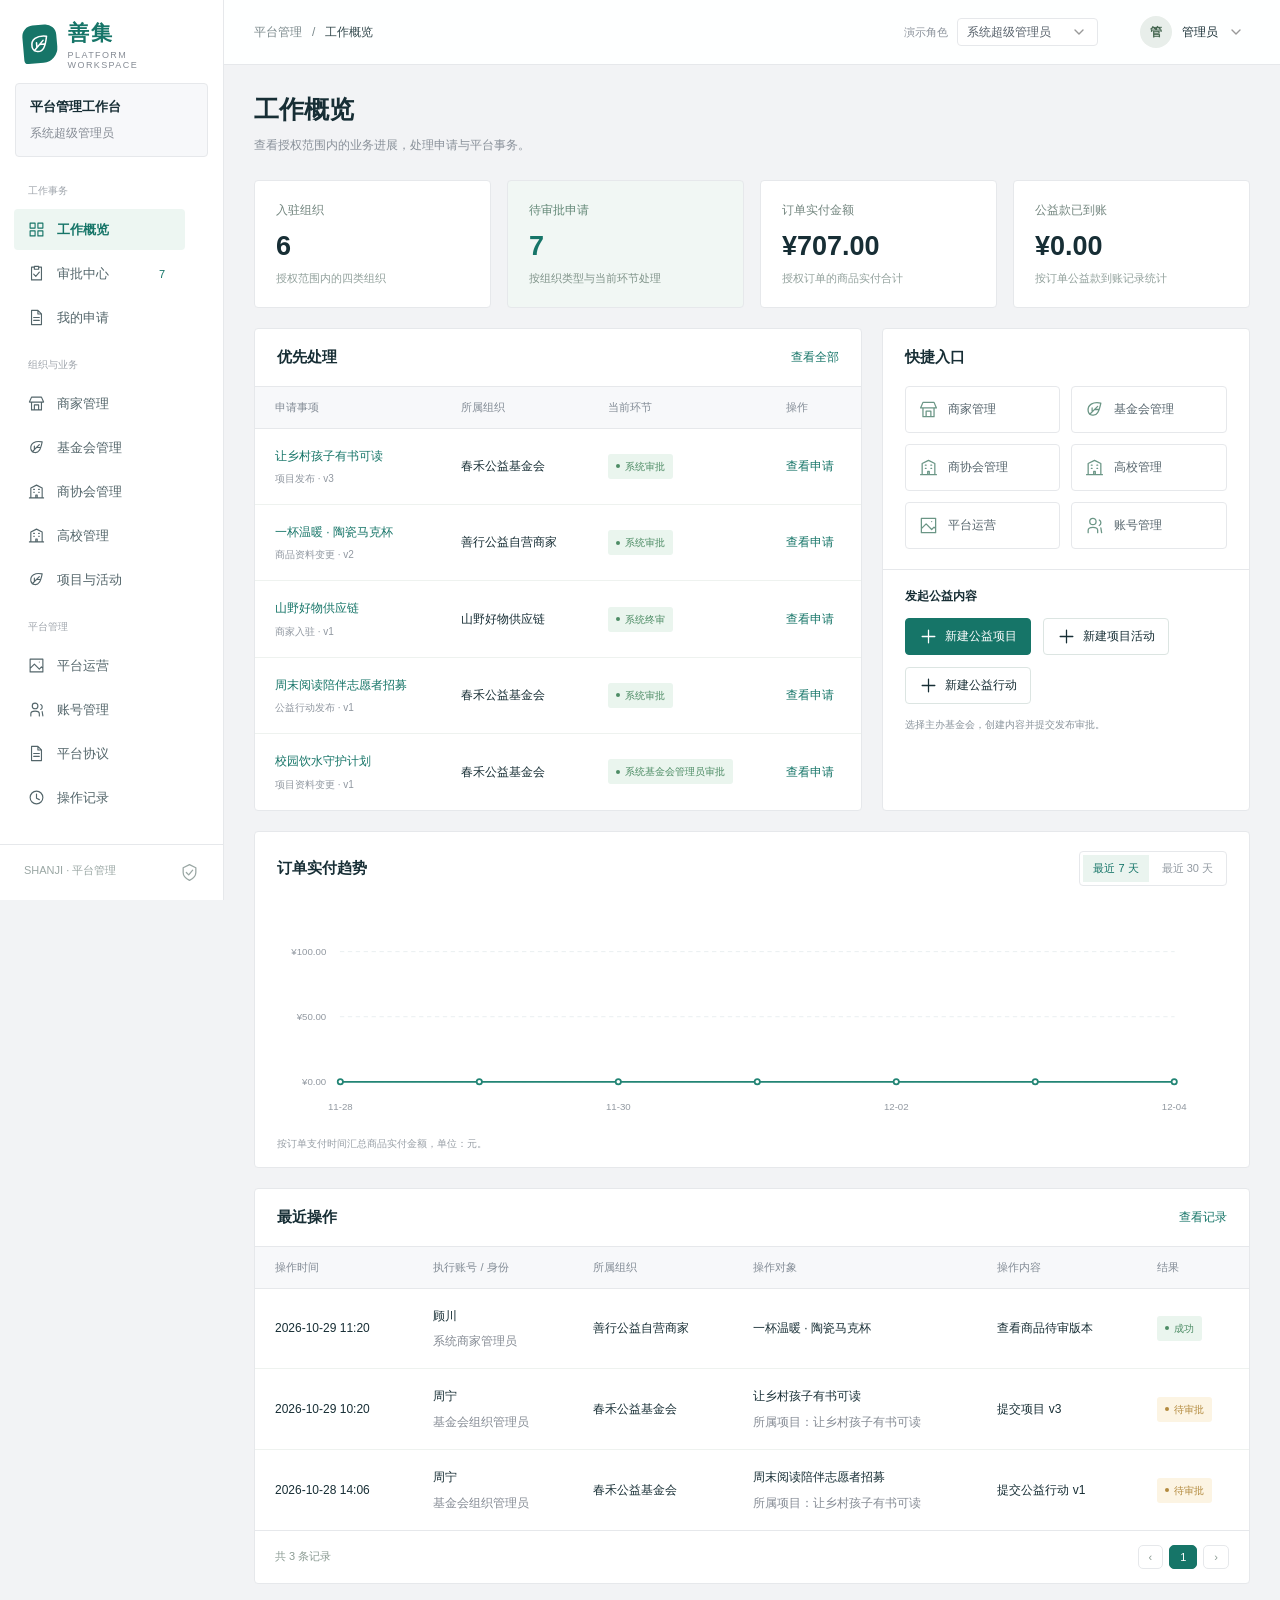
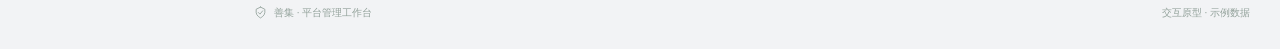
<file: workbench/roles/01-super-admin/index.html>
<!doctype html>
<html lang="zh-CN">
<head>
  <meta charset="UTF-8">
  <meta name="viewport" content="width=device-width, initial-scale=1">
  <meta name="color-scheme" content="light">
  <title>善集平台管理工作台</title>
  <link rel="stylesheet" href="styles.css">
  <link rel="stylesheet" href="platform.css">
</head>
<body>
  <div id="app"></div>
  <div id="overlay"></div>
  <div id="toast" role="status" aria-live="polite"></div>
  <script src="../shared/order-rules.js"></script><script src="../shared/shipping-templates.js"></script><script src="../shared/data.js"></script><script src="../shared/customer-service.js"></script><script src="app.js"></script><script src="platform.js"></script>
</body>
</html>
</file>
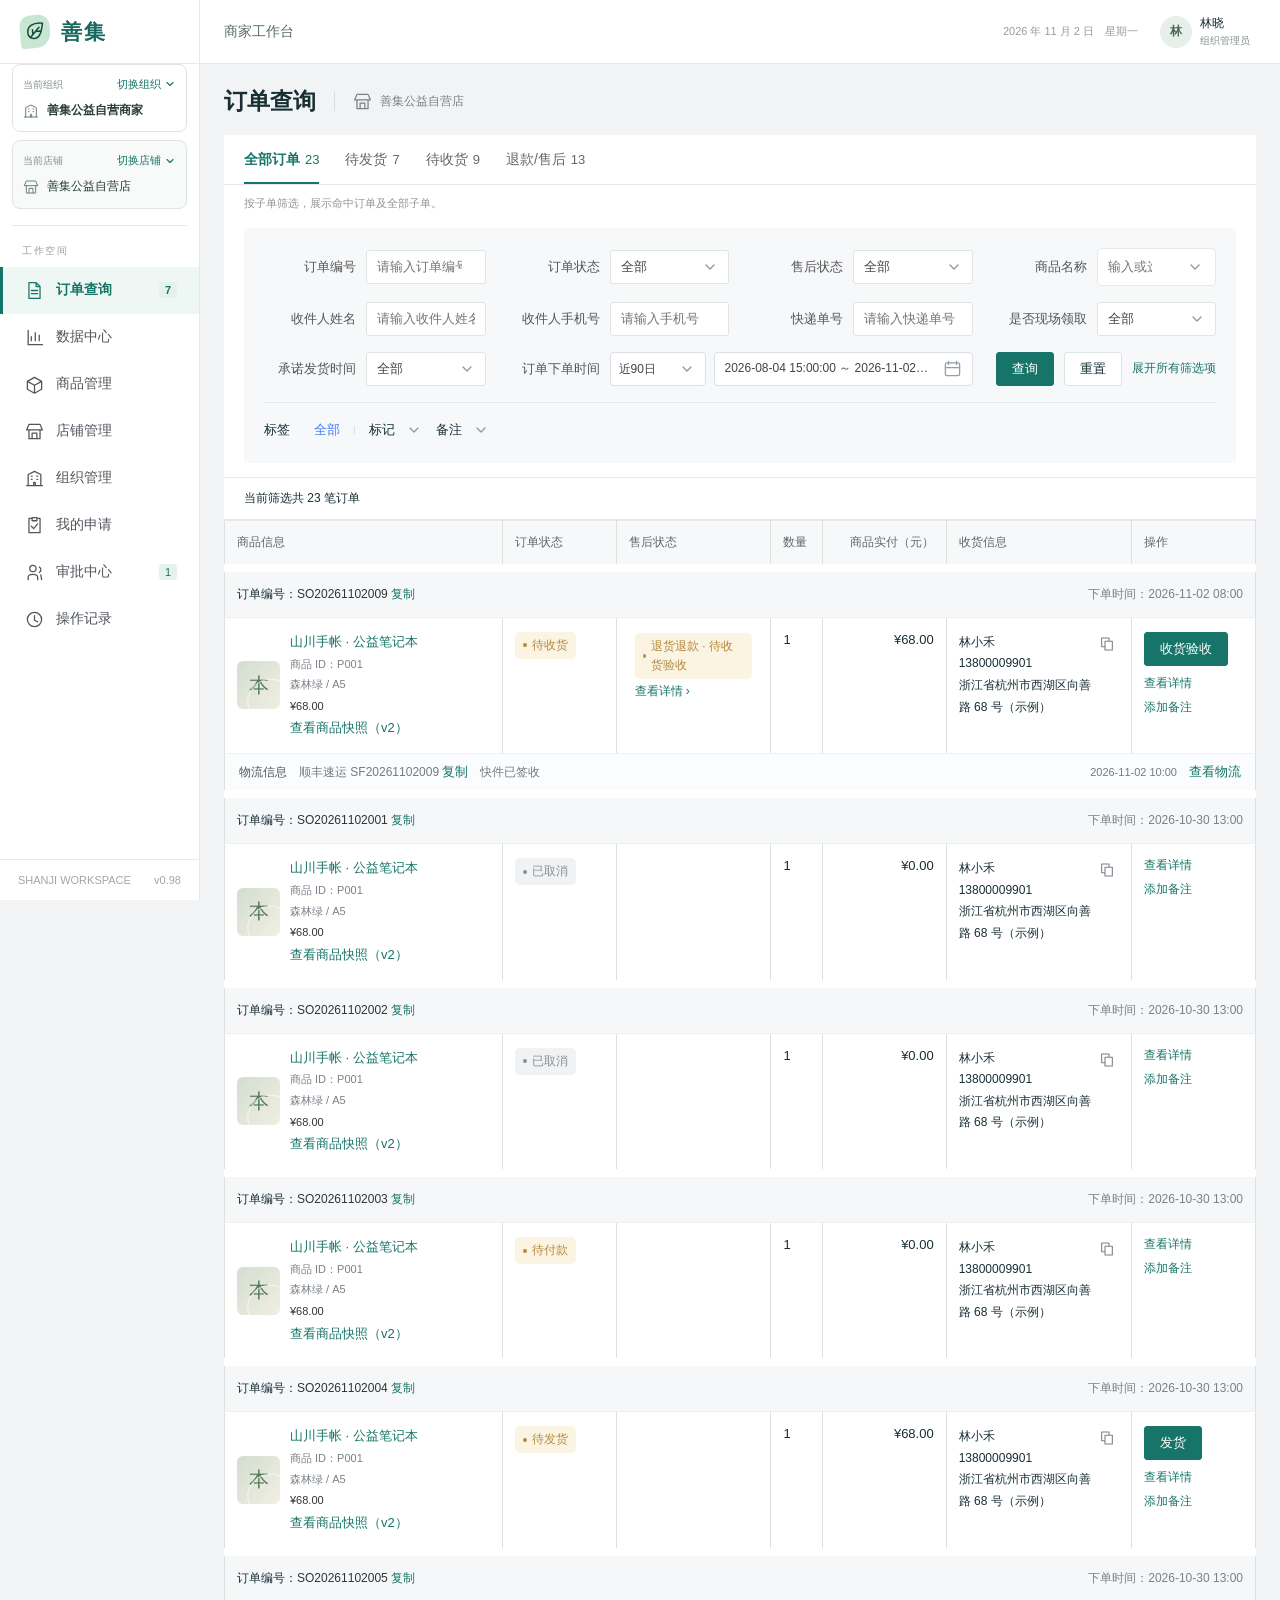
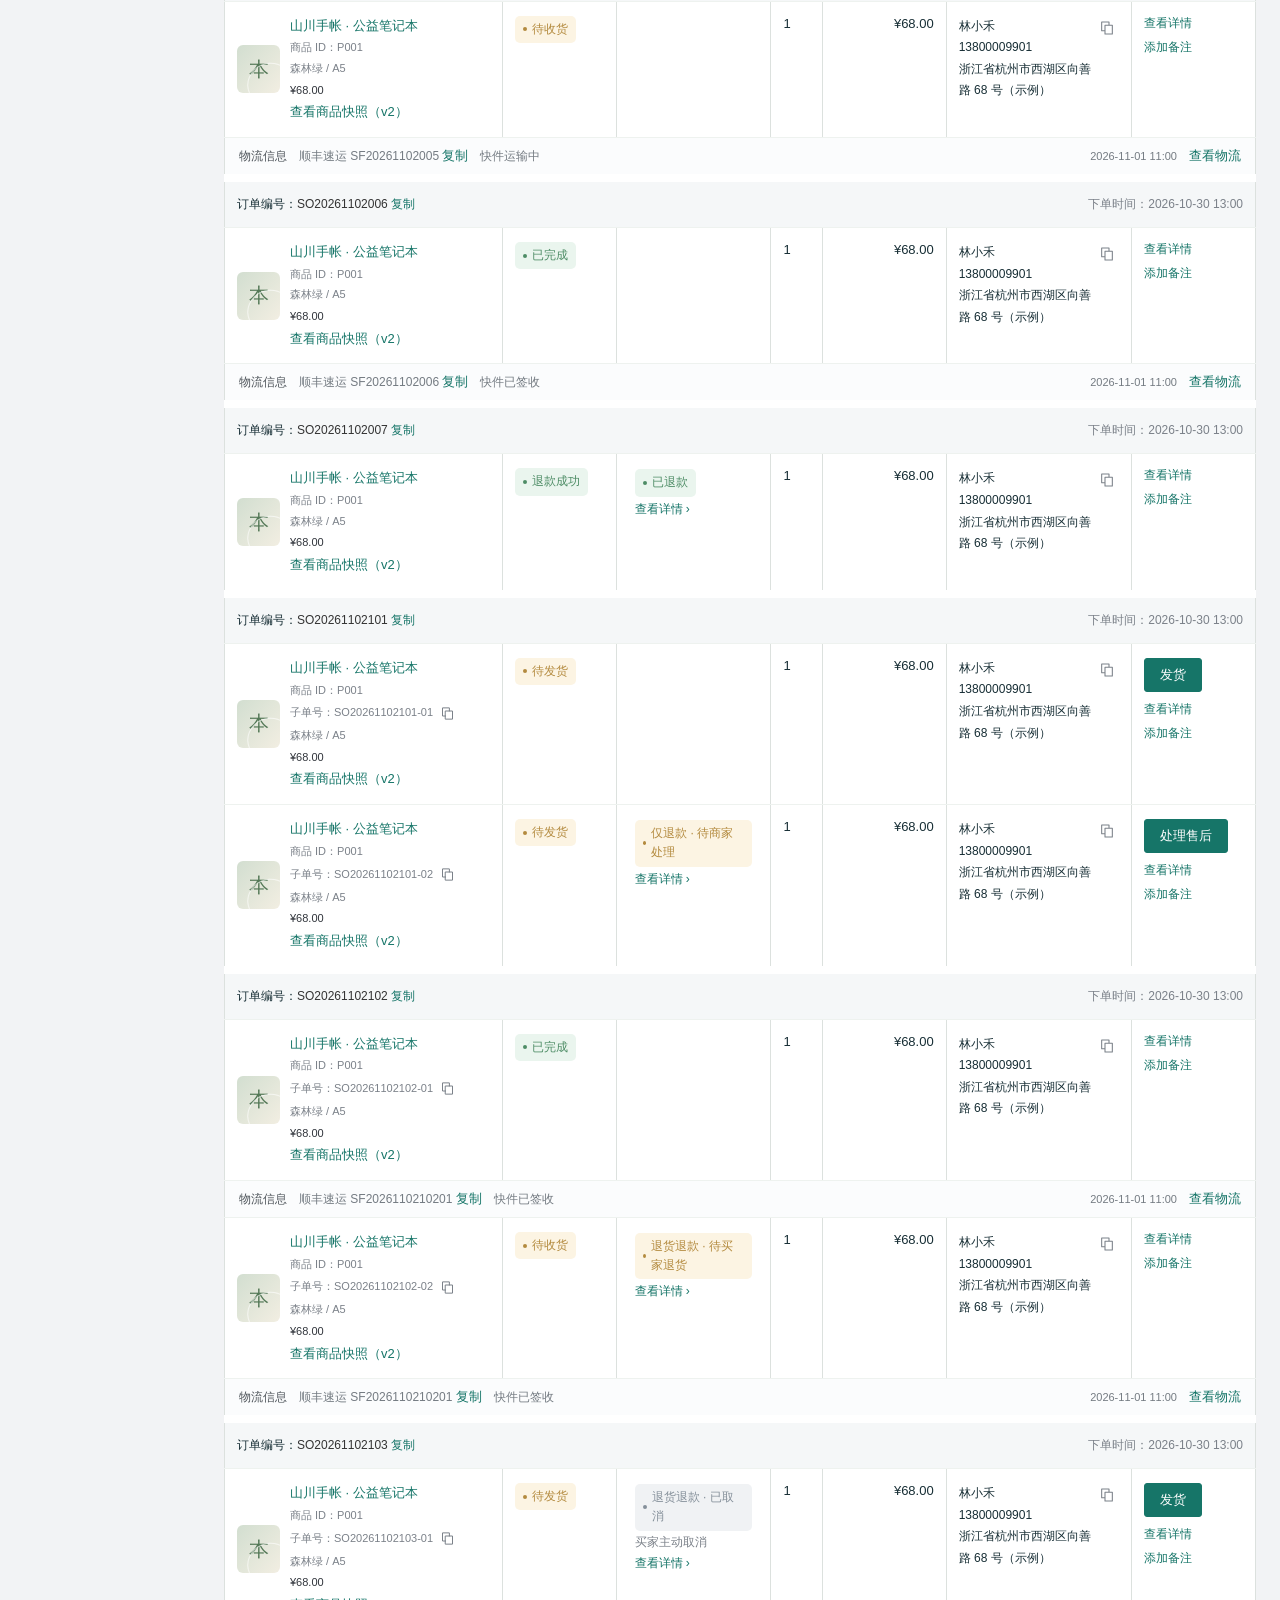
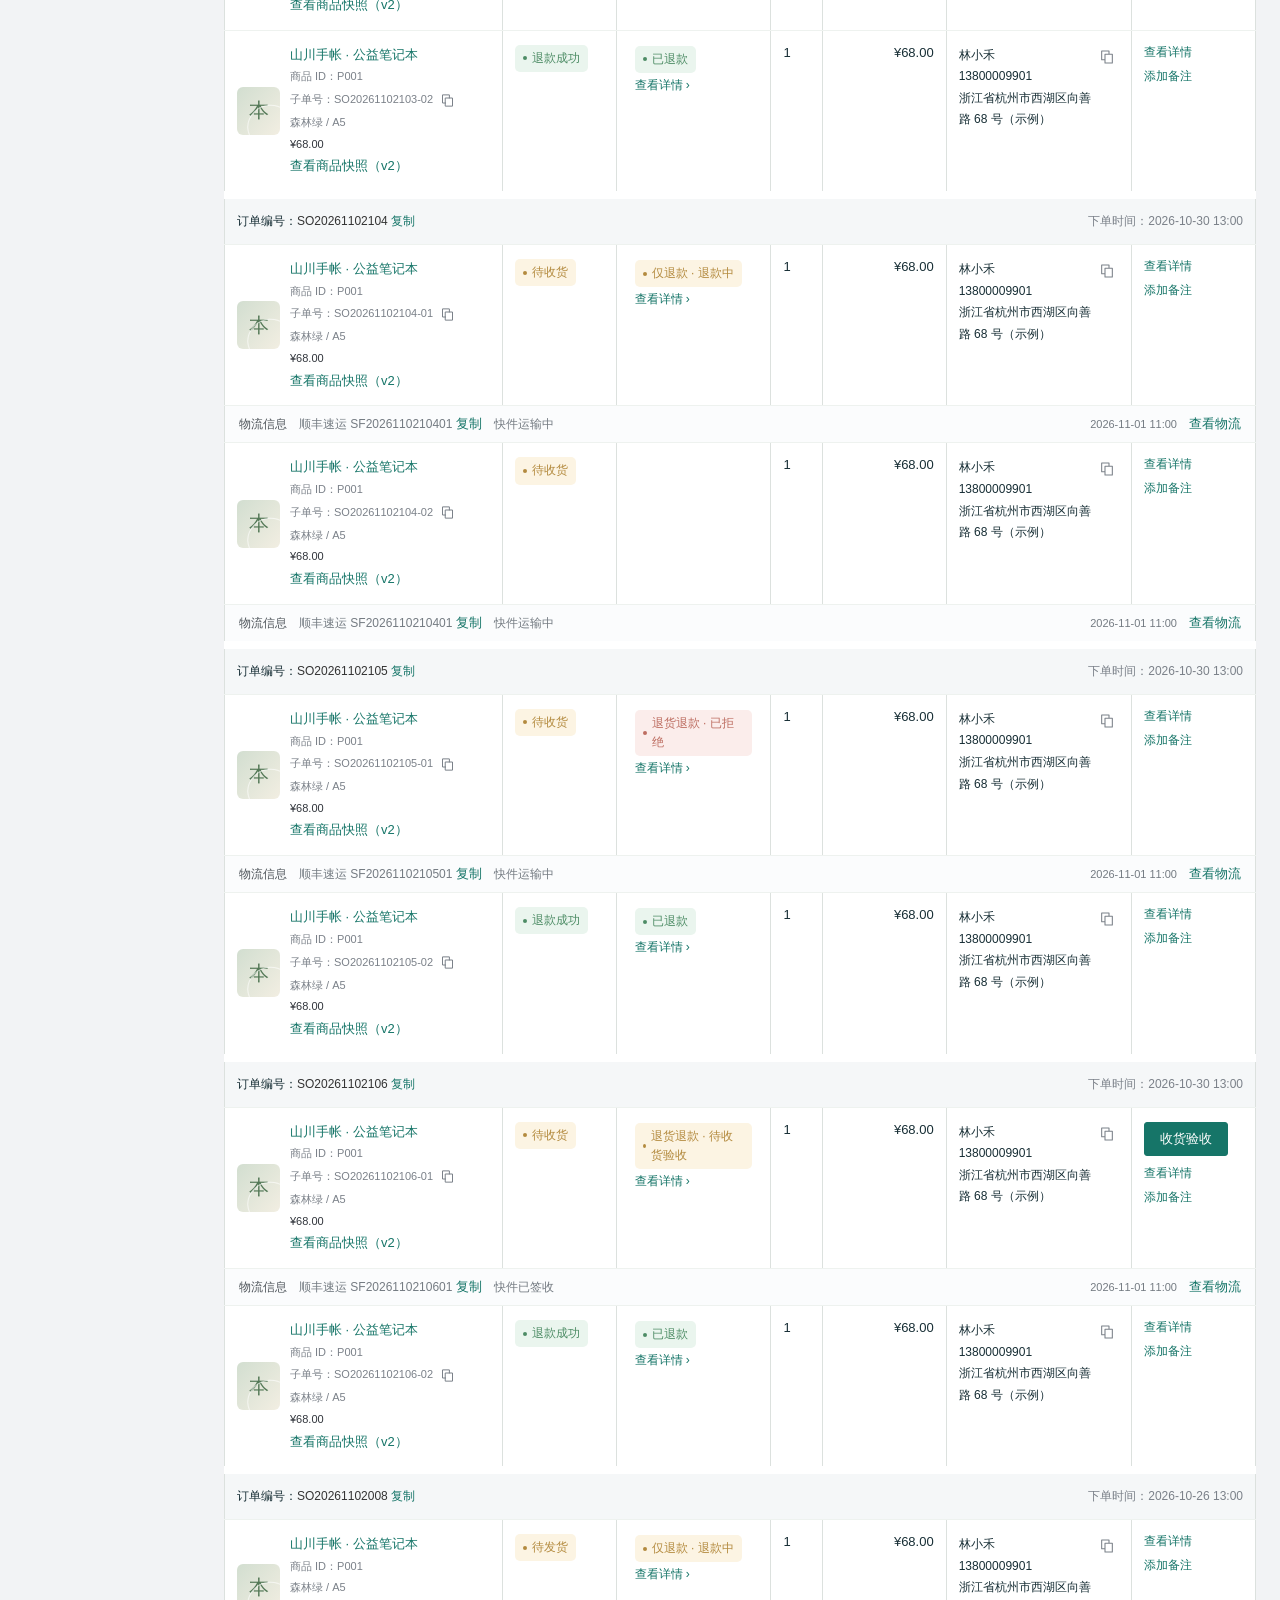
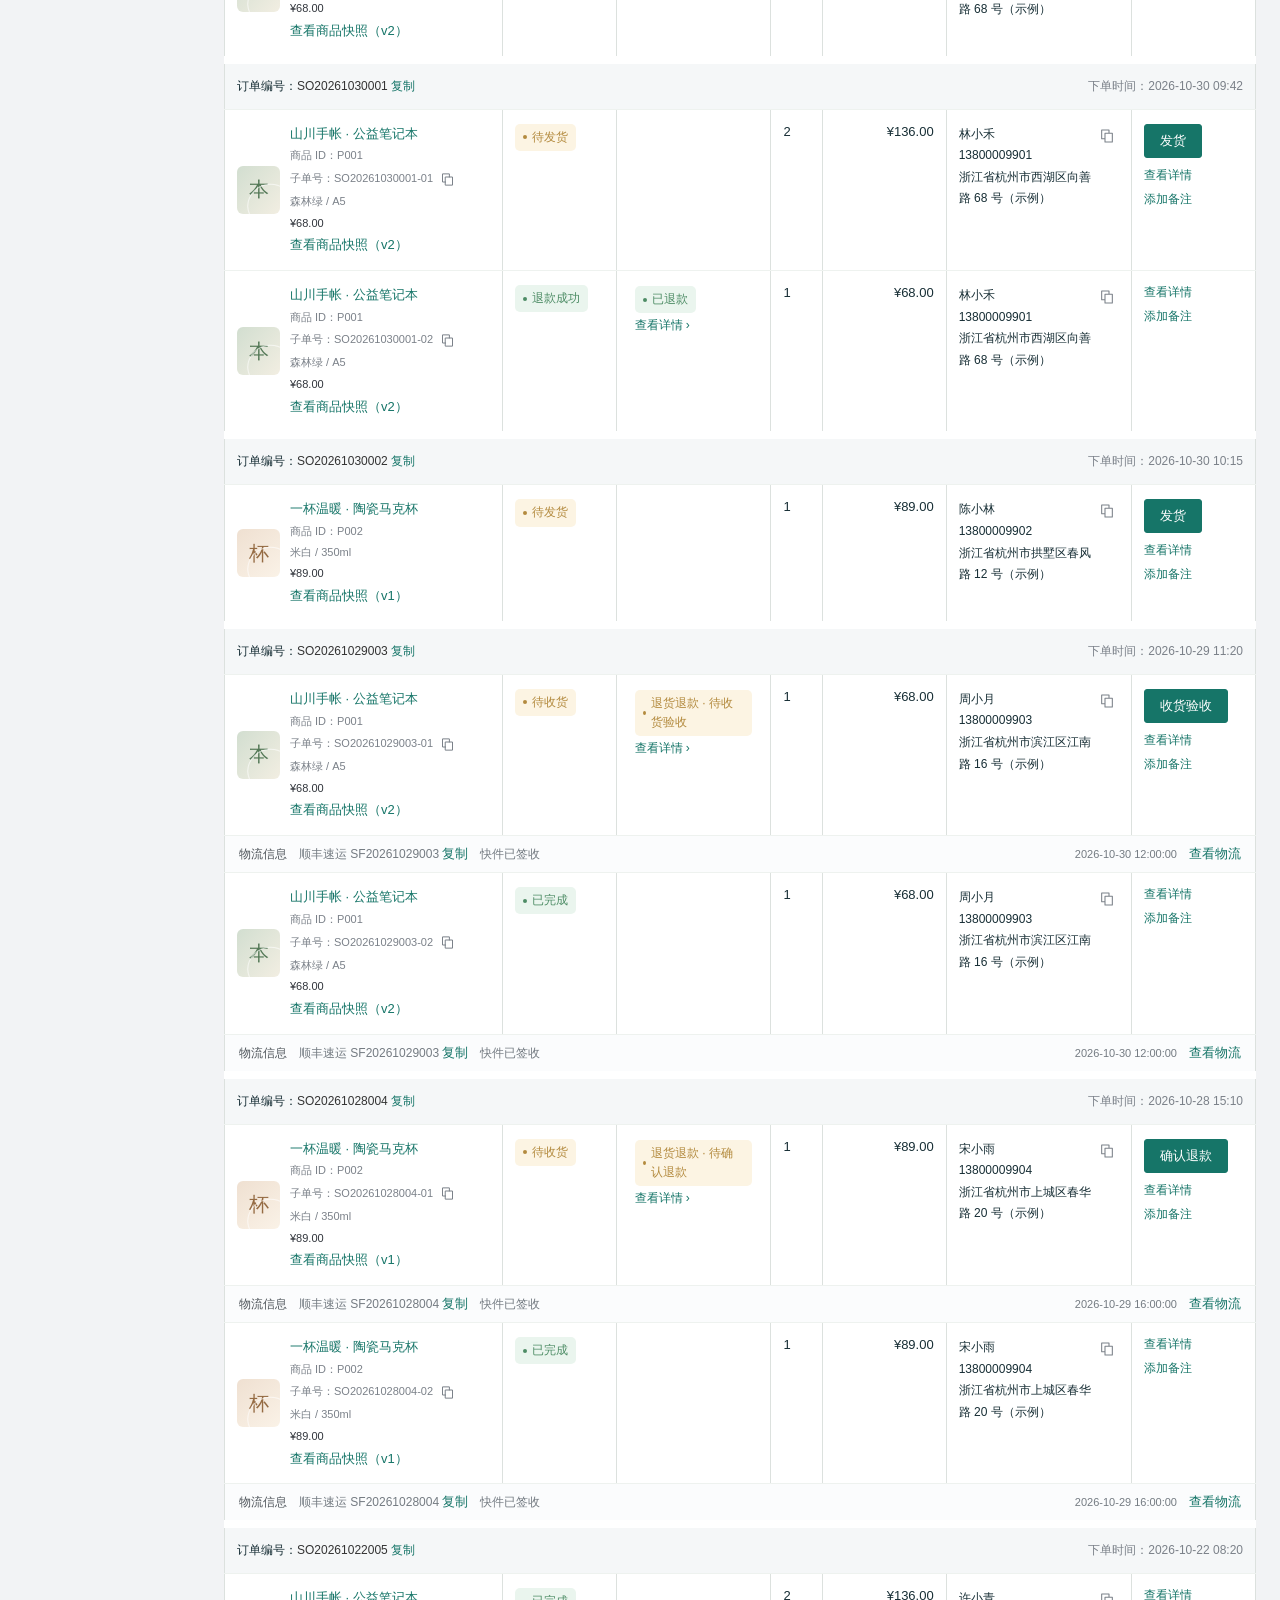
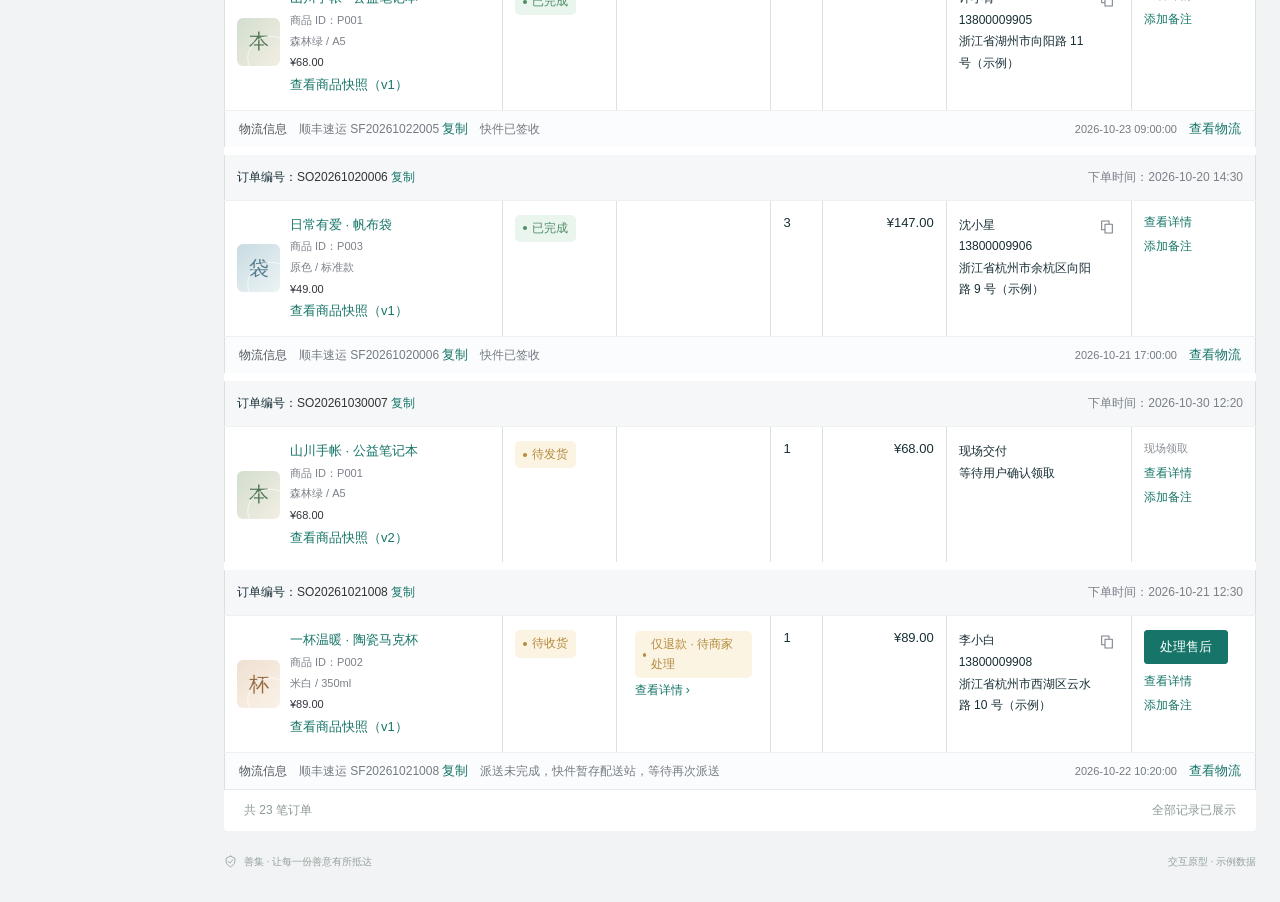
<file: workbench/roles/02-merchant/index.html>
<!doctype html>
<html lang="zh-CN"><head><meta charset="utf-8"><meta name="viewport" content="width=device-width, initial-scale=1"><meta name="color-scheme" content="light"><title>商家工作台 · 善集</title><link rel="stylesheet" href="../shared/base.css"><link rel="stylesheet" href="../shared/organization.css"><link rel="stylesheet" href="../shared/workspace.css"><link rel="stylesheet" href="merchant.css"><link rel="stylesheet" href="analytics.css"></head>
<body data-role="merchant"><div id="app"></div><div id="overlay"></div><div id="toast" role="status" aria-live="polite"></div><script src="../shared/order-rules.js"></script><script src="../shared/shipping-templates.js"></script><script src="../shared/data.js"></script><script src="../shared/customer-service.js"></script><script src="../shared/qrcodegen.js"></script><script src="analytics.js"></script><script src="../shared/date-range-picker.js"></script><script src="../shared/collaboration.js"></script><script src="../shared/organization.js"></script></body></html>
</file>
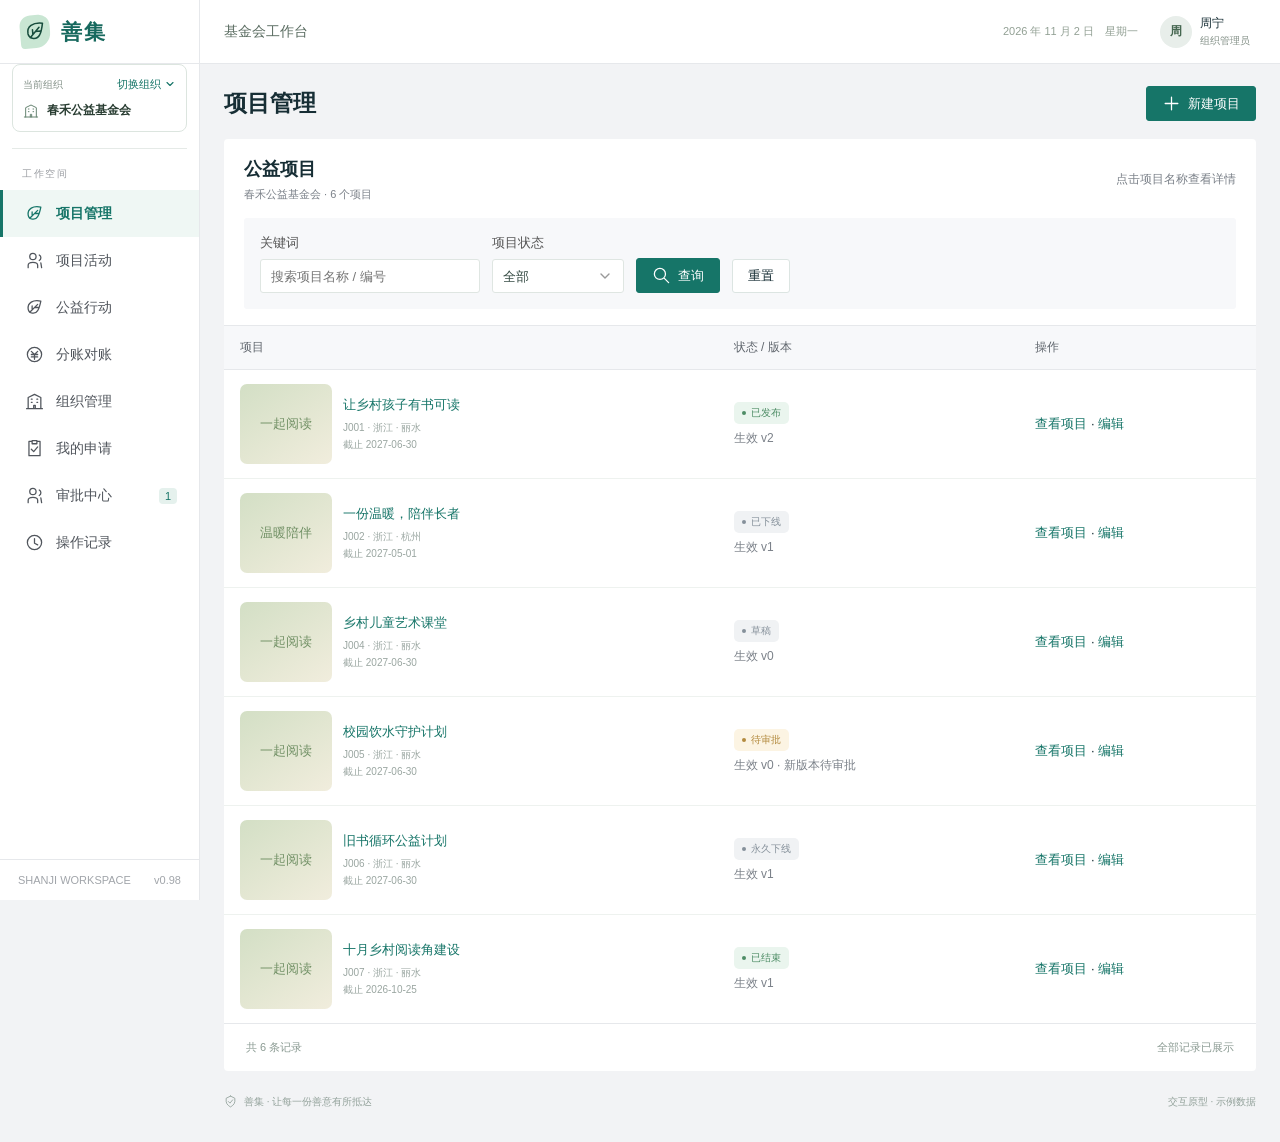
<file: workbench/roles/03-foundation/index.html>
<!doctype html>
<html lang="zh-CN"><head><meta charset="utf-8"><meta name="viewport" content="width=device-width, initial-scale=1"><meta name="color-scheme" content="light"><title>基金会工作台 · 善集</title><link rel="stylesheet" href="../shared/base.css"><link rel="stylesheet" href="../shared/organization.css"><link rel="stylesheet" href="../shared/workspace.css"><link rel="stylesheet" href="../shared/foundation-profile.css"><link rel="stylesheet" href="../shared/date-range-picker.css"><link rel="stylesheet" href="../../../content-body.css"></head>
<body data-role="foundation"><div id="app"></div><div id="overlay"></div><div id="toast" role="status" aria-live="polite"></div><script src="../shared/order-rules.js"></script><script src="../shared/shipping-templates.js"></script><script src="../shared/data.js"></script><script src="../shared/customer-service.js"></script><script src="../shared/collaboration.js"></script><script src="../../../content-body.js"></script><script src="../shared/content-editor.js"></script><script src="../shared/content-preview.js"></script><script src="../shared/date-range-picker.js"></script><script src="../shared/foundation-profile.js"></script><script src="../shared/organization.js"></script></body></html>
</file>
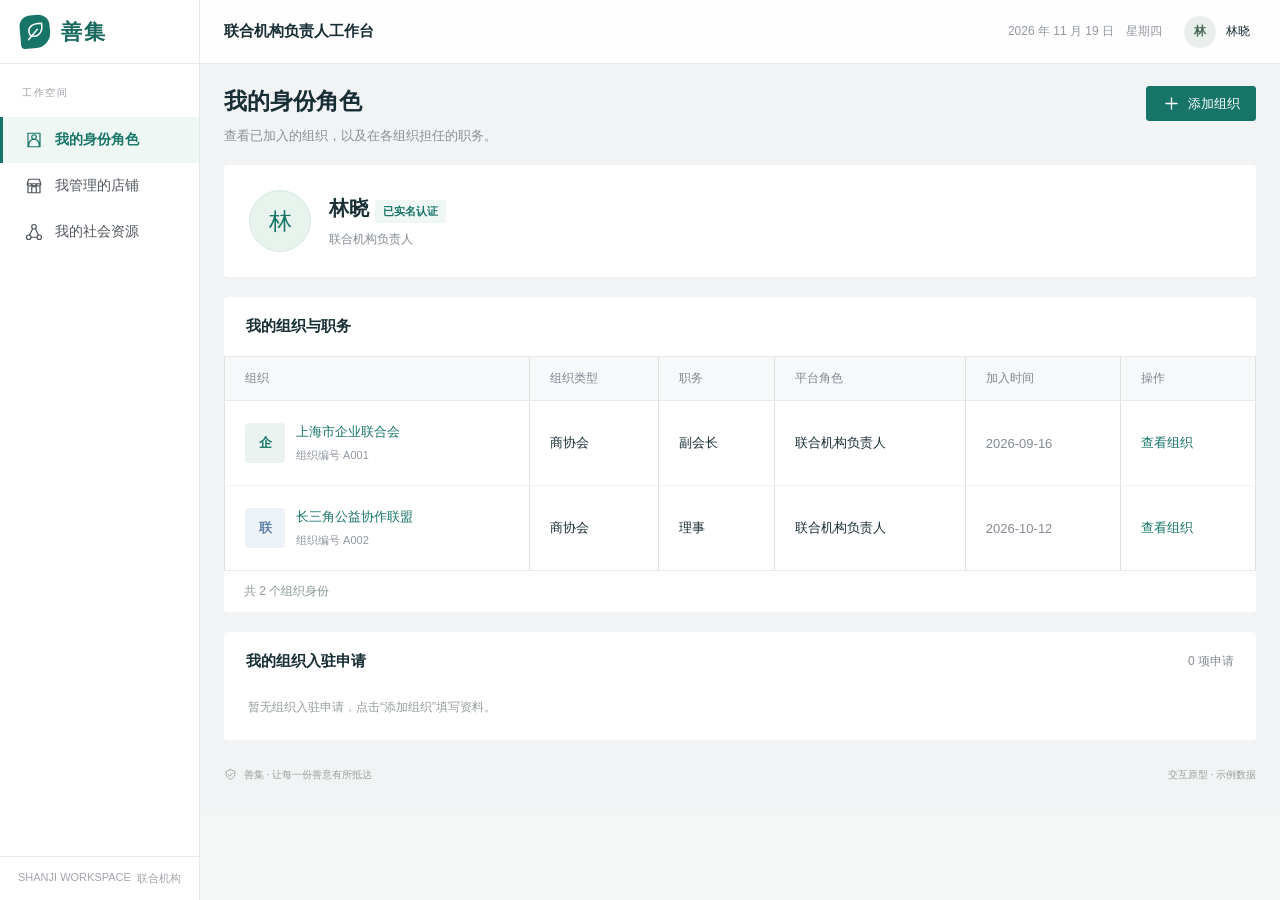
<file: workbench/roles/04-association/index.html>
<!doctype html>
<html lang="zh-CN"><head><meta charset="utf-8"><meta name="viewport" content="width=device-width,initial-scale=1"><meta name="color-scheme" content="light"><title>联合机构负责人工作台 · 善集</title><link rel="stylesheet" href="../shared/base.css"><link rel="stylesheet" href="../02-merchant/merchant.css"><link rel="stylesheet" href="association.css"></head><body data-role="merchant" class="association"><div id="app"></div><div id="overlay"></div><div id="toast" role="status" aria-live="polite"></div><script src="../shared/qrcodegen.js"></script><script src="association.js"></script></body></html>
</file>
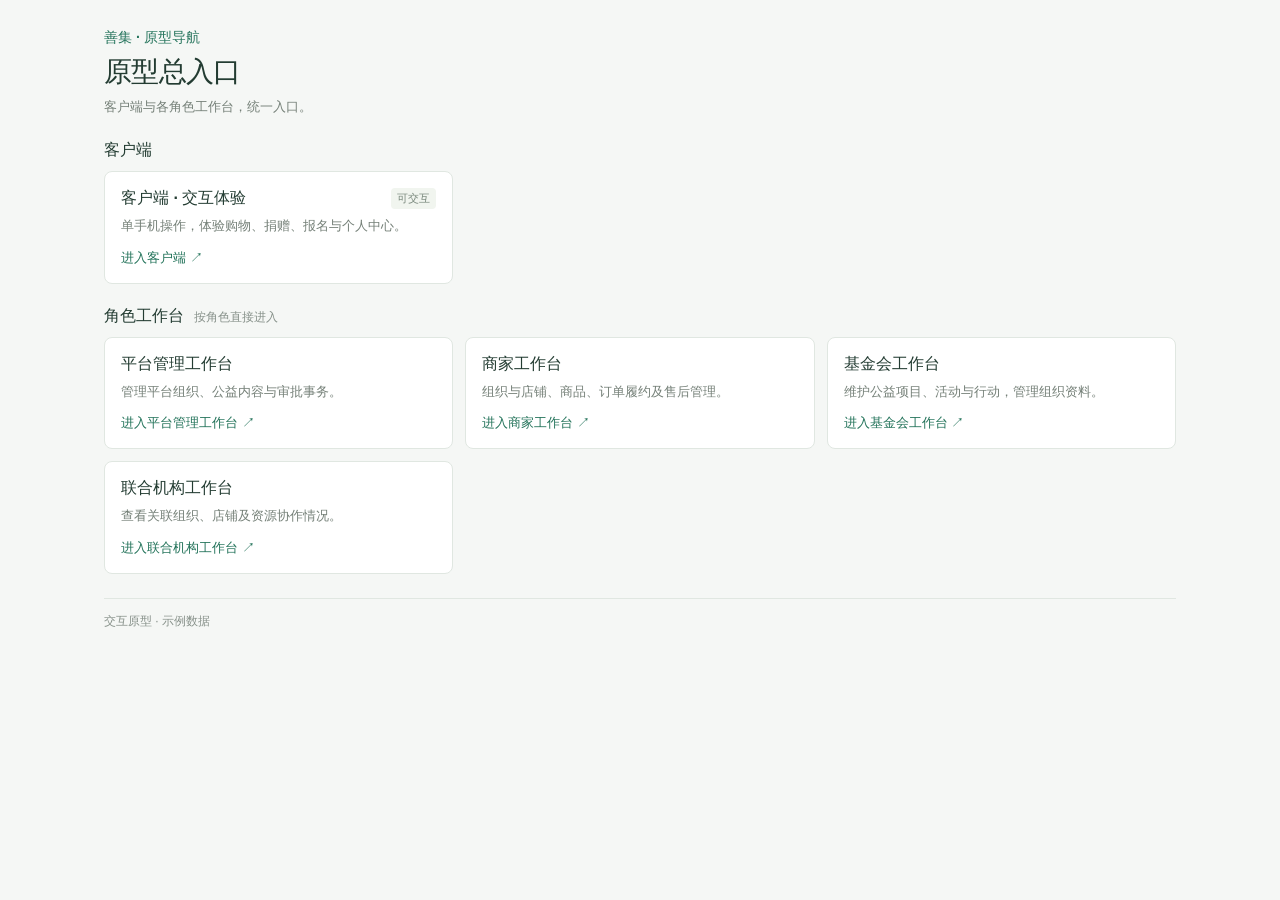
<file: prototypes.html>
<!doctype html>
<html lang="zh-CN"><head><meta charset="utf-8"><meta name="viewport" content="width=device-width,initial-scale=1"><title>善集 · 原型总入口</title><style>
:root{font-family:-apple-system,BlinkMacSystemFont,"PingFang SC","Microsoft YaHei",sans-serif;color:#233c32;background:#f5f7f5;font-synthesis:none}*{box-sizing:border-box}body{margin:0}main{max-width:1120px;margin:auto;padding:28px 24px 40px}header{display:flex;align-items:center;justify-content:space-between;gap:16px;margin-bottom:20px}.brand{font-size:14px;font-weight:650;color:#25745c}h1{font-size:28px;margin:6px 0;letter-spacing:-.7px}p{margin:0;color:#758078;font-size:13px;line-height:1.6}a{color:#23735a;text-decoration:none}a:hover{text-decoration:underline}a:focus-visible,button:focus-visible,input:focus-visible,summary:focus-visible{outline:2px solid #287b60;outline-offset:3px}section{margin-top:22px;scroll-margin-top:16px}h2{font-size:16px;margin:0 0 10px}h2 small{font-size:12px;font-weight:400;color:#87918a;margin-left:10px}.grid{display:grid;grid-template-columns:repeat(3,minmax(0,1fr));gap:12px}.card{background:#fff;border:1px solid #e0e7e1;border-radius:8px;padding:16px;min-width:0}.card h3{display:flex;align-items:center;justify-content:space-between;gap:8px;font-size:16px;margin:0 0 7px}.badge{color:#78877b;background:#f1f5ef;font-size:11px;font-weight:400;padding:3px 6px;border-radius:4px;white-space:nowrap}.links{display:flex;flex-wrap:wrap;gap:8px 14px;margin-top:12px;font-size:13px}.primary{font-weight:600}.card .links+p{margin-top:10px}.muted{font-size:12px;color:#87918a}footer{margin-top:24px;padding-top:14px;border-top:1px solid #e0e7e1;font-size:12px;color:#87918a}[hidden]{display:none!important}@media(max-width:800px){.grid{grid-template-columns:repeat(2,minmax(0,1fr))}}@media(max-width:520px){main{padding:20px 16px 28px}header{align-items:flex-start;flex-direction:column;margin-bottom:14px}.search{width:100%}h1{font-size:25px}.grid,.card{padding:14px}section{margin-top:18px}}
</style></head>
<body><main><header><div><a class="brand" href="#">善集 · 原型导航</a><h1>原型总入口</h1><p>客户端与各角色工作台，统一入口。</p></div></header>

<section id="client"><h2>客户端</h2><div class="grid"><article class="card"><h3>客户端 · 交互体验<span class="badge">可交互</span></h3><p>单手机操作，体验购物、捐赠、报名与个人中心。</p><div class="links"><a class="primary" href="play.html">进入客户端 ↗</a></div></article></div></section>
<section id="workbenches"><h2>角色工作台<small>按角色直接进入</small></h2><div class="grid"><article class="card"><h3>平台管理工作台</h3><p>管理平台组织、公益内容与审批事务。</p><div class="links"><a class="primary" href="workbench/roles/01-super-admin/index.html">进入平台管理工作台 ↗</a></div></article><article class="card"><h3>商家工作台</h3><p>组织与店铺、商品、订单履约及售后管理。</p><div class="links"><a class="primary" href="workbench/roles/02-merchant/index.html?view=products&amp;org=M001&amp;shop=S001&amp;demoAccount=lin">进入商家工作台 ↗</a></div></article><article class="card"><h3>基金会工作台</h3><p>维护公益项目、活动与行动，管理组织资料。</p><div class="links"><a class="primary" href="workbench/roles/03-foundation/index.html?view=projects&amp;org=F001&amp;demoAccount=zhou">进入基金会工作台 ↗</a></div></article><article class="card"><h3>联合机构工作台</h3><p>查看关联组织、店铺及资源协作情况。</p><div class="links"><a class="primary" href="workbench/roles/04-association/index.html">进入联合机构工作台 ↗</a></div></article></div></section>

<footer>交互原型 · 示例数据</footer></main></body></html>
</file>
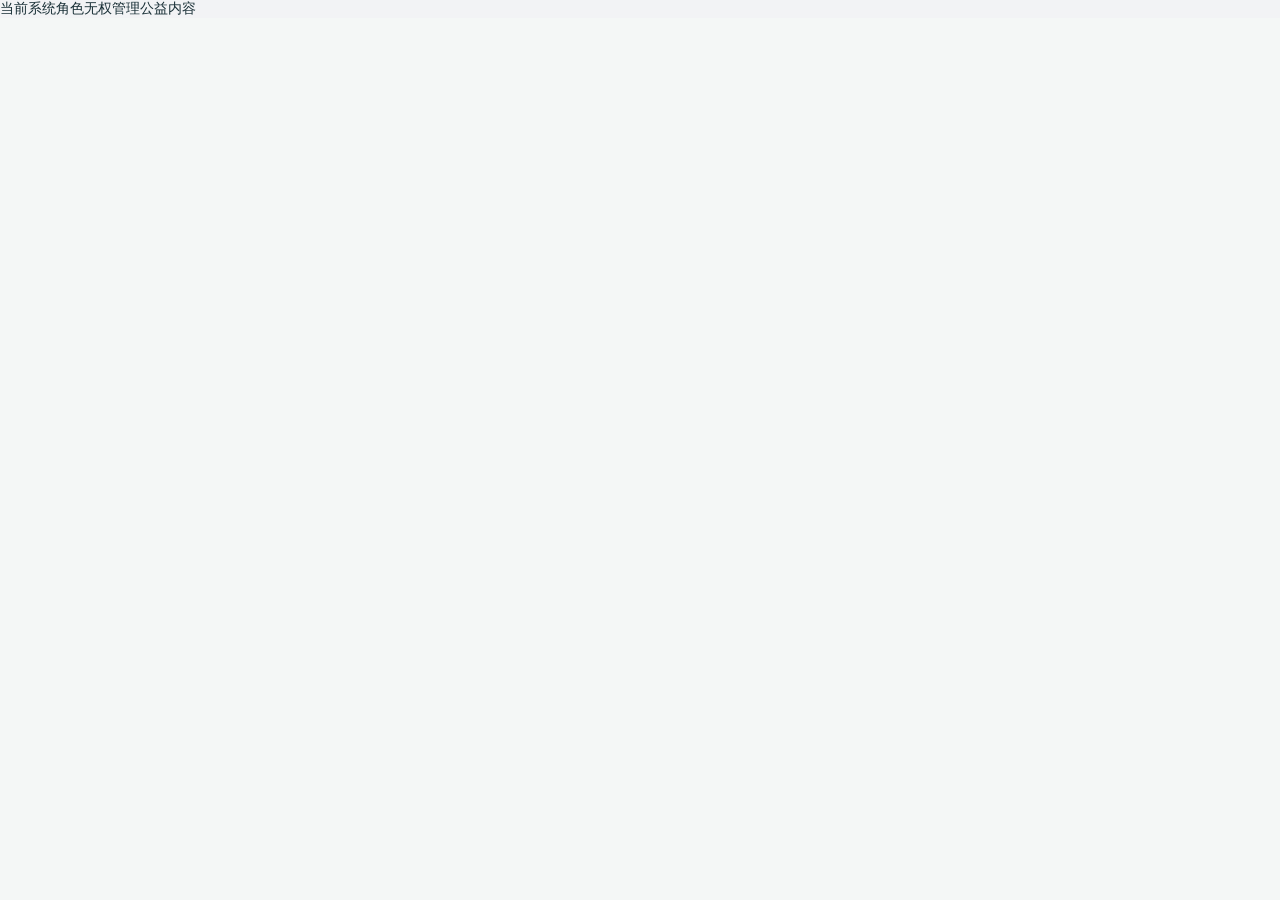
<file: workbench/roles/01-super-admin/foundation-content.html>
<!doctype html>
<html lang="zh-CN"><head><meta charset="utf-8"><meta name="viewport" content="width=device-width, initial-scale=1"><meta name="color-scheme" content="light"><title>公益内容管理 · 善集</title><link rel="stylesheet" href="../shared/base.css"><link rel="stylesheet" href="../shared/organization.css"><link rel="stylesheet" href="../shared/workspace.css"><link rel="stylesheet" href="../shared/foundation-profile.css"><link rel="stylesheet" href="../shared/date-range-picker.css"><link rel="stylesheet" href="../../../content-body.css"><link rel="stylesheet" href="foundation-content.css"></head>
<body data-role="foundation"><div id="app"></div><div id="overlay"></div><div id="toast" role="status" aria-live="polite"></div><script src="../shared/order-rules.js"></script><script src="../shared/shipping-templates.js"></script><script src="../shared/data.js"></script><script src="../shared/customer-service.js"></script><script src="../shared/collaboration.js"></script><script src="../../../content-body.js"></script><script src="../shared/content-editor.js"></script><script src="../shared/content-preview.js"></script><script src="../shared/date-range-picker.js"></script><script src="../shared/foundation-profile.js"></script><script src="foundation-content.js"></script><script src="../shared/organization.js"></script></body></html>
</file>
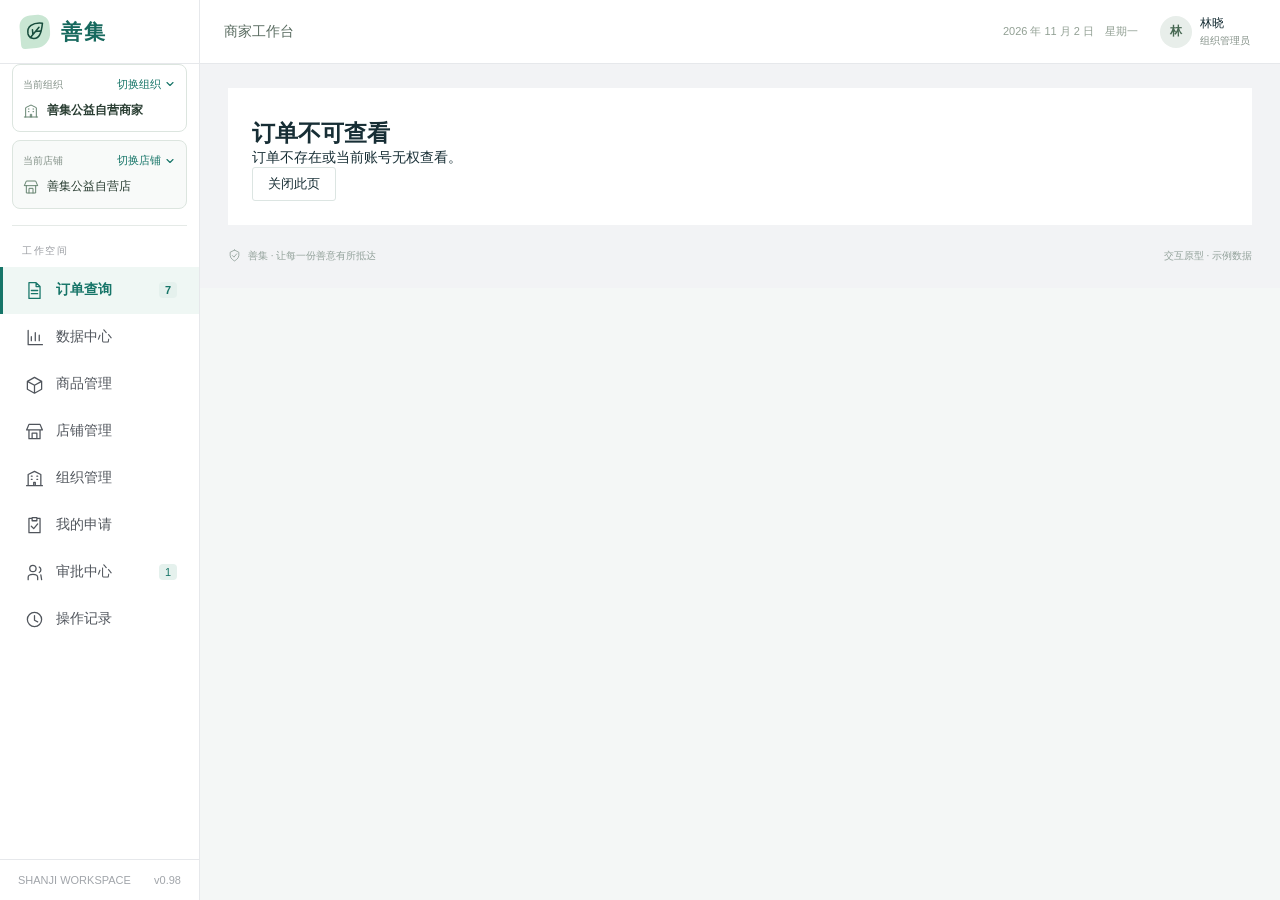
<file: workbench/roles/02-merchant/order.html>
<!doctype html>
<html lang="zh-CN"><head><meta charset="utf-8"><meta name="viewport" content="width=device-width, initial-scale=1"><meta name="color-scheme" content="light"><title>商家工作台 · 善集</title><link rel="stylesheet" href="../shared/base.css"><link rel="stylesheet" href="../shared/organization.css"><link rel="stylesheet" href="../shared/workspace.css"><link rel="stylesheet" href="merchant.css"></head>
<body data-page="order" data-role="merchant"><div id="app"></div><div id="overlay"></div><div id="toast" role="status" aria-live="polite"></div><script src="../shared/order-rules.js"></script><script src="../shared/shipping-templates.js"></script><script src="../shared/data.js"></script><script src="../shared/customer-service.js"></script><script src="../shared/collaboration.js"></script><script src="../shared/organization.js"></script></body></html>
</file>
<file: workbench/roles/01-super-admin/styles.css>
@import url("../../../dropdown.css");
:root{--ink:#172e35;--muted:#75848a;--line:#e6eceb;--green:#167568;--pale:#eaf5f1;--bg:#f4f7f6;--orange:#ab7324;--shadow:0 12px 45px #173a3020;font-family:Inter,-apple-system,BlinkMacSystemFont,"PingFang SC","Microsoft YaHei",sans-serif;color:var(--ink);font-size:14px;background:var(--bg)}
*{box-sizing:border-box}body{margin:0}button,input,select,textarea{font:inherit}button,a,input,select,textarea{outline-offset:4px}button{cursor:pointer}button:disabled{opacity:.5;cursor:default}a{color:var(--green)}button{border:0;background:none;color:inherit}svg{width:19px;height:19px;fill:none;stroke:currentColor;stroke-width:1.6;stroke-linecap:round;stroke-linejoin:round;flex-shrink:0}h1,h2,h3,p{margin:0}h1{font-size:27px;font-weight:650;letter-spacing:-.7px}h2{font-size:18px;font-weight:600}h3{font-size:14px;font-weight:600}.muted{color:var(--muted)}.mono{font-variant-numeric:tabular-nums;font-feature-settings:"tnum"}.tiny{font-size:12px}.spacer{flex:1}.flex{display:flex;align-items:center;gap:12px}.wrap{flex-wrap:wrap}.link{color:var(--green);font-weight:500;padding:0;text-align:left}.link:hover{text-decoration:underline}.btn{display:inline-flex;justify-content:center;align-items:center;gap:7px;min-height:37px;padding:8px 15px;border:1px solid #dce5e2;border-radius:7px;background:#fff;white-space:nowrap;font-size:13px;font-weight:500}.btn:hover{border-color:var(--green);background:#f8fcfa}.btn.primary{background:var(--green);color:white;border-color:var(--green)}.btn.primary:hover{background:#115e54}.btn.danger{color:#b24b44}.icon-btn{width:36px;height:36px;display:inline-flex;align-items:center;justify-content:center;border-radius:7px}.icon-btn:hover{background:var(--pale)}
.sidebar{position:fixed;inset:0 auto 0 0;width:224px;background:#fff;border-right:1px solid var(--line);display:flex;flex-direction:column;z-index:30}.brand{height:83px;display:flex;align-items:center;gap:11px;padding:0 25px}.brandmark{display:flex;align-items:center;justify-content:center;width:34px;height:38px;background:var(--green);border-radius:11px 11px 15px 4px;color:#fff;transform:rotate(-5deg)}.brandmark svg{width:23px;height:23px}.brand-title{font-size:21px;letter-spacing:2px;font-weight:700}.brand-sub{font-size:9px;letter-spacing:2px;color:var(--muted);margin-top:3px}.scope{margin:3px 16px 21px;padding:13px;background:#f6f8f7;border:1px solid #e8eeeb;border-radius:8px}.scope .tiny{margin-top:5px}.scope-dot{width:7px;height:7px;background:#4b9b81;display:inline-block;border-radius:50%;margin-right:7px}.nav-label{padding:0 27px 9px;color:#99a5a4;font-size:10px;letter-spacing:1.5px}.nav-item{width:calc(100% - 24px);margin:2px 12px;display:flex;gap:12px;align-items:center;border-radius:7px;padding:11px 14px;text-align:left;color:#53656a;font-size:13px}.nav-item:hover{background:#f4f7f5}.nav-item.active{color:var(--green);background:var(--pale);font-weight:600}.nav-item .count{margin-left:auto;background:#fff;color:var(--green);border-radius:4px;font-size:11px;padding:2px 6px}.nav-separator{height:1px;background:var(--line);margin:15px 25px}.sidebar nav{overflow-y:auto;flex:1}.sidebar-foot{padding:18px 24px;border-top:1px solid var(--line);font-size:11px;color:#9aa7a4;display:flex;justify-content:space-between}.workspace{margin-left:224px}.topbar{height:70px;border-bottom:1px solid var(--line);background:#ffffffed;display:flex;align-items:center;padding:0 34px;gap:16px;position:sticky;top:0;z-index:20}.crumb{font-size:12px;color:#7a898c;display:flex;align-items:center;gap:10px}.crumb span:last-child{color:#33494d}.admin-pill{padding:5px 9px;border-radius:5px;background:#f0f5f2;color:#64776c;font-size:11px}.avatar{height:32px;width:32px;display:grid;place-items:center;background:#e8eeea;color:#466751;border-radius:50%;font-size:12px;font-weight:600}.account{position:relative}.account-trigger{display:flex;align-items:center;gap:10px;font-size:12px}.account-menu{position:absolute;top:47px;right:0;width:176px;padding:6px;border:1px solid var(--line);background:#fff;border-radius:8px;box-shadow:var(--shadow)}.account-menu button{display:block;width:100%;text-align:left;padding:11px;border-radius:5px}.account-menu button:hover{background:var(--pale)}.mobile-menu{display:none}.main{max-width:1640px;margin:auto;padding:31px 34px 40px}.eyebrow{font-size:10px;letter-spacing:1.8px;color:#81938d;margin-bottom:9px;font-weight:600}.page-head{display:flex;align-items:center;justify-content:space-between;gap:15px;margin-bottom:25px}.description{margin-top:8px;color:var(--muted);font-size:12px;line-height:1.7}.head-side{text-align:right;font-size:11px;color:#8c9c97}.head-side strong{color:#60746c;font-weight:500;display:block;margin-bottom:6px}.stats{display:grid;grid-template-columns:repeat(4,1fr);gap:16px;margin-bottom:23px}.stat{background:#fff;border:1px solid var(--line);border-radius:9px;padding:19px 21px;position:relative;overflow:hidden}.stat .value{font-size:27px;font-weight:600;letter-spacing:-.5px;margin:12px 0 9px}.stat .value small{font-size:13px;color:var(--muted);font-weight:400;margin-left:4px}.stat .label{font-size:12px;color:#73867f}.stat .note{font-size:10px;color:#92a19c}.stat .stat-icon{position:absolute;top:17px;right:17px;color:#9db7ab}.stat.accent{background:var(--green);color:white;border-color:var(--green)}.stat.accent .label,.stat.accent .note,.stat.accent .stat-icon{color:#cee1d9}.card{background:#fff;border:1px solid var(--line);border-radius:10px;overflow:hidden;margin-bottom:20px}.card-head{display:flex;gap:12px;align-items:center;justify-content:space-between;padding:20px 22px 0}.card-head .subtitle{font-size:11px;color:var(--muted);margin-top:6px}.card-body{padding:22px}.filters{display:flex;align-items:end;gap:12px;flex-wrap:wrap;padding:21px 22px}.field{display:flex;flex-direction:column;gap:7px;font-size:11px;color:#71817c}.field input,.field select{height:36px;border:1px solid #dfe6e2;border-radius:6px;background:#fff;color:#344a43;padding:0 10px;min-width:132px}.field input[type=search]{min-width:220px}.field.grow{flex:1}.field.grow input{width:100%}.filters .btn{min-height:36px}.table-wrap{overflow-x:auto}table{width:100%;border-collapse:collapse;text-align:left;font-size:12px;white-space:nowrap}th{background:#f7f9f8;font-weight:500;color:#819088;font-size:11px;padding:13px 20px;border-top:1px solid var(--line);border-bottom:1px solid var(--line)}td{padding:19px 20px;border-bottom:1px solid #eef2ef;vertical-align:middle}tbody tr:last-child td{border-bottom:0}tbody tr:hover{background:#fbfdfb}td.num,th.num{text-align:right}.entity{display:flex;align-items:center;gap:11px;min-width:170px}.entity-mark{height:36px;width:36px;border-radius:9px;display:grid;place-items:center;background:#eef3ec;color:#69805d;font-size:13px;font-weight:600;flex-shrink:0}.entity-mark.blue{background:#edf1f8;color:#6b80a5}.entity-mark.orange{background:#f8f0e5;color:#ad8852}.entity small{display:block;color:#9aa6a1;font-size:10px;margin-top:5px}.status{display:inline-flex;align-items:center;gap:5px;padding:4px 8px;border-radius:5px;font-size:10px;background:#eaf5ee;color:#4d8c65;white-space:nowrap}.status:before{content:"";height:4px;width:4px;background:currentColor;border-radius:50%}.status.pending{background:#fcf4e3;color:#b38a3e}.status.gray{background:#f0f2f4;color:#85909a}.status.red{background:#fbedeb;color:#bd6d61}.table-footer{border-top:1px solid var(--line);padding:16px 22px;display:flex;align-items:center;justify-content:space-between;font-size:11px;color:#8b9b93}.pages{display:flex;gap:6px}.pages span{padding:5px 10px;border:1px solid var(--line);border-radius:5px}.pages .selected{color:white;background:var(--green);border-color:var(--green)}.footer-note{display:flex;align-items:center;gap:7px;font-size:10px;color:#93a29b;line-height:1.7}.footer-note svg{width:13px;height:13px}.tabs{display:flex;gap:26px;padding:0 22px;border-bottom:1px solid var(--line);overflow-x:auto;white-space:nowrap}.tab{padding:17px 0 14px;color:#75877d;font-size:12px;border-bottom:2px solid transparent}.tab.active{border-bottom-color:var(--green);color:var(--green);font-weight:600}.tabs.compact{gap:20px;padding:0 18px}.tabs.compact .tab{font-size:11px}.back{display:inline-flex;align-items:center;gap:6px;color:#74867c;font-size:11px;margin-bottom:20px;padding:0}.back svg{width:14px;height:14px}.detail-heading{display:flex;gap:15px;align-items:center}.detail-heading .entity-mark{width:50px;height:50px;font-size:21px;border-radius:12px}.detail-meta{display:flex;gap:16px;margin-top:10px;color:#85958c;font-size:11px}.kv{display:grid;grid-template-columns:repeat(2,minmax(0,1fr));gap:26px 35px}.kv dt{font-size:11px;color:#8b9b94;margin:0 0 8px}.kv dd{font-size:13px;margin:0;line-height:1.7;overflow-wrap:anywhere}.section-title{font-size:13px;margin-bottom:22px}.section-title:before{content:"";display:inline-block;background:var(--green);width:3px;height:12px;vertical-align:-1px;margin-right:8px;border-radius:2px}.divider{height:1px;background:var(--line);margin:26px 0}.shop-layout{display:grid;grid-template-columns:215px minmax(0,1fr);min-height:430px}.shop-list{border-right:1px solid var(--line);padding:18px 12px;background:#fafcfb}.shop-list input{width:100%;min-width:0;height:33px;padding:0 9px;margin-bottom:14px;border:1px solid var(--line);border-radius:5px}.shop-item{padding:14px 11px;margin:5px 0;text-align:left;width:100%;border-radius:7px;border:1px solid transparent;font-size:12px}.shop-item small{display:block;color:#96a49b;margin-top:8px;font-size:10px}.shop-item.active{background:#edf5ee;border-color:#dbe9df;color:var(--green)}.shop-content{min-width:0}.shop-title{padding:18px;font-size:13px;font-weight:600;display:flex;align-items:center;gap:10px}.shop-content .card-body{padding:21px}.shop-content td,.shop-content th{padding:15px 13px}.inline-summary{display:flex;gap:28px;padding:20px 22px;flex-wrap:wrap;background:#fbfcfb;border-bottom:1px solid var(--line)}.inline-summary small{display:block;font-size:10px;color:#8b9b93;margin-bottom:6px}.inline-summary strong{font-size:19px;font-weight:600}.empty{text-align:center;padding:62px 20px;color:#8a9b91;line-height:2;font-size:12px}.empty svg{height:32px;width:32px;display:block;margin:0 auto 12px;color:#a6bab0}.timeline{display:grid;gap:22px}.timeline-item{padding-left:22px;border-left:1px solid #dce7df;position:relative;font-size:12px;line-height:1.8}.timeline-item:before{content:"";position:absolute;left:-4px;top:5px;width:7px;height:7px;border-radius:50%;background:#79a58b}.timeline-item small{display:block;color:#94a299;margin-top:5px;font-size:10px}.notice{padding:12px 15px;background:#f4f8f3;border:1px solid #e6eee2;border-radius:7px;font-size:11px;line-height:1.8;color:#688160;margin-bottom:19px}.banner-art{background:#e8efe2;border-radius:8px;padding:24px;color:#476846;position:relative;overflow:hidden;min-height:130px}.banner-art:after{content:"";position:absolute;right:14px;top:17px;width:120px;height:120px;border:23px solid #d2e0c3;border-radius:50%}.banner-art small{letter-spacing:2px;font-size:9px}.banner-art h3{font-size:22px;margin-top:11px;position:relative;z-index:1}.banner-art p{margin-top:8px;font-size:11px}.banner-grid{display:grid;grid-template-columns:repeat(2,1fr);gap:18px}.banner-item{border:1px solid var(--line);border-radius:8px;padding:12px}.banner-caption{padding:14px 2px 2px;display:flex;gap:12px;align-items:center;justify-content:space-between}.banner-caption p{font-size:11px;color:var(--muted);margin-top:5px}
.overlay-shade{position:fixed;inset:0;background:#152f3045;z-index:70;display:flex;align-items:center;justify-content:center;padding:25px}.dialog{width:min(590px,100%);background:#fff;border-radius:12px;box-shadow:var(--shadow);max-height:calc(100dvh - 40px);overflow:auto}.dialog.wide{width:min(770px,100%)}.dialog-head{display:flex;align-items:center;justify-content:space-between;padding:20px 24px;border-bottom:1px solid var(--line)}.dialog-body{padding:24px;font-size:12px;line-height:1.8}.dialog-foot{padding:16px 24px;border-top:1px solid var(--line);display:flex;justify-content:flex-end;gap:9px}.form-grid{display:grid;grid-template-columns:1fr 1fr;gap:17px}.form-grid label{display:flex;flex-direction:column;gap:7px;color:#718077;font-size:12px}.form-grid .full{grid-column:1/-1}.form-grid input,.form-grid select,.form-grid textarea{border:1px solid #dce5df;border-radius:6px;padding:10px;color:var(--ink);width:100%;min-width:0}.form-grid textarea{min-height:95px;resize:vertical}.form-error{color:#b65b4d;font-size:12px;margin-top:13px;min-height:20px}.drawer-shade{align-items:stretch;justify-content:flex-end;padding:0}.drawer{background:#fff;width:min(760px,100%);height:100dvh;display:flex;flex-direction:column;box-shadow:var(--shadow)}.drawer.wide{width:min(1050px,100%)}.drawer-head{padding:24px;border-bottom:1px solid var(--line)}.drawer-body{overflow:auto;flex:1}.drawer .tabs{position:sticky;top:0;background:white;z-index:2}.drawer .card-body{padding:24px}.drawer .kv{gap:21px 30px}.drawer-foot{display:flex;justify-content:space-between;padding:17px 24px;border-top:1px solid var(--line);align-items:center}.status-banner{display:flex;align-items:center;gap:9px;color:var(--green);background:#edf5ef;padding:14px 24px;font-size:12px}.subrow td{background:#f7faf8;padding:22px}.account-menu[hidden]{display:none}#toast{position:fixed;bottom:30px;left:calc(50% + 90px);transform:translateX(-50%) translateY(20px);padding:12px 22px;background:#193c32;color:#fff;box-shadow:var(--shadow);border-radius:8px;font-size:12px;z-index:100;opacity:0;pointer-events:none;transition:.2s}#toast.visible{opacity:1;transform:translateX(-50%) translateY(0)}.mobile-veil{display:none}.review-grid{display:grid;grid-template-columns:1fr 230px;gap:25px}.preview-phone{max-width:310px;margin:0 auto;background:#f6f8f6;border:6px solid #243b33;border-radius:28px;overflow:hidden}.preview-phone .preview-top{padding:16px;text-align:center;background:white;font-size:12px}.preview-phone .card-body{padding:22px 18px}.preview-phone h2{line-height:1.6;font-size:19px}.preview-phone p{line-height:2;margin-top:12px;color:#789181}.preview-cover{height:145px;background:linear-gradient(140deg,#d9e7cc,#adcaac);display:flex;align-items:end;padding:18px;font-size:30px;color:#577d50}.audit-panel{background:#f7faf8;padding:17px;border-radius:8px;height:fit-content}.audit-panel .timeline-item{font-size:11px}.table-wrap:focus-visible{outline:2px solid var(--green);outline-offset:-2px}
@media(min-width:1650px){.main{padding-top:40px}.stats{gap:20px}.stat{padding:23px}.page-head{margin-bottom:30px}}
@media(max-width:1180px){.sidebar{width:195px}.workspace{margin-left:195px}.topbar{padding:0 22px}.main{padding:26px 22px}.stats{gap:10px}.stat{padding:16px}.stat .value{font-size:23px}.head-side{display:none}.shop-layout{grid-template-columns:180px minmax(0,1fr)}td,th{padding-left:15px;padding-right:15px}}
@media(max-width:760px){.sidebar{transform:translateX(-100%);width:224px;transition:transform .2s}.sidebar.open{transform:translateX(0)}.mobile-veil.visible{display:block;position:fixed;inset:0;background:#16392940;z-index:25}.workspace{margin-left:0}.topbar{height:60px;padding:0 13px;gap:9px}.mobile-menu{display:inline-flex}.admin-pill{display:none}.account-trigger .account-name{display:none}.main{padding:23px 15px}h1{font-size:23px}.page-head{margin-bottom:20px}.stats{grid-template-columns:repeat(2,minmax(0,1fr));gap:10px;margin-bottom:18px}.stat{padding:15px}.stat .value{font-size:23px}.stat .note{font-size:9px}.stat .stat-icon{display:none}.card-head{padding:17px 16px 0}.filters{padding:17px 16px;gap:10px}.field{flex:1;min-width:110px}.field input,.field select,.field input[type=search]{min-width:0;width:100%}.field.grow{flex-basis:100%}.card-body{padding:18px}.tabs{gap:22px;padding:0 17px}.tab{padding-top:16px}.detail-meta{flex-wrap:wrap;gap:7px 12px;line-height:1.6}.detail-heading .entity-mark{width:42px;height:42px}.kv{grid-template-columns:1fr;gap:19px}.shop-layout{display:flex;flex-direction:column}.shop-list{border-right:0;border-bottom:1px solid var(--line);padding:12px;display:flex;overflow-x:auto;gap:8px}.shop-list input{display:none}.shop-item{min-width:155px;margin:0;padding:11px}.shop-title{font-size:12px}.form-grid{grid-template-columns:1fr}.form-grid .full{grid-column:auto}.overlay-shade{padding:12px}.drawer-shade{padding:0}.dialog-body{padding:20px}.drawer-head{padding:20px}.drawer-foot{padding:14px 20px}.drawer-foot .btn{padding:8px 10px}.review-grid{grid-template-columns:1fr}.banner-grid{grid-template-columns:1fr}.inline-summary{gap:18px}.inline-summary strong{font-size:16px}#toast{left:50%;max-width:90vw;width:max-content}.footer-note{align-items:start}.crumb{font-size:11px;gap:6px}.table-footer{padding:13px 16px}.pages span{padding:4px 7px}.detail-heading h1{font-size:20px}.dialog-head{padding:17px 20px}.sidebar-foot{padding:14px 24px}}
</file>
<file: workbench/roles/01-super-admin/platform.css>
body.platform{--green:#167568;--bg:#f2f3f5;--ink:#30343b;--muted:#858b94;--line:#e6e8eb;background:var(--bg)}.platform .sidebar{width:224px;background:#fff}.platform .workspace{margin-left:224px}.platform .brand{padding:27px 23px 22px}.platform .brand-title{color:#167568}.platform .brand-sub{font-size:9px;letter-spacing:1.4px}.platform .scope{background:#f7f8fa;margin:0 15px 10px;padding:14px;border:1px solid var(--line);border-radius:4px}.platform-scope-title{font-size:13px;font-weight:600;margin-bottom:9px}.platform .nav-label{font-size:10px;letter-spacing:0;color:#a0a6ad;padding:17px 14px 8px}.platform .nav-item{height:41px;margin:3px 0;font-size:13px;border-radius:4px;padding:0 14px}.platform .nav-item svg{height:17px;width:17px}.platform .nav-item.active{background:#edf6f2;color:var(--green)}.platform .sidebar nav{padding:0 14px}.platform .main{max-width:1680px;padding:28px 30px}.platform .topbar{height:65px;padding:0 30px}.platform .crumb{font-size:12px}.platform .admin-pill{display:none}.platform-role{display:flex;align-items:center;gap:9px;color:#8a929b;font-size:11px;margin-right:20px}.platform-role select{font:inherit;font-size:12px;color:#57616b;border:1px solid var(--line);padding:6px 24px 6px 9px;border-radius:4px;background-color:#fff}.platform .page-head{margin-bottom:23px;align-items:center}.platform h1{font-size:25px;font-weight:600;letter-spacing:0}.platform .page-head p{font-size:12px;color:#89919a;line-height:1.8;margin-top:9px}.platform .card,.platform .stat{border:1px solid var(--line);border-radius:4px;box-shadow:none}.platform .stats{gap:16px;margin-bottom:20px}.platform .stat{padding:21px}.platform .stat .value{font-size:27px;font-weight:600;letter-spacing:0}.platform .stat .note{font-size:11px}.platform .stat-icon{display:none}.platform .stat.accent{background:#f1f7f4}.platform .card-head{padding:19px 22px;display:flex;align-items:center;justify-content:space-between;gap:15px}.platform .card-head h2{font-size:15px;margin:0}.platform table{font-size:12px}.platform th{font-size:11px;background:#f7f8fa;color:#838c96;padding:13px 20px}.platform td{padding:17px 20px;line-height:1.7}.platform td small{display:block;font-size:10px;color:#9198a1;margin-top:4px}.platform .status{border-radius:3px;font-size:10px}.platform .table-footer{padding:14px 20px}.platform .btn{font-size:12px;border-radius:4px;min-height:34px;padding:8px 13px}.platform .link{font-size:12px}.platform .filters{background:#f7f8fa;margin:0 20px 17px;padding:13px;gap:14px}.platform .field{font-size:11px}.platform .field input,.platform .field select{min-width:120px;font-size:12px;height:34px}.platform .tabs{gap:26px;padding:0 22px}.platform .tab{font-size:12px}.platform .footer-note{font-size:10px}.platform-overview-grid{display:grid;grid-template-columns:minmax(0,1.65fr) minmax(300px,1fr);gap:20px;margin-bottom:0}.platform-overview-grid>.card{min-width:0}.platform-shortcuts{display:grid;grid-template-columns:repeat(2,minmax(0,1fr));gap:11px;padding:0 22px 20px}.platform-shortcut{display:flex;align-items:center;gap:10px;padding:13px;border:1px solid var(--line);border-radius:4px;text-align:left;color:#55646c;font-size:12px}.platform-shortcut:hover{background:#f7faf8;border-color:#b5d1c5}.platform-shortcut svg{width:19px;height:19px;color:#6b9686}.platform-create-block{border-top:1px solid var(--line);padding:18px 22px}.platform-create-block h3{font-size:12px;margin:0 0 13px}.platform-create-block p{font-size:10px;line-height:1.8;color:#89939b;margin-top:12px}.platform-period{display:flex;border:1px solid var(--line);padding:3px;border-radius:4px;gap:3px}.platform-period button{padding:6px 10px;font-size:11px;color:#929aa2}.platform-period .active{background:#eaf4ef;color:var(--green)}.platform-chart{padding:2px 22px 16px}.platform-chart svg{display:block;width:100%;height:230px;overflow:visible;stroke:none;fill:none}.platform-chart .chart-grid{stroke:#e8edf0;stroke-width:1;stroke-dasharray:4 5}.platform-chart text{fill:#9299a1;font-size:11px;font-family:inherit}.platform-chart .chart-line{stroke:#238575;stroke-width:2}.platform-chart .chart-fill{fill:#edf6f1}.platform-chart .chart-point{fill:#fff;stroke:#238575;stroke-width:2}.platform-chart p{font-size:10px;color:#989fa6}.platform-thumb{width:49px;height:38px;object-fit:cover;border-radius:3px;flex-shrink:0}.platform-editor-layout{display:grid;grid-template-columns:150px minmax(0,1fr);gap:18px;align-items:start}.platform-section-nav{position:sticky;top:85px;display:grid;gap:5px}.platform-section-nav a{padding:12px 15px;background:#fff;color:#65716f;font-size:12px;text-decoration:none;border-radius:4px;border:1px solid var(--line)}.platform-section-nav a:hover{color:var(--green);background:#f2f8f5}.platform-editor{margin-bottom:0}.platform-form-section{padding:24px;border-bottom:1px solid var(--line);scroll-margin-top:84px}.platform-form-section:last-child{border-bottom:0}.platform-form-section h2{font-size:15px;margin:0 0 20px}.platform .form-grid{gap:17px 24px}.platform .form-grid label{font-size:12px;color:#75808b;display:block}.platform .form-grid input,.platform .form-grid select{font-size:12px;margin-top:7px;height:36px;background:#fff}.platform .required-tip{color:#c26e58}.platform-upload{margin-top:20px;font-size:12px;color:#78858a}.platform-upload label{display:flex;flex-direction:column;align-items:flex-start;gap:10px}.platform-upload input{font-size:12px;color:#82918c;max-width:100%}.platform-upload small{display:block;font-size:10px;color:#929ba3;margin-top:9px}.platform-image-preview{display:flex;align-items:end;gap:16px;margin-top:12px}.platform-image-preview img{height:96px;width:160px;object-fit:contain;background:#f6f8f7;border-radius:4px;border:1px solid var(--line)}.platform-check{display:flex;align-items:center;gap:7px;font-size:12px;color:#6d7c77}.platform-check input{accent-color:var(--green)}.platform-amount-options{display:flex;flex-wrap:wrap;gap:24px;margin:20px 0}.platform-form-section textarea{display:block;width:100%;resize:vertical;min-height:160px;font:inherit;font-size:13px;line-height:1.9;padding:13px;border:1px solid var(--line);border-radius:4px}.platform-editor-actions{position:sticky;bottom:0;background:#fff;display:flex;align-items:center;gap:10px;border:1px solid var(--line);padding:14px 18px;margin:18px 0 0;box-shadow:0 -4px 15px #30343b05;z-index:3;flex-wrap:wrap}.platform-editor-actions .form-error{flex-basis:100%;margin:0;min-height:0}.platform-editor-actions .form-error:empty{display:none}.platform-local-note{font-size:10px;color:#99a1a8;margin:13px 0}.platform-detail-body{display:grid;grid-template-columns:240px minmax(0,1fr);gap:28px}.platform-detail-cover{width:100%;border-radius:4px;object-fit:cover}.platform-preformatted{white-space:pre-wrap;line-height:2;color:#65756b;font-size:13px}.platform-phone>img{display:block;width:100%;height:160px;object-fit:cover}.platform-preview-donate{background:#f2f7f3;padding:15px;margin-top:20px}.platform-preview-donate strong{font-size:13px}.platform-preview-donate span{padding:5px 7px;border:1px solid #d2e3d8;border-radius:4px;margin-top:10px;color:#477861;font-size:11px}.platform-review-snapshot{margin-top:24px;border-top:1px solid var(--line);padding-top:20px}.platform-review-snapshot>img{width:220px;max-width:100%;margin:20px 0}.platform-foundation-actions{display:flex;justify-content:flex-end;padding:15px 20px;border-bottom:1px solid var(--line);gap:10px}
@media(max-width:1100px){.platform .main{padding:24px 22px}.platform-overview-grid{grid-template-columns:1fr}.platform-detail-body{grid-template-columns:190px minmax(0,1fr)}}
@media(max-width:760px){.platform .sidebar{width:224px}.platform .workspace{margin-left:0}.platform .topbar{height:60px;padding:0 12px}.platform .main{padding:22px 14px}.platform-role{margin:0 9px 0 0;gap:0}.platform-role>span{display:none}.platform-role select{max-width:150px;font-size:10px}.platform .crumb{max-width:135px;overflow:hidden;white-space:nowrap;font-size:10px}.platform .crumb>span:nth-child(n+3){display:none}.platform .stats{gap:10px}.platform .stat{padding:15px}.platform .stat .value{font-size:23px}.platform .stat .note{font-size:9px}.platform .page-head{align-items:flex-start;gap:12px;flex-wrap:wrap}.platform h1{font-size:22px}.platform .page-head p{font-size:11px}.platform .card-head{padding:16px;gap:8px}.platform .card-head h2{font-size:13px}.platform .filters{margin:0 13px 15px;padding:12px;gap:10px}.platform .field input,.platform .field select{min-width:0}.platform-shortcuts{padding:0 16px 17px}.platform-create-block{padding:16px}.platform-editor-layout{grid-template-columns:1fr}.platform-section-nav{position:static;display:flex;overflow:auto;gap:7px}.platform-section-nav a{white-space:nowrap;padding:9px 10px;font-size:11px}.platform-form-section{padding:20px 16px}.platform .form-grid{grid-template-columns:1fr;gap:15px}.platform-detail-body{grid-template-columns:1fr}.platform-detail-cover{max-width:260px}.platform-editor-actions{padding:12px 10px;gap:7px}.platform-editor-actions .btn{font-size:11px;padding:8px 10px}.platform-chart{padding:0 13px 13px;overflow:auto}.platform-chart svg{min-width:580px;height:200px}.platform-chart p{white-space:nowrap}.platform .platform-chart svg .chart-point{r:4px}.platform .footer-note{font-size:9px}.platform-foundation-actions{flex-wrap:wrap}.platform .page-head>.flex{flex-wrap:wrap}.platform .status{white-space:nowrap}}
.platform .stat.accent .value{color:#167568}.platform .stat.accent .label{color:#648978}.platform .stat.accent .note{color:#80948a}
.platform-foundation-toolbar{display:flex;align-items:center;gap:24px;justify-content:space-between;flex-wrap:wrap}.platform-foundation-toolbar .tabs{border:0;padding:0;margin:0}.platform-foundation-toolbar .field{display:flex;align-items:center;gap:10px;font-size:12px;color:var(--muted)}.platform-foundation-toolbar select{min-width:210px;background:#fff;border:1px solid var(--line);border-radius:4px;padding:9px;font:inherit;color:var(--ink)}#platform-foundation-frame{display:block;width:100%;height:calc(100vh - 220px);min-height:720px;border:0;background:#f2f3f5}.platform-foundation-host{min-width:0}@media(max-width:760px){#platform-foundation-frame{min-height:700px}.platform-foundation-toolbar{gap:10px}.platform-foundation-toolbar .field{width:100%}.platform-foundation-toolbar select{flex:1;min-width:0}}
</file>
<file: workbench/roles/shared/base.css>
@import url("../../dropdown.css");
:root{--ink:#172e35;--muted:#75848a;--line:#e6eceb;--green:#167568;--pale:#eaf5f1;--bg:#f4f7f6;--orange:#ab7324;--shadow:0 12px 45px #173a3020;font-family:Inter,-apple-system,BlinkMacSystemFont,"PingFang SC","Microsoft YaHei",sans-serif;color:var(--ink);font-size:14px;background:var(--bg)}
*{box-sizing:border-box}body{margin:0}button,input,select,textarea{font:inherit}button,a,input,select,textarea{outline-offset:4px}button{cursor:pointer}button:disabled{opacity:.5;cursor:default}a{color:var(--green)}button{border:0;background:none;color:inherit}svg{width:19px;height:19px;fill:none;stroke:currentColor;stroke-width:1.6;stroke-linecap:round;stroke-linejoin:round;flex-shrink:0}h1,h2,h3,p{margin:0}h1{font-size:27px;font-weight:650;letter-spacing:-.7px}h2{font-size:18px;font-weight:600}h3{font-size:14px;font-weight:600}.muted{color:var(--muted)}.mono{font-variant-numeric:tabular-nums;font-feature-settings:"tnum"}.tiny{font-size:12px}.spacer{flex:1}.flex{display:flex;align-items:center;gap:12px}.wrap{flex-wrap:wrap}.link{color:var(--green);font-weight:500;padding:0;text-align:left}.link:hover{text-decoration:underline}.btn{display:inline-flex;justify-content:center;align-items:center;gap:7px;min-height:37px;padding:8px 15px;border:1px solid #dce5e2;border-radius:7px;background:#fff;white-space:nowrap;font-size:13px;font-weight:500}.btn:hover{border-color:var(--green);background:#f8fcfa}.btn.primary{background:var(--green);color:white;border-color:var(--green)}.btn.primary:hover{background:#115e54}.btn.danger{color:#b24b44}.icon-btn{width:36px;height:36px;display:inline-flex;align-items:center;justify-content:center;border-radius:7px}.icon-btn:hover{background:var(--pale)}
.sidebar{position:fixed;inset:0 auto 0 0;width:224px;background:#fff;border-right:1px solid var(--line);display:flex;flex-direction:column;z-index:30}.brand{height:83px;display:flex;align-items:center;gap:11px;padding:0 25px}.brandmark{display:flex;align-items:center;justify-content:center;width:34px;height:38px;background:var(--green);border-radius:11px 11px 15px 4px;color:#fff;transform:rotate(-5deg)}.brandmark svg{width:23px;height:23px}.brand-title{font-size:21px;letter-spacing:2px;font-weight:700}.brand-sub{font-size:9px;letter-spacing:2px;color:var(--muted);margin-top:3px}.scope{margin:3px 16px 21px;padding:13px;background:#f6f8f7;border:1px solid #e8eeeb;border-radius:8px}.scope .tiny{margin-top:5px}.scope-dot{width:7px;height:7px;background:#4b9b81;display:inline-block;border-radius:50%;margin-right:7px}.nav-label{padding:0 27px 9px;color:#99a5a4;font-size:10px;letter-spacing:1.5px}.nav-item{width:calc(100% - 24px);margin:2px 12px;display:flex;gap:12px;align-items:center;border-radius:7px;padding:11px 14px;text-align:left;color:#53656a;font-size:13px}.nav-item:hover{background:#f4f7f5}.nav-item.active{color:var(--green);background:var(--pale);font-weight:600}.nav-item .count{margin-left:auto;background:#fff;color:var(--green);border-radius:4px;font-size:11px;padding:2px 6px}.nav-separator{height:1px;background:var(--line);margin:15px 25px}.sidebar nav{overflow-y:auto;flex:1}.sidebar-foot{padding:18px 24px;border-top:1px solid var(--line);font-size:11px;color:#9aa7a4;display:flex;justify-content:space-between}.workspace{margin-left:224px}.topbar{height:70px;border-bottom:1px solid var(--line);background:#ffffffed;display:flex;align-items:center;padding:0 34px;gap:16px;position:sticky;top:0;z-index:20}.crumb{font-size:12px;color:#7a898c;display:flex;align-items:center;gap:10px}.crumb span:last-child{color:#33494d}.admin-pill{padding:5px 9px;border-radius:5px;background:#f0f5f2;color:#64776c;font-size:11px}.avatar{height:32px;width:32px;display:grid;place-items:center;background:#e8eeea;color:#466751;border-radius:50%;font-size:12px;font-weight:600}.account{position:relative}.account-trigger{display:flex;align-items:center;gap:10px;font-size:12px}.account-menu{position:absolute;top:47px;right:0;width:176px;padding:6px;border:1px solid var(--line);background:#fff;border-radius:8px;box-shadow:var(--shadow)}.account-menu button{display:block;width:100%;text-align:left;padding:11px;border-radius:5px}.account-menu button:hover{background:var(--pale)}.mobile-menu{display:none}.main{max-width:1640px;margin:auto;padding:31px 34px 40px}.eyebrow{font-size:10px;letter-spacing:1.8px;color:#81938d;margin-bottom:9px;font-weight:600}.page-head{display:flex;align-items:center;justify-content:space-between;gap:15px;margin-bottom:25px}.description{margin-top:8px;color:var(--muted);font-size:12px;line-height:1.7}.head-side{text-align:right;font-size:11px;color:#8c9c97}.head-side strong{color:#60746c;font-weight:500;display:block;margin-bottom:6px}.stats{display:grid;grid-template-columns:repeat(4,1fr);gap:16px;margin-bottom:23px}.stat{background:#fff;border:1px solid var(--line);border-radius:9px;padding:19px 21px;position:relative;overflow:hidden}.stat .value{font-size:27px;font-weight:600;letter-spacing:-.5px;margin:12px 0 9px}.stat .value small{font-size:13px;color:var(--muted);font-weight:400;margin-left:4px}.stat .label{font-size:12px;color:#73867f}.stat .note{font-size:10px;color:#92a19c}.stat .stat-icon{position:absolute;top:17px;right:17px;color:#9db7ab}.stat.accent{background:var(--green);color:white;border-color:var(--green)}.stat.accent .label,.stat.accent .note,.stat.accent .stat-icon{color:#cee1d9}.card{background:#fff;border:1px solid var(--line);border-radius:10px;overflow:hidden;margin-bottom:20px}.card-head{display:flex;gap:12px;align-items:center;justify-content:space-between;padding:20px 22px 0}.card-head .subtitle{font-size:11px;color:var(--muted);margin-top:6px}.card-body{padding:22px}.filters{display:flex;align-items:end;gap:12px;flex-wrap:wrap;padding:21px 22px}.field{display:flex;flex-direction:column;gap:7px;font-size:11px;color:#71817c}.field input,.field select{height:36px;border:1px solid #dfe6e2;border-radius:6px;background:#fff;color:#344a43;padding:0 10px;min-width:132px}.field input[type=search]{min-width:220px}.field.grow{flex:1}.field.grow input{width:100%}.filters .btn{min-height:36px}.table-wrap{overflow-x:auto}table{width:100%;border-collapse:collapse;text-align:left;font-size:12px;white-space:nowrap}th{background:#f7f9f8;font-weight:500;color:#819088;font-size:11px;padding:13px 20px;border-top:1px solid var(--line);border-bottom:1px solid var(--line)}td{padding:19px 20px;border-bottom:1px solid #eef2ef;vertical-align:middle}tbody tr:last-child td{border-bottom:0}tbody tr:hover{background:#fbfdfb}td.num,th.num{text-align:right}.entity{display:flex;align-items:center;gap:11px;min-width:170px}.entity-mark{height:36px;width:36px;border-radius:9px;display:grid;place-items:center;background:#eef3ec;color:#69805d;font-size:13px;font-weight:600;flex-shrink:0}.entity-mark.blue{background:#edf1f8;color:#6b80a5}.entity-mark.orange{background:#f8f0e5;color:#ad8852}.entity small{display:block;color:#9aa6a1;font-size:10px;margin-top:5px}.status{display:inline-flex;align-items:center;gap:5px;padding:4px 8px;border-radius:5px;font-size:10px;background:#eaf5ee;color:#4d8c65;white-space:nowrap}.status:before{content:"";height:4px;width:4px;background:currentColor;border-radius:50%}.status.pending{background:#fcf4e3;color:#b38a3e}.status.gray{background:#f0f2f4;color:#85909a}.status.red{background:#fbedeb;color:#bd6d61}.table-footer{border-top:1px solid var(--line);padding:16px 22px;display:flex;align-items:center;justify-content:space-between;font-size:11px;color:#8b9b93}.pages{display:flex;gap:6px}.pages span{padding:5px 10px;border:1px solid var(--line);border-radius:5px}.pages .selected{color:white;background:var(--green);border-color:var(--green)}.footer-note{display:flex;align-items:center;gap:7px;font-size:10px;color:#93a29b;line-height:1.7}.footer-note svg{width:13px;height:13px}.tabs{display:flex;gap:26px;padding:0 22px;border-bottom:1px solid var(--line);overflow-x:auto;white-space:nowrap}.tab{padding:17px 0 14px;color:#75877d;font-size:12px;border-bottom:2px solid transparent}.tab.active{border-bottom-color:var(--green);color:var(--green);font-weight:600}.tabs.compact{gap:20px;padding:0 18px}.tabs.compact .tab{font-size:11px}.back{display:inline-flex;align-items:center;gap:6px;color:#74867c;font-size:11px;margin-bottom:20px;padding:0}.back svg{width:14px;height:14px}.detail-heading{display:flex;gap:15px;align-items:center}.detail-heading .entity-mark{width:50px;height:50px;font-size:21px;border-radius:12px}.detail-meta{display:flex;gap:16px;margin-top:10px;color:#85958c;font-size:11px}.kv{display:grid;grid-template-columns:repeat(2,minmax(0,1fr));gap:26px 35px}.kv dt{font-size:11px;color:#8b9b94;margin:0 0 8px}.kv dd{font-size:13px;margin:0;line-height:1.7;overflow-wrap:anywhere}.section-title{font-size:13px;margin-bottom:22px}.section-title:before{content:"";display:inline-block;background:var(--green);width:3px;height:12px;vertical-align:-1px;margin-right:8px;border-radius:2px}.divider{height:1px;background:var(--line);margin:26px 0}.shop-layout{display:grid;grid-template-columns:215px minmax(0,1fr);min-height:430px}.shop-list{border-right:1px solid var(--line);padding:18px 12px;background:#fafcfb}.shop-list input{width:100%;min-width:0;height:33px;padding:0 9px;margin-bottom:14px;border:1px solid var(--line);border-radius:5px}.shop-item{padding:14px 11px;margin:5px 0;text-align:left;width:100%;border-radius:7px;border:1px solid transparent;font-size:12px}.shop-item small{display:block;color:#96a49b;margin-top:8px;font-size:10px}.shop-item.active{background:#edf5ee;border-color:#dbe9df;color:var(--green)}.shop-content{min-width:0}.shop-title{padding:18px;font-size:13px;font-weight:600;display:flex;align-items:center;gap:10px}.shop-content .card-body{padding:21px}.shop-content td,.shop-content th{padding:15px 13px}.inline-summary{display:flex;gap:28px;padding:20px 22px;flex-wrap:wrap;background:#fbfcfb;border-bottom:1px solid var(--line)}.inline-summary small{display:block;font-size:10px;color:#8b9b93;margin-bottom:6px}.inline-summary strong{font-size:19px;font-weight:600}.empty{text-align:center;padding:62px 20px;color:#8a9b91;line-height:2;font-size:12px}.empty svg{height:32px;width:32px;display:block;margin:0 auto 12px;color:#a6bab0}.timeline{display:grid;gap:22px}.timeline-item{padding-left:22px;border-left:1px solid #dce7df;position:relative;font-size:12px;line-height:1.8}.timeline-item:before{content:"";position:absolute;left:-4px;top:5px;width:7px;height:7px;border-radius:50%;background:#79a58b}.timeline-item small{display:block;color:#94a299;margin-top:5px;font-size:10px}.notice{padding:12px 15px;background:#f4f8f3;border:1px solid #e6eee2;border-radius:7px;font-size:11px;line-height:1.8;color:#688160;margin-bottom:19px}.banner-art{background:#e8efe2;border-radius:8px;padding:24px;color:#476846;position:relative;overflow:hidden;min-height:130px}.banner-art:after{content:"";position:absolute;right:14px;top:17px;width:120px;height:120px;border:23px solid #d2e0c3;border-radius:50%}.banner-art small{letter-spacing:2px;font-size:9px}.banner-art h3{font-size:22px;margin-top:11px;position:relative;z-index:1}.banner-art p{margin-top:8px;font-size:11px}.banner-grid{display:grid;grid-template-columns:repeat(2,1fr);gap:18px}.banner-item{border:1px solid var(--line);border-radius:8px;padding:12px}.banner-caption{padding:14px 2px 2px;display:flex;gap:12px;align-items:center;justify-content:space-between}.banner-caption p{font-size:11px;color:var(--muted);margin-top:5px}
.overlay-shade{position:fixed;inset:0;background:#152f3045;z-index:70;display:flex;align-items:center;justify-content:center;padding:25px}.dialog{width:min(590px,100%);background:#fff;border-radius:12px;box-shadow:var(--shadow);max-height:calc(100dvh - 40px);overflow:auto}.dialog.wide{width:min(770px,100%)}.dialog-head{display:flex;align-items:center;justify-content:space-between;padding:20px 24px;border-bottom:1px solid var(--line)}.dialog-body{padding:24px;font-size:12px;line-height:1.8}.dialog-foot{padding:16px 24px;border-top:1px solid var(--line);display:flex;justify-content:flex-end;gap:9px}.form-grid{display:grid;grid-template-columns:1fr 1fr;gap:17px}.form-grid label{display:flex;flex-direction:column;gap:7px;color:#718077;font-size:12px}.form-grid .full{grid-column:1/-1}.form-grid input,.form-grid select,.form-grid textarea{border:1px solid #dce5df;border-radius:6px;padding:10px;color:var(--ink);width:100%;min-width:0}.form-grid textarea{min-height:95px;resize:vertical}.form-error{color:#b65b4d;font-size:12px;margin-top:13px;min-height:20px}.drawer-shade{align-items:stretch;justify-content:flex-end;padding:0}.drawer{background:#fff;width:min(760px,100%);height:100dvh;display:flex;flex-direction:column;box-shadow:var(--shadow)}.drawer.wide{width:min(1050px,100%)}.drawer-head{padding:24px;border-bottom:1px solid var(--line)}.drawer-body{overflow:auto;flex:1}.drawer .tabs{position:sticky;top:0;background:white;z-index:2}.drawer .card-body{padding:24px}.drawer .kv{gap:21px 30px}.drawer-foot{display:flex;justify-content:space-between;padding:17px 24px;border-top:1px solid var(--line);align-items:center}.status-banner{display:flex;align-items:center;gap:9px;color:var(--green);background:#edf5ef;padding:14px 24px;font-size:12px}.subrow td{background:#f7faf8;padding:22px}.account-menu[hidden]{display:none}#toast{position:fixed;bottom:30px;left:calc(50% + 90px);transform:translateX(-50%) translateY(20px);padding:12px 22px;background:#193c32;color:#fff;box-shadow:var(--shadow);border-radius:8px;font-size:12px;z-index:100;opacity:0;pointer-events:none;transition:.2s}#toast.visible{opacity:1;transform:translateX(-50%) translateY(0)}.mobile-veil{display:none}.review-grid{display:grid;grid-template-columns:1fr 230px;gap:25px}.preview-phone{max-width:310px;margin:0 auto;background:#f6f8f6;border:6px solid #243b33;border-radius:28px;overflow:hidden}.preview-phone .preview-top{padding:16px;text-align:center;background:white;font-size:12px}.preview-phone .card-body{padding:22px 18px}.preview-phone h2{line-height:1.6;font-size:19px}.preview-phone p{line-height:2;margin-top:12px;color:#789181}.preview-cover{height:145px;background:linear-gradient(140deg,#d9e7cc,#adcaac);display:flex;align-items:end;padding:18px;font-size:30px;color:#577d50}.audit-panel{background:#f7faf8;padding:17px;border-radius:8px;height:fit-content}.audit-panel .timeline-item{font-size:11px}.table-wrap:focus-visible{outline:2px solid var(--green);outline-offset:-2px}
@media(min-width:1650px){.main{padding-top:40px}.stats{gap:20px}.stat{padding:23px}.page-head{margin-bottom:30px}}
@media(max-width:1180px){.sidebar{width:195px}.workspace{margin-left:195px}.topbar{padding:0 22px}.main{padding:26px 22px}.stats{gap:10px}.stat{padding:16px}.stat .value{font-size:23px}.head-side{display:none}.shop-layout{grid-template-columns:180px minmax(0,1fr)}td,th{padding-left:15px;padding-right:15px}}
@media(max-width:760px){.sidebar{transform:translateX(-100%);width:224px;transition:transform .2s}.sidebar.open{transform:translateX(0)}.mobile-veil.visible{display:block;position:fixed;inset:0;background:#16392940;z-index:25}.workspace{margin-left:0}.topbar{height:60px;padding:0 13px;gap:9px}.mobile-menu{display:inline-flex}.admin-pill{display:none}.account-trigger .account-name{display:none}.main{padding:23px 15px}h1{font-size:23px}.page-head{margin-bottom:20px}.stats{grid-template-columns:repeat(2,minmax(0,1fr));gap:10px;margin-bottom:18px}.stat{padding:15px}.stat .value{font-size:23px}.stat .note{font-size:9px}.stat .stat-icon{display:none}.card-head{padding:17px 16px 0}.filters{padding:17px 16px;gap:10px}.field{flex:1;min-width:110px}.field input,.field select,.field input[type=search]{min-width:0;width:100%}.field.grow{flex-basis:100%}.card-body{padding:18px}.tabs{gap:22px;padding:0 17px}.tab{padding-top:16px}.detail-meta{flex-wrap:wrap;gap:7px 12px;line-height:1.6}.detail-heading .entity-mark{width:42px;height:42px}.kv{grid-template-columns:1fr;gap:19px}.shop-layout{display:flex;flex-direction:column}.shop-list{border-right:0;border-bottom:1px solid var(--line);padding:12px;display:flex;overflow-x:auto;gap:8px}.shop-list input{display:none}.shop-item{min-width:155px;margin:0;padding:11px}.shop-title{font-size:12px}.form-grid{grid-template-columns:1fr}.form-grid .full{grid-column:auto}.overlay-shade{padding:12px}.drawer-shade{padding:0}.dialog-body{padding:20px}.drawer-head{padding:20px}.drawer-foot{padding:14px 20px}.drawer-foot .btn{padding:8px 10px}.review-grid{grid-template-columns:1fr}.banner-grid{grid-template-columns:1fr}.inline-summary{gap:18px}.inline-summary strong{font-size:16px}#toast{left:50%;max-width:90vw;width:max-content}.footer-note{align-items:start}.crumb{font-size:11px;gap:6px}.table-footer{padding:13px 16px}.pages span{padding:4px 7px}.detail-heading h1{font-size:20px}.dialog-head{padding:17px 20px}.sidebar-foot{padding:14px 24px}}
</file>
<file: workbench/roles/shared/organization.css>
.sidebar{background:#123d35;color:#c1d5cd;border:0}.brand-title{color:#fff}.brand-sub{color:#9cb7ab}.brandmark{background:#c9e6d3;color:#184d3d}.scope{background:#ffffff09;border-color:#ffffff18;color:#dfede6}.scope .tiny{color:#a1bbaf}.nav-label{color:#7b9f8d}.nav-item{color:#bfd2c8}.nav-item:hover{background:#ffffff0b}.nav-item.active{color:#fff;background:#ffffff16;border-left:3px solid #a7d6b7;padding-left:11px}.nav-item .count{background:#c6dfd0;color:#164b38}.sidebar-foot{color:#aac2b5;border-color:#ffffff16}.prototype-controls{padding:14px 22px;font-size:11px;color:#a6c1b2;border-top:1px solid #ffffff16}.prototype-controls select{width:100%;margin-top:8px;padding:8px;background:#1a493c;color:#fff;border:1px solid #527564;border-radius:6px}.org-select{max-width:280px;min-width:0;border:0;background:transparent;color:var(--ink);font-weight:600;cursor:pointer}.identity{display:flex;align-items:center;gap:8px;font-size:12px}.workspace{min-width:0}.main{max-width:1600px}.subtitle-row{display:flex;align-items:center;gap:9px;margin:10px 0;color:var(--muted);font-size:12px}.stats.six{grid-template-columns:repeat(6,minmax(0,1fr))}.stat .value{font-size:25px}.list-title{font-size:14px;font-weight:600}.product-art{width:43px;height:48px;border-radius:6px;display:grid;place-items:center;flex-shrink:0;background:linear-gradient(130deg,#d2ded0,#f2eee2);color:#537856;font-size:20px;position:relative;overflow:hidden}.product-art:after{content:'';position:absolute;inset:auto -12px -12px 10px;height:40px;border:1px solid #ffffffa0;border-radius:50%;transform:rotate(-25deg)}.art-1{background:linear-gradient(140deg,#efe0d1,#faf2e7);color:#956b43}.art-2{background:linear-gradient(140deg,#c8dce2,#ecf3f5);color:#567c8c}.project-art{width:100%;height:130px;background:linear-gradient(130deg,#edf2dc,#c2d5b9);border-radius:8px;display:flex;align-items:center;padding:25px;position:relative;overflow:hidden}.project-art:after{content:'';position:absolute;width:270px;height:270px;border:50px solid #ffffff35;border-radius:50%;right:-30px;top:-35px}.project-art strong{font-size:23px;font-weight:500;letter-spacing:3px;color:#3e6650}.summary-line{padding:16px 22px;display:flex;gap:24px;flex-wrap:wrap;border-bottom:1px solid var(--line);font-size:12px;color:var(--muted)}.summary-line strong{margin-left:8px;color:var(--ink);font-variant-numeric:tabular-nums}.summary-line .good{color:var(--green)}.quick-filters{display:flex;gap:8px;flex-wrap:wrap;padding:16px 22px 0}.quick-chip{border:1px solid var(--line);border-radius:6px;font-size:12px;padding:9px 13px;background:#fff;color:#6b7d72}.quick-chip.active{border-color:var(--green);color:var(--green);background:var(--pale)}.quick-chip b{margin-left:8px;font-weight:500}.pending-dot{color:#b28234;font-size:11px;margin-top:6px}.hint{padding:12px 16px;border:1px solid #e6ecdf;background:#f7faf1;color:#77856b;font-size:12px;line-height:1.8;border-radius:7px;margin-bottom:18px}.notice{padding:15px 20px;border-radius:8px;background:#fff6e6;color:#95702d;font-size:12px;line-height:1.8;margin:15px 0}.progress{height:5px;border-radius:8px;background:#edf2eb;margin:9px 0;width:150px;overflow:hidden}.progress i{height:100%;background:#76a17b;display:block;border-radius:8px}.record-list{display:grid;gap:13px}.record-item{padding:15px;border:1px solid var(--line);border-radius:8px}.record-item strong{display:block;margin-bottom:8px}.record-item p{font-size:12px;line-height:1.9;color:var(--muted)}.two-col{display:grid;grid-template-columns:1.6fr 1fr;gap:20px}.help-hero{padding:25px;border:1px solid var(--line);background:#eff4ed;border-radius:9px;margin-bottom:20px}.help-hero h2{font-size:20px;margin:12px 0}.help-hero p{line-height:1.9;font-size:12px;color:#71816d}.inline-actions{display:flex;gap:12px;align-items:center;flex-wrap:wrap}.form-section{grid-column:1/-1;border-top:1px solid var(--line);padding-top:18px;margin-top:8px;font-size:13px;color:var(--green);font-weight:600}.form-grid label{line-height:1.6;min-width:0}.form-grid textarea{min-height:84px;resize:vertical}.form-grid input,.form-grid select,.form-grid textarea{max-width:100%}.form-grid .checkbox{display:flex;flex-direction:row;align-items:center;gap:8px}.form-grid .checkbox input{width:16px;height:16px;flex:none}.form-grid .optional{font-size:11px;color:var(--muted)}.form-grid select{min-height:36px;border:1px solid #dfe6e2;border-radius:6px;padding:8px;background:#fff}.form-grid .full{grid-column:1/-1}.sku-line{display:grid;grid-template-columns:1.3fr repeat(3,1fr) 32px;gap:9px;margin-bottom:8px}.sku-line input{width:100%;min-width:0}.sku-labels{font-size:10px;color:var(--muted);margin-bottom:7px;display:grid;grid-template-columns:1.3fr repeat(3,1fr) 32px;gap:9px}.split-grid{display:grid;grid-template-columns:repeat(4,1fr);gap:10px}.split-grid label{font-size:11px}.split-grid input{width:100%}.form-error:not(:empty){padding:12px 0;color:#bc5546;font-size:12px;grid-column:1/-1}.dialog{max-width:780px}.dialog-foot{gap:9px;flex-wrap:wrap}.dialog-body{overflow-x:hidden}.drawer{max-width:790px}.drawer-body .tabs{position:sticky;top:0;background:#fff;z-index:1}.drawer-body .card-body{padding:24px}.drawer-foot{display:flex;gap:10px;justify-content:flex-end;align-items:center;flex-wrap:wrap}.drawer-head h2{font-size:20px}.preview-phone{max-width:350px;margin:auto;border:8px solid #243b31;border-radius:30px;overflow:hidden;min-height:490px;background:#fbfcf8}.phone-body{padding:22px}.phone-body p{font-size:13px;line-height:1.9;color:#75816d;margin:15px 0}.phone-body .project-art{border-radius:0;height:160px}.breadcrumbs{display:flex;gap:7px;flex-wrap:wrap;margin-bottom:18px;align-items:center;font-size:11px;color:var(--muted)}.breadcrumbs button{padding:0;color:var(--green)}.media-preview{display:flex;gap:8px;flex-wrap:wrap;margin-top:12px}.media-preview img{width:70px;height:70px;object-fit:cover;border-radius:6px}.empty{padding:48px 20px;min-height:160px}.empty p{margin:12px 0}.masked{color:var(--muted)}.member-role{font-size:11px;padding:4px 8px;border:1px solid #dce5dc;border-radius:5px;color:#74917e}.desktop-date{font-size:11px;color:#92a094}.footer-note{margin-top:22px}.mobile-cover{display:none}.document-text{white-space:pre-wrap;line-height:2;font-size:13px;color:#65796d}.toolbar-line{padding:16px 22px;display:flex;justify-content:space-between;align-items:center;gap:12px}.tab-count{margin-left:5px;font-size:10px}.local-file-note{font-size:11px;color:var(--muted);margin-top:7px}.table-wrap{max-width:100%}td{white-space:nowrap}td .description{white-space:normal;max-width:350px}.scope p{line-height:1.7}.card-head{padding-bottom:18px}.account-menu{width:190px}.org-badge{width:33px;height:33px;display:grid;place-items:center;border:1px solid #dce7dc;color:#65836b;border-radius:9px;background:#f2f6f0}.required-tip{color:#a65d4d;font-size:11px}.danger-note{font-size:12px;color:#a46b43;line-height:1.8;margin-bottom:15px}.project-cover{height:80px;width:92px;border-radius:7px;background:linear-gradient(145deg,#d3dfc5,#f1eddd);display:grid;place-items:center;color:#719065;font-weight:500;font-size:13px}.entity small{line-height:1.7}.drawer .section-title{margin-top:10px}.chart-bars{display:flex;align-items:end;gap:13px;height:120px;padding:10px 0 0}.chart-bars div{background:#afccb5;border-radius:4px 4px 0 0;flex:1;min-width:10px}.chart-caption{display:flex;justify-content:space-between;font-size:10px;color:var(--muted);margin-top:9px}
@media(min-width:1450px){.main{padding:34px 40px}}@media(max-width:1100px){.stats.six{grid-template-columns:repeat(3,minmax(0,1fr))}.two-col{grid-template-columns:1fr}.topbar{padding:0 22px}.org-select{max-width:210px}}@media(max-width:800px){.sidebar{transform:translateX(-100%);transition:transform .18s}.sidebar.open{transform:translateX(0)}.mobile-cover.visible{display:block;position:fixed;inset:0;background:#142c2850;z-index:29}.workspace{margin-left:0}.mobile-menu{display:inline-flex}.topbar{padding:0 15px;gap:9px;height:64px}.org-select{width:180px;max-width:100%;font-size:12px}.crumb,.desktop-date,.identity .account-name,.admin-pill{display:none}.main{padding:22px 15px}.page-head{align-items:flex-start;gap:12px}.page-head h1{font-size:23px}.page-head>.inline-actions{justify-content:flex-end}.stats{gap:9px;grid-template-columns:repeat(2,minmax(0,1fr))}.stats.six{grid-template-columns:repeat(2,minmax(0,1fr))}.stat{padding:15px 13px}.stat .value{font-size:23px}.stat .note{font-size:9px}.card-body{padding:18px}.filters{padding:16px;gap:10px}.field,.field.grow{flex:1;min-width:110px}.field input,.field select{min-width:0;width:100%}.field input[type=search]{min-width:0}.filters .btn{flex:none}.tabs{gap:22px;padding:0 17px}.two-col{grid-template-columns:1fr}.kv{gap:18px}.detail-heading{align-items:flex-start}.detail-heading h1{font-size:21px}.summary-line{gap:14px;padding:15px}.dialog{max-height:calc(100dvh - 24px);width:calc(100% - 24px);margin:12px}.form-grid{grid-template-columns:1fr}.form-grid>.full{grid-column:1}.split-grid{grid-template-columns:repeat(2,1fr)}.drawer{max-width:100%;width:100%;height:100dvh}.drawer-head{padding:21px 17px}.drawer-body .card-body{padding:18px}.drawer-foot{padding:12px 16px}.sku-line,.sku-labels{grid-template-columns:1.2fr 1fr 1fr 1fr 24px;gap:4px}.quick-filters{padding:15px 15px 0;gap:6px}.quick-chip{font-size:11px;padding:8px}.dialog-foot .btn{padding:8px 11px}.form-grid input{min-width:0}.account-menu{right:-5px}.detail-meta{flex-wrap:wrap;gap:10px}}
@media(prefers-reduced-motion:reduce){*{scroll-behavior:auto!important;transition:none!important}}

.metrics-note{margin:-8px 0 22px;color:var(--muted);font-size:12px;line-height:1.9}

/* Merchant list navigation and query context. */
.status-nav{display:flex;align-items:center;gap:8px;flex-wrap:wrap;padding:16px 22px 0}.status-nav>span{width:64px;font-size:12px;color:var(--muted)}.scope-note{font-size:11px;color:var(--muted);padding:10px 22px 0;line-height:1.8}.order-query .filters{display:grid;grid-template-columns:repeat(6,minmax(0,1fr));align-items:end;gap:14px}.order-query .field{min-width:0}.order-query .field:first-child{grid-column:span 2}.order-query .field input,.order-query .field select{min-width:0;width:100%}.advanced-filters{grid-column:1/-1;font-size:12px;color:var(--muted)}.advanced-filters summary{cursor:pointer;width:fit-content}.advanced-fields{display:flex;flex-wrap:wrap;gap:14px;padding-top:14px}.order-query .filters>.btn{grid-row:3}.order-query .filters>.btn.primary{grid-column:5}.order-query .filters>.btn:last-child{grid-column:6}.results-strip{display:flex;align-items:center;gap:12px;padding:14px 22px;border-top:1px solid var(--line);border-bottom:1px solid var(--line);background:#fafcfb;font-size:12px;flex-wrap:wrap}.results-strip strong{font-weight:500;flex-shrink:0}.conditions{display:flex;gap:6px;flex-wrap:wrap;flex:1;min-width:0}.condition{font-size:11px;color:#64776c;border:1px solid #e0e8e2;border-radius:4px;padding:3px 7px;overflow-wrap:anywhere;max-width:100%}.order-goods{display:flex;gap:10px;align-items:center;margin-top:12px;min-width:245px;max-width:295px;white-space:normal}.order-goods-name{font-size:12px;line-height:1.6;display:block}.order-goods small{display:block;color:var(--muted);font-size:11px;line-height:1.8;margin-top:3px}.order-exceptions small{display:block;white-space:normal;max-width:280px;color:#a47532;line-height:1.7;margin-top:7px}.order-actions{display:flex;flex-direction:column;align-items:flex-start;gap:10px;min-width:94px}.compact{padding:7px 12px;font-size:12px}.merchant-orders td{vertical-align:top}.fulfillment-check{padding:16px;background:#f8faf8;border:1px solid var(--line);border-radius:7px}.fulfillment-check .kv{margin:0}.fulfillment-check dd{line-height:1.8}
@media(max-width:1100px){.order-query .filters{grid-template-columns:repeat(3,minmax(0,1fr))}.order-query .field:first-child{grid-column:span 1}.order-query .filters>.btn{grid-row:auto}.order-query .filters>.btn.primary{grid-column:2}.order-query .filters>.btn:last-child{grid-column:3}}
@media(max-width:800px){.order-query .filters{grid-template-columns:repeat(2,minmax(0,1fr));gap:12px}.order-query .field:first-child{grid-column:1/-1}.order-query .filters>.btn.primary{grid-column:1}.order-query .filters>.btn:last-child{grid-column:2}.status-nav{padding:14px 15px 0;gap:6px}.status-nav>span{width:100%;margin-bottom:3px}.scope-note{padding:10px 15px 0}.results-strip{padding:13px 15px}.results-strip .conditions{flex-basis:100%}.advanced-fields>.field{flex-basis:100%}}

/* Screenshot-aligned order filters, grouped orders and inline shipping. */
.pdd-query .filters{grid-template-columns:repeat(3,minmax(0,1fr));background:#f8fafb;margin:16px 22px;padding:20px;border-radius:7px}.pdd-query .field:first-child{grid-column:auto}.pdd-query .filters>.btn,.pdd-query .filters>.btn.primary,.pdd-query .filters>.btn:last-child{grid-column:auto;grid-row:auto;width:fit-content}.time-filter{grid-column:1/-1;font-size:12px;color:var(--muted);display:grid;gap:9px}.time-controls{display:flex;gap:12px;align-items:center;min-width:0}.time-controls>label{flex:0 0 200px;font-size:0}.time-controls select{height:37px;width:100%;border:1px solid var(--line);border-radius:5px;background:white;padding:0 10px;font-size:12px;color:var(--ink)}.date-range{display:flex;align-items:center;gap:9px;border:1px solid var(--line);border-radius:5px;background:#fff;padding:0 10px;flex:1;min-width:0}.date-range input{height:36px;border:0;background:transparent;color:var(--ink);font-size:12px;min-width:0;width:100%}.order-status-tabs{border-bottom:1px solid var(--line);padding-top:5px;gap:24px}.order-status-tabs .quick-chip{border:0;border-radius:0;background:transparent;padding:16px 0;color:var(--muted);border-bottom:2px solid transparent}.order-status-tabs .quick-chip.active{border-color:var(--green);color:var(--green);font-weight:600}.merchant-orders table{min-width:1050px;width:100%;table-layout:fixed}.merchant-orders th:nth-child(1){width:25%}.merchant-orders th:nth-child(2){width:13%}.merchant-orders th:nth-child(3){width:8%}.merchant-orders th:nth-child(4){width:10%}.merchant-orders th:nth-child(5){width:10%}.merchant-orders th:nth-child(6){width:21%}.merchant-orders th:nth-child(7){width:13%}.merchant-orders td,.merchant-orders th{white-space:normal;padding:16px 12px}.merchant-orders .order-header-row td{padding:10px 14px;background:#f5f7f8;border-top:8px solid white}.order-header{display:flex;align-items:center;gap:14px;flex-wrap:wrap;font-size:11px}.order-header .link{font-size:11px}.order-header .btn{margin-left:4px}.merchant-orders .order-goods{margin-top:0;min-width:0;max-width:100%}.merchant-orders .order-goods-name{font-size:12px}.merchant-orders .order-actions{gap:10px;min-width:0}.receiver-line{font-size:11px;line-height:1.9;overflow-wrap:anywhere}.shipping-dialog{width:min(640px,100%)}.shipping-dialog .dialog-head{padding:17px 22px}.shipping-dialog .dialog-head h2{font-size:16px}.shipping-dialog .dialog-body{padding:18px 22px}.shipping-dialog .form-grid{grid-template-columns:1.15fr 1fr;gap:12px}.shipping-dialog [name=waybills]{min-height:70px}.shipping-dialog label:has([name=returnAddress]){grid-column:1/-1}.shipping-dialog .local-file-note{margin-top:0}.shipping-order{display:grid;gap:6px;padding-bottom:12px;border-bottom:1px solid var(--line)}.shipping-order span,.shipping-order small{font-size:11px;color:var(--muted)}.shipping-more{font-size:11px;color:var(--muted)}.shipping-more summary{cursor:pointer}.shipping-more label{margin-top:9px}.anchored-shipping{position:fixed;margin:0;max-height:calc(100dvh - 32px)}.anchored-shipping:after{content:'';position:absolute;right:35px;bottom:-8px;border:8px solid transparent;border-top-color:white;border-bottom:0}.shipping-shade{background:#152f301f}
@media(max-width:1100px){.time-controls>label{flex-basis:160px}.order-status-tabs{gap:18px}}
@media(max-width:800px){.pdd-query .filters{grid-template-columns:1fr 1fr;margin:14px 15px;padding:14px;gap:12px}.pdd-query .field:first-child{grid-column:1/-1}.time-controls{flex-wrap:wrap}.time-controls>label{flex-basis:100%}.date-range{flex-basis:100%;flex-wrap:wrap;gap:0;padding:5px 10px}.date-range input{flex-basis:100%}.date-range>span{display:none}.order-status-tabs{gap:14px;padding-top:0}.order-status-tabs .quick-chip{font-size:11px;padding:12px 0}.order-status-tabs .quick-chip b{margin-left:4px}.merchant-orders table{min-width:0;width:100%;display:block;table-layout:auto}.merchant-orders thead{display:none}.merchant-orders tbody{display:block}.merchant-orders .order-header-row{display:block}.merchant-orders .order-header-row td{display:block;border-top:0;padding:14px 16px}.order-header{gap:10px}.order-header .spacer{display:none}.order-header .tiny{flex-basis:100%}.order-header .btn{margin-left:auto}.merchant-orders .order-detail-row{display:grid;grid-template-columns:1fr 1fr;gap:18px 12px;padding:18px 16px;border-bottom:1px solid var(--line)}.merchant-orders .order-detail-row td{display:block;padding:0;border:0;white-space:normal;min-width:0}.merchant-orders .order-detail-row td:first-child,.merchant-orders .order-detail-row td:nth-child(6),.merchant-orders .order-detail-row td:last-child{grid-column:1/-1}.merchant-orders .order-detail-row td:nth-child(2):before{content:'订单 / 售后状态'}.merchant-orders .order-detail-row td:nth-child(3):before{content:'数量'}.merchant-orders .order-detail-row td:nth-child(4):before{content:'商品单价'}.merchant-orders .order-detail-row td:nth-child(5):before{content:'实收金额'}.merchant-orders .order-detail-row td:nth-child(6):before{content:'收货信息'}.merchant-orders .order-detail-row td:nth-child(n+2):nth-child(-n+6):before{display:block;font-size:10px;color:var(--muted);margin-bottom:9px}.merchant-orders .order-actions{flex-direction:row;align-items:center;flex-wrap:wrap;gap:14px}.merchant-orders .order-exceptions small{max-width:100%}.shipping-dialog .form-grid{grid-template-columns:1fr}.shipping-dialog label:has([name=returnAddress]){grid-column:auto}}

.query-actions{grid-column:1/-1;display:flex;gap:12px;align-items:center}.query-actions .btn{flex:none}

.product-name-filter{position:relative;min-width:0}.product-combobox{display:flex;align-items:center;background:white;border:1px solid var(--line);border-radius:5px;min-width:0}.pdd-query .product-combobox input[type=search]{border:0;background:transparent;min-width:0;flex:1;width:100%;height:36px}.product-options-toggle{padding:0 12px;color:var(--muted);height:36px;flex:none;font-size:17px}.product-options-toggle:focus-visible{outline:2px solid var(--green)}.product-options{position:absolute;left:0;right:0;top:100%;margin-top:4px;padding:5px;z-index:15;background:white;border:1px solid var(--line);border-radius:6px;box-shadow:var(--shadow);max-height:240px;overflow:auto}.product-options[hidden],.product-option[hidden],.product-options-empty[hidden]{display:none}.product-option{display:block;text-align:left;width:100%;padding:10px 9px;font-size:12px;color:var(--ink);line-height:1.7;border-radius:4px;white-space:normal}.product-option small{display:block;color:var(--muted);font-size:10px}.product-option:hover,.product-option:focus-visible,.product-option[aria-selected=true]{background:var(--pale);outline:none}.product-options-empty{display:block;padding:15px 9px;font-size:12px;color:var(--muted)}.pdd-query .time-filter{grid-column:span 2}.pdd-query .time-controls>label{flex-basis:145px}
@media(max-width:1100px){.pdd-query .time-filter{grid-column:1/-1}.pdd-query .product-name-filter{grid-column:1/-1}}
@media(max-width:800px){.pdd-query .time-controls>label{flex-basis:100%}.product-options{max-height:200px}}
.pdd-query .query-actions{justify-content:flex-end}
@media(max-width:800px){.product-options{top:auto;bottom:100%;margin-top:0;margin-bottom:4px}}

.receiver-info{position:relative;padding-right:28px;min-width:0}.receiver-copy{position:absolute;top:0;right:0;width:24px;height:24px;display:flex;align-items:center;justify-content:center;color:var(--muted);border-radius:4px}.receiver-copy svg{width:16px;height:16px;fill:none;stroke:currentColor;stroke-width:1.6;stroke-linecap:round;stroke-linejoin:round}.receiver-copy:hover{background:var(--pale);color:var(--green)}.receiver-copy:focus-visible{outline:2px solid var(--green);outline-offset:2px}

.merchant-orders th:nth-child(1){width:29%}.merchant-orders th:nth-child(2){width:12%}.merchant-orders th:nth-child(3){width:15%}.merchant-orders th:nth-child(4){width:7%}.merchant-orders th:nth-child(5){width:11%}.merchant-orders th:nth-child(6){width:16%}.merchant-orders th:nth-child(7){width:10%}.item-after-link{text-align:left;border-radius:4px}.item-after-link .status{white-space:normal}.item-after-link:hover .status{box-shadow:0 0 0 1px currentColor}.item-after-link:focus-visible{outline:2px solid var(--green);outline-offset:3px}.merchant-orders .order-status-part-row td{padding:11px 12px;background:#fafcfc;border-top:1px solid var(--line);font-size:12px}.merchant-orders .order-status-part-row .qty-cell{font-variant-numeric:tabular-nums}
@media(max-width:800px){.merchant-orders .order-detail-row td{grid-column:auto}.merchant-orders .order-detail-row td:first-child,.merchant-orders .order-detail-row td:nth-child(6),.merchant-orders .order-detail-row td:last-child{grid-column:1/-1}.merchant-orders .order-detail-row td:nth-child(n+2):nth-child(-n+7):before{content:attr(data-label)}.merchant-orders .order-detail-row .order-state-cell:empty,.merchant-orders .order-detail-row .after-state-cell:empty{display:none}.merchant-orders .order-status-part-row{display:grid;grid-template-columns:1fr 1fr 55px;gap:10px;padding:13px 16px;background:#fafcfc;border-bottom:1px solid var(--line)}.merchant-orders .order-status-part-row td{display:none;padding:0;border:0;min-width:0}.merchant-orders .order-status-part-row .order-state-cell,.merchant-orders .order-status-part-row .after-state-cell,.merchant-orders .order-status-part-row .qty-cell{display:block}.merchant-orders .order-status-part-row td:before{content:attr(data-label);display:block;font-size:10px;color:var(--muted);margin-bottom:8px}.merchant-orders .order-status-part-row .status{white-space:normal}}

.order-goods .order-unit-price{color:var(--ink);margin-top:4px}.merchant-orders .order-status-part-row td:nth-child(5){font-variant-numeric:tabular-nums}
.merchant-orders .order-state-cell .status,.merchant-orders .after-state-cell .status{font-size:12px;line-height:1.6}
@media(max-width:800px){.merchant-orders .order-status-part-row td:nth-child(5){display:block;grid-column:1/-1}}

/* Order details: related records are visible together. */
.drawer.order-detail{width:min(1180px,100%);max-width:1180px}.drawer.order-detail.wide{width:min(1400px,100%);max-width:1400px}
.order-detail-grid{display:grid;grid-template-columns:1fr;gap:18px;padding:20px}.order-detail-section{min-width:0;border:1px solid var(--line);border-radius:8px;padding:18px;scroll-margin-top:18px}.order-detail-section .section-title{margin:0 0 16px}.order-detail-section .kv{gap:12px 20px}.order-detail-section .kv dt{margin-bottom:4px}.order-detail-section .description{margin:0 0 12px}.order-detail-section .empty{padding:24px 12px}.order-detail-section .divider{margin:14px 0}
@media(max-width:800px){.drawer.order-detail,.drawer.order-detail.wide{width:100%;max-width:100%}.order-detail-grid{grid-template-columns:1fr;gap:14px;padding:14px}.order-detail-section{padding:16px}}

.merchant-orders .order-exception-row td{padding:10px 14px;background:#fff8ec;border-bottom:1px solid var(--line)}.order-exception-notice{display:flex;align-items:baseline;gap:14px;font-size:12px;color:#a47532}.order-exception-notice>strong{flex-shrink:0;font-weight:600}.order-exception-notice .order-exceptions{display:flex;flex-wrap:wrap;gap:8px 20px;min-width:0}.order-exception-notice .order-exceptions small{margin:0;max-width:none;font-size:12px;overflow-wrap:anywhere}
@media(max-width:800px){.merchant-orders .order-exception-row,.merchant-orders .order-exception-row td{display:block}.merchant-orders .order-exception-row td{padding:12px 16px}.order-exception-notice{gap:10px}.order-exception-notice .order-exceptions{flex-direction:column;gap:6px}}

.order-notifications{margin-top:18px;border-top:1px solid var(--line);padding-top:14px}.order-notifications summary{cursor:pointer;font-size:12px;font-weight:600;margin-bottom:12px}.order-notifications .table-wrap{margin-top:12px}

.order-exception-item{display:flex;align-items:baseline;gap:12px;flex-wrap:wrap;min-width:0}.order-exception-item .link{font-size:12px;white-space:nowrap}
@media(max-width:800px){.order-exception-item{gap:6px 10px}}

/* Compact order details: tables and inline label/value rows. */
.order-detail-grid{gap:12px;padding:14px}.order-detail-section{padding:14px;border-radius:5px}.order-detail-section>.section-title{margin:0 0 12px;font-size:13px}.order-detail-section .kv{grid-template-columns:repeat(3,minmax(0,1fr));gap:8px 18px;margin:0}.order-detail-section .kv>div{display:flex;align-items:baseline;gap:8px;min-width:0}.order-detail-section .kv dt{flex-shrink:0;margin:0;font-size:12px;line-height:1.7;color:var(--muted)}.order-detail-section .kv dd{font-size:12px;line-height:1.7;min-width:0}.order-detail-section[data-order-section="售后信息"] .kv{grid-template-columns:repeat(2,minmax(0,1fr));margin-top:12px}.order-detail-section .description{font-size:12px;line-height:1.7;margin:10px 0 0}.order-detail-section .divider{margin:10px 0}.order-detail-section .empty{padding:12px}.order-detail-section .inline-actions .btn{padding:7px 12px;font-size:12px}.order-detail-section th,.order-detail-section td{font-size:12px;padding:9px 12px;vertical-align:top;white-space:normal}.order-detail-section .table-footer{padding:8px 12px;font-size:11px}.order-detail-section .status{font-size:12px;white-space:normal}.order-detail-section .table-wrap{border:1px solid var(--line);border-radius:3px}.order-detail-section .table-wrap table{width:100%}.detail-table{margin-top:12px}.detail-table th{border-top:0}.detail-goods{display:flex;align-items:center;gap:10px;min-width:0}.detail-goods .product-art{width:42px;height:42px;flex-shrink:0}.detail-goods strong{font-size:12px;font-weight:500;line-height:1.7}.detail-goods .tiny{font-size:11px;line-height:1.7;margin-top:3px}.order-goods-table th:first-child{width:29%}.order-goods-table th:nth-child(2){width:10%}.order-goods-table th:nth-child(3){width:6%}.order-goods-table th:nth-child(4){width:20%}.order-goods-table th:nth-child(5){width:13%}.order-goods-table th:nth-child(6){width:9%}.order-goods-table th:nth-child(7){width:13%}.order-after-table th:first-child{width:18%}.order-after-table th:last-child{width:23%}.order-receiver-block{display:flex;gap:16px;align-items:baseline;margin-top:12px;padding:10px 12px;border:1px solid var(--line);font-size:12px;line-height:1.7}.order-receiver-block>span:first-child{flex-shrink:0}.order-receiver-block .receiver-info{flex:1;display:flex;gap:6px 14px;flex-wrap:wrap;line-height:1.7}.order-receiver-block .receiver-line{max-width:100%;overflow-wrap:anywhere}.order-notifications{margin-top:12px;padding-top:10px}.order-notifications summary{margin-bottom:0}.order-detail-section[data-order-section="分账记录"]>h3+h3{font-size:12px;font-weight:400;margin:0 0 10px;color:var(--muted)}.order-detail-section[data-order-section="分账记录"]>h3+h3:before{display:none}
@media(max-width:1000px){.order-detail-section .kv{grid-template-columns:repeat(2,minmax(0,1fr))}}
@media(max-width:800px){.order-detail-grid{padding:10px;gap:10px}.order-detail-section{padding:12px}.order-detail-section .kv,.order-detail-section[data-order-section="售后信息"] .kv{grid-template-columns:1fr;gap:7px}.order-detail-section .kv dt{min-width:104px}.order-detail-section .kv dd{flex:1}.order-receiver-block{padding:9px;gap:10px}.order-receiver-block .receiver-info{display:block}.detail-table table,.detail-table tbody{display:block;min-width:0}.detail-table thead{display:none}.detail-table tbody tr{display:grid;grid-template-columns:1fr 1fr;gap:10px;padding:10px}.detail-table tbody td{display:block;padding:0;border:0;min-width:0;overflow-wrap:anywhere}.detail-table td:before{content:attr(data-label);display:block;font-size:11px;color:var(--muted);margin-bottom:4px}.order-goods-table td:first-child,.order-goods-table td:nth-child(3){grid-column:1/-1}.order-goods-table td:first-child:before{display:none}.order-detail-section .table-wrap{max-width:100%}.order-detail-section .status{font-size:12px}}

@media(max-width:800px){.order-detail-section[data-order-section="分账记录"] table{min-width:560px}.order-detail-section[data-order-section="分账记录"] .status{white-space:nowrap}}

.shipping-track{margin-top:12px;padding-top:10px;border-top:1px solid var(--line)}.shipping-track>h4,.logistics-package h4,.after-logistics-detail h3{font-size:12px;margin:0 0 10px;font-weight:600}.logistics-package{margin:10px 0;padding:10px 12px;border:1px solid var(--line);border-radius:3px}.logistics-timeline{list-style:none;margin:0;padding:0 0 0 10px}.logistics-timeline li{position:relative;display:flex;gap:18px;padding:0 0 12px 18px;border-left:1px solid var(--line);font-size:12px;line-height:1.7}.logistics-timeline li:last-child{padding-bottom:0;border-left-color:transparent}.logistics-timeline li:before{content:'';position:absolute;left:-4px;top:6px;width:7px;height:7px;background:#b9c8c0;border-radius:50%}.logistics-timeline time{flex-shrink:0;color:var(--muted);font-variant-numeric:tabular-nums}.logistics-timeline li.latest:before{background:var(--green)}.logistics-timeline li.latest span{color:var(--green)}.logistics-timeline li.issue:before{background:#bc8535}.logistics-timeline li.issue span{color:#a47532}.logistics-empty{font-size:12px;line-height:1.7;margin:8px 0}.order-after-table th{width:auto!important}.order-after-table th:first-child{width:17%!important}.order-after-table th:nth-child(6){width:20%!important}.order-after-table th:last-child{width:15%!important}.order-after-table .after-extra-row td{background:#fbfcfc;border-top:1px solid var(--line)}.order-detail-section .order-after-table .kv{margin:0}.order-after-table .kv>div{align-items:center}.order-after-table .link{font-size:12px;line-height:1.7;text-align:left;white-space:normal}.evidence-thumb{display:inline-flex;align-items:center;gap:8px;font-size:12px;color:var(--green);text-align:left}.evidence-thumb img{width:54px;height:38px;object-fit:cover;border:1px solid var(--line);border-radius:3px}.evidence-thumb:focus-visible{outline:2px solid var(--green);outline-offset:3px}.evidence-preview figure{margin:0}.evidence-preview img{width:100%;display:block;border:1px solid var(--line);border-radius:4px}.evidence-preview figcaption{font-size:12px;color:var(--muted);margin-top:10px}.after-logistics-detail h3{margin:16px 0 10px}.after-logistics-detail h3:first-child{margin-top:0}.after-logistics-detail .logistics-timeline li{display:block}.after-logistics-detail .logistics-timeline time{display:block}
@media(max-width:800px){.logistics-timeline li{display:block;padding-bottom:12px}.logistics-timeline time{display:block}.order-after-table tbody .after-extra-row{display:block;border-top:1px solid var(--line)}.order-after-table .after-extra-row td:before{display:none}.order-after-table td:last-child{grid-column:1/-1}.order-detail-section .order-after-table .kv{grid-template-columns:1fr}.order-after-table .inline-actions:empty{display:none}}

.shop-sections{display:flex;flex-direction:column;gap:16px}.shop-sections>.shop-section{margin:0}.shop-section .section-title{margin:0 0 18px}
/* 商品编辑：基本信息、规格库存、公益配置按区块纵向组织。 */
.dialog.product-editor{max-width:1180px;width:calc(100vw - 48px)}
.product-editor .dialog-head{flex-wrap:wrap;gap:12px;padding:20px 26px}.pe-product-id{font-size:12px;color:var(--muted);margin-left:auto}.product-editor .dialog-head .icon-btn{order:2}.product-editor .dialog-body{padding:0;background:#f4f6f5}.product-editor .form-grid{display:block}.pe-section{background:#fff;margin:12px;padding:22px 26px;border:1px solid #e8ece9;border-radius:6px}.pe-section h3{display:flex;align-items:center;gap:10px;font-size:16px;margin:0 0 24px}.pe-section h3>span{display:grid;place-items:center;width:24px;height:24px;border-radius:4px;background:#edf3ee;color:var(--green);font-size:13px}.pe-field{display:grid;grid-template-columns:110px minmax(0,1fr);gap:18px;margin:0 0 24px}.pe-field:last-child{margin-bottom:0}.pe-label{font-size:13px;padding-top:10px;color:#42564c}.required-tip{color:#c25e4b;margin-right:4px}.pe-field input:not([type=checkbox]){width:100%;padding:10px 12px;border:1px solid #dfe6e2;border-radius:5px;font-size:13px;background:#fff}.pe-field-note{font-size:12px;line-height:1.6;color:var(--muted);margin:0 0 12px}.pe-media-list{display:flex;align-items:flex-start;gap:12px;flex-wrap:wrap}.pe-media-item{position:relative;width:104px;cursor:grab}.pe-image-button,.pe-upload,.pe-spec-image{padding:0;border:1px solid #dfe6e2;border-radius:4px;background:#fff;cursor:pointer;overflow:hidden}.pe-image-button{display:grid;place-items:center;width:104px;height:104px}.pe-image-button img,.pe-spec-image img{width:100%;height:100%;object-fit:cover}.pe-upload{width:104px;height:104px;display:flex;flex-direction:column;align-items:center;justify-content:center;gap:8px;color:#7a8a80;font-size:12px;border-style:dashed}.pe-upload>span{font-size:26px;font-weight:300}.pe-cover{position:absolute;top:0;left:0;padding:4px 8px;font-size:10px;background:#315a47;color:#fff;border-radius:4px 0}.pe-media-actions{display:flex;justify-content:space-between;padding-top:7px}.pe-media-actions .link{font-size:11px}.pe-detail-layout{display:grid;grid-template-columns:235px minmax(0,1fr);gap:22px}.pe-detail-preview{border:1px solid #e1e6e2;border-radius:5px;overflow:hidden}.pe-preview-head{padding:11px;font-size:12px;text-align:center;background:#f7f9f7;border-bottom:1px solid #e1e6e2}.pe-detail-preview #pe-detail-preview{max-height:300px;overflow-y:auto;background:#fafbf9}.pe-detail-preview img{display:block;width:100%;height:auto}.pe-detail-edit{background:#fafbf9;border:1px solid #e7ece8;border-radius:5px;padding:18px}.pe-detail-edit .pe-field{display:block}.pe-detail-edit .pe-label{font-size:13px;font-weight:600;margin-bottom:12px;padding:0}.pe-preview-empty{min-height:220px;display:flex;flex-direction:column;align-items:center;justify-content:center;gap:13px;font-size:11px;color:#8c9890}.pe-preview-empty svg{width:35px;height:35px}.pe-preview-empty strong{font-weight:400}.pe-spec-group{padding:14px;background:#f7f9f7;border:1px solid #e5eae6;border-radius:5px;margin-bottom:12px}.pe-spec-top{display:flex;align-items:center;gap:18px;margin-bottom:14px}.pe-spec-top>input{max-width:180px}.pe-spec-check{display:flex!important;align-items:center;gap:6px;font-size:12px;white-space:nowrap}.pe-spec-check input{width:14px;height:14px}.pe-spec-values{display:flex;flex-wrap:wrap;gap:12px;align-items:flex-start}.pe-spec-value{background:#fff;border:1px solid #e1e7e2;border-radius:4px;padding:8px;display:flex;flex-direction:column;align-items:center;gap:8px;width:148px}.pe-spec-value>input{padding:7px!important;text-align:center}.pe-spec-value .link{font-size:11px}.pe-spec-image{width:64px;height:64px}.pe-batch{display:flex;align-items:center;gap:10px;margin-bottom:14px;flex-wrap:wrap}.pe-batch select{max-width:210px}.pe-batch input{max-width:112px}.pe-batch .btn{font-size:12px}.pe-sku-scroll{overflow:auto;border:1px solid #e1e7e2;border-radius:5px}.pe-sku-head,.product-editor .sku-line{min-width:655px;display:grid;grid-template-columns:minmax(160px,1.8fr) minmax(90px,1fr) minmax(90px,1fr) 100px minmax(110px,1.2fr);gap:16px;align-items:center;padding:12px 16px;margin:0}.pe-sku-head{font-size:12px;color:#718075;background:#f4f7f4}.product-editor .sku-line{border-top:1px solid #e5eae6;font-size:13px}.product-editor .pe-sku-name input{border:0;background:transparent;padding:0;white-space:normal}.pe-sku-image{display:flex;align-items:center;gap:8px}.pe-sku-image .pe-image-button{width:40px;height:40px}.pe-sku-image .link{font-size:11px}.pe-sku-summary{padding:13px 0 0;font-size:12px;color:var(--muted)}.pe-config-grid{display:grid;grid-template-columns:1fr 1fr;gap:18px}.product-editor .form-error{padding:0 24px}.product-editor .dialog-foot{background:#fff}.pe-client-carousel{display:flex;overflow:auto;scroll-snap-type:x mandatory}.pe-client-carousel img{width:100%;flex:none;scroll-snap-align:start}.pe-client-details img{width:100%;display:block}.pe-spec-image-actions{display:flex;gap:7px}.pe-spec-image-actions .link{font-size:10px}
@media(max-width:800px){.dialog.product-editor{width:calc(100vw - 20px);margin:10px}.product-editor .dialog-head{padding:16px}.pe-product-id{width:100%;margin:0}.pe-section{margin:8px;padding:18px 14px}.pe-field{grid-template-columns:1fr;gap:8px}.pe-label{padding-top:0}.pe-detail-layout{grid-template-columns:1fr}.pe-detail-preview{max-width:260px}.pe-config-grid{grid-template-columns:1fr}.pe-spec-top{flex-wrap:wrap;gap:10px}.pe-spec-top>input{max-width:150px}.pe-spec-value{width:130px}.pe-sku-head,.product-editor .sku-line{gap:10px}}
.dialog.product-editor{display:flex;flex-direction:column;overflow:hidden;height:calc(100dvh - 40px)}.product-editor .dialog-head{flex:none}.product-editor .dialog-body{display:flex;min-height:0;overflow:hidden;flex:1}.product-editor #edit-form{display:flex;flex-direction:column;width:100%;min-height:0}.product-editor #edit-form>.form-grid{overflow:auto;min-height:0;flex:1}.product-editor .dialog-foot{flex:none}.product-editor .pe-label{display:block;line-height:1.6}.product-editor .form-error:not(:empty){padding:10px 24px;margin:0;background:#fff}.product-editor .dialog-foot{padding:14px 24px}
@media(max-width:800px){.dialog.product-editor{height:calc(100dvh - 20px)}}
.product-editor .pe-spec-check{flex-direction:row;align-items:center}
.pe-field>div{min-width:0}
@media(max-width:800px){.product-editor .pe-field{grid-template-columns:minmax(0,1fr)}}
/* 图片操作收进缩略图：右上角删除，悬停或键盘聚焦显示底部操作。 */
.pe-image-tile{position:relative;display:block;overflow:hidden;border:1px solid #dfe6e2;border-radius:4px;background:#fff;padding:0;flex:none}.pe-image-tile>img{display:block;width:100%;height:100%;object-fit:cover}.pe-image-delete{position:absolute;top:3px;right:3px;width:22px;height:22px;display:grid;place-items:center;border:0;border-radius:50%;padding:3px;background:#18231e99;color:#fff;cursor:pointer;z-index:2}.pe-image-delete svg{width:15px;height:15px}.pe-image-overlay{position:absolute;inset:auto 0 0;display:flex;background:#18231ecc;opacity:0;pointer-events:none}.pe-image-tile:hover .pe-image-overlay,.pe-image-tile:focus-within .pe-image-overlay{opacity:1;pointer-events:auto}.pe-image-operation{flex:1;min-width:0;padding:6px 0;border:0;background:transparent;color:#fff;font-size:12px;line-height:1.4;cursor:pointer}.pe-image-operation+button{border-left:1px solid #ffffff35}.pe-image-operation:hover,.pe-image-operation:focus-visible{background:#ffffff22}.pe-image-delete:focus-visible,.pe-image-operation:focus-visible,.pe-empty-image:focus-visible{outline:2px solid #2c8b6e;outline-offset:-2px}.pe-empty-image{display:grid;place-items:center;color:#7a8a80;font-size:24px;border-style:dashed;cursor:pointer}.pe-spec-image{width:72px;height:72px}.pe-sku-image .pe-image-button{width:72px;height:72px}.pe-cover{pointer-events:none}
@media(hover:none){.pe-image-overlay{opacity:1;pointer-events:auto}}
.pe-move-actions{display:flex;align-items:center;gap:10px;flex:none}.pe-move-actions .link{font-size:11px;white-space:nowrap}.pe-move-actions button:disabled{color:#afb7b1;cursor:default}.pe-spec-top{flex-wrap:wrap}

/* 商品表单必填标识与商家规格编码。 */
.product-editor .required-tip{color:#e53935;font-size:13px;margin-left:4px;margin-right:0}.pe-form-note{margin:14px 26px 0;font-size:12px;color:var(--muted)}.pe-spec-input{display:block;font-size:12px;color:#42564c}.pe-spec-top>.pe-spec-input{max-width:180px}.pe-spec-input input{margin-top:6px}.pe-spec-value>.pe-spec-input{width:100%}.pe-spec-value>.pe-spec-input input{padding:7px!important;text-align:center}.pe-sku-head,.product-editor .sku-line{min-width:850px;grid-template-columns:minmax(135px,1.4fr) minmax(150px,1.5fr) minmax(85px,1fr) minmax(85px,1fr) 90px minmax(110px,1.1fr);gap:12px}.pe-code-note{margin:10px 0 0}.pe-batch input{max-width:145px}

.product-editor .required-tip{display:inline!important}

.product-editor .pe-spec-input{display:block}.product-editor .pe-spec-check{flex-direction:row}

/* 发货快捷框：尖角指向当前订单的发货按钮，表单在气泡内部滚动。 */
.anchored-shipping{display:flex;flex-direction:column;overflow:visible;border:1px solid var(--line);border-radius:6px;box-shadow:0 2px 14px #18372e30}.anchored-shipping .dialog-head{flex-shrink:0}.anchored-shipping .dialog-body{min-height:0;overflow:auto}.anchored-shipping:before,.anchored-shipping:after{content:'';position:absolute;left:var(--shipping-arrow-left);right:auto;top:auto;width:0;height:0;transform:translateX(-50%);pointer-events:none;border:solid transparent}.anchored-shipping:before{bottom:-11px;border-width:11px 11px 0;border-top-color:var(--line)}.anchored-shipping:after{bottom:-9px;border-width:10px 10px 0;border-top-color:#fff}.anchored-shipping.shipping-below:before{top:-11px;bottom:auto;border-width:0 11px 11px;border-top-color:transparent;border-bottom-color:var(--line)}.anchored-shipping.shipping-below:after{top:-9px;bottom:auto;border-width:0 10px 10px;border-top-color:transparent;border-bottom-color:#fff}.shipping-shade{background:transparent}

.shop-donation-text{white-space:pre-wrap;overflow-wrap:anywhere;line-height:1.9;margin-top:16px}#edit-form textarea[name="donationAgreement"]{min-height:290px;line-height:1.9}

.pe-parameter-row{display:grid;grid-template-columns:minmax(90px,1fr) minmax(120px,2fr) auto;gap:12px;align-items:center;margin-bottom:10px}.pe-client-parameters{padding:16px;background:#fff}.pe-client-parameters h3{margin:0 0 12px;font-size:15px}.pe-client-parameters dl{margin:0;font-size:12px}.pe-client-parameters dl>div{display:grid;grid-template-columns:70px minmax(0,1fr);gap:12px;padding:8px 0;border-bottom:1px solid #eef1ed}.pe-client-parameters dt{color:var(--muted)}.pe-client-parameters dd{margin:0;overflow-wrap:anywhere}
@media(max-width:500px){.pe-parameter-row{gap:7px;grid-template-columns:minmax(70px,1fr) minmax(90px,1.5fr) auto}}

.client-project-sections{font-size:13px}.preview-event{padding:10px 0;border-bottom:1px solid var(--line)}.preview-event p{margin:5px 0}.preview-goods-grid{display:grid;grid-template-columns:repeat(3,minmax(0,1fr));gap:8px}.preview-goods-grid article{min-width:0;font-size:12px;overflow-wrap:anywhere}.preview-goods-grid .product-art{width:100%;height:75px;margin-bottom:8px}.preview-goods-grid p{margin-top:5px}.client-project-sections details{margin:12px 0}.client-project-sections summary{cursor:pointer;color:var(--green)}

/* Merchant order filters: identifiers, statuses, then recipient information. */
.pdd-query .order-filter-row{grid-column:1/-1;display:grid;grid-template-columns:repeat(3,minmax(0,1fr));gap:14px;min-width:0}
.pdd-query .order-filter-row>.field,.pdd-query .filters>.product-name-filter{grid-column:auto}
.pdd-query .time-filter{grid-column:1/-1}
@media(max-width:800px){.pdd-query .order-filter-row{grid-template-columns:repeat(2,minmax(0,1fr));gap:12px}.pdd-query .filters>.field:first-child{grid-column:auto}.pdd-query .filters>.field:has([name=pickup]){grid-column:1/-1}}
/* 包裹信息与物流轨迹同排，轨迹默认保留最近两条。 */
.logistics-package{display:grid;grid-template-columns:minmax(180px,0.8fr) minmax(0,1.2fr);gap:22px;padding:18px;margin:12px 0}
.logistics-package-info,.logistics-package-tracking{min-width:0}
.logistics-package-tracking{border-left:1px solid var(--line);padding-left:22px}
.logistics-package-info>.kv,.order-detail-section .logistics-package-info>.kv{display:grid;grid-template-columns:1fr;gap:12px;margin:0}
.logistics-package-info>.kv>div{display:flex;gap:12px;align-items:baseline}
.logistics-package-info dt{min-width:56px}
.logistics-package-info dd{margin:0;overflow-wrap:anywhere}
.logistics-package h4{font-size:13px;margin:0 0 16px}
.logistics-package-tracking .logistics-timeline li{display:flex;flex-direction:column;gap:4px;padding-bottom:18px}
.logistics-package-tracking .logistics-timeline li[hidden]{display:none}
.logistics-package-tracking .logistics-timeline time{white-space:normal;font-size:12px;color:var(--muted);min-width:0}
.logistics-package-tracking .logistics-timeline .latest time{color:inherit}
.logistics-toggle{border:0;background:none;color:var(--green);font:inherit;font-size:12px;padding:12px 0 0 28px;cursor:pointer}
.order-detail-section[data-order-section='收货信息']>.receiver-info{padding:0}
.order-detail-section .order-goods-table table{min-width:900px;table-layout:fixed}
.order-goods-table th{white-space:nowrap}
.order-goods-table th:nth-child(3),.order-goods-table td:nth-child(3){text-align:center}
.order-goods-table th:nth-child(2),.order-goods-table td:nth-child(2),.order-goods-table th:nth-child(n+5),.order-goods-table td:nth-child(n+5){text-align:right;font-variant-numeric:tabular-nums}
.order-goods-table td:first-child,.order-goods-table td:nth-child(4){overflow-wrap:anywhere;white-space:normal}
.order-goods-table td:not(:first-child){white-space:nowrap}
@media(max-width:800px){.logistics-package{grid-template-columns:1fr;gap:16px;padding:12px}.logistics-package-tracking{border-left:0;border-top:1px solid var(--line);padding:16px 0 0}.order-detail-section .order-goods-table table{min-width:0}.order-goods-table td:not(:first-child){white-space:normal}.order-goods-table td:nth-child(n){text-align:left}}

.order-notification-message{white-space:pre-line;min-width:240px;line-height:1.6}.order-notifications .table-wrap th,.order-notifications .table-wrap td{vertical-align:top}

/* Independent order document opened in a separate browser tab. */
body[data-page="order"]{background:#fff}
.order-page{width:100%;margin:0;padding:0;min-width:0}
.order-page .order-page-document{position:static;width:100%;max-width:none;height:auto;min-height:100dvh;border:0;border-radius:0;box-shadow:none;display:block}
.order-page .drawer-head{padding:24px 32px}
.order-page h1{font-size:22px;margin:6px 0 0}
.order-page .status-banner{margin:0;padding:14px 32px}
.order-page .drawer-body{overflow:visible;flex:none;padding:0}
.order-page .order-detail-grid{padding:20px 32px;gap:0}
.order-page .order-detail-section{border:0;border-radius:0;box-shadow:none;padding:20px 0;border-bottom:1px solid var(--line)}
.order-page .order-detail-section:last-child{border-bottom:0}
.order-page .drawer-foot{position:static;padding:16px 32px;justify-content:flex-end}
@media(max-width:800px){.order-page .drawer-head{padding:20px 14px}.order-page h1{font-size:18px;overflow-wrap:anywhere}.order-page .status-banner{padding:12px 14px}.order-page .order-detail-grid{padding:0 14px}.order-page .drawer-foot{padding:14px}.order-page .drawer-body{max-height:none}}

/* The independent detail keeps the workbench navigation and top bar. */
body[data-page="order"]{background:var(--bg)}
body[data-page="order"] #main{padding:24px 28px}
.order-page .order-page-document{min-height:calc(100dvh - 148px);background:#fff}
.order-page .drawer-head{padding:20px 24px 16px}
.order-page .order-detail-grid{padding:0 24px}
.order-status-summary{padding:24px;border-top:1px solid var(--line);border-bottom:1px solid var(--line)}
.order-summary-top{display:flex;align-items:flex-start;justify-content:space-between;gap:28px;flex-wrap:wrap}
.order-status-title{display:flex;align-items:center;gap:12px;margin:0;font-size:28px;line-height:1.4;font-weight:650;color:var(--ink)}
.order-status-title svg{width:30px;height:30px;flex-shrink:0;color:var(--green)}
.order-event-timeline{display:flex;list-style:none;padding:0;margin:4px 0 0;gap:0;flex-wrap:wrap;row-gap:16px}
.order-event-timeline li{position:relative;display:grid;grid-template-columns:12px 1fr;align-content:start;column-gap:8px;min-width:132px;padding-right:24px;font-size:13px;color:var(--muted)}
.order-event-timeline li:last-child{padding-right:0;min-width:108px}
.order-event-dot{position:relative;z-index:1;align-self:start;margin-top:5px;width:9px;height:9px;border-radius:50%;background:#c9d2cd;box-shadow:0 0 0 4px #fff}
.order-event-timeline li:not(:last-child):after{content:"";position:absolute;top:9px;left:15px;right:7px;height:1px;background:#dfe6e2}
.order-event-label{position:relative;z-index:1;background:#fff;width:max-content;padding-right:8px;line-height:1.5}
.order-event-timeline time{grid-column:2;display:block;max-width:125px;margin-top:5px;font-size:12px;line-height:1.6;color:var(--muted);font-variant-numeric:tabular-nums}
.order-event-timeline .done{color:var(--green)}
.order-event-timeline .done .order-event-dot{background:var(--green)}
.order-event-timeline .current .order-event-label{font-weight:650}
.order-event-timeline .current .order-event-dot{box-shadow:0 0 0 3px #e4efe8}
.order-summary-after{display:flex;align-items:center;gap:16px;flex-wrap:wrap;background:#f5f7f6;margin-top:20px;padding:12px 16px;font-size:14px}
.order-summary-after>span{padding-right:16px;border-right:1px solid var(--line);color:var(--muted)}
.order-summary-after strong{font-weight:500}
.order-summary-after .btn{font-size:13px;padding:5px 12px}
.order-unavailable{padding:24px;background:white}
@media(max-width:800px){body[data-page="order"] #main{padding:14px 0}.order-page .drawer-head{padding:16px 14px}.order-status-summary{padding:20px 14px}.order-status-title{font-size:24px}.order-status-title svg{width:26px;height:26px}.order-summary-top{gap:20px}.order-event-timeline{width:100%;display:grid;grid-template-columns:repeat(2,minmax(0,1fr));row-gap:18px}.order-event-timeline li{min-width:0!important;padding-right:12px}.order-event-timeline li:nth-child(2n):after{display:none}.order-event-timeline time{max-width:none}.order-page .order-detail-grid{padding:0 14px}.order-summary-after{gap:10px;padding:10px;font-size:13px}.order-page .order-page-document{min-height:calc(100dvh - 88px)}}

.pe-value-actions{display:flex;align-items:center;gap:22px;flex-basis:100%;padding-top:8px}
.pe-sort-dialog{width:min(640px,100%)}
.pe-sort-help{font-size:14px;color:var(--muted);margin:0 0 24px}
#pe-value-sort-list{display:flex;flex-wrap:wrap;gap:16px;list-style:none;padding:0;margin:0;min-height:110px;align-content:flex-start}
#pe-value-sort-list li{max-width:100%;padding:10px 14px;border:1px solid #cdd7d2;border-radius:4px;background:white;font-size:15px;line-height:1.5;overflow-wrap:anywhere;cursor:grab;user-select:none}
#pe-value-sort-list li:active{cursor:grabbing}
#pe-value-sort-list li:focus-visible{outline:2px solid var(--green);outline-offset:3px}
.pe-sort-dialog .dialog-foot{gap:12px}

#pe-value-sort-list{padding:8px;align-items:flex-start;border:1px solid transparent;border-radius:6px}
#pe-value-sort-list.is-sorting{border-color:#b9d8ca;background:#f6faf8}
#pe-value-sort-list li{touch-action:none}
#pe-value-sort-list li.is-dragging{opacity:.55;border:1px dashed var(--green);background:var(--pale)}
#overlay .product-readonly input:read-only,#overlay .product-readonly textarea:read-only,#overlay .product-readonly select:disabled{color:var(--ink);-webkit-text-fill-color:var(--ink);opacity:1;background:#fafbf9;cursor:default}
.product-readonly input[type=checkbox]:disabled{opacity:1}
.product-readonly .pe-media-item{cursor:default}
.pe-split-toolbar{display:flex;align-items:end;gap:18px;margin-bottom:12px;flex-wrap:wrap}
.pe-split-toolbar label{display:grid;gap:6px;min-width:220px}
.pe-split-toolbar .pe-field-note{margin:0 0 8px}
.pe-split-scroll{overflow:auto;margin-bottom:12px}
.pe-split-table{width:100%;min-width:540px;border-collapse:collapse;table-layout:fixed}
.pe-split-table th,.pe-split-table td{border:1px solid var(--line);padding:12px 16px;text-align:left;vertical-align:middle}
.pe-split-table th{background:#f5f6f5;font-weight:600}
.pe-split-table th:first-child{width:55%}
.pe-split-table .pe-split-operation{width:70px;text-align:center}
.pe-split-table small{display:block;color:var(--muted);font-size:12px;line-height:1.5;margin-top:4px;font-weight:400}
.pe-split-table input{max-width:180px}
.pe-split-table .pe-recipient-search{width:100%;max-width:none}
.pe-split-table input,.pe-split-table select{height:34px;padding:6px 10px}
.pe-split-table tfoot td{background:#fafbf9}
.pe-split-table .pe-split-invalid td,.pe-split-table .pe-split-invalid th{color:#c93838;background:#fff3f1}
.pe-split-config #split-preview:empty{display:none}
.pe-parameter-head{display:grid;grid-template-columns:minmax(90px,1fr) minmax(120px,2fr) auto;gap:12px;color:var(--muted);font-size:12px;margin:12px 0 8px}
.pe-parameter-head::after{content:'';width:28px}
.pe-parameter-name{display:flex;align-items:center;gap:8px;min-width:0}
.pe-parameter-name>select{flex:1;min-width:0;width:100%}
.pe-parameter-name:has(>input)>select{flex:0 0 132px;width:132px}
.pe-parameter-name>input{flex:1;min-width:0}
@media(min-width:601px){#pe-parameters:has(.pe-parameter-name>input) .pe-parameter-row,#pe-parameters:has(.pe-parameter-name>input) .pe-parameter-head{grid-template-columns:minmax(310px,1fr) minmax(120px,1fr) auto}}
@media(max-width:600px){.pe-parameter-row:has(.pe-parameter-name>input){grid-template-columns:minmax(0,1fr) auto}.pe-parameter-name:has(>input){grid-column:1/-1}.pe-parameter-name:has(>input)>select{flex-basis:120px;width:120px}}
@media(max-width:500px){.pe-parameter-head{gap:7px;grid-template-columns:minmax(70px,1fr) minmax(90px,1.5fr) auto}}
.pe-product-status{display:flex;align-items:center;gap:12px;flex-wrap:wrap;font-size:12px;order:2}

/* Specification selector and inventory matrix follow the merchant editing flow. */
#pe-inventory .pe-spec-group{background:#f7f7f7;border:0;border-radius:0;padding:16px 20px;margin:12px 0}
#pe-inventory .pe-spec-top{gap:20px;align-items:center;margin-bottom:16px}
#pe-inventory .pe-spec-input{display:flex;flex-direction:row;align-items:center;gap:4px}
#pe-inventory .pe-spec-input input{margin-top:0}
#pe-inventory .pe-spec-top .pe-spec-input{width:240px;max-width:none;flex:none}
#pe-inventory .pe-spec-top select{width:100%;height:34px;background:#fff}
#pe-inventory .pe-spec-check{font-size:13px;white-space:nowrap}
#pe-inventory .pe-spec-values{gap:14px 20px;display:flex;flex-wrap:wrap;align-items:flex-start}
#pe-inventory .pe-spec-value{background:transparent;border:0;border-radius:0;padding:0;display:flex;flex-direction:row;align-items:center;gap:10px;width:220px;max-width:100%;min-width:0;flex:none}
#pe-inventory .pe-spec-value .pe-spec-input{flex:1;min-width:0}
#pe-inventory .pe-spec-value input{height:34px;width:100%;background:#fff}
#pe-inventory .pe-spec-value>.link{font-size:12px;white-space:nowrap}
#pe-inventory .pe-spec-image{width:52px;height:52px;flex:none;border-radius:2px}
#pe-inventory .pe-spec-image .pe-image-operation{font-size:10px;padding:3px 1px}
#pe-inventory .pe-spec-image .pe-image-delete{width:17px;height:17px}
#pe-inventory .pe-value-actions{gap:24px;padding-top:2px}
#pe-inventory .pe-move-actions{display:flex;gap:16px;flex-shrink:0}
#pe-inventory .pe-move-actions button:disabled{opacity:.35}
#pe-inventory .pe-stock-area{min-width:0}
#pe-inventory .pe-stock-tools{display:flex;align-items:center;flex-wrap:wrap;gap:18px;margin-bottom:14px}
#pe-inventory .pe-stock-tools .pe-field-note{flex:1;margin:0;min-width:220px}
#pe-inventory .pe-stock-tools .link{font-size:12px;white-space:nowrap}
#pe-inventory .pe-sku-scroll{border:1px solid #e1e1e1;border-radius:0;overflow:auto;max-height:680px}
#pe-inventory .pe-batch{display:flex;align-items:center;gap:8px;flex-wrap:nowrap;min-width:1030px;background:#f7f7f7;padding:12px;margin:0;border-bottom:1px solid #e1e1e1}
#pe-batch-scopes{display:flex;gap:8px}
#pe-batch-scopes select{width:110px!important}
#pe-inventory .pe-batch select,#pe-inventory .pe-batch input{height:32px;font-size:12px;border-radius:2px;background:#fff;min-width:0}
#pe-inventory #pe-batch-stock{width:80px}
#pe-inventory #pe-batch-price{width:114px}
#pe-inventory .pe-batch .btn{font-size:12px;padding:5px 16px;white-space:nowrap}
#pe-inventory .pe-sku-table{width:100%;min-width:1030px;border-collapse:collapse;table-layout:auto;font-size:13px}
#pe-inventory .pe-sku-head{display:table-header-group;min-width:0;padding:0;background:#f7f7f7}
#pe-inventory .pe-sku-head th{font-weight:400;background:#f7f7f7;padding:12px 8px;white-space:nowrap;text-align:center;border-right:1px solid #e1e1e1;border-bottom:1px solid #e1e1e1}
#pe-inventory .sku-line{display:table-row;min-width:0;padding:0;border:0}
#pe-inventory .sku-line td{padding:10px 8px;border-right:1px solid #e1e1e1;border-bottom:1px solid #e1e1e1;text-align:center;vertical-align:middle;background:#fff;white-space:normal}
#pe-inventory .sku-line td:last-child,#pe-inventory .pe-sku-head th:last-child{border-right:0}
#pe-inventory .sku-line:last-child td{border-bottom:0}
#pe-inventory .sku-line input{width:86px;height:32px;min-width:0;border-radius:2px;background:#fff;font-size:13px;padding:5px 8px}
#pe-inventory .sku-line input[hidden]{display:none}
#pe-inventory .sku-line [data-sku=merchantCode]{width:118px}
#pe-inventory .pe-sku-dimension{min-width:110px;max-width:180px;overflow-wrap:anywhere;line-height:1.6}
#pe-inventory .pe-stock-delta{display:flex;align-items:center;gap:5px;justify-content:center;min-width:124px}
#pe-inventory .pe-stock-mode{display:flex;flex:none;gap:0;align-items:center}
#pe-inventory .pe-stock-mode button{display:grid;place-items:center;min-width:26px;height:26px;padding:0 5px;border:1px solid #aeb3b9;background:#fff;border-radius:2px;color:#303338;font:inherit;font-size:13px;line-height:1;cursor:pointer;box-shadow:none}
#pe-inventory .pe-stock-mode button+button{margin-left:-1px}
#pe-inventory .pe-stock-mode button[aria-pressed=true]{position:relative;z-index:1;border-color:var(--green);color:var(--green);background:var(--pale)}
#pe-inventory .pe-stock-mode button:focus-visible{outline:2px solid var(--green);outline-offset:1px}
#pe-inventory .pe-stock-mode button:disabled{opacity:.5;cursor:default}
/* Inventory adjustment and currency inputs. */
#pe-inventory .pe-stock-input,#pe-inventory .pe-price-input{display:flex;align-items:center;gap:0;border:1px solid #dfe6e2;border-radius:4px;background:#fff;overflow:hidden;height:34px;width:max-content;margin:auto}
#pe-inventory .pe-stock-input:focus-within,#pe-inventory .pe-price-input:focus-within{border-color:var(--green);box-shadow:0 0 0 2px #315a4714}
#pe-inventory .pe-stock-input>input,#pe-inventory .pe-price-input>input{border:0;outline:0;box-shadow:none;height:32px;margin:0;background:transparent}
#pe-inventory .pe-stock-input .pe-stock-mode{margin-left:3px;border-radius:2px}
#pe-inventory .pe-batch .pe-stock-mode{margin-left:3px}
#pe-inventory .pe-stock-delta{min-width:132px}
#pe-inventory .pe-stock-delta>input{width:72px}
#pe-inventory .pe-batch .pe-stock-input,#pe-inventory .pe-batch .pe-price-input{margin:0;flex:none}
#pe-inventory .pe-price-input>span{display:flex;align-items:center;align-self:stretch;padding:0 10px;border-left:1px solid #dfe6e2;background:#f7f8f7;color:#526058;font-size:13px}
#pe-inventory .pe-sku-status{display:flex;flex-direction:column;align-items:center;gap:8px;position:relative;min-width:64px;cursor:pointer;font-size:13px}
#pe-inventory .pe-sku-status input{position:absolute;bottom:0;left:50%;transform:translateX(-50%);width:38px;height:22px;opacity:0;margin:0;cursor:pointer;z-index:1}
#pe-inventory .pe-sku-switch{width:38px;height:22px;border-radius:12px;background:#bec7c1;padding:3px;transition:background .15s}
#pe-inventory .pe-sku-switch:before{content:"";display:block;width:16px;height:16px;background:#fff;border-radius:50%;box-shadow:0 1px 3px #0002;transition:transform .15s}
#pe-inventory .pe-sku-status input:checked+.pe-sku-switch{background:var(--green)}
#pe-inventory .pe-sku-status input:checked+.pe-sku-switch:before{transform:translateX(16px)}
#pe-inventory .pe-sku-status input:focus-visible+.pe-sku-switch{outline:2px solid var(--green);outline-offset:3px}
#pe-inventory .pe-sku-status input:disabled,#pe-inventory .pe-sku-status:has(input:disabled){cursor:default}
#pe-inventory .pe-sku-image .pe-image-tile{width:52px;height:52px;margin:auto;border-radius:2px}
#pe-inventory td.pe-sku-image{display:table-cell}
#pe-inventory .pe-code-note{margin-top:10px}
#pe-inventory .pe-sku-summary{background:#f7f7f7;padding:12px 16px;font-size:14px;font-weight:400;border:0;border-radius:0;margin-top:12px;color:var(--ink)}
#pe-inventory .pe-stock-fullscreen{position:fixed;inset:20px;z-index:90;background:#fff;padding:24px;display:flex;flex-direction:column;box-shadow:0 10px 60px #0004;overflow:auto}
#pe-inventory .pe-stock-fullscreen .pe-sku-scroll{flex:1;max-height:none;min-height:0}
body[data-role="merchant"] .merchant-page-shade.pe-stock-expanded{inset:0;z-index:120}
.pe-sheet-dialog{width:min(980px,100%)}
.pe-sheet-scroll{overflow:auto;max-height:55vh;border:1px solid var(--line)}
.pe-sheet-table{width:100%;min-width:660px;border-collapse:collapse}
.pe-sheet-table th,.pe-sheet-table td{padding:10px;border:1px solid var(--line);font-size:13px}
.pe-sheet-table th{background:#f7f7f7;font-weight:400}
.pe-sheet-table input{width:100%;min-width:90px;padding:6px;border:1px solid var(--line);border-radius:2px}
#pe-sheet-error{color:#bd3b35;margin:12px 0 0}
@media(max-width:800px){#pe-inventory .pe-spec-group{padding:12px}#pe-inventory .pe-spec-top{gap:12px;flex-wrap:wrap}#pe-inventory .pe-spec-top .pe-spec-input{width:100%}#pe-inventory .pe-spec-top .spacer{display:none}#pe-inventory .pe-spec-values{gap:12px}#pe-inventory .pe-spec-value{width:220px;max-width:100%}#pe-inventory .pe-stock-fullscreen{inset:8px;padding:12px}#pe-inventory .pe-sku-scroll{max-width:100%}}

.product-row-actions{display:grid;gap:8px}
.activity-row-actions{display:grid;grid-template-columns:repeat(2,max-content);gap:8px 12px;justify-items:start}
.product-action-line{display:flex;align-items:center;gap:12px;white-space:nowrap}
.product-action-line .link{margin:0}
.product-share-dialog{width:min(340px,calc(100vw - 32px))}
#overlay .product-share-dialog>.dialog-head{padding:10px 14px}
#overlay .product-share-dialog .dialog-head h2{font-size:15px;margin:0}
#overlay .product-share-dialog>.dialog-body{padding:10px 14px 14px}
#overlay .product-share-dialog .btn{padding:6px 10px;font-size:12px;min-height:32px}
.product-share-dialog .product-share-name{margin:0 0 10px;color:var(--ink);white-space:nowrap;overflow:hidden;text-overflow:ellipsis}
.product-share{text-align:center;padding-top:4px}
.product-share-qr{width:144px;height:144px;margin:0 auto;border:1px solid var(--line);background:#fff}
.product-share-qr svg{display:block;width:100%;height:100%}
.product-share>p{margin:8px 0;color:var(--muted);font-size:12px}
.product-share-link{display:block;text-align:left;margin-top:12px;font-size:12px}
.product-share-link>div{display:flex;gap:8px;margin-top:8px}
.product-share-link input{flex:1;min-width:0;width:100%;height:32px;font-size:12px}
.product-share-link .btn{flex-shrink:0}

.application-change-image{width:64px;height:64px;object-fit:contain;margin:4px;border:1px solid var(--line)}
.application-timeline .timeline-item strong{font-size:14px}
.application-timeline .timeline-item p{margin:6px 0;font-size:13px}
.pe-donation-target input{max-width:220px}
.pe-donation-target[hidden],.pe-split-table [hidden]{display:none}

.pe-recipient-combo{position:relative;display:flex;align-items:center}
.pe-split-table .pe-recipient-combo input{padding-right:64px}
.pe-recipient-clear,.pe-recipient-toggle{position:absolute;right:30px;display:grid;place-items:center;width:24px;height:28px;border:0;background:transparent;color:#999;cursor:pointer;padding:4px}
.pe-recipient-toggle{right:6px}
.pe-recipient-clear svg,.pe-recipient-toggle svg{pointer-events:none;width:16px;height:16px;fill:none;stroke:currentColor;stroke-width:1.4;stroke-linecap:round;stroke-linejoin:round}
.pe-recipient-clear:hover,.pe-recipient-toggle:hover{color:#666}
.pe-recipient-toggle svg{transition:transform .15s}
.pe-recipient-search[aria-expanded=true]~.pe-recipient-toggle svg{transform:rotate(180deg)}
.pe-recipient-clear:focus-visible,.pe-recipient-toggle:focus-visible{outline:2px solid #4774ff;outline-offset:1px;border-radius:3px}
.pe-recipient-options{position:fixed;inset:auto;margin:0;padding:4px;border:1px solid #ddd;border-radius:6px;background:#fff;box-shadow:0 6px 20px #0002;overflow:auto;box-sizing:border-box}
.pe-recipient-options button{display:block;width:100%;border:0;background:#fff;padding:9px 10px;text-align:left;cursor:pointer;font:inherit;color:#333}
.pe-recipient-options button:hover,.pe-recipient-options button.active{background:#f0f5ff}
.pe-recipient-options button[aria-selected=true]{color:#245ec7}
.pe-recipient-options button:disabled{color:#999;background:#f7f7f7;cursor:not-allowed}
.pe-recipient-options [hidden],.pe-recipient-combo [hidden]{display:none}
.pe-recipient-empty{display:block;padding:10px;color:#888;font-size:13px}

.pe-basic-layout{display:grid;grid-template-columns:minmax(0,1fr) 300px;gap:26px;align-items:start}
.pe-basic-fields{min-width:0}.pe-basic-fields .pe-detail-layout{grid-template-columns:minmax(0,1fr)}
.pe-mobile-preview{position:sticky;top:16px;min-width:0;border:1px solid #e4e7e5;background:#f8f9fa;border-radius:6px;padding:12px}
.pe-mobile-preview-head{display:flex;align-items:center;justify-content:space-between;margin-bottom:12px;font-size:13px}
.pe-mobile-preview-note{font-size:11px;color:#8a9190;text-align:center;margin:10px 0 0}
.pe-client-frame{width:390px;height:844px;max-width:100%;margin:auto;border-radius:25px;overflow:hidden;background:#fff;border:1px solid #d9d7d3}
.pe-client-frame iframe{display:block;width:100%;height:100%;border:0}
.pe-mobile-preview #pe-mobile-preview{height:594px;overflow:hidden}
.pe-mobile-preview .pe-client-frame{width:390px;max-width:none;transform:scale(.7);transform-origin:top left}
@media(max-width:1250px){.pe-basic-layout{grid-template-columns:minmax(0,1fr)}.pe-mobile-preview{position:static;width:300px;max-width:100%;justify-self:center;box-sizing:border-box}}

.pe-shipping-tools{display:flex;align-items:center;gap:14px;flex-wrap:wrap;margin:8px 0 14px}
.pe-shipping-tools select{min-width:220px;max-width:380px}
.pe-customer-service .pe-shipping-tools input{flex:0 1 380px;min-width:0;max-width:100%}
.pe-shipping-table-wrap{overflow:auto;border:1px solid #e4e9e5;border-radius:4px}
.pe-shipping-table{width:100%;border-collapse:collapse;min-width:600px;table-layout:fixed;font-size:12px}
.pe-shipping-table th,.pe-shipping-table td{padding:10px 12px;white-space:normal;text-align:center;border-bottom:1px solid #e9ede9;line-height:1.8}
.pe-shipping-table tr:last-child td{border-bottom:0}.pe-shipping-table th{background:#f7f8f7;font-weight:400;color:#738176}
.pe-shipping-table th:first-child,.pe-shipping-table td:first-child{width:40%;text-align:left}
.pe-shipping-table input{width:100%;min-width:50px;box-sizing:border-box;padding:7px}
.pe-shipping-dialog{max-width:1200px;width:calc(100vw - 32px)}
.pe-shipping-dialog .pe-shipping-table th:first-child,.pe-shipping-dialog .pe-shipping-table td:first-child{width:28%}
.pe-shipping-name{display:flex;align-items:center;gap:8px;font-size:13px;margin-bottom:18px}
.pe-shipping-name input{width:320px;max-width:65%;padding:9px 12px}
.pe-shipping-editor>.link{margin:14px 0}.pe-shipping-region-text{font-size:12px;line-height:1.8;margin-bottom:4px}
.pe-shipping-unavailable{margin:8px 0}.pe-shipping-dialog .form-error{padding:8px 0}
.pe-region-toolbar{display:flex;justify-content:space-between;font-size:13px;align-items:center;margin-bottom:14px}
.pe-region-group{display:grid;grid-template-columns:65px 1fr;border-top:1px solid #eee;padding:16px 0;font-size:13px;gap:12px}
.pe-region-group>strong{font-weight:500;color:#999}.pe-region-group>div{display:grid;grid-template-columns:repeat(4,1fr);gap:14px}
.pe-region-group label{display:flex;align-items:center;gap:7px;white-space:nowrap}.pe-region-group input{width:14px;height:14px}
.pe-region-group label:has(input:disabled){color:#bbb}
.pe-dispatch-promise{display:flex!important;align-items:center;gap:16px;font-size:13px}.pe-dispatch-promise select{width:260px;max-width:100%}
.pe-service-promises{display:flex;gap:24px;align-items:start}.pe-service-promises .pe-label{padding-top:2px;white-space:nowrap}
.pe-service-promises>div{display:flex;flex-wrap:wrap;gap:16px}.pe-service-promises label{font-size:13px}
@media(max-width:800px){.pe-region-group>div{grid-template-columns:repeat(2,1fr)}.pe-service-promises,.pe-dispatch-promise{flex-direction:column;gap:10px}.pe-shipping-table{min-width:540px}}

.product-editor .pe-dispatch-promise{flex-direction:row;justify-content:flex-start;align-items:center}
@media(max-width:800px){.product-editor .pe-dispatch-promise{flex-direction:column;align-items:flex-start}}

.pe-shipping-price-line{display:flex;align-items:center;gap:28px;text-align:left;white-space:nowrap;font-size:13px}
.pe-shipping-price-line>span{display:inline-flex;align-items:center;gap:7px}
.pe-shipping-table .pe-shipping-price-line input{width:68px;min-width:0;height:36px;border:1px solid #d5d5d5;border-radius:4px;padding:6px 9px;box-shadow:none;font-size:14px}
.pe-shipping-table .pe-shipping-price-line input[data-shipping-field$=Fee]{width:82px}
.pe-shipping-dialog .pe-shipping-table{min-width:1000px}
.pe-shipping-dialog .pe-shipping-table th:last-child,.pe-shipping-dialog .pe-shipping-table td:last-child{width:64px}
.pe-shipping-dialog .pe-shipping-table th:nth-child(2){text-align:left}

.product-editor .pe-dispatch-promise{gap:26px}
.pe-dispatch-promise>span{display:inline-flex;align-items:center;gap:3px;white-space:nowrap}
.product-editor .pe-dispatch-promise>label{display:inline-flex;flex-direction:row;align-items:center;gap:8px;white-space:nowrap;margin:0;font-size:14px;color:#333}
.product-editor .pe-dispatch-promise input[type=radio]{appearance:none;width:17px;height:17px;padding:0;margin:0;border:2px solid #d5d5d5;border-radius:50%;background:#fff;cursor:pointer;flex:none}
.product-editor .pe-dispatch-promise input[type=radio]:checked{border-color:#4774ff;background:radial-gradient(circle,#4774ff 0 4px,#fff 5px)}
.product-editor .pe-dispatch-promise input[type=radio]:focus-visible{outline:2px solid #a7bcff;outline-offset:3px}
.product-readonly .pe-dispatch-promise input[type=radio]{cursor:default}

/* Page headings and primary tab rows stay below the workspace account bar. */
#main > .workspace-sticky-heading{position:sticky;top:var(--workspace-sticky-top);z-index:19;background:var(--bg);padding-top:var(--workspace-heading-inset,0px);margin-top:calc(-1 * var(--workspace-heading-inset,0px))}
.workspace-sticky-heading::after{content:'';position:absolute;top:100%;left:0;right:0;height:var(--workspace-heading-gap,0px);background:var(--bg);pointer-events:none}
#main > .workspace-sticky-card{overflow:visible}
.workspace-sticky-card > .workspace-sticky-tabs{position:sticky;top:var(--workspace-sticky-top);background:#fff}
.workspace > .topbar{background:#fff}

/* Keep aftersale supplements together instead of spreading them across equal columns. */
.order-after-table .after-extra-row>td{padding:8px 12px}
.order-after-table .after-extra-row .kv,.order-detail-section .order-after-table .after-extra-row .kv{display:flex;flex-wrap:wrap;gap:4px 24px;margin:0}
.order-after-table .after-extra-row .kv>div{display:flex;flex:0 1 auto;align-items:baseline;gap:8px;min-width:0;max-width:100%}
.order-after-table .after-extra-row .kv dt{flex:none;min-width:0;margin:0;line-height:1.6}
.order-after-table .after-extra-row .kv dd{flex:0 1 auto;min-width:0;margin:0;line-height:1.6;overflow-wrap:anywhere}
.order-after-table .after-extra-row .aftersale-record{padding:6px 0 0;margin-top:6px;border:0;border-top:1px solid var(--line)}
.order-after-table .aftersale-note .kv>div:last-child{flex:1 1 200px}
.order-after-table .evidence-thumb img{width:40px;height:28px}
.order-after-table .aftersale-evidence{width:64px;max-height:80px;margin:6px 6px 0 0}
@media(max-width:800px){.order-after-table .after-extra-row .kv,.order-detail-section .order-after-table .after-extra-row .kv{gap:4px 16px}.order-after-table tbody .after-extra-row{padding:8px 10px}.order-after-table .after-extra-row>td{padding:0}.order-after-table .after-extra-row .kv>div{gap:6px}}

.order-after-table th:first-child{width:15%!important}.order-after-table th:nth-child(2){width:8%!important}.order-after-table th:nth-child(3){width:6%!important}.order-after-table th:nth-child(4){width:10%!important}.order-after-table th:nth-child(6){width:8%!important}.order-after-table th:nth-child(7){width:13%!important}.order-after-table th:nth-child(8){width:7%!important}.order-after-table th:last-child{width:20%!important}
.order-after-table .after-extra-row .aftersale-record:first-child{margin-top:0;padding-top:0;border-top:0}
.order-after-table .aftersale-note .kv>div:not(:last-child){flex-shrink:0}
.order-after-table .aftersale-note .kv>div:last-child dd{flex:1}
.organization-content-actions{display:flex;justify-content:flex-end;margin-bottom:18px}


/* Organization and shop selectors live below the sidebar brand. */
.workspace > .topbar{gap:16px;min-height:64px;height:auto;box-sizing:border-box}
.workspace-title{font-size:14px;color:#5a6c61}
.mobile-context{display:none}
.collab-permissions{display:flex;flex-wrap:wrap;gap:12px;align-items:center;font-size:13px}
.collab-permissions .checkbox{display:inline-flex;align-items:center;gap:6px;margin:0}
.collab-permissions input{width:auto}
.scope-caption{max-width:260px;white-space:nowrap;overflow:hidden;text-overflow:ellipsis}
.collab-card{margin-top:18px;padding:18px 0 0}.collab-card>h2{font-size:15px;margin:0 20px 14px}
.collab-note{display:block;color:#748378;font-size:11px;line-height:1.8}
.collab-toolbar{display:flex;align-items:center;gap:20px;justify-content:space-between;padding:18px 20px;color:#697b70;font-size:12px}
.collab-toolbar select{max-width:360px;padding:7px;border:1px solid #d5dfd8;border-radius:5px}
.collab-demo{padding:18px 0;font-size:12px;color:#6b7d72}.collab-demo summary{cursor:pointer}.collab-demo a{color:#187452}
.collab-invite{display:flex;align-items:center;gap:16px;padding:14px 20px;border-top:1px solid #e6ece8;font-size:13px}
.collab-product-options{max-height:300px;overflow:auto}.collab-product-options label{padding:8px 0;border-bottom:1px solid #edf1ee}
#cp-users{display:flex;flex-wrap:wrap;gap:12px;margin:10px 0}.collab-inspection{border:1px solid #c9dacf;background:#f5faf6;padding:12px;margin:0 0 14px;font-size:12px}.collab-inspection>span{margin-left:18px}.collab-inspection p:empty,.collab-inspection small:empty{display:none}
@media(max-width:1100px){.workspace>.topbar{gap:10px}.workspace>.topbar .desktop-date{display:none}}
@media(max-width:800px){.workspace>.topbar{min-height:60px;padding:8px 12px;gap:8px}.workspace-title{display:none}.mobile-context{display:flex;flex-direction:column;gap:3px;min-width:0;max-width:210px;text-align:left;color:#294c3b;font-size:12px;cursor:pointer}.mobile-context span,.mobile-context small{overflow:hidden;text-overflow:ellipsis;white-space:nowrap;max-width:100%}.mobile-context small{font-size:11px;color:#75867b}.collab-toolbar{align-items:flex-start;gap:8px;flex-direction:column}.collab-toolbar select{width:100%;max-width:100%}.collab-invite{flex-wrap:wrap}.collab-inspection>span{display:block;margin:6px 0 0}.scope-caption{max-width:180px}}

/* Per-person, per-product permission matrices. */
.person-permissions{min-width:0}.person-permissions-scroll{max-width:100%;overflow:auto;border:1px solid #dfe6e2;border-radius:4px}
.person-permissions table{width:100%;border-collapse:collapse;min-width:1050px;font-size:12px}
.person-permissions th,.person-permissions td{border:1px solid #e0e6e2;padding:10px 8px;text-align:center;min-width:74px;white-space:normal}
.person-permissions thead th{background:#f5f8f6;font-weight:500;line-height:1.6}
.person-permissions th:first-child{min-width:160px;text-align:left;position:sticky;left:0;z-index:1;background:#fff}
.person-permissions th small{display:block;color:#809086;font-size:11px;line-height:1.8;font-weight:400}
.person-permissions td input{width:16px;height:16px;accent-color:#187c60;cursor:pointer}.person-permissions td input:disabled{cursor:default}
#overlay .dialog:not(.merchant-page-panel):has(.person-permissions){width:min(1260px,96vw)}

/* Always-visible organization and shop entries, with compact switch lists. */
.sidebar .workspace-context{position:relative;z-index:2;display:flex;flex-direction:column;gap:8px;margin:0 12px 18px;padding:0 0 16px;border-bottom:1px solid #e5eae7;min-width:0;flex:none}
.context-picker{min-width:0}
.context-picker>summary{display:block;list-style:none;padding:11px 10px;background:#fff;border:1px solid #dce5df;border-radius:8px;cursor:pointer;transition:background .15s,border-color .15s}
.context-picker>summary::-webkit-details-marker{display:none}
.context-picker>summary::after{content:none;display:none}
.context-picker>summary:hover,.context-picker[open]>summary{background:#f5faf7;border-color:#94b6a4}
.context-picker>summary:focus-visible{outline:2px solid var(--green);outline-offset:3px}
.context-picker-caption{display:flex;align-items:center;justify-content:space-between;gap:8px;font-size:10px;line-height:1.5;color:#829087;margin-bottom:8px}
.context-switch-label{display:inline-flex;align-items:center;gap:3px;color:var(--green);font-size:11px;white-space:nowrap;font-weight:500}
.context-chevron{width:12px;height:12px;fill:none;stroke:currentColor;stroke-width:1.5;transition:transform .15s}
.context-picker[open] .context-chevron{transform:rotate(180deg)}
.context-current-name{display:flex;align-items:flex-start;gap:8px;color:#293d32;font-size:12px;font-weight:600;line-height:1.65}
.context-current-name>svg{width:16px;height:18px;margin-top:1px;flex:none;fill:none;stroke:#668471;stroke-width:1.5}
.context-current-name>span{min-width:0;overflow-wrap:anywhere}
.context-shop-picker>summary{background:#f8faf9}
.context-shop-picker .context-current-name{font-weight:500}
.context-picker[open]{z-index:2}
.context-picker-panel{position:absolute;top:calc(100% - 8px);left:0;z-index:3;width:300px;max-width:calc(100vw - 32px);background:#fff;border:1px solid #dfe7e2;border-radius:10px;box-shadow:0 8px 28px #203c2e1f;overflow:hidden}
.context-picker-heading{display:flex;align-items:center;justify-content:space-between;padding:13px 14px 10px;color:#63736a;font-size:11px;font-weight:500}
.context-picker-heading small{font-size:10px;color:#8a978f;font-weight:400}
.context-picker-options{list-style:none;padding:0 6px 6px;margin:0;max-height:min(320px,40dvh);overflow-y:auto;overscroll-behavior:contain}
.context-node{width:100%;display:flex;align-items:center;gap:9px;text-align:left;border:1px solid transparent;border-radius:6px;padding:10px 8px;background:transparent;color:#44594f;cursor:pointer;font:inherit;line-height:1.55}
.context-node:focus-visible{outline:2px solid var(--green);outline-offset:-2px}
.context-node svg{width:17px;height:17px;flex:none;fill:none;stroke:currentColor;stroke-width:1.5}
.context-name{flex:1;min-width:0;font-size:12px;overflow-wrap:anywhere;white-space:normal}
.context-name small{display:block;font-size:10px;margin-top:3px;font-weight:400}
.context-current{font-size:10px;flex:none;color:var(--green)}
.context-empty{font-size:12px;padding:16px 8px;color:#83938b;line-height:1.7}
.context-picker-footer{border-top:1px solid #edf1ee;padding:5px 6px}
.sidebar .context-add{color:var(--green);font-size:12px;min-height:34px}
.context-add span{min-width:0;white-space:normal}
.sidebar .brand,.sidebar .nav-label,.sidebar .sidebar-foot{flex-shrink:0}
.sidebar>nav{min-height:0;overflow-y:auto}
.account-copy{display:flex;flex-direction:column;align-items:flex-start;gap:3px;text-align:left;line-height:1.3}
.account-role{font-size:10px;color:#839087;font-weight:400}
@media(max-width:800px){.account-copy{display:none}.mobile-context .mobile-context-hint{font-size:10px;color:var(--green)}.context-picker-panel{max-height:calc(100dvh - 220px);overflow-y:auto}}
@media(max-height:600px){.sidebar .workspace-context{margin-bottom:10px;padding-bottom:10px;gap:6px}.context-picker>summary{padding:7px 10px}.context-picker-caption{margin-bottom:4px}.context-picker-options{max-height:28dvh}}

/* Organization sections share one compact label/value column and scroll navigation. */
.organization-section-nav{position:relative}
.organization-sections{display:grid;gap:12px;padding:16px 24px 20px}
.organization-section{border:1px solid var(--line);border-radius:8px;min-width:0}
.organization-section-body{padding:12px 16px}
.organization-section-head{display:flex;align-items:center;flex-wrap:wrap;gap:12px;padding:10px 16px;background:#f5f8f6;border-bottom:1px solid var(--line);border-radius:8px 8px 0 0}
.organization-section-head h2{margin:0;font-size:16px;line-height:24px}
.organization-section-head .btn{padding:6px 14px}
.organization-info,body[data-role] .organization-page .shop-info-group dl{margin:0}
body[data-role] .organization-page .shop-info-row{display:grid;grid-template-columns:170px minmax(0,1fr);gap:16px;align-items:start;padding:8px 0;font-size:13px;line-height:22px}
body[data-role] .organization-page .shop-info-row dt{color:var(--muted)}
body[data-role] .organization-page .shop-info-row dd{margin:0;display:flex;align-items:flex-start;gap:12px;min-width:0;flex-wrap:wrap}
body[data-role] .organization-page .shop-info-value{white-space:pre-wrap;overflow-wrap:anywhere;min-width:0;max-width:100%}
body[data-role] .organization-page .shop-info-group{padding:12px 0;border-bottom:1px solid var(--line)}
body[data-role] .organization-page .shop-info-group:first-of-type{padding-top:0}
body[data-role] .organization-page .shop-info-group:last-of-type{border-bottom:0}
body[data-role] .organization-page .shop-info-group h2{margin:0 0 4px;font-size:13px;line-height:22px;font-weight:600}
.organization-section-note{margin:0 0 8px;color:var(--muted);font-size:12px;line-height:20px}
.organization-page .shop-subject-actions{margin-top:8px}
@media(max-width:800px){
 .organization-sections{padding:12px 14px 16px}
 .organization-section-body{padding:10px 12px}
 .organization-section-head{padding:10px 12px;gap:10px}
 body[data-role] .organization-page .shop-info-row{grid-template-columns:100px minmax(0,1fr);gap:8px;font-size:12px;padding:7px 0}
 body[data-role] .organization-page .shop-info-action{white-space:normal}
 .organization-page>.organization-section-nav{gap:20px;padding:0 14px}
}

.audit-change-content{min-width:280px;max-width:680px;margin-top:8px;white-space:normal}
.audit-change-content table{min-width:0;width:100%;table-layout:fixed}
.audit-change-content th,.audit-change-content td{white-space:normal;overflow-wrap:anywhere;padding:8px 10px}

/* Organization and shop creation at their respective tree levels. */
.onboarding-qualification .subject-edit-group{margin:0 0 16px}
.onboarding-material{margin-top:16px}

.order-number-copy{display:inline-flex;align-items:center;justify-content:center;vertical-align:middle;width:22px;height:22px;padding:3px;color:var(--muted);border-radius:4px}.order-number-copy svg{width:15px;height:15px;fill:none;stroke:currentColor;stroke-width:1.6;stroke-linecap:round;stroke-linejoin:round}.order-number-copy:hover{color:var(--green);background:var(--pale)}
.collab-inspection.inspection-failed{border-color:#f0b5b5;background:#fff3f2;color:#b42318}.inspection-warning{font-weight:600}.inspection-proofs{display:flex;flex-wrap:wrap;gap:8px;margin-top:8px}.inspection-proof{display:flex;flex-direction:column;align-items:center;gap:4px;max-width:110px;font-size:12px;color:inherit}.inspection-proof img{width:76px;height:76px;object-fit:cover;border:1px solid #ddd;border-radius:4px}.inspection-proof span{max-width:110px;overflow-wrap:anywhere}

.inspection-empty{color:inherit;opacity:.8;font-size:12px}
.collab-inspection{display:grid;grid-template-columns:minmax(0,1fr) auto;align-items:start;gap:12px;padding:10px 12px;margin-bottom:10px;line-height:1.5}.inspection-copy{min-width:0}.inspection-heading{display:flex;flex-wrap:wrap;gap:4px 12px;align-items:baseline}.inspection-meta{margin-top:3px;opacity:.8}.inspection-copy p{margin:4px 0 0}.inspection-copy small{display:block}.inspection-proofs{max-width:176px;margin:0;justify-content:flex-end;gap:6px}.inspection-proof{max-width:76px}.inspection-proof>span:last-child{display:none}.inspection-proof img{display:block;width:64px;height:64px}.inspection-proof:has(img){line-height:0}
@media(max-width:480px){.collab-inspection{gap:8px}.inspection-proofs{max-width:64px}.inspection-proof img{width:56px;height:56px}}

.member-remark{display:flex;flex-direction:column;align-items:flex-start;gap:6px;min-width:140px;max-width:240px;white-space:normal;overflow-wrap:anywhere;line-height:1.6}
.member-remark>span{white-space:pre-wrap}

.application-sort{display:inline-flex;align-items:center;gap:8px;max-width:100%;padding:0;border:0;background:transparent;color:inherit;font:inherit;text-align:left;cursor:pointer}
.application-sort>span{color:var(--muted);font-size:13px;font-weight:400}
.application-sort.active,.application-sort.active>span{color:var(--green)}
.application-sort:focus-visible{outline:2px solid var(--green);outline-offset:4px;border-radius:2px}
.onboarding-detail .kv,.application-detail-single .kv{display:grid;grid-template-columns:minmax(0,1fr);gap:0;margin:0}
.onboarding-detail .kv>div,.application-detail-single .kv>div{display:grid;grid-template-columns:140px minmax(0,1fr);gap:16px;align-items:baseline;padding:12px 0;border-bottom:1px solid var(--line);min-width:0}
.onboarding-detail .kv dt,.onboarding-detail .kv dd,.application-detail-single .kv dt,.application-detail-single .kv dd{margin:0;min-width:0;line-height:1.6;overflow-wrap:anywhere}
@media(max-width:600px){.onboarding-detail .kv>div,.application-detail-single .kv>div{grid-template-columns:105px minmax(0,1fr);gap:10px}}
.shop-editor-form [hidden]{display:none!important}

.product-editor #pe-charity select[name=donationMode]{width:max-content;min-width:0;max-width:100%;align-self:flex-start;justify-self:start}

.application-detail-single .kv dd{white-space:pre-wrap}
.application-media-preview{display:inline-flex;flex-direction:column;align-items:flex-start;gap:6px;max-width:100%;text-align:left;white-space:normal;overflow-wrap:anywhere}
.application-media-preview img{display:block;width:auto;height:auto;max-width:min(100%,180px);max-height:140px;object-fit:contain;border:1px solid var(--line);border-radius:6px}

.shop-logo-rules-link{align-self:start;justify-self:start;margin:6px 0;white-space:normal;text-align:left}
.shop-info-value .shop-logo-rules-link{display:block}
.shop-logo-rules h3{margin:0 0 12px;font-size:15px}
.shop-logo-rules ul{margin:0 0 22px;padding-left:22px;line-height:1.9}
.shop-logo-rules li{margin-bottom:6px;overflow-wrap:anywhere}

.shop-logo-crop-overlay .dialog{width:min(480px,calc(100vw - 24px))}
.shop-logo-crop{text-align:center}
.shop-logo-crop canvas{display:block;width:min(300px,100%);height:auto;aspect-ratio:1;margin:18px auto;border:2px solid #d5d9df;background:repeating-conic-gradient(#eee 0% 25%,#fff 0% 50%) 0/16px 16px;cursor:grab;touch-action:none}
.shop-logo-crop canvas:active{cursor:grabbing}
.shop-logo-crop canvas:focus-visible{outline:2px solid #3b82f6;outline-offset:3px}
.shop-logo-crop label{display:flex;align-items:center;gap:14px;max-width:304px;margin:12px auto}
.shop-logo-crop input[type=range]{flex:1;min-width:0}

/* Shared organization/shop information is a single vertical list. */
body[data-role] .organization-page .shop-info-group>.kv{display:block;margin:0}
body[data-role] .organization-page .shop-info-group>.kv>div{display:grid;grid-template-columns:170px minmax(0,1fr);gap:16px;padding:8px 0;align-items:start}
body[data-role] .organization-page .shop-info-group>.kv dt{margin:0;color:var(--muted);font-size:13px;line-height:22px}
body[data-role] .organization-page .shop-info-group>.kv dd{margin:0;min-width:0;font-size:13px;line-height:22px;overflow-wrap:anywhere}
@media(max-width:800px){
 body[data-role] .organization-page .shop-info-group>.kv>div{grid-template-columns:100px minmax(0,1fr);gap:8px;padding:7px 0}
 body[data-role] .organization-page .shop-info-group>.kv dt,body[data-role] .organization-page .shop-info-group>.kv dd{font-size:12px}
}

.shop-qualification-heading{display:flex;align-items:center;gap:12px;flex-wrap:wrap}
body[data-role] .organization-page .shop-qualification-heading h2{margin:0}
.shop-qualification-note{margin:8px 0 12px;line-height:1.7}
.shop-qualification-list{display:flex;flex-direction:column;gap:12px}
.shop-qualification-item{padding:14px 16px;border:1px solid var(--line);border-radius:6px;min-width:0}
.shop-qualification-item-head{display:flex;align-items:center;gap:12px;flex-wrap:wrap}
.shop-qualification-item-head h3{margin:0;font-size:13px;font-weight:600;line-height:22px}
.shop-qualification-item-head>.link{margin-left:auto}
@media(max-width:800px){.shop-qualification-item{padding:12px}}

.shop-qualification-change-summary{display:flex;align-items:center;gap:12px;flex-wrap:wrap;margin:0 0 12px;font-size:12px;color:var(--muted)}
.shop-qualification-item-note{margin:8px 0 0;line-height:1.7}

.settlement-overview{padding:18px 22px;margin-bottom:18px}
.settlement-overview-head{display:flex;align-items:center;justify-content:space-between;gap:12px;flex-wrap:wrap;margin-bottom:20px}
.settlement-overview-head h2{margin:0;font-size:15px;font-weight:600}
.settlement-time-row{display:flex;align-items:center;justify-content:space-between;gap:12px;flex-wrap:wrap}
.settlement-datebar{display:flex;align-items:center;flex-wrap:wrap;row-gap:8px;margin-left:auto}
.settlement-datebar>.btn{border-radius:0;min-height:32px;padding:5px 16px;margin-left:-1px;box-shadow:none}
.settlement-datebar>.btn:first-child{border-radius:3px 0 0 3px;margin-left:0}
.settlement-datebar>.btn:last-child{border-radius:0 3px 3px 0}
.settlement-datebar>.btn.selected{color:var(--green);border-color:var(--green);background:#f4faf6;position:relative;z-index:1}
.settlement-datebar>.btn:focus-visible{outline:2px solid var(--green);outline-offset:2px;z-index:2}
.settlement-custom-dates{display:flex;align-items:flex-end;justify-content:flex-end;gap:10px;flex-wrap:wrap;margin-top:16px;font-size:12px}
.settlement-custom-dates label{display:flex;flex-direction:column;gap:6px;min-width:0}
.settlement-custom-dates input{height:32px;min-width:0;border:1px solid var(--line);border-radius:3px;padding:0 10px;background:#fff;color:var(--ink)}
.settlement-custom-dates>span:not(.settlement-date-error){line-height:32px}
.settlement-custom-dates>.btn{min-height:32px;padding:5px 16px}
.settlement-date-error{flex-basis:100%;text-align:right;color:#b34837}
.settlement-date-error:empty{display:none}
@media(max-width:800px){.settlement-overview{padding:16px 15px}.settlement-overview-head{margin-bottom:16px}.settlement-datebar{margin-left:0}.settlement-datebar>.btn{padding:5px 11px}.settlement-custom-dates{justify-content:flex-start}.settlement-custom-dates input{max-width:145px}.settlement-date-error{text-align:left}}
.settlement-scope-filters{display:flex;align-items:flex-end;gap:14px;flex-wrap:wrap;margin-top:18px;padding-top:16px;border-top:1px solid var(--line)}
.settlement-scope-filters .field{flex:1 1 180px;min-width:150px;margin:0}
.settlement-scope-filters .field select{width:100%;min-width:0}
.settlement-scope-filters>.link{min-height:34px}
.settlement-trend{padding:20px 22px;margin-bottom:18px;min-width:0}
.settlement-trend-head{display:flex;align-items:flex-start;justify-content:space-between;gap:16px;flex-wrap:wrap;margin-bottom:12px}
.settlement-trend-head h2{font-size:15px;font-weight:600;margin:0 0 7px}
.settlement-chart-legend{display:flex;align-items:center;gap:16px;flex-wrap:wrap;font-size:12px;color:var(--muted)}
.settlement-chart-legend span{display:inline-flex;align-items:center;gap:6px;white-space:nowrap}
.settlement-chart-legend i{width:16px;height:3px;border-radius:2px;display:inline-block}
.settlement-chart-scroll{overflow-x:auto;max-width:100%}
.settlement-chart{display:block;width:100%;height:auto;min-width:600px;fill:none;stroke:none}
.settlement-chart text{fill:var(--muted);stroke:none;font-size:11px}
.settlement-chart .settlement-gridline{stroke:var(--line);stroke-width:1;stroke-dasharray:3 4}
.settlement-chart circle{stroke:#fff;stroke-width:1;cursor:crosshair}
.settlement-chart circle:hover,.settlement-chart circle:focus{r:5;stroke:var(--series-color);stroke-width:2;outline:none}
.settlement-chart-empty{font-size:12px;color:var(--muted);padding:8px 0}
.settlement-tree>.table-wrap>table{min-width:1080px}
.settlement-tree>.table-wrap>table>thead>tr>th:first-child{width:30%}
.settlement-tree>.table-wrap>table>tbody>tr>td:first-child{white-space:normal;min-width:280px}
.settlement-tree .settlement-group-row td{background:#f8faf9}
.settlement-tree .settlement-product-row td{background:#fff}
.settlement-tree-label{display:flex;align-items:flex-start;gap:8px}
.settlement-tree-label>div{min-width:0}
.settlement-tree-toggle{display:inline-grid;place-items:center;flex:none;width:24px;height:26px;border:0;border-radius:3px;background:transparent;color:var(--muted);font-size:15px;cursor:pointer}
.settlement-tree-toggle:hover{background:#e8f0eb;color:var(--green)}
.settlement-tree-toggle .context-chevron{width:12px;height:12px;fill:none;stroke:currentColor;stroke-width:1.5;transform:rotate(-90deg);transition:transform .15s}
.settlement-tree-toggle[aria-expanded=true] .context-chevron{transform:rotate(0)}
.settlement-tree-toggle:focus-visible{outline:2px solid var(--green);outline-offset:2px}
.settlement-tree-name{white-space:normal;line-height:1.6}
.settlement-tree-label .tiny{margin-top:4px;line-height:1.5}
.settlement-product-row .settlement-tree-label{padding-left:24px}
.settlement-order-label{padding-left:64px}
.settlement-order-label .tiny{margin-top:5px;line-height:1.5}
.settlement-order-actions{margin-top:7px}
.settlement-details>.card-head h2{font-size:15px}
.settlement-split-row>td{padding:20px 22px 20px 64px}
@media(max-width:800px){.settlement-scope-filters{gap:12px}.settlement-scope-filters .field{flex:1 1 100%;min-width:0}.settlement-trend{padding:16px 15px}.settlement-chart-legend{gap:12px}.settlement-tree>.table-wrap>table>tbody>tr>td:first-child{min-width:250px}}

.shop-license-title{display:flex;align-items:center;gap:16px;flex-wrap:wrap}
.shop-license-inheritance{display:inline-flex;align-items:center;gap:8px}
.shop-license-switch{display:inline-flex;align-items:center;flex:none;width:32px;height:18px;padding:2px;border:0;border-radius:10px;background:#bec7c1;cursor:pointer;transition:background .15s}
.shop-license-switch>span{display:block;width:14px;height:14px;border-radius:50%;background:#fff;box-shadow:0 1px 3px #0002;transition:transform .15s}
.shop-license-switch[aria-checked="true"]{background:var(--green)}
.shop-license-switch[aria-checked="true"]>span{transform:translateX(14px)}
.shop-license-switch:focus-visible{outline:2px solid var(--green);outline-offset:3px}
.shop-license-switch:disabled{cursor:default;opacity:.65}
.shop-license-switch-label{font-size:12px;font-weight:400;color:var(--muted)}

.shop-module-editor{width:min(900px,calc(100% - 32px))}
.shop-module-edit-group{padding:0 0 16px;border-bottom:1px solid var(--line);min-width:0}
.shop-module-edit-group:last-child{border-bottom:0;padding-bottom:0}
.shop-module-edit-group h2{margin:0 0 12px;font-size:16px}
.shop-module-edit-group>.form-grid{gap:12px}
.shop-module-qualification{padding:12px;margin-bottom:10px;border:1px solid var(--line);border-radius:6px}
.shop-module-qualification:last-child{margin-bottom:0}
.shop-module-qualification-head{display:flex;align-items:center;gap:12px;margin-bottom:10px}
.shop-module-qualification h3{margin:0;font-size:13px}
.shop-module-remove{font-size:12px;color:#a65d4d}
.shop-module-qualification-fields{display:flex;align-items:flex-end;gap:12px;flex-wrap:wrap}
.shop-module-qualification-fields>label{flex:0 1 200px}
.shop-module-validity{display:flex;align-items:flex-end;gap:10px;flex-wrap:wrap}
.shop-module-validity>label:first-child{width:160px}
#edit-form .shop-module-validity>.checkbox{min-height:36px;margin:0;gap:6px}
.shop-module-material{display:flex;align-items:center;gap:10px;flex-wrap:wrap;margin-top:12px;font-size:12px}
#edit-form .shop-module-upload{position:relative;display:inline-flex;margin:0;cursor:pointer;flex:none}
.shop-module-upload input{position:absolute;inset:0;width:100%;height:100%;opacity:0;cursor:pointer}
.shop-module-upload-button,.shop-module-add{padding:5px 10px;border:1px solid #cddcd4;border-radius:4px;background:#fff;color:var(--green);font-size:12px;line-height:20px}
.shop-module-upload:hover .shop-module-upload-button,.shop-module-add:hover{background:var(--pale);border-color:var(--green)}
.shop-module-upload:focus-within .shop-module-upload-button,.shop-module-add:focus-visible{outline:2px solid var(--green);outline-offset:2px}
.shop-module-material .local-file-note{margin:0;overflow-wrap:anywhere;min-width:0}
.shop-module-add{justify-self:start;grid-column:1/-1;cursor:pointer;display:inline-flex;align-items:center;gap:4px}
#shop-module-qualifications:empty{display:none}
#edit-form .shop-module-inherit{display:flex;flex-direction:row;align-items:center;gap:10px;margin:0}
.shop-module-switch-control{display:inline-flex;position:relative;flex:none}
.shop-module-inherit input{position:absolute;inset:0;width:32px;height:18px;margin:0;opacity:0;cursor:pointer;z-index:1}
.shop-module-inherit .shop-module-switch{display:block;width:32px;height:18px;padding:2px;border-radius:10px;background:#bec7c1;pointer-events:none;flex:none}
.shop-module-switch:before{content:"";display:block;width:14px;height:14px;border-radius:50%;background:#fff;transition:transform .15s}
.shop-module-inherit input:checked+.shop-module-switch{background:var(--green)}
.shop-module-inherit input:checked+.shop-module-switch:before{transform:translateX(14px)}
.shop-module-inherit input:focus-visible+.shop-module-switch{outline:2px solid var(--green);outline-offset:3px}
@media(max-width:600px){.shop-module-qualification-fields>label{flex-basis:100%}.shop-module-validity{width:100%}.shop-module-material{gap:8px}}

[data-organization-section="成员管理"]:not(.organization-members-edit) .member-remark .link,
[data-organization-section="成员管理"]:not(.organization-members-edit) .organization-member-actions{display:none}

.shop-customer-input{display:flex;align-items:center;gap:10px;max-width:560px;margin-top:6px}
.shop-customer-input input{flex:1;min-width:0;width:100%;padding:8px 10px;border:1px solid var(--line);border-radius:5px;font:inherit}
.shop-customer-input>.btn{flex:none;white-space:nowrap}
.customer-test-step{border-top:1px solid var(--line);padding-top:12px;margin-top:12px}
.customer-test-step-head{display:flex;align-items:center;gap:12px;flex-wrap:wrap}
.customer-test-step h3{margin:0;font-size:14px}
.customer-test-step .btn{font-size:12px;padding:6px 10px;min-height:32px}
.customer-test-step .btn:disabled{opacity:.5;cursor:default}
.customer-test-step p{margin:8px 0}
.customer-test-success{color:var(--green)}
#customer-test-client{max-width:400px;border:1px solid var(--line);border-radius:8px;padding:12px;margin-top:12px;background:#f8faf9}
.customer-test-client-head{font-size:13px;font-weight:600;padding-bottom:10px;border-bottom:1px solid var(--line)}
.customer-test-messages{display:flex;flex-direction:column;align-items:flex-end;gap:8px;max-height:200px;overflow:auto;padding:12px 0}
.customer-test-message{max-width:90%;padding:8px 10px;background:#e8f3ec;border-radius:6px;overflow-wrap:anywhere}
.customer-test-message p{margin:0 0 4px;font-size:13px;white-space:pre-wrap}

.shop-module-editor input[type=checkbox]{accent-color:var(--green)}
.shop-donation-inline .preview-phone{max-width:440px;margin:0;border:1px solid var(--line);border-radius:8px;min-height:0;background:#fbfcf8}
.shop-donation-inline .phone-body{padding:16px}
body[data-role] .organization-page .shop-donation-inline .phone-body h2{margin-bottom:12px;font-size:15px}
.shop-donation-inline .shop-donation-text{font-size:13px;line-height:1.9}

/* Show the complete customer service directory without horizontal scrolling. */
#secondary .customer-directory-dialog{width:min(1200px,calc(100vw - 48px));max-width:1200px}
.customer-directory-dialog table{width:100%;min-width:0;table-layout:fixed}
.customer-directory-dialog th,.customer-directory-dialog td{white-space:normal;overflow-wrap:anywhere}
.customer-directory-dialog th:nth-child(1){width:14%}
.customer-directory-dialog th:nth-child(2){width:24%}
.customer-directory-dialog th:nth-child(3){width:30%}
.customer-directory-dialog th:nth-child(4){width:32%}
@media(max-width:800px){#secondary .customer-directory-dialog{width:calc(100vw - 24px);margin:12px}.customer-directory-dialog th,.customer-directory-dialog td{padding:10px 6px}}
.customer-directory-dialog .table-wrap{border-bottom:1px solid var(--line)}
/* Keep customer configuration compact, with each label beside its field. */
.shop-customer-input>[hidden]{display:none!important}
#overlay .shop-customer-editor{width:min(720px,calc(100vw - 32px));max-width:720px}
.shop-customer-editor .dialog-head{padding:12px 18px}
.shop-customer-editor .dialog-body{padding:16px 18px}
.shop-customer-editor .dialog-foot{padding:12px 18px;gap:8px}
.shop-module-editor [data-shop-edit-section=customer] .shop-module-customer-account,.shop-module-editor [data-shop-edit-section=customer]>.form-grid>.form-field{display:grid;grid-template-columns:190px minmax(0,1fr);align-items:start;gap:10px}
.shop-module-editor .shop-module-customer-account>label{display:flex;flex-direction:row;align-items:center;gap:4px;white-space:nowrap;padding-top:9px}
.shop-module-editor .required-tip{display:inline!important}
.shop-customer-input{margin-top:0;gap:8px}
.shop-customer-input>.btn{padding:7px 10px;font-size:12px}
.shop-module-editor [data-shop-edit-section=customer]>.form-grid>.form-field>span{padding-top:9px}
.shop-module-editor [data-shop-edit-section=customer] textarea{min-height:64px;height:64px}
@media(max-width:600px){.shop-module-editor [data-shop-edit-section=customer] .shop-module-customer-account,.shop-module-editor [data-shop-edit-section=customer]>.form-grid>.form-field{grid-template-columns:minmax(0,1fr);gap:6px}.shop-module-editor .shop-module-customer-account>label,.shop-module-editor [data-shop-edit-section=customer]>.form-grid>.form-field>span{padding-top:0}}
.shop-donation-inline>p.tiny{margin:0 0 12px}

/* Project contributions and shop → product → order disclosure. */
.project-report .card-head{gap:16px;flex-wrap:wrap}
body[data-role="foundation"] .project-report>.card-head{padding-bottom:18px}
.project-periods{display:inline-flex;border:1px solid var(--line);border-radius:4px;overflow:hidden}
.project-periods button{padding:7px 17px;border:0;border-right:1px solid var(--line);background:#fff;font-size:12px;color:var(--muted);cursor:pointer}
.project-periods button:last-child{border-right:0}
.project-periods button.active{background:#edf5ef;color:var(--green);font-weight:600}
.project-report-stats{display:grid;grid-template-columns:repeat(5,minmax(0,1fr));gap:12px;padding:0 20px 16px}
.project-report-stat{display:flex;flex-direction:column;align-items:flex-start;gap:12px;min-width:0;padding:16px;background:#fff;border:1px solid var(--line);border-radius:4px;text-align:left;cursor:pointer}
.project-report-stat>span{font-size:12px;color:var(--muted)}
.project-report-stat>strong{font-size:23px;font-weight:600;white-space:nowrap;font-variant-numeric:tabular-nums}
.project-report-stat.active{border-color:#7baa8a;background:#f8fbf8;box-shadow:inset 0 2px var(--green)}
.project-report-stat.active>strong{color:var(--green)}
.project-report-trend{padding:0 20px 10px}
.project-trend-heading{display:flex;align-items:center;justify-content:space-between;gap:12px;margin:0 0 6px}
.project-trend-heading h3{margin:0;font-size:13px;font-weight:500}
.project-trend-heading>span{display:flex;align-items:center;gap:7px;font-size:11px;color:var(--muted)}
.project-trend-heading i{width:7px;height:7px;border-radius:50%;background:var(--green)}
.project-trend-heading small{margin-left:8px}
.project-report-chart .project-trend-area{fill:#4c966c;fill-opacity:.08}
.project-report-chart .project-trend-line{stroke:var(--green);stroke-width:2;fill:none}
.project-report-chart .project-trend-hit{fill:transparent;stroke:none;cursor:crosshair}
.project-report-chart .project-trend-dot{fill:var(--green);stroke:#fff;stroke-width:1}
.project-trend-point{outline:none}
.project-trend-point .project-trend-tooltip{visibility:hidden;pointer-events:none}
.project-trend-point:hover .project-trend-tooltip,.project-trend-point:focus .project-trend-tooltip{visibility:visible}
.project-report-chart .project-trend-tooltip rect{fill:#fff;stroke:var(--line);stroke-width:1}
.project-report-chart .project-trend-tooltip text{fill:#384b3e;font-size:11px}
.project-trend-point:hover .project-trend-dot,.project-trend-point:focus .project-trend-dot{r:5}
.project-report-empty{margin:0 0 5px;text-align:center}
.project-goods-accordion{padding:0 20px 20px}
.project-shop-entry{border:1px solid var(--line);border-radius:4px;margin-bottom:12px;overflow:hidden}
.project-shop-entry:last-child{margin-bottom:0}
.project-shop-head{display:grid;grid-template-columns:minmax(220px,1fr) repeat(3,minmax(90px,.4fr)) minmax(120px,.5fr) 100px 76px;gap:14px;align-items:center;padding:16px;overflow-x:auto}
.project-goods-toggle{display:flex;align-items:center;gap:9px;min-width:0;padding:0;border:0;background:transparent;text-align:left;color:inherit;cursor:pointer;font:inherit}
.project-goods-toggle:focus-visible,.project-report-stat:focus-visible,.project-periods button:focus-visible{outline:2px solid var(--green);outline-offset:3px}
.project-goods-chevron{flex:none;font-size:24px;color:#929e96;line-height:1;transition:transform .15s}
.project-goods-toggle[aria-expanded=true]>.project-goods-chevron{transform:rotate(90deg);color:var(--green)}
.project-goods-toggle.link{font-size:12px;color:var(--green);white-space:nowrap}
.project-goods-toggle.link .project-goods-chevron{display:none}
.project-goods-mark{display:grid;place-items:center;flex:none;width:32px;height:32px;border-radius:4px;background:#edf5ef;color:var(--green);font-size:15px}
.project-goods-title{display:flex;flex-direction:column;gap:6px;min-width:0}
.project-goods-title strong{font-size:13px;font-weight:600;white-space:normal}
.project-goods-title small{font-size:11px;color:var(--muted);line-height:1.5;white-space:normal}
.project-shop-metric{display:flex;flex-direction:column;gap:8px;white-space:nowrap}
.project-shop-metric>span{font-size:11px;color:var(--muted)}
.project-shop-metric>strong{font-size:16px;font-weight:500;font-variant-numeric:tabular-nums}
.project-shop-metric small{font-size:12px;color:var(--muted);margin-left:7px}
.project-shop-products{border-top:1px solid var(--line);background:#fafcfb;padding:0 16px 16px}
.project-shop-products[hidden]{display:none}
.project-shop-products>.table-wrap{border:1px solid var(--line);background:#fff}
.project-shop-products>.table-wrap>table{min-width:1030px}
.project-goods-product>td:first-child{min-width:240px;white-space:normal}
.project-shop-actions{display:flex;flex-direction:column;align-items:flex-start;gap:6px}
.foundation-split-ratio{font-variant-numeric:tabular-nums;white-space:nowrap}
.split-ratio-note{font-size:12px;color:var(--muted);line-height:1.6;padding:0 20px;margin:8px 0 12px}
.project-progress-summary .kv-grid{margin-bottom:14px}
@media(max-width:1050px){.project-report-stats{gap:8px}.project-report-stat{padding:12px}.project-report-stat>strong{font-size:19px}}
@media(max-width:760px){.project-report-stats{grid-template-columns:repeat(2,minmax(0,1fr));padding:0 14px 14px}.project-report-stat:first-child{grid-column:1/-1}.project-report-trend{padding:0 14px 10px}.project-periods button{padding:7px 12px}.project-goods-accordion{padding:0 14px 14px}.project-shop-head{padding:14px}.project-shop-products{padding:0 12px 12px}}

/* Fit complete certificate pages within the preview viewport. */
#secondary .dialog.shop-file-preview{display:flex;flex-direction:column;width:min(1100px,100%);height:min(840px,calc(100dvh - 48px));max-height:calc(100dvh - 48px);overflow:hidden}
.shop-file-preview>.dialog-head,.shop-file-preview>.dialog-foot{flex:none;padding:10px 16px}
.shop-file-preview>.dialog-head h2{font-size:15px;overflow-wrap:anywhere;min-width:0}
.shop-file-preview>.dialog-body{display:flex;flex:1;flex-direction:column;min-height:0;overflow:hidden;padding:12px 16px;gap:8px}
.shop-file-preview .shop-file-image{display:block;flex:1;min-height:0;min-width:0;width:100%;height:0;object-fit:contain}
.shop-file-preview .shop-file-pdf{display:block;flex:1;min-height:0;width:100%;height:0;border:0}
.shop-file-preview>.dialog-body>p{flex:none;margin:0}
@media(max-width:640px){#secondary .dialog.shop-file-preview{height:calc(100dvh - 24px);max-height:calc(100dvh - 24px)}.shop-file-preview>.dialog-body{padding:8px}.shop-file-preview>.dialog-head,.shop-file-preview>.dialog-foot{padding:8px 12px}}


/* Foundation settlement overview: primary amounts and compact sales context. */
.foundation-metrics{margin-bottom:14px}
.foundation-metrics .settlement-metrics-primary{grid-template-columns:1.2fr repeat(4,minmax(0,1fr));gap:10px;margin-bottom:8px}
.foundation-metrics .settlement-metric{padding:17px 18px;min-width:0}
.foundation-metrics .settlement-metric .value{font-size:27px;margin:10px 0 7px;white-space:nowrap}
.foundation-metrics .settlement-metric .stat-icon{display:none}
.foundation-metrics .settlement-metric[data-metric="net"]{background:#edf6f1}
.foundation-metrics .settlement-metric[data-metric="net"] .value{color:var(--green);font-size:30px}
.foundation-metrics .settlement-metric .foundation-split-ratio{font:inherit;color:inherit}
.settlement-metrics-secondary{display:flex;align-items:center;flex-wrap:wrap;gap:8px 24px;padding:10px 16px;background:#fff;border-radius:4px;color:var(--muted);font-size:11px}
.settlement-metrics-secondary>span{display:flex;align-items:baseline;flex-wrap:wrap;gap:7px}
.settlement-metrics-secondary strong{font-size:14px;color:var(--ink);font-weight:600}
.settlement-metrics-secondary small{font-size:10px;font-weight:400;color:var(--muted)}
.settlement-metrics-secondary strong small{margin-left:3px}
.foundation-metrics+.metrics-note{margin:0 0 16px;font-size:11px}
@media(max-width:1200px){.foundation-metrics .settlement-metrics-primary{grid-template-columns:repeat(3,minmax(0,1fr))}.foundation-metrics .settlement-metric .value{font-size:25px}}
@media(max-width:600px){.foundation-metrics .settlement-metrics-primary{grid-template-columns:repeat(2,minmax(0,1fr));gap:8px}.foundation-metrics .settlement-metric{padding:14px 13px}.foundation-metrics .settlement-metric[data-metric="net"]{grid-column:1/-1}.foundation-metrics .settlement-metric .value{font-size:23px}.foundation-metrics .settlement-metric .note{font-size:10px;line-height:1.5}.settlement-metrics-secondary{padding:10px 13px;gap:7px 18px}}
</file>
<file: workbench/roles/shared/workspace.css>
/* Shared organization workspaces: shell and basic controls aligned with the merchant workspace. */
/* Basic details follow the shop label/value rows. */
.basic-info-content>.kv{display:block;margin:0}
.basic-info-content>.kv>div{display:grid;grid-template-columns:170px minmax(0,1fr);gap:16px;align-items:start;padding:10px 0}
.basic-info-content>.kv dt{font-size:13px;line-height:22px;color:var(--muted);margin:0}
.basic-info-content>.kv dd{font-size:13px;line-height:22px;min-width:0;margin:0;white-space:pre-wrap;overflow-wrap:anywhere}
@media(max-width:800px){
 .basic-info-content>.kv>div{grid-template-columns:100px minmax(0,1fr);gap:8px;padding:8px 0}
 .basic-info-content>.kv dt,.basic-info-content>.kv dd{font-size:12px;line-height:22px}
}
body:is([data-role="merchant"],[data-role="foundation"]){--bg:#f2f3f5;--ink:#30343b;--muted:#7b8189;--line:#e6e8eb;font-size:14px}
body:is([data-role="merchant"],[data-role="foundation"]) .sidebar{width:200px;background:#fff;color:#555;border-right:1px solid var(--line)}
body:is([data-role="merchant"],[data-role="foundation"]) .brand{height:64px;padding:0 20px;border-bottom:1px solid var(--line)}
body:is([data-role="merchant"],[data-role="foundation"]) .brand-title{color:#17695e}body:is([data-role="merchant"],[data-role="foundation"]) .brand-sub{display:none}
body:is([data-role="merchant"],[data-role="foundation"]) .brandmark{width:30px;height:33px}
body:is([data-role="merchant"],[data-role="foundation"]) .scope{background:none;border:0;border-bottom:1px solid var(--line);border-radius:0;margin:0 16px 14px;padding:18px 4px;color:#444}
body:is([data-role="merchant"],[data-role="foundation"]) .scope .tiny{color:#888;font-size:11px}
body:is([data-role="merchant"],[data-role="foundation"]) .nav-label{color:#9a9da2;padding-left:22px}
body:is([data-role="merchant"],[data-role="foundation"]) .nav-item{border-radius:0;color:#50555c;font-size:14px;margin:0;width:100%;padding:14px 22px;gap:12px;border-left:3px solid transparent}
body:is([data-role="merchant"],[data-role="foundation"]) .nav-item:hover{background:#f7f8f9}
body:is([data-role="merchant"],[data-role="foundation"]) .nav-item.active{color:var(--green);background:#eff7f4;border-left-color:var(--green);padding-left:22px}
body:is([data-role="merchant"],[data-role="foundation"]) .nav-item .count{background:#e5f1ed;color:var(--green)}
body:is([data-role="merchant"],[data-role="foundation"]) .prototype-controls{color:#959ba0;border-color:var(--line);padding:14px 18px}
body:is([data-role="merchant"],[data-role="foundation"]) .prototype-controls select{background:#fff;border:1px solid var(--line);color:#555}
body:is([data-role="merchant"],[data-role="foundation"]) .sidebar-foot{color:#a1a5aa;border-color:var(--line);padding:14px 18px}
body:is([data-role="merchant"],[data-role="foundation"]) .workspace{margin-left:200px}
body:is([data-role="merchant"],[data-role="foundation"]) .topbar{height:64px;padding:0 24px;z-index:75}
body:is([data-role="merchant"],[data-role="foundation"]) .main{max-width:none;padding:22px 24px 32px}
body:is([data-role="merchant"],[data-role="foundation"]) .page-head .eyebrow,body:is([data-role="merchant"],[data-role="foundation"]) .page-head .description{display:none}
body:is([data-role="merchant"],[data-role="foundation"]) h1{font-size:23px;letter-spacing:0;font-weight:600}
body:is([data-role="merchant"],[data-role="foundation"]) .page-head{margin-bottom:18px}
body:is([data-role="merchant"],[data-role="foundation"]) .card{border-radius:4px;border:0}
body:is([data-role="merchant"],[data-role="foundation"]) .btn{border-radius:3px;font-size:13px;min-height:34px;padding:7px 15px}
body:is([data-role="merchant"],[data-role="foundation"]) .field{font-size:13px;color:#555}
body:is([data-role="merchant"],[data-role="foundation"]) .field input,body:is([data-role="merchant"],[data-role="foundation"]) .field select{height:34px;border-radius:3px;font-size:13px}
body:is([data-role="merchant"],[data-role="foundation"]) .link{font-size:13px}
body:is([data-role="merchant"],[data-role="foundation"]) .tabs{gap:26px;padding:0 20px}
body:is([data-role="merchant"],[data-role="foundation"]) .tab{font-size:14px;padding:15px 0 12px}
.merchant-list-head{justify-content:flex-start;flex-wrap:wrap;gap:18px}
body:is([data-role="merchant"],[data-role="foundation"]) .dialog:not(.merchant-page-panel){margin:0;border-radius:3px;box-shadow:0 10px 40px #0003;display:flex;flex-direction:column;overflow:hidden;max-height:calc(100dvh - 48px)}
body:is([data-role="merchant"],[data-role="foundation"]) .dialog:not(.merchant-page-panel)>.dialog-head{flex-shrink:0;padding:16px 24px;border-bottom:1px solid #eee}
body:is([data-role="merchant"],[data-role="foundation"]) .dialog:not(.merchant-page-panel)>.dialog-head h2{font-size:17px;font-weight:500;line-height:1.6}
body:is([data-role="merchant"],[data-role="foundation"]) .dialog:not(.merchant-page-panel)>.dialog-body{min-height:0;overflow:auto;padding:20px 24px;font-size:13px}
body:is([data-role="merchant"],[data-role="foundation"]) .dialog:not(.merchant-page-panel)>.dialog-body:has(>#edit-form){padding:0;display:flex;overflow:hidden}
body:is([data-role="merchant"],[data-role="foundation"]) .dialog:not(.merchant-page-panel) #edit-form{display:flex;flex-direction:column;width:100%;min-height:0;overflow:hidden}
body:is([data-role="merchant"],[data-role="foundation"]) .dialog:not(.merchant-page-panel) #edit-form>.form-grid{padding:20px 24px;min-height:0;overflow:auto;gap:18px}
body:is([data-role="merchant"],[data-role="foundation"]) .dialog:not(.merchant-page-panel) .dialog-foot{flex-shrink:0;background:#fff;justify-content:center;padding:16px 24px;gap:12px;border-top:1px solid #eee}
body:is([data-role="merchant"],[data-role="foundation"]) .dialog:not(.merchant-page-panel) .dialog-foot>[data-action=close]{order:2}
body:is([data-role="merchant"],[data-role="foundation"]) .dialog:not(.merchant-page-panel) .btn{border-radius:3px;min-width:80px}
body:is([data-role="merchant"],[data-role="foundation"]) .dialog:not(.merchant-page-panel) .icon-btn{min-width:32px}
body:is([data-role="merchant"],[data-role="foundation"]) .dialog:not(.merchant-page-panel) .form-grid input,body:is([data-role="merchant"],[data-role="foundation"]) .dialog:not(.merchant-page-panel) .form-grid select,body:is([data-role="merchant"],[data-role="foundation"]) .dialog:not(.merchant-page-panel) .form-grid textarea{border-radius:3px;padding:8px 10px;background:#fff;font-size:13px}
body:is([data-role="merchant"],[data-role="foundation"]) .dialog:not(.merchant-page-panel) .form-grid label{color:#60666d}
body:is([data-role="merchant"],[data-role="foundation"]) .dialog:not(.merchant-page-panel) .hint{border-radius:2px;background:#f6faf8;font-size:12px;line-height:1.8;padding:10px 14px}
body:is([data-role="merchant"],[data-role="foundation"]) .dialog:not(.merchant-page-panel) #form-error{margin:0;padding:0 24px 12px;flex-shrink:0;min-height:0}
body:is([data-role="merchant"],[data-role="foundation"]) .dialog:not(.merchant-page-panel) #form-error:empty{display:none}
body[data-role="foundation"] .stat{border-radius:4px;border:0}
body[data-role="foundation"] table{font-size:13px}
body[data-role="foundation"] th{background:#f7f8fa;color:#60666d;font-size:12px;padding:13px 16px}
body[data-role="foundation"] td{padding:14px 16px}
body[data-role="foundation"] .filters{background:#f7f8fa;margin:16px 20px;padding:16px;border-radius:3px}
body[data-role="foundation"] .filters .field.grow{min-width:0}
body[data-role="foundation"] .quick-chip,body[data-role="foundation"] .form-grid input,body[data-role="foundation"] .form-grid select,body[data-role="foundation"] .form-grid textarea{border-radius:3px}
body[data-role="foundation"] .card-head{padding:18px 20px 0}
body[data-role="foundation"] .card-body{padding:20px}
body[data-role="foundation"] .drawer{border-radius:0}
body[data-role="foundation"] .dialog-foot{flex-wrap:wrap}
@media(min-width:1650px){body:is([data-role="merchant"],[data-role="foundation"]) .main{padding-top:22px}}
@media(max-width:800px){body:is([data-role="merchant"],[data-role="foundation"]) .workspace{margin-left:0}body:is([data-role="merchant"],[data-role="foundation"]) .sidebar{width:200px;z-index:90}body:is([data-role="merchant"],[data-role="foundation"]) .topbar{height:60px;padding:8px 12px;gap:8px}body:is([data-role="merchant"],[data-role="foundation"]) .main{padding:18px 12px}body[data-role="foundation"] .page-head h1{font-size:21px}body[data-role="foundation"] .dialog{max-height:calc(100dvh - 24px);width:100%;margin:0}body[data-role="foundation"] .dialog>.dialog-head{padding:14px 16px}body[data-role="foundation"] .dialog>.dialog-body{padding:16px}body[data-role="foundation"] .dialog #edit-form>.form-grid{padding:16px}body[data-role="foundation"] .dialog .dialog-foot{padding:12px 16px}body[data-role="foundation"] .dialog #form-error{padding:0 16px 12px}body[data-role="foundation"] .filters{margin:12px;padding:14px}body[data-role="foundation"] .card-body{padding:16px}}
/* Foundation content editors retain their draft actions while the client preview follows scrolling. */
body:is([data-role="merchant"],[data-role="foundation"]){background:var(--bg)}
.sidebar .context-heading{color:#606971}
.sidebar .context-heading small,.sidebar .context-name small,.sidebar .context-empty{color:#899198}
.sidebar .context-node{color:#50555c}
.sidebar .context-node:hover{background:#f7f8f9;color:#30343b}
.sidebar .context-node:focus-visible{outline-color:var(--green)}
.sidebar .context-org.selected,.sidebar .context-shop.selected{background:#eff7f4;color:var(--green);border-color:#dbeae3}
.sidebar .context-current{color:var(--green)}
.sidebar .context-shops,.sidebar .context-shops>li:before{border-color:#d9e3dd}
body[data-role="foundation"] #overlay>.overlay-shade{z-index:100}
body[data-role="foundation"] .dialog.content-editor{width:min(1200px,100%);height:calc(100dvh - 48px);max-width:1200px}
body[data-role="foundation"] .content-editor>.dialog-body{padding:0;display:flex;overflow:hidden;flex:1;min-height:0}
body[data-role="foundation"] .content-editor #edit-form{flex:1;min-width:0}
.content-editor-layout{display:grid;grid-template-columns:minmax(0,1fr) 300px;gap:24px;padding:20px 24px;min-height:0;overflow:auto;align-items:start;background:#f2f3f5}
.content-editor-layout>.form-grid{padding:20px;background:#fff;border-radius:4px;min-width:0;gap:18px}
.content-editor-layout>.form-grid>label{min-width:0}
.content-editor-layout>.form-grid>.section-title{grid-column:1/-1}
.content-editor-layout textarea{min-height:110px}
.article-editor{border:1px solid #e0e5e2;border-radius:4px;overflow:hidden;min-width:0;background:#f6f7f8}
.article-editor-heading{display:flex;justify-content:space-between;align-items:center;padding:13px 16px;background:#fff;border-bottom:1px solid #e7ebe8}
.article-editor-heading strong{font-size:14px;font-weight:600}.article-editor-heading span{font-size:11px;color:#929b96}
.article-toolbar{display:flex;align-items:center;gap:4px;flex-wrap:wrap;padding:9px 10px;background:#fafbfa;border-bottom:1px solid #e4e9e5}
.article-toolbar button{min-width:28px;min-height:28px;border:0;border-radius:3px;padding:4px 7px;background:transparent;color:#4e5852;cursor:pointer;font:12px inherit}
.article-toolbar button:hover,.article-toolbar button:focus-visible{background:#e5efea;color:#17695e}.article-toolbar button[data-rich-command=bold]{font-weight:700}.article-toolbar button[data-rich-command=italic]{font-style:italic}.article-toolbar button[data-rich-command=underline]{text-decoration:underline}
.article-toolbar button[aria-pressed=true]{background:#dceee4;color:#17695e;box-shadow:inset 0 0 0 1px #98beac}
.article-toolbar button:is([data-rich-command=undo],[data-rich-command=redo]){display:inline-flex;align-items:center;justify-content:center;flex:none;width:30px;height:30px;padding:6px;color:#59645e}
.article-toolbar button:is([data-rich-command=undo],[data-rich-command=redo]) svg{display:block;width:18px;height:18px;flex:none}
.article-toolbar button[data-rich-media]{background:#e8f4ed;color:#17695e;padding:5px 10px}
body[data-role=foundation] .article-toolbar select{width:auto;min-width:88px;max-width:100%;height:28px;padding:3px 28px 3px 8px!important;font-size:12px!important}
.article-paper{padding:20px 12px}.article-editable{width:100%;max-width:390px;min-height:390px;margin:0 auto;padding:24px 18px;background:#fff;box-shadow:0 2px 8px #18382909;outline:none;color:#344138;box-sizing:border-box}
.article-editable:focus{box-shadow:0 0 0 1px #8db4a0}.article-editable:empty:before{content:attr(data-placeholder);color:#a7afa8;pointer-events:none}
.article-editor-foot{display:flex;justify-content:space-between;gap:10px;padding:9px 12px;color:#919992;font-size:11px;border-top:1px solid #e7ebe8}
.article-editor [hidden]{display:none!important}.article-editor[data-loading=true] .article-editor-foot{color:#17695e}
@media(max-width:800px){.article-paper{padding:10px 6px}.article-editable{padding:18px 12px;min-height:320px}.article-editor-foot{flex-wrap:wrap}.article-toolbar{gap:2px;padding:7px}.article-toolbar button{padding:4px}}
.content-editor-layout .hint{margin-bottom:0}
.content-editor-layout input[type=file]{max-width:100%;font-size:12px!important}
.content-editor-layout .media-preview{display:flex;flex-wrap:wrap;gap:8px;max-width:100%}
.content-editor-layout .media-preview img{max-width:100%;width:72px;height:72px;object-fit:cover}
.content-mobile-preview{position:sticky;top:0;width:300px;max-width:100%;min-width:0;border:1px solid #e4e7e5;background:#f8f9fa;border-radius:6px;padding:12px}
.content-preview-viewport{width:274px;max-width:100%;height:594px;overflow:hidden;margin:auto}
.content-mobile-preview .pe-client-frame{width:390px;max-width:none;transform:scale(.7);transform-origin:top left}
.content-detail-layout{display:grid;grid-template-columns:minmax(0,1fr) 300px;gap:16px;align-items:start;padding:16px}
.content-detail-layout>.basic-info-content{min-width:0;padding:0}
.content-detail-preview{top:80px}
@media(max-width:1100px){.content-detail-layout{grid-template-columns:minmax(0,1fr)}.content-detail-preview{position:static;justify-self:center}}
@media(max-width:800px){.content-detail-layout{padding:12px;gap:12px}}
.content-editor .dialog-foot{background:#fff}
@media(max-width:1100px){.content-editor-layout{grid-template-columns:minmax(0,1fr)}.content-mobile-preview{position:static;justify-self:center}}
@media(max-width:800px){body[data-role="foundation"] .dialog.content-editor{height:calc(100dvh - 24px);width:100%;margin:0}.content-editor-layout{padding:12px;gap:16px}.content-editor-layout>.form-grid{padding:16px}.content-editor-layout .form-grid{grid-template-columns:minmax(0,1fr)}body[data-role="foundation"] .content-editor>.dialog-head{flex-wrap:wrap;gap:8px}body[data-role="foundation"] .content-editor>.dialog-head h2{flex:1;min-width:0;font-size:16px}body[data-role="foundation"] .content-editor .dialog-foot{gap:8px}body[data-role="foundation"] .content-editor .dialog-foot .btn{min-width:0}}

/* Reuse the product media tiles and upload card for project media. */
.project-carousel-editor{min-width:0}
.project-carousel-editor .pe-field-note{margin:8px 0 12px}
.project-carousel-item{outline-offset:3px}
.project-carousel-item video{display:block;width:100%;height:100%;object-fit:cover;background:#18231e}
.project-carousel-editor .pe-upload{flex-shrink:0}
.project-video-badge{position:absolute;right:4px;bottom:30px;padding:2px 5px;border-radius:3px;background:#18231ecc;color:#fff;font-size:10px;pointer-events:none}
.project-media-lightbox{max-width:min(90vw,800px);max-height:90vh;padding:18px;border:0;border-radius:8px}
.project-media-lightbox::backdrop{background:#18231e99}
.project-media-lightbox>img,.project-media-lightbox>video{display:block;max-width:100%;max-height:70vh;margin:0 auto 14px}

/* Organization payment editor: keep field guidance next to its input. */
.organization-payment-dialog .form-grid p{margin:0}
.organization-payment-dialog .form-grid label .local-file-note{margin:0;color:#6b7280;font-size:11px}
.organization-payment-dialog #payment-bank-error{margin:0;min-height:3.2em;line-height:1.6}
.organization-payment-dialog [aria-invalid="true"]+#payment-bank-error{color:#b65b4d}
.organization-payment-dialog [aria-invalid="true"]{border-color:#b65b4d}

/* Organization edits share one page and conditional verification. */
.organization-change-summary{margin:0 0 16px;padding:12px 16px;background:#f0f7f3;border:1px solid #dce9e0;font-size:13px;line-height:1.7;color:#41644e}
body:is([data-role="merchant"],[data-role="foundation"]) .overlay-shade.organization-editor-shade{position:fixed;inset:var(--workspace-header-height,80px) 0 0 200px;z-index:70;padding:0;display:block;background:var(--bg)}
body:is([data-role="merchant"],[data-role="foundation"]) .dialog.organization-editor-page{margin:0;width:100%;max-width:none;height:100%;max-height:none;border:0;border-radius:0;box-shadow:none;background:var(--bg);display:flex;flex-direction:column;overflow:hidden}
body:is([data-role="merchant"],[data-role="foundation"]) .organization-editor-page>.dialog-head{flex-shrink:0;display:flex;gap:24px;padding:18px 24px;background:#fff;border-bottom:1px solid var(--line)}
.organization-editor-page>.dialog-head h2{flex:1;order:1;font-size:20px}
.organization-editor-page>.dialog-head .merchant-page-back{order:0;white-space:nowrap}
body:is([data-role="merchant"],[data-role="foundation"]) .organization-editor-page>.dialog-body{padding:0;flex:1;min-height:0;display:flex;overflow:hidden}
.organization-editor-page #edit-form{display:flex;flex-direction:column;width:100%;min-height:0;overflow:hidden}
body:is([data-role="merchant"],[data-role="foundation"]) .organization-editor-page #edit-form>.form-grid{padding:0;display:flex;flex-direction:column;gap:0;flex:1;min-height:0;overflow:hidden}
.organization-editor-nav{flex-shrink:0;display:flex;gap:28px;padding:0 24px;background:#fff;border-bottom:1px solid var(--line);overflow-x:auto}
.organization-editor-nav .tab{white-space:nowrap}
.organization-editor-sections{flex:1;min-height:0;overflow:auto;padding:20px 24px;position:relative;scroll-behavior:auto}
.organization-editor-section{background:#fff;border:1px solid var(--line);padding:24px;margin-bottom:20px;scroll-margin-top:0}
.organization-editor-section:last-child{min-height:100%}
.organization-editor-section>h2{font-size:16px;margin:0 0 24px;padding-bottom:16px;border-bottom:1px solid var(--line)}
.organization-editor-section>label{display:grid;grid-template-columns:170px minmax(0,600px);align-items:center;gap:16px;margin-bottom:20px}
.organization-editor-section>label input,.organization-editor-section>label textarea{width:100%;min-width:0}
.organization-editor-page .subject-edit-group{padding:0 0 20px;margin:0 0 24px;border-bottom:1px solid var(--line)}
.organization-editor-page .subject-edit-group:last-child{padding:0;margin:0;border:0}
.organization-editor-page .subject-edit-group h2{font-size:14px;margin:0 0 18px}
.organization-editor-page .subject-edit-row{max-width:900px}
.organization-payment-summary{margin-bottom:24px}
.organization-editor-page #form-error:empty{display:none}
.organization-editor-page #form-error{padding:8px 24px;background:#fff;flex-shrink:0}
.organization-editor-page #edit-form>.dialog-foot{margin:0;flex-shrink:0;display:flex;gap:12px;justify-content:center;padding:16px 24px;background:#fff;border-top:1px solid var(--line)}
body:is([data-role="merchant"],[data-role="foundation"]) .dialog.organization-submit-dialog{width:min(720px,calc(100vw - 24px));max-width:100%}
.organization-editor-note{margin:0;color:#7a8188;font-size:12px;line-height:1.7}
@media(max-width:800px){body:is([data-role="merchant"],[data-role="foundation"]) .overlay-shade.organization-editor-shade{left:0}.organization-editor-page>.dialog-head h2{font-size:17px}.organization-editor-sections{padding:12px}.organization-editor-section{padding:16px}.organization-editor-section>label{grid-template-columns:1fr;gap:8px}.organization-editor-nav{padding:0 16px;gap:22px}}
.organization-sms-row{display:flex;align-items:flex-end;gap:12px}
.organization-sms-row>label{flex:1;min-width:0}
.organization-submit-dialog .table-wrap{max-height:240px;overflow:auto}
.organization-submit-dialog td{overflow-wrap:anywhere;white-space:normal}
@media(max-width:600px){body[data-role="merchant"] .organization-qualification-dialog .subject-edit-row,body[data-role="merchant"] .organization-qualification-dialog .subject-edit-row>label{grid-template-columns:minmax(0,1fr);gap:4px}body[data-role="merchant"] .organization-qualification-dialog .subject-identity-uploads{gap:10px}.organization-sms-row{gap:8px}.organization-change-summary{padding:10px 12px}}

@media(max-width:600px){body[data-role="merchant"] .organization-editor-page .subject-edit-row,body[data-role="merchant"] .organization-editor-page .subject-edit-row>label{grid-template-columns:minmax(0,1fr);gap:8px}body[data-role="merchant"] .organization-editor-page .subject-edit-row>label{grid-column:auto}.organization-editor-page .subject-identity-uploads{flex-wrap:wrap}}

/* Organization confirmation uses one footer and aligned verification controls. */
.organization-submit-dialog #organization-confirm-form{display:flex;flex-direction:column;gap:14px;font-size:13px;line-height:1.7}
.organization-submit-dialog #organization-confirm-form>p{margin:0}
.organization-submit-dialog #organization-confirm-form>.tiny{margin-top:-8px}
.organization-submit-dialog #organization-confirm-form>.table-wrap{flex-shrink:0}
.organization-submit-dialog .organization-sms-row{display:grid;grid-template-columns:minmax(0,1fr) auto;gap:12px;align-items:end}
.organization-submit-dialog .organization-sms-row>label{display:flex;flex-direction:column;gap:8px;margin:0;color:var(--muted);font-size:13px}
.organization-submit-dialog .organization-sms-row input{width:100%;min-width:0;height:36px;border:1px solid #dfe4e2;border-radius:3px;padding:8px 10px;font:inherit;color:var(--ink)}
.organization-submit-dialog .organization-sms-row .btn{height:36px;white-space:nowrap;padding:7px 14px}
.organization-submit-dialog #organization-confirm-form>.checkbox{display:flex;align-items:center;gap:8px;margin:0;font-size:13px}
.organization-submit-dialog #organization-confirm-form>.checkbox input{width:15px;height:15px;flex-shrink:0;margin:0}
.organization-submit-dialog #organization-confirm-error:empty{display:none}
.organization-submit-dialog #organization-confirm-error{margin:0;padding:0}
.organization-submit-dialog>.dialog-foot{display:flex;justify-content:center;align-items:center;gap:12px}
@media(max-width:600px){.organization-submit-dialog .organization-sms-row{gap:8px}.organization-submit-dialog .organization-sms-row .btn{padding:7px 10px}.organization-submit-dialog #organization-confirm-form{gap:12px}}

.organization-submit-dialog table{border:1px solid var(--line)}
.organization-submit-dialog tbody tr:last-child td{border-bottom:1px solid var(--line)}

/* Keep each donation choice beside its own configuration. */
.donation-settings{display:grid;gap:8px;min-width:0}
.donation-settings-label{margin:0 0 2px;font-size:13px;color:var(--ink)}
.donation-settings-label>span{margin-left:8px;color:var(--muted);font-size:12px}
.donation-option{border:1px solid #e1e6e3;border-radius:6px;background:#fff;overflow:hidden;transition:border-color .15s,background .15s}
.donation-option:hover{border-color:#a6c4b5}
.donation-option.is-selected{border-color:#7eaf98;background:#f8fbf9}
.donation-option-heading{display:flex!important;flex-direction:row!important;align-items:center;gap:10px!important;padding:12px;margin:0;cursor:pointer}
.donation-option-heading>input[type=checkbox]{width:16px!important;height:16px;margin:0;flex:none;accent-color:var(--green)}
.donation-option-heading>span{display:flex;align-items:center;flex-wrap:wrap;gap:4px 12px;min-width:0}
.donation-option-heading strong{font-size:14px;font-weight:600;color:var(--ink)}
.donation-option-heading small{font-size:12px;color:var(--muted);line-height:1.6}
.donation-option-fields{padding:0 12px 12px 38px;gap:10px;min-width:0}
.donation-option-fields:empty{padding:0}
.donation-option-fields>label{min-width:0;gap:5px}
.donation-option-fields[data-donation-inputs=preset]>label,.donation-option-fields>p{grid-column:1/-1}
.donation-option-fields>p{margin:0}
@media(max-width:600px){.donation-option-fields{padding:0 12px 12px;grid-template-columns:minmax(0,1fr)}.donation-option-fields:empty{padding:0}}

.organization-member-actions{display:inline-flex;align-items:center;gap:16px;white-space:nowrap}

.registration-settings{margin:0;padding:14px 16px 16px;border:1px solid var(--line,#e1e6e3);border-radius:8px;min-width:0}
.registration-settings>legend{padding:0 6px;font-size:14px;font-weight:600;color:var(--ink)}
.registration-settings-hint{margin:12px 0 8px;color:var(--muted);font-size:12px}
.registration-options{display:flex;flex-wrap:wrap;gap:8px}
.registration-options>label{display:flex!important;flex-direction:row!important;align-items:center;gap:8px!important;margin:0;padding:8px 12px;border:1px solid #e1e6e3;border-radius:6px;cursor:pointer}
.registration-options>label:has(input:checked){border-color:#7eaf98;background:#f8fbf9}
.registration-options input[type=checkbox]{width:16px!important;height:16px;margin:0;accent-color:var(--green)}

.registration-options>label.is-fixed{background:#f2f3f2;border-color:#e1e6e3;color:#969d97;cursor:default}
.registration-options>label.is-fixed input{opacity:.5}

/* Size short editor controls by content, shared by merchant and foundation forms. */
body:is([data-role="merchant"],[data-role="foundation"]) #edit-form :is(.form-field>input,.form-select>select){width:100%;max-width:360px;min-width:0;align-self:start;justify-self:start}
body:is([data-role="merchant"],[data-role="foundation"]) #edit-form .form-field>input:is([type="tel"],[type="password"],[type="date"],[type="datetime-local"],[name="contactName"],[name="contactPhone"],[name="entrantName"],[name="bank"],[name="sms"],[name="meetingNumber"],[name="meetingPassword"]){max-width:240px}
body:is([data-role="merchant"],[data-role="foundation"]) #edit-form .form-field>input[type="number"]{max-width:160px}
body:is([data-role="merchant"],[data-role="foundation"]) #edit-form .form-field>input[name="collaboratorName"]{max-width:320px}
body:is([data-role="merchant"],[data-role="foundation"]) #edit-form .form-field>input:is([name="address"],[name="location"],[name="meetingUrl"]){max-width:480px}

.registration-skills-config{margin-top:12px;gap:12px}
.registration-skills-config[hidden],.registration-skills-config [hidden]{display:none!important}

.content-editor #template-fields .form-field[hidden]{display:none!important}
.skills-options-label{display:block;font-size:13px;margin-bottom:8px}
.skills-option-tags{display:flex;flex-wrap:wrap;gap:8px;margin-bottom:10px}
.skills-option-tag{display:inline-flex;align-items:center;gap:8px;padding:5px 10px;background:#edf5f0;color:#35644d;border:1px solid #d5e5db;border-radius:6px;font-size:13px;max-width:100%;overflow-wrap:anywhere}
.skills-option-tag>button{padding:0;border:0;background:none;color:#718478;font:inherit;font-size:18px;line-height:1;cursor:pointer}
.skills-option-add{display:flex;align-items:center;gap:8px}
.skills-option-add>input{width:240px;min-width:0;max-width:100%;flex:0 1 240px}
.skills-option-add>.btn{flex:none}

/* Keep the logo label, upload feedback and rules in one complete form row. */
body[data-role="merchant"] #edit-form .shop-logo-upload{grid-column:1/-1;display:grid;grid-template-columns:100px minmax(0,1fr);align-items:start;gap:14px;min-width:0}
body[data-role="merchant"] #edit-form .shop-logo-field-title{padding-top:6px;color:var(--muted)}
body[data-role="merchant"] #edit-form .shop-logo-field-content{display:flex;align-items:flex-end;flex-wrap:wrap;gap:12px 24px;min-width:0}
body[data-role="merchant"] #edit-form .shop-logo-picker{position:relative;display:block;width:160px;height:160px;flex:0 0 160px;margin:0;overflow:hidden;border:1px solid var(--line);border-radius:5px;background:#fff;cursor:pointer}
body[data-role="merchant"] #edit-form .shop-logo-picker input[type=file]{position:absolute;inset:0;width:100%;height:100%;opacity:0;cursor:pointer;z-index:2}
body[data-role="merchant"] #edit-form .shop-logo-picker:focus-within{outline:2px solid #2563eb;outline-offset:3px}
body[data-role="merchant"] #edit-form .shop-logo-picker .media-preview{display:flex;align-items:center;justify-content:center;width:100%;height:calc(100% - 32px);margin:0}
body[data-role="merchant"] #edit-form .shop-logo-picker .media-preview:empty:after{content:'上传图片';color:#999;font-size:14px}
body[data-role="merchant"] #edit-form .shop-logo-picker .media-preview img{display:block;width:100%;height:100%;max-width:none;max-height:none;object-fit:contain;margin:0;border:0;border-radius:0}
body[data-role="merchant"] #edit-form .shop-logo-placeholder{color:#999;font-size:14px}
body[data-role="merchant"] #edit-form .shop-logo-change{position:absolute;bottom:0;left:0;right:0;padding:7px;text-align:center;background:rgba(0,0,0,.62);color:#fff;font-size:14px;pointer-events:none}
body[data-role="merchant"] #edit-form .shop-logo-actions{display:flex;flex-direction:column;align-items:flex-start;gap:10px;padding-bottom:2px}
body[data-role="merchant"] #edit-form .shop-logo-actions button{margin:0;padding:0;min-height:0;font-size:14px;line-height:1.6;text-align:left}
body[data-role="merchant"] #edit-form .shop-logo-upload .local-file-note{flex-basis:100%;max-width:600px;margin:0;line-height:1.6;overflow-wrap:anywhere}
.shop-name-logo-preview{text-align:center}
.shop-name-logo-preview img{display:block;width:200px;height:200px;max-width:100%;margin:8px auto 16px;border:1px solid var(--line);border-radius:4px}
.shop-name-logo-preview p{overflow-wrap:anywhere}
@media(max-width:480px){body[data-role="merchant"] #edit-form .shop-logo-upload{grid-template-columns:1fr;gap:8px}body[data-role="merchant"] #edit-form .shop-logo-field-content{column-gap:14px}}


.shop-logo-basic{display:flex;align-items:flex-end;flex-wrap:wrap;gap:12px 28px}
.shop-logo-basic-card{position:relative;display:block;width:160px;height:160px;padding:0;overflow:hidden;border:1px solid var(--line);border-radius:5px;background:#fff;cursor:pointer}
.shop-logo-basic-image{display:flex;align-items:center;justify-content:center;width:100%;height:calc(100% - 32px)}
.shop-logo-basic-image img{display:block;width:100%;height:100%;object-fit:contain}
.shop-logo-basic-card .shop-logo-change{position:absolute;bottom:0;left:0;right:0;padding:7px;background:rgba(0,0,0,.62);color:#fff;font-size:14px;text-align:center}
.shop-logo-basic>.shop-logo-rules-link{align-self:flex-end;margin-bottom:0;font-size:14px}

.registration-group{margin-top:16px;padding-top:16px;border-top:1px solid var(--line,#e1e6e3)}
.registration-group [data-group-qr-preview] img,.registration-group-detail>img{display:block;object-fit:contain;margin-top:12px}

/* Brand navigation remains available when the mobile sidebar is closed. */
a.prototype-home{color:inherit;text-decoration:none}a.prototype-home:hover{background:#eff7f4}a.prototype-home:focus-visible{outline:2px solid #17695e;outline-offset:-3px}.mobile-prototype-home{display:none}
@media(max-width:800px){.topbar .mobile-prototype-home{display:inline-flex;flex-direction:column;align-items:center;justify-content:center;flex:none;gap:1px;min-width:40px;min-height:40px;color:#17695e;font-size:15px;font-weight:700;border-radius:4px}.mobile-prototype-home span{font-size:10px;font-weight:400}.topbar:has(.mobile-prototype-home) .workspace-title{display:none}}
</file>
<file: workbench/roles/02-merchant/merchant.css>
/* Merchant workspace: compact list and document layouts, based on the referenced merchant pages. */
body[data-role="merchant"]{--bg:#f2f3f5;--ink:#30343b;--muted:#7b8189;--line:#e6e8eb;font-size:14px}
body[data-role="merchant"] .sidebar{width:200px;background:#fff;color:#555;border-right:1px solid var(--line)}
body[data-role="merchant"] .brand{height:64px;padding:0 20px;border-bottom:1px solid var(--line)}
body[data-role="merchant"] .brand-title{color:#17695e}.brand-sub{display:none}
body[data-role="merchant"] .brandmark{width:30px;height:33px}
body[data-role="merchant"] .scope{background:none;border:0;border-bottom:1px solid var(--line);border-radius:0;margin:0 16px 14px;padding:18px 4px;color:#444}
body[data-role="merchant"] .scope .tiny{color:#888;font-size:11px}
body[data-role="merchant"] .nav-label{color:#9a9da2;padding-left:22px}
body[data-role="merchant"] .nav-item{border-radius:0;color:#50555c;font-size:14px;margin:0;width:100%;padding:14px 22px;gap:12px;border-left:3px solid transparent}
body[data-role="merchant"] .nav-item:hover{background:#f7f8f9}
body[data-role="merchant"] .nav-item.active{color:var(--green);background:#eff7f4;border-left-color:var(--green);padding-left:22px}
body[data-role="merchant"] .nav-item .count{background:#e5f1ed;color:var(--green)}
body[data-role="merchant"] .prototype-controls{color:#959ba0;border-color:var(--line);padding:14px 18px}
body[data-role="merchant"] .prototype-controls select{background:#fff;border:1px solid var(--line);color:#555}
body[data-role="merchant"] .sidebar-foot{color:#a1a5aa;border-color:var(--line);padding:14px 18px}
body[data-role="merchant"] .workspace{margin-left:200px}
body[data-role="merchant"] .topbar{height:64px;padding:0 24px;z-index:75}
body[data-role="merchant"] .main{max-width:none;padding:22px 24px 32px}
body[data-role="merchant"] .page-head .eyebrow,body[data-role="merchant"] .page-head .description{display:none}
body[data-role="merchant"] h1{font-size:23px;letter-spacing:0;font-weight:600}
body[data-role="merchant"] .page-head{margin-bottom:18px}
body[data-role="merchant"] .card{border-radius:4px;border:0}
body[data-role="merchant"] .btn{border-radius:3px;font-size:13px;min-height:34px;padding:7px 15px}
body[data-role="merchant"] .field{font-size:13px;color:#555}
body[data-role="merchant"] .field input,body[data-role="merchant"] .field select{height:34px;border-radius:3px;font-size:13px}
body[data-role="merchant"] .link{font-size:13px}
body[data-role="merchant"] .tabs{gap:26px;padding:0 20px}
body[data-role="merchant"] .tab{font-size:14px;padding:15px 0 12px}
.merchant-list-head{justify-content:flex-start;flex-wrap:wrap;gap:18px}
.merchant-list-head .subtitle-row{margin:0;border-left:1px solid #d9dde1;padding-left:18px;gap:8px;font-size:12px}
.merchant-list-head .subtitle-row label{color:#8a8e94}
.merchant-list-head .subtitle-row .org-select{font-size:13px;max-width:230px}
body[data-role="merchant"] .order-status-tabs,body[data-role="merchant"] .product-status-tabs{margin:0;padding:0 20px;gap:26px;border-bottom:1px solid var(--line);display:flex;flex-wrap:wrap}
body[data-role="merchant"] .product-status-tabs .quick-chip,body[data-role="merchant"] .order-status-tabs .quick-chip{border:0;border-bottom:2px solid transparent;border-radius:0;padding:16px 0 13px;background:none;color:#666;font-size:14px;white-space:nowrap}
body[data-role="merchant"] .product-status-tabs .quick-chip.active,body[data-role="merchant"] .order-status-tabs .quick-chip.active{border-bottom-color:var(--green);color:var(--green);font-weight:600}
body[data-role="merchant"] .quick-chip b{background:none;padding:0;margin-left:5px;font-weight:400;font-size:13px;color:inherit}
body[data-role="merchant"] .scope-note{margin:0;padding:9px 20px 0;font-size:11px;color:#90959a}
body[data-role="merchant"] .pdd-query .merchant-order-filters{display:grid;grid-template-columns:repeat(4,minmax(0,1fr));gap:16px 22px;margin:14px 20px;padding:20px;background:#f7f8fa;border-radius:2px;align-items:center}
body[data-role="merchant"] .merchant-order-filters>.field,body[data-role="merchant"] .merchant-order-filters>.product-name-filter{display:grid;grid-template-columns:92px minmax(0,1fr);align-items:center;gap:10px;grid-column:auto;min-width:0;text-align:right}
body[data-role="merchant"] .merchant-order-filters .field input,body[data-role="merchant"] .merchant-order-filters .field select{width:100%;min-width:0;color:#444}
body[data-role="merchant"] .merchant-order-filters .product-name-filter{position:relative}
body[data-role="merchant"] .merchant-order-filters .product-options{left:102px;text-align:left}
body[data-role="merchant"] .merchant-order-filters .product-combobox input{height:32px}
body[data-role="merchant"] .merchant-order-filters .time-filter{grid-column:1 / span 3;display:grid;grid-template-columns:92px minmax(0,1fr);gap:10px;align-items:center;text-align:right;font-size:13px;color:#555}
body[data-role="merchant"] .merchant-order-filters .time-controls{gap:8px;width:fit-content;max-width:100%}
body[data-role="merchant"] .merchant-order-filters .time-controls>label{flex:0 0 100px}
body[data-role="merchant"] .merchant-order-filters .time-controls select{height:34px;font-size:12px}
body[data-role="merchant"] .merchant-order-filters .date-range{padding:0 7px;border-radius:3px;gap:3px;flex:0 1 auto;width:fit-content;max-width:100%}
body[data-role="merchant"] .merchant-order-filters .date-range input{height:32px;font-size:11px;padding:0;width:180px;max-width:100%;flex:0 1 180px}
body[data-role="merchant"] .merchant-order-filters .query-actions{grid-column:4;gap:10px;justify-content:flex-end;flex-wrap:wrap}
body[data-role="merchant"] .merchant-order-filters .query-actions .link{font-size:12px;white-space:nowrap}
.merchant-advanced-fields{grid-column:1/-1;display:grid;grid-template-columns:repeat(4,minmax(0,1fr));gap:16px 22px;padding-top:16px;border-top:1px solid var(--line)}
.merchant-advanced-fields[hidden]{display:none}
.merchant-advanced-fields>.field{display:grid;grid-template-columns:92px minmax(0,1fr);align-items:center;text-align:right;gap:10px}
body[data-role="merchant"] .results-strip{padding:12px 20px;font-size:12px;background:#fff}
body[data-role="merchant"] .merchant-orders table{min-width:1000px}
body[data-role="merchant"] .merchant-orders th{font-size:12px;padding:13px 12px;color:#60666d;background:#f7f8fa}
body[data-role="merchant"] .merchant-orders td{font-size:13px;padding:14px 12px}
body[data-role="merchant"] .merchant-orders th:first-child{width:27%}
body[data-role="merchant"] .merchant-orders th:nth-child(2){width:11%}
body[data-role="merchant"] .merchant-orders th:nth-child(3){width:15%}
body[data-role="merchant"] .merchant-orders th:nth-child(4){width:5%}
body[data-role="merchant"] .merchant-orders th:nth-child(5){width:12%;text-align:right}
body[data-role="merchant"] .merchant-orders th:nth-child(6){width:18%}
body[data-role="merchant"] .merchant-orders th:nth-child(7){width:12%}
body[data-role="merchant"] .merchant-orders .order-detail-row td:nth-child(5),body[data-role="merchant"] .merchant-orders .order-status-part-row td:nth-child(5){text-align:right;font-variant-numeric:tabular-nums}
body[data-role="merchant"] .order-header .link,body[data-role="merchant"] .order-header{font-size:12px}
body[data-role="merchant"] .order-goods-name{font-size:13px;line-height:1.6}
body[data-role="merchant"] .order-goods small{font-size:11px;line-height:1.6}
body[data-role="merchant"] .receiver-line{font-size:12px;line-height:1.8}
body[data-role="merchant"] .merchant-orders .order-status-part-row td{padding-top:9px;padding-bottom:9px;background:#fafbfc}
.order-logistics-summary{display:flex;gap:12px;align-items:baseline;font-size:12px;flex-wrap:wrap;color:#747b82}
.order-logistics-summary strong{font-weight:500;color:#50565c}
.order-logistics-summary .logistics-latest{flex:1;min-width:180px;overflow-wrap:anywhere}
.order-logistics-summary time{font-size:11px;white-space:nowrap}
body[data-role="merchant"] .merchant-orders .order-logistics-row td{background:#fbfcfd;padding:9px 14px}
.pickup-order-note{font-size:11px;color:#8a8f96}
.product-review-note{font-size:12px;color:#a87825;margin-top:8px}
.product-charity-note,.product-sku-count{display:block;color:#888;font-size:11px;line-height:1.8;margin-top:6px;white-space:normal}
.product-row-actions{display:flex;gap:8px;align-items:flex-start;flex-direction:column}
.product-sku-row>td{padding:18px;background:#f8fafb}
.sku-inline-head{display:flex;align-items:center;justify-content:space-between;margin-bottom:12px}
body[data-role="merchant"] .merchant-list-card>.filters{display:flex;align-items:center;padding:18px 20px;background:#f7f8fa;margin:16px 20px;border-radius:2px}
body[data-role="merchant"] .merchant-list-card>.filters>:is(.field,.form-field){display:flex;flex-direction:row;align-items:center;gap:16px;font-size:13px;color:#555;min-width:0}
body[data-role="merchant"] .merchant-list-card>.filters>.form-field>span{flex-shrink:0}
body[data-role="merchant"] .merchant-list-card>.filters>.form-field input{height:34px;min-width:0;padding:7px 10px;border:1px solid var(--line);border-radius:3px;font:inherit;color:#444;background:#fff}
body[data-role="merchant"] .merchant-list-card>.filters .query-actions{display:flex;justify-content:flex-start}
body[data-role="merchant"] .merchant-list-card>.table-wrap>table{font-size:13px}
body[data-role="merchant"] .merchant-list-card>.table-wrap>table th{font-size:12px;color:#656b72;padding:14px 16px;background:#f7f8fa}
body[data-role="merchant"] .merchant-list-card>.table-wrap>table td{padding:18px 16px}
body[data-role="merchant"] .merchant-list-card>.table-wrap>table td:nth-child(2),body[data-role="merchant"] .merchant-list-card>.table-wrap>table td:nth-child(3){font-variant-numeric:tabular-nums}
body[data-role="merchant"] .table-footer{font-size:12px;padding:12px 20px}
body[data-role="merchant"] .merchant-page-shade{inset:64px 0 0 200px;z-index:70;padding:0;display:block;background:var(--bg)}
body[data-role="merchant"] .merchant-page-panel{margin:0;width:100%;max-width:none;height:100%;max-height:none;border:0;border-radius:0;box-shadow:none;background:var(--bg);display:flex;flex-direction:column;overflow:hidden}
body[data-role="merchant"] .merchant-page-panel>.dialog-head,body[data-role="merchant"] .merchant-page-panel>.drawer-head{background:#fff;padding:18px 24px;flex-shrink:0;gap:20px}
.merchant-page-panel .dialog-head h2{font-size:20px;flex:1;order:1}
.merchant-page-panel .merchant-page-back{order:0;white-space:nowrap;font-weight:400}
.merchant-page-panel>.dialog-body{overflow:auto;padding:24px;flex:1;min-height:0}
.merchant-page-panel>.dialog-foot,.merchant-page-panel>.drawer-foot{background:#fff;flex-shrink:0}
body[data-role="merchant"] .merchant-page-panel.product-editor .dialog-body{padding:0;display:flex;overflow:hidden;gap:0;min-height:0}
.merchant-editor-nav{width:165px;flex-shrink:0;background:#fff;border-right:1px solid var(--line);padding:22px 12px}
.merchant-editor-nav button{display:block;text-align:left;width:100%;padding:12px 10px;font-size:13px;color:#636a71;border-left:2px solid transparent}
.merchant-editor-nav button:hover,.merchant-editor-nav button:focus-visible{background:var(--pale);color:var(--green);border-left-color:var(--green)}
body[data-role="merchant"] .merchant-page-panel.product-editor #edit-form{flex:1;min-width:0;background:var(--bg);width:auto}
body[data-role="merchant"] .merchant-page-panel.product-editor #edit-form>.form-grid{padding:0 18px 20px}
body[data-role="merchant"] .merchant-page-panel.product-editor .pe-section{background:#fff;border:0;border-radius:3px;margin:16px 0 0;padding:24px;scroll-margin-top:16px}
body[data-role="merchant"] .merchant-page-panel.product-editor .pe-product-id{order:2;font-size:12px}
body[data-role="merchant"] .merchant-page-panel.product-editor .pe-form-note{padding:12px 20px 0;margin:0}
body[data-role="merchant"] .merchant-page-panel.product-editor #edit-form>.field,body[data-role="merchant"] .merchant-page-panel.product-editor #edit-form>p.full{margin:12px 20px 0;flex-shrink:0}
body[data-role="merchant"] .merchant-page-panel.product-editor .dialog-foot{background:#fff;padding:14px 24px;border-top:1px solid var(--line)}
body[data-role="merchant"] .merchant-page-panel .drawer-body{overflow:auto;min-height:0;flex:1}
body[data-role="merchant"] .merchant-page-panel .drawer-head .eyebrow{display:none}
body[data-role="merchant"] .order-page{margin:0}
body[data-role="merchant"] .order-page-document{border-radius:3px}
body[data-role="merchant"] .order-detail-section{background:#fff;border-radius:3px;padding:20px}
body[data-role="merchant"] .order-detail-section>.section-title{font-size:15px;margin-bottom:16px}
@media(min-width:1650px){body[data-role="merchant"] .main{padding-top:22px}}
@media(max-width:1250px){body[data-role="merchant"] .merchant-order-filters>.field,body[data-role="merchant"] .merchant-order-filters>.product-name-filter{grid-template-columns:80px minmax(0,1fr);gap:8px}body[data-role="merchant"] .pdd-query .merchant-order-filters{gap:14px 16px;padding:16px}body[data-role="merchant"] .merchant-order-filters .time-filter{grid-column:1/-1;grid-template-columns:80px minmax(0,1fr)}body[data-role="merchant"] .merchant-order-filters .query-actions{grid-column:1/-1}.merchant-advanced-fields>.field{grid-template-columns:80px minmax(0,1fr)}body[data-role="merchant"] .merchant-order-filters .product-options{left:88px}}
@media(max-width:1000px){body[data-role="merchant"] .pdd-query .merchant-order-filters{grid-template-columns:repeat(2,minmax(0,1fr))}.merchant-advanced-fields{grid-template-columns:repeat(2,minmax(0,1fr))}.query-spacer{display:none}.merchant-editor-nav{width:130px}.merchant-editor-nav button{font-size:12px}.merchant-list-head .subtitle-row{border:0;padding:0}}
@media(max-width:800px){body[data-role="merchant"] .workspace{margin-left:0}body[data-role="merchant"] .sidebar{width:200px;z-index:90}body[data-role="merchant"] .topbar{height:60px;padding:0 12px;gap:8px}body[data-role="merchant"] .main{padding:18px 12px}body[data-role="merchant"] .merchant-page-shade{inset:60px 0 0}.merchant-list-head{gap:12px}.merchant-list-head h1{font-size:21px}.merchant-list-head .subtitle-row{order:3;flex-basis:100%}.merchant-list-head>.spacer{display:none}.merchant-list-head>.btn{margin-left:auto}body[data-role="merchant"] .pdd-query .merchant-order-filters{margin:12px;padding:14px;grid-template-columns:1fr;gap:12px}body[data-role="merchant"] .merchant-order-filters>.field,body[data-role="merchant"] .merchant-order-filters>.product-name-filter{grid-template-columns:92px minmax(0,1fr);grid-column:auto}body[data-role="merchant"] .merchant-order-filters .time-filter{grid-template-columns:92px minmax(0,1fr);grid-column:auto}body[data-role="merchant"] .merchant-order-filters .time-controls{flex-wrap:wrap}body[data-role="merchant"] .merchant-order-filters .time-controls>label{flex-basis:100%}body[data-role="merchant"] .merchant-order-filters .date-range{flex-basis:100%}body[data-role="merchant"] .merchant-order-filters .query-actions{justify-content:flex-end}.merchant-advanced-fields{grid-template-columns:1fr}.merchant-advanced-fields>.field{grid-template-columns:92px minmax(0,1fr)}body[data-role="merchant"] .merchant-order-filters .product-options{left:100px}body[data-role="merchant"] .merchant-orders table{min-width:0}body[data-role="merchant"] .order-status-tabs,body[data-role="merchant"] .product-status-tabs{padding:0 12px;gap:16px;flex-wrap:nowrap;overflow-x:auto}body[data-role="merchant"] .merchant-orders .order-logistics-row,body[data-role="merchant"] .merchant-orders .order-logistics-row td{display:block}.order-logistics-summary{gap:7px;font-size:11px}.order-logistics-summary .logistics-latest{flex-basis:100%;min-width:0}body[data-role="merchant"] .merchant-list-card>.filters{margin:12px;padding:14px;flex-wrap:wrap;gap:12px}body[data-role="merchant"] .merchant-list-card>.filters>:is(.field,.form-field){width:100%;min-width:0}body[data-role="merchant"] .merchant-list-card>.filters>:is(.field,.form-field) input{min-width:0;flex:1}body[data-role="merchant"] .merchant-list-card>.filters .query-actions{width:100%;justify-content:flex-end}.merchant-editor-nav{display:none}body[data-role="merchant"] .merchant-page-panel.product-editor .pe-section{padding:18px 12px}body[data-role="merchant"] .merchant-page-panel.product-editor #edit-form>.form-grid{padding:0 10px 12px}body[data-role="merchant"] .merchant-page-panel>.dialog-head,body[data-role="merchant"] .merchant-page-panel>.drawer-head{padding:14px 12px;flex-wrap:wrap;gap:10px}.merchant-page-panel .dialog-head h2{font-size:17px}body[data-role="merchant"] .merchant-page-panel.product-editor .pe-product-id{margin:0;width:100%}body[data-role="merchant"] .merchant-page-panel.product-editor .dialog-foot{padding:12px;flex-wrap:wrap}body[data-role="merchant"] .order-detail-section{padding:14px}body[data-role="merchant"] .merchant-orders .order-detail-row td:nth-child(5){text-align:left}}

/* Merchant operation dialogs: compact header, scrollable content and fixed actions. */
body[data-role="merchant"] .dialog:not(.merchant-page-panel){margin:0;border-radius:3px;box-shadow:0 10px 40px #0003;display:flex;flex-direction:column;overflow:hidden;max-height:calc(100dvh - 48px)}
body[data-role="merchant"] .dialog:not(.merchant-page-panel)>.dialog-head{flex-shrink:0;padding:16px 24px;border-bottom:1px solid #eee}
body[data-role="merchant"] .dialog:not(.merchant-page-panel)>.dialog-head h2{font-size:17px;font-weight:500;line-height:1.6}
body[data-role="merchant"] .dialog:not(.merchant-page-panel)>.dialog-body{min-height:0;overflow:auto;padding:20px 24px;font-size:13px}
body[data-role="merchant"] .dialog:not(.merchant-page-panel)>.dialog-body:has(>#edit-form){padding:0;display:flex;overflow:hidden}
body[data-role="merchant"] .dialog:not(.merchant-page-panel) #edit-form{display:flex;flex-direction:column;width:100%;min-height:0;overflow:hidden}
body[data-role="merchant"] .dialog:not(.merchant-page-panel) #edit-form>.form-grid{padding:20px 24px;min-height:0;overflow:auto;gap:18px}
body[data-role="merchant"] .dialog:not(.merchant-page-panel) .dialog-foot{flex-shrink:0;background:#fff;justify-content:center;padding:16px 24px;gap:12px;border-top:1px solid #eee}
body[data-role="merchant"] .dialog:not(.merchant-page-panel) .dialog-foot>[data-action=close]{order:2}
body[data-role="merchant"] .dialog:not(.merchant-page-panel) .btn{border-radius:3px;min-width:80px}
body[data-role="merchant"] .dialog:not(.merchant-page-panel) .icon-btn{min-width:32px}
body[data-role="merchant"] .dialog:not(.merchant-page-panel) .form-grid input,body[data-role="merchant"] .dialog:not(.merchant-page-panel) .form-grid select,body[data-role="merchant"] .dialog:not(.merchant-page-panel) .form-grid textarea{border-radius:3px;padding:8px 10px;background:#fff;font-size:13px}
body[data-role="merchant"] .dialog:not(.merchant-page-panel) .form-grid label{color:#60666d}
body[data-role="merchant"] .dialog:not(.merchant-page-panel) .hint{border-radius:2px;background:#f6faf8;font-size:12px;line-height:1.8;padding:10px 14px}
body[data-role="merchant"] .dialog:not(.merchant-page-panel) #form-error{margin:0;padding:0 24px 12px;flex-shrink:0;min-height:0}
body[data-role="merchant"] .dialog:not(.merchant-page-panel) #form-error:empty{display:none}
body[data-role="merchant"] .dialog.sku-modal{width:min(960px,100%);max-width:960px}
.modal-product{display:flex;align-items:center;gap:14px;padding:2px 0 16px;border-bottom:1px solid #eee;min-width:0}
.modal-product>img,.modal-product>.product-art{width:64px;height:64px;object-fit:cover;flex-shrink:0;border-radius:2px}
.modal-product strong{font-size:13px;font-weight:500;overflow-wrap:anywhere}
.modal-product small{display:block;color:#8a8f96;font-size:12px;margin-top:8px}
.sku-batch{padding:14px 16px;background:#f7f8fa;border:1px solid #eee}
.sku-batch>strong{font-weight:500;font-size:13px;display:block;margin-bottom:12px}
.sku-batch-controls{display:flex;align-items:center;gap:10px;flex-wrap:wrap}
.sku-batch-controls>label:first-child{flex:1;min-width:150px}
.sku-batch-controls>label:nth-child(2){width:76px}
.sku-batch-controls>.sku-batch-value{display:flex;flex-direction:row;align-items:center;width:150px;gap:8px}
.sku-batch small{display:block;margin-top:10px;color:#8a8f96;font-size:11px}
.sku-modal-table{overflow:auto;border:1px solid #e8ebee;max-width:100%}
body[data-role="merchant"] .sku-modal-table table{min-width:660px;width:100%;table-layout:fixed;font-size:13px}
body[data-role="merchant"] .sku-modal-table th{background:#f7f8fa;color:#666;font-size:12px;font-weight:400;padding:12px;text-align:left;white-space:normal}
body[data-role="merchant"] .sku-modal-table td{padding:14px 12px;font-variant-numeric:tabular-nums;white-space:normal}
.sku-modal-table th:first-child{width:30%}
.sku-modal-table td>strong{display:block;font-weight:400}
.sku-modal-table td>small{display:block;font-size:11px;color:#999;margin-top:8px;overflow-wrap:anywhere}
.sku-modal-table input{min-width:70px!important}
.sku-delta{display:flex;gap:6px;min-width:140px}
.sku-delta select{width:60px}
.sku-delta input{width:80px}
.sku-modal-summary{font-size:13px;text-align:right;font-variant-numeric:tabular-nums}
body[data-role="merchant"] .dialog.shipping-dialog{width:min(640px,100%)}
body[data-role="merchant"] .shipping-dialog .form-grid{grid-template-columns:1fr}
body[data-role="merchant"] .shipping-dialog .form-grid>label:not(.checkbox){display:grid;grid-template-columns:88px minmax(0,1fr);align-items:center;gap:12px;text-align:right}
.shipping-order strong{font-weight:500;font-size:13px}
.shipping-recipient{font-size:12px;color:#777;overflow-wrap:anywhere}
.modal-order-id{font-size:12px;color:#777;padding:0 0 12px;border-bottom:1px solid #eee}
.modal-amount{display:flex;align-items:baseline;gap:16px;background:#fafafa;border:1px solid #eee;padding:14px 16px;font-size:13px}
.modal-amount strong{font-size:24px;font-weight:500;color:#bd463b;font-variant-numeric:tabular-nums}
body[data-role="merchant"] .merchant-confirm .form-grid{grid-template-columns:1fr}
body[data-role="merchant"] .merchant-confirm .form-grid>.danger-note{background:#fff8ee;padding:10px 14px;border:1px solid #f4e3c9;color:#97713d}
body[data-role="merchant"] .merchant-confirm .kv{grid-template-columns:1fr 1fr;gap:16px}
body[data-role="merchant"] .merchant-confirm .kv dt{font-size:12px}
body[data-role="merchant"] .merchant-confirm .kv dd{font-size:13px}
.sr-only{position:absolute;width:1px;height:1px;padding:0;margin:-1px;overflow:hidden;clip:rect(0,0,0,0);white-space:nowrap;border:0}
@media(max-width:800px){body[data-role="merchant"] .dialog:not(.merchant-page-panel){max-height:calc(100dvh - 24px);width:100%;margin:0}body[data-role="merchant"] .dialog:not(.merchant-page-panel)>.dialog-head{padding:14px 16px}body[data-role="merchant"] .dialog:not(.merchant-page-panel)>.dialog-body{padding:16px}body[data-role="merchant"] .dialog:not(.merchant-page-panel) #edit-form>.form-grid{padding:16px}body[data-role="merchant"] .dialog:not(.merchant-page-panel) .dialog-foot{padding:12px 16px}body[data-role="merchant"] .dialog:not(.merchant-page-panel) #form-error{padding:0 16px 12px}.sku-batch-controls>label:first-child{flex-basis:100%}.sku-batch-controls>.sku-batch-value{flex:1;width:auto}.modal-product>img,.modal-product>.product-art{width:48px;height:48px}body[data-role="merchant"] .merchant-confirm .kv{grid-template-columns:1fr}.modal-amount strong{font-size:21px}}
body[data-role="merchant"] .overlay-shade:not(.merchant-page-shade){z-index:95}
body[data-role="merchant"] .sku-modal .dialog-foot>[data-action=inventory-history]{margin-right:auto;min-width:0;font-size:12px}
body[data-role="merchant"] .dialog.inventory-history{width:min(900px,100%);max-width:900px}

/* Order remarks: verified against the merchant reference dialog. */
.order-remark-flag{display:inline-block;width:8px;height:8px;border-radius:50%;background:var(--remark-color);flex:none;vertical-align:middle}
.remark-red{--remark-color:#ff6f9b}.remark-yellow{--remark-color:#ffa900}.remark-green{--remark-color:#44bb00}.remark-blue{--remark-color:#1199ee}.remark-purple{--remark-color:#a054ff}
.order-remark-action{display:flex;flex-direction:column;align-items:flex-start;gap:8px;max-width:100%;margin-top:0}
body[data-role="merchant"] .order-remark-action>.link{font-size:12px;line-height:14px}
.order-remark-summary{position:relative;display:flex;align-items:center;gap:5px;width:128px;max-width:100%;min-height:26px;padding:4px 8px;border:1px solid #dadada;border-radius:3px;background:#fff;color:rgba(0,0,0,.8);font-size:12px;line-height:16px;text-align:left;cursor:pointer}
.order-remark-action .order-remark-summary:before{content:'';position:absolute;top:-4px;left:20px;width:6px;height:6px;border:1px solid #dadada;border-right:0;border-bottom:0;background:#fff;transform:rotate(45deg)}
.remark-summary-label{display:flex;align-items:center;gap:4px;white-space:nowrap;flex:none}
.order-remark-text{min-width:0;white-space:nowrap;overflow:hidden;text-overflow:ellipsis;flex:1}
.order-remark-detail{display:flex;gap:12px;align-items:center;flex-wrap:wrap;font-size:12px;padding:16px 0 4px}
.order-remark-detail strong{font-weight:500}.order-remark-detail .order-remark-summary{width:auto;max-width:100%;flex-basis:100%}.order-remark-detail .order-remark-text{white-space:pre-wrap;overflow-wrap:anywhere}
body[data-role="merchant"] .dialog.order-remark-dialog{width:min(560px,calc(100vw - 24px));max-width:560px;border-radius:6px;color:rgba(0,0,0,.8);font:12px/20px -apple-system,BlinkMacSystemFont,"Segoe UI","PingFang SC","Microsoft YaHei",sans-serif;box-shadow:0 6px 24px #0003}
body[data-role="merchant"] .dialog.order-remark-dialog>.dialog-head{height:41px;min-height:41px;padding:8px 12px;border-bottom:1px solid #ebebeb}
body[data-role="merchant"] .dialog.order-remark-dialog .dialog-head h2{font-size:16px;line-height:24px;font-weight:400}
body[data-role="merchant"] .dialog.order-remark-dialog .dialog-head .icon-btn{width:24px;min-width:24px;height:24px;padding:3px;border:0;background:transparent;color:#999}
body[data-role="merchant"] .dialog.order-remark-dialog>.dialog-body{padding:0}
body[data-role="merchant"] .dialog.order-remark-dialog #edit-form>.form-grid{display:flex;flex-direction:column;gap:0;padding:24px 24px 20px;min-width:0}
.remark-marks{display:flex;gap:8px;align-items:flex-start;min-height:32px;margin-bottom:0}
.remark-marks-title{color:#666;line-height:24px;flex:none;font-size:12px;white-space:nowrap}
.order-remark-colors{display:flex;gap:8px;align-items:center;flex-wrap:wrap;min-width:0}
.remark-tag{display:flex;align-items:center;width:74px;height:24px;position:relative;border:1px solid #ebebeb;border-radius:3px;background:#f5f5f5;min-width:0;color:rgba(0,0,0,.8)}
.remark-tag.selected{border-color:#63ceff;background:#e6f9ff;color:#1199ee}
body[data-role="merchant"] .dialog.order-remark-dialog .remark-choice{display:flex;flex-direction:row;align-items:center;gap:6px;flex:1;padding-left:9px;min-width:0;height:22px;cursor:pointer;font-size:12px;line-height:22px}
.remark-choice .order-remark-flag{width:8px;height:8px}
.remark-choice input[type=radio]{position:absolute;width:1px;height:1px;min-width:0;padding:0;opacity:0;left:5px;top:10px}
.remark-tag:has(input:focus-visible){outline:2px solid #407cff;outline-offset:2px}
.remark-color-name{white-space:nowrap;overflow:hidden;text-overflow:ellipsis;max-width:36px}
.remark-name-edit{width:16px;min-width:16px;height:20px;padding:2px;background:none;border:0;color:#999;opacity:0;cursor:pointer}
.remark-name-edit svg{width:12px;height:12px;fill:none;stroke:currentColor;stroke-width:1.6}
.remark-tag:hover .remark-name-edit,.remark-name-edit:focus-visible{opacity:1}
.remark-name-editor{position:absolute;inset:-1px;z-index:1;background:#fff;border:1px solid #63ceff;border-radius:3px}
body[data-role="merchant"] .dialog.order-remark-dialog .remark-name-editor input{width:100%;height:22px;min-height:0;border:0;padding:0 25px 0 4px;border-radius:3px;font-size:12px;line-height:22px;outline:0;box-shadow:none;background:#fff;color:#333}
.remark-name-count{position:absolute;right:3px;top:1px;font-size:10px;color:#999;line-height:20px;pointer-events:none}
.remark-textarea-wrap{display:flex;flex-direction:column;padding:4px;border:1px solid #dadada;border-radius:3px;height:148px;margin-top:4px;min-width:0}
.remark-textarea-wrap:focus-within{border-color:#407cff}
#remark-selected{min-height:26px;display:flex;align-items:center}
.remark-selected-tag{display:inline-flex;align-items:center;gap:4px;line-height:22px;color:#333}
.remark-tag-remove{padding:0 3px;border:0;background:none;color:#aaa;font-size:18px;line-height:20px;cursor:pointer}
.remark-textarea-inner{position:relative;flex:1;min-height:0}
body[data-role="merchant"] .dialog.order-remark-dialog .form-grid textarea{display:block;width:100%;height:100%;min-height:0;border:0;border-radius:0;padding:2px 24px 2px 2px;resize:none;font:12px/20px -apple-system,BlinkMacSystemFont,"Segoe UI","PingFang SC","Microsoft YaHei",sans-serif;color:rgba(0,0,0,.8);box-shadow:none;outline:0;background:#fff}
.order-remark-dialog textarea::placeholder{color:#aaa}
#remark-clear-text{position:absolute;right:3px;top:50%;transform:translateY(-50%);border:0;border-radius:50%;background:#aaa;color:#fff;font-size:12px;width:14px;height:14px;padding:0;line-height:12px;cursor:pointer}
#remark-clear-text[hidden]{display:none}
#remark-count{display:block;flex:none;text-align:right;font-size:12px;line-height:20px;color:#999}
.remark-recent{margin-top:16px;min-height:52px;color:#666}
.remark-recent-head{display:flex;align-items:center;gap:4px;font-size:12px;line-height:18px;margin-bottom:8px}
#remark-clear-recent{border:0;background:transparent;padding:0;width:14px;height:16px;color:#999;cursor:pointer}
#remark-clear-recent:disabled{opacity:.4;cursor:default}
#remark-clear-recent svg{width:12px;height:12px;fill:none;stroke:currentColor;stroke-width:1.5}
#remark-recent-items{display:flex;align-items:center;gap:8px;flex-wrap:wrap}
.remark-recent-item{max-width:241px;min-width:0;padding:3px 8px;border:1px solid #ebebeb;border-radius:3px;background:#f5f5f5;color:#333;font-size:12px;line-height:18px;white-space:nowrap;overflow:hidden;text-overflow:ellipsis;cursor:pointer}
.remark-recent-empty{font-size:12px;color:#aaa}
body[data-role="merchant"] .dialog.order-remark-dialog #edit-form>.dialog-foot{min-height:48px;padding:0 24px 20px;display:flex;justify-content:flex-end;align-items:center;gap:16px;border:0;background:#fff;border-radius:0 0 6px 6px}
body[data-role="merchant"] .dialog.order-remark-dialog .dialog-foot>.btn{min-width:64px;height:28px;min-height:28px;padding:0 12px;font-size:14px;line-height:26px;font-weight:400;border:1px solid #adadad;border-radius:3px;color:#333;background:#fff}
body[data-role="merchant"] .dialog.order-remark-dialog .dialog-foot>.primary{background:#407cff;color:#fff;border-color:#407cff;font-weight:500}
body[data-role="merchant"] .dialog.order-remark-dialog #form-error:empty{display:none}
body[data-role="merchant"] .dialog.order-remark-dialog #form-error:not(:empty){padding:0 24px 12px}
@media(max-width:800px){body[data-role="merchant"] .dialog.order-remark-dialog{width:calc(100vw - 24px);margin:0 12px}body[data-role="merchant"] .dialog.order-remark-dialog #edit-form>.form-grid{padding:20px 16px}.order-remark-colors{gap:8px}.remark-marks-title{width:24px}.remark-name-edit{opacity:1}.remark-recent-item{max-width:100%}body[data-role="merchant"] .dialog.order-remark-dialog #edit-form>.dialog-foot{padding:0 16px 16px}.order-remark-action{max-width:100%}}

body[data-role="merchant"] .dialog.order-remark-dialog .form-grid .remark-choice input[type=radio]{padding:0;min-height:0;border:0;border-radius:0}

/* Order label filters follow the merchant reference's separate label row. */
body[data-role="merchant"] .order-label-filters{grid-column:1/-1;display:flex;align-items:center;gap:14px;min-width:0;padding-top:14px;border-top:1px solid var(--line);font-size:13px;text-align:left}
.order-label-filters>strong{font-weight:400;flex:none;text-align:left;margin-right:10px}
.order-label-filters button{border:0;background:transparent;color:inherit;font:inherit;cursor:pointer}
.order-label-filters .order-label-all{padding:4px 0}.order-label-filters .active{color:#407cff;font-weight:500}
.order-label-divider{height:8px;width:1px;background:#ddd}
.order-label-menu{position:relative;min-width:0}.order-label-menu summary{display:flex;align-items:center;gap:5px;cursor:pointer;list-style:none;padding:4px 0;white-space:nowrap}.order-label-menu summary::-webkit-details-marker{display:none}
.order-label-options{position:absolute;top:100%;left:0;min-width:98px;padding:4px 0;background:#fff;border:1px solid #e5e7eb;box-shadow:0 4px 12px #00000014;border-radius:3px;z-index:25}
.order-label-options button{display:flex;align-items:center;gap:6px;width:100%;padding:7px 12px;text-align:left;white-space:nowrap}.order-label-options button:hover,.order-label-options button:focus-visible{background:#f3f6ff}.order-label-options button[aria-pressed="true"]{color:#407cff;background:#f3f6ff}
@media(max-width:800px){body[data-role="merchant"] .order-label-filters{gap:10px}.order-label-filters>strong{margin-right:4px}}

/* Small order action dialogs keep the order list in view. */
body[data-role="merchant"] .dialog.order-action-popover,body[data-role="merchant"] .dialog.order-action-form{width:min(520px,calc(100vw - 32px));max-height:calc(100dvh - 32px);display:flex;flex-direction:column}
body[data-role="merchant"] .dialog.order-action-popover .dialog-head,body[data-role="merchant"] .dialog.order-action-form .dialog-head{padding:14px 18px;flex-shrink:0}
body[data-role="merchant"] .dialog.order-action-popover .dialog-head h2,body[data-role="merchant"] .dialog.order-action-form .dialog-head h2{font-size:16px}
body[data-role="merchant"] .dialog.order-action-popover>.dialog-body{padding:16px 18px;overflow:auto;min-height:0;font-size:12px}
body[data-role="merchant"] .dialog.order-action-form>.dialog-body{overflow:auto;min-height:0}
body[data-role="merchant"] .dialog.order-action-popover>.dialog-foot{padding:12px 18px;flex-shrink:0}
.order-action-popover .kv{grid-template-columns:1fr;gap:8px;margin:0 0 12px}.order-action-popover .kv>div{display:grid;grid-template-columns:80px minmax(0,1fr);gap:10px;align-items:start}.order-action-popover .kv dt,.order-action-popover .kv dd{margin:0;line-height:20px}.order-action-popover .kv dd{overflow-wrap:anywhere}
.order-action-popover .table-wrap{overflow:auto}.order-action-popover table{min-width:0;width:100%;font-size:12px}.order-action-popover td,.order-action-popover th{padding:8px;white-space:normal;overflow-wrap:anywhere}
.order-action-popover .logistics-package{display:block;margin:0 0 12px}.order-action-popover .logistics-package-info,.order-action-popover .logistics-package-tracking{padding:10px 0;border:0;background:transparent}.order-action-popover .logistics-package-info h4,.order-action-popover .logistics-package-tracking h4{font-size:12px;margin-bottom:8px}
.order-action-popover .order-notice-card{padding:0 0 12px;margin-bottom:12px;border-bottom:1px solid var(--line)}.order-action-popover .order-notice-card:last-child{margin-bottom:0;border-bottom:0}.order-action-popover details summary{cursor:pointer;color:var(--green)}.order-action-popover .order-notification-message{white-space:pre-wrap;overflow-wrap:anywhere;padding-top:8px}
@media(max-width:800px){body[data-role="merchant"] .dialog.order-action-popover,body[data-role="merchant"] .dialog.order-action-form{width:calc(100vw - 24px);max-height:calc(100dvh - 24px)}}

body[data-role="merchant"] .order-actions>.link[data-action="order"]{font-size:12px;line-height:14px}

body[data-role="merchant"] .order-header .link[data-action="order"]{color:#333}

/* Hover logistics preview stays open while the pointer scrolls inside it. */
.order-logistics-hover{position:fixed;z-index:110;width:min(400px,calc(100vw - 24px));max-height:380px;display:flex;flex-direction:column;background:#fff;border:1px solid #e4e7e5;border-radius:6px;box-shadow:0 6px 24px #0002;color:#333;font-size:12px;line-height:20px}
.order-logistics-hover>header{display:flex;flex-direction:column;gap:3px;padding:12px 16px;border-bottom:1px solid var(--line);flex-shrink:0}.order-logistics-hover>header span{font-size:11px;color:var(--muted)}
.logistics-hover-scroll{overflow:auto;overscroll-behavior:contain;min-height:0;max-height:300px;padding:12px 16px}.order-logistics-hover .logistics-package{display:block;margin:0 0 14px}.order-logistics-hover .logistics-package:last-child{margin-bottom:0}.order-logistics-hover .logistics-package-info,.order-logistics-hover .logistics-package-tracking{padding:0;border:0;background:transparent}.order-logistics-hover h4{font-size:12px;margin:0 0 8px}.order-logistics-hover .kv{grid-template-columns:1fr;gap:4px;margin:0 0 12px}.order-logistics-hover .kv>div{display:grid;grid-template-columns:60px minmax(0,1fr);gap:8px}.order-logistics-hover .kv dt,.order-logistics-hover .kv dd{margin:0;line-height:20px;overflow-wrap:anywhere}.order-logistics-hover .logistics-timeline{margin-bottom:0}

/* Keep the pointer outside the scrolling content of each list popover. */
body[data-role="merchant"] .dialog.anchored-shipping:not(.merchant-page-panel){overflow:visible;border-radius:6px}
body[data-role="merchant"] .dialog.anchored-shipping>.dialog-head{border-radius:6px 6px 0 0;background:#fff}
body[data-role="merchant"] .dialog.anchored-shipping>.dialog-foot,body[data-role="merchant"] .dialog.anchored-shipping #edit-form>.dialog-foot{border-radius:0 0 6px 6px}
body[data-role="merchant"] .dialog.shipping-dialog{width:min(440px,calc(100vw - 24px))}
body[data-role="merchant"] .dialog.order-action-popover>.dialog-body{padding:12px 16px}
.after-item-strip{display:flex;align-items:center;gap:14px;min-width:0;padding:10px 0;margin-bottom:12px;border-bottom:1px solid var(--line);font-size:12px;line-height:20px}
.after-item-sku{flex:1;min-width:0;white-space:nowrap;overflow:hidden;text-overflow:ellipsis}.after-item-qty,.after-item-amount{flex:none;white-space:nowrap}.after-item-amount{display:flex;align-items:baseline;gap:6px}.after-item-amount small{font-size:12px;color:var(--muted)}.after-item-amount strong{font-weight:600;color:#b24a3b;font-variant-numeric:tabular-nums}
.order-action-popover .order-after-meta>.kv{grid-template-columns:repeat(2,minmax(0,1fr));gap:6px 12px}.order-after-meta>.kv:first-child>div{grid-column:1/-1}
.order-action-popover .kv{gap:6px;margin-bottom:10px}.order-action-popover .kv>div{grid-template-columns:60px minmax(0,1fr);gap:8px}
.after-time-row{margin-bottom:10px}.order-action-popover .after-time-row>.kv{display:grid;grid-template-columns:repeat(2,minmax(0,1fr));gap:6px 12px;margin:0}.after-time-row dd{font-variant-numeric:tabular-nums}
body[data-role="merchant"] .order-action-form .fulfillment-check>.kv{grid-template-columns:1fr;gap:8px;margin:0}.order-action-form .fulfillment-check>.kv>div{display:flex;gap:12px}.order-action-form .fulfillment-check dt,.order-action-form .fulfillment-check dd{margin:0;font-size:12px}
.order-action-form .after-item-strip,.merchant-confirm .after-item-strip{margin-bottom:0}
@media(max-width:800px){.after-item-strip{gap:8px}}

/* Order modules remain distinct beneath the sticky status and event summary. */
body[data-role="merchant"] .order-page .order-page-document{background:transparent;overflow:visible}
body[data-role="merchant"] .order-page .drawer-head{background:#fff}
body[data-role="merchant"] .order-page .order-status-summary{position:sticky;top:64px;z-index:60;background:#fff;padding:18px 24px;box-shadow:0 3px 8px #0000000a}
body[data-role="merchant"] .order-page .order-summary-after{margin-top:12px;padding:8px 12px}
body[data-role="merchant"] .order-page .order-detail-grid{padding:16px 0;gap:16px}
body[data-role="merchant"] .order-page .order-detail-section{background:#fff;border:1px solid #dce1de;border-radius:4px;padding:18px 20px;scroll-margin-top:var(--order-summary-offset,240px)}
body[data-role="merchant"] .order-page .order-detail-section>.section-title:first-child{margin:-18px -20px 16px;padding:12px 20px;border-bottom:1px solid #e4e8e5;background:#fafbfa;font-size:14px}
body[data-role="merchant"] .order-page .order-goods-table{margin-top:0}
body[data-role="merchant"] .order-page .order-detail-section>.kv+.order-goods-table{margin-top:12px}
body[data-role="merchant"] .order-page [data-order-notifications]{scroll-margin-top:var(--order-summary-offset,240px)}
body[data-role="merchant"] .order-page .drawer-foot{background:#fff;border:1px solid #dce1de;border-radius:4px}
@media(max-width:800px){
 body[data-role="merchant"] .order-page .order-status-summary{top:60px;padding:12px 14px}
 body[data-role="merchant"] .order-page .order-summary-top{gap:10px}
 body[data-role="merchant"] .order-page .order-status-title{font-size:20px}
 body[data-role="merchant"] .order-page .order-event-timeline{display:flex;flex-wrap:nowrap;overflow-x:auto;gap:0;row-gap:0;margin:0;padding:2px 0 6px}
 body[data-role="merchant"] .order-page .order-event-timeline li{flex:0 0 126px;min-width:126px!important}
 body[data-role="merchant"] .order-page .order-event-timeline li:not(:last-child):after{display:block}
 body[data-role="merchant"] .order-page .order-event-timeline time{max-width:106px;font-size:11px}
 body[data-role="merchant"] .order-page .order-summary-after{margin-top:8px;padding:6px 8px;gap:8px;font-size:12px}
 body[data-role="merchant"] .order-page .order-summary-after>span{padding-right:8px}
 body[data-role="merchant"] .order-page .order-summary-after .btn{font-size:12px;padding:4px 8px}
 body[data-role="merchant"] .order-page .order-detail-grid{padding:12px;gap:12px}
 body[data-role="merchant"] .order-page .order-detail-section{padding:14px 12px}
 body[data-role="merchant"] .order-page .order-detail-section>.section-title:first-child{margin:-14px -12px 12px;padding:10px 12px}
}

body[data-role="merchant"][data-page="order"] .topbar{background:#fff}

/* Shared column dividers for merchant lists, detail tables and dialog tables. */
body[data-role="merchant"] table>thead>tr>th,
body[data-role="merchant"] table>tbody>tr>th,
body[data-role="merchant"] table>tbody>tr>td,
body[data-role="merchant"] table>tfoot>tr>td{border-left:1px solid #dce1de;border-right:1px solid #dce1de}
@media(max-width:800px){
 body[data-role="merchant"] .detail-table tbody td,body[data-role="merchant"] .merchant-orders tbody td{border-left:0;border-right:0}
}

/* Order product snapshot, project and payment columns. */
body[data-role="merchant"] .order-goods-table th:first-child{width:29%}
body[data-role="merchant"] .order-goods-table th:nth-child(2){width:10%}
body[data-role="merchant"] .order-goods-table th:nth-child(3){width:6%}
body[data-role="merchant"] .order-goods-table th:nth-child(4){width:20%;text-align:left}
body[data-role="merchant"] .order-goods-table th:nth-child(5){width:13%}
body[data-role="merchant"] .order-goods-table th:nth-child(6){width:9%}
body[data-role="merchant"] .order-goods-table th:nth-child(7){width:13%}
body[data-role="merchant"] .order-goods-table td:nth-child(4){text-align:left;white-space:normal;overflow-wrap:anywhere}
.order-product-link{max-width:100%;text-align:left;white-space:normal;overflow-wrap:anywhere}

/* Pinduoduo reference: event text above time, with connected nodes on the left. */
body[data-role="merchant"] .logistics-package{grid-template-columns:minmax(180px,.65fr) minmax(0,1.35fr)}
body[data-role="merchant"] .logistics-package-tracking .logistics-timeline{padding-left:4px}
body[data-role="merchant"] .logistics-package-tracking .logistics-timeline li{display:grid;grid-template-columns:minmax(0,1fr);row-gap:2px;padding:0 0 16px 20px;border:0;color:rgba(0,0,0,.6);line-height:1.6}
body[data-role="merchant"] .logistics-package-tracking .logistics-timeline li::after{content:'';position:absolute;left:3px;top:10px;bottom:-6px;border-left:1px solid #ddd}
body[data-role="merchant"] .logistics-package-tracking .logistics-timeline li:last-child::after{display:none}
body[data-role="merchant"] .logistics-package-tracking .logistics-timeline li::before{left:0;top:6px;z-index:1;background:#ccc}
body[data-role="merchant"] .logistics-package-tracking .logistics-timeline li.latest::before{background:var(--green)}
body[data-role="merchant"] .logistics-package-tracking .logistics-timeline li.issue::before{background:#bc8535}
body[data-role="merchant"] .logistics-package-tracking .logistics-timeline li>span{grid-column:1;grid-row:1;overflow-wrap:anywhere}
body[data-role="merchant"] .logistics-package-tracking .logistics-timeline li>time{grid-column:1;grid-row:2;text-align:left;font-size:12px;line-height:18px;color:rgba(0,0,0,.6)}
body[data-role="merchant"] .logistics-package-tracking .logistics-timeline li[hidden]{display:none}
body[data-role="merchant"] .logistics-package-tracking .logistics-toggle{padding-left:24px}
body[data-role="merchant"] .order-return-address{padding:14px 0 2px}
body[data-role="merchant"] .order-return-address>.kv{grid-template-columns:1fr;margin:0}
body[data-role="merchant"] .order-product-link{color:var(--green);text-decoration:none}
body[data-role="merchant"] .order-product-link:hover{text-decoration:underline}
body[data-role="merchant"] .order-product-link:focus-visible{outline:2px solid var(--green);outline-offset:3px}
@media(max-width:800px){body[data-role="merchant"] .logistics-package{grid-template-columns:1fr}}

/* Aftersale branch shares the event-node presentation. */
.order-aftersale-timeline{display:flex;list-style:none;padding:0;margin:4px 0 0;gap:0;flex-wrap:wrap;row-gap:16px}
.order-aftersale-timeline li{position:relative;display:grid;grid-template-columns:12px 1fr;align-content:start;column-gap:8px;min-width:132px;padding-right:24px;font-size:13px;color:var(--muted)}
.order-aftersale-timeline li:last-child{padding-right:0;min-width:108px}
.order-aftersale-timeline li:not(:last-child):after{content:"";position:absolute;top:9px;left:15px;right:7px;height:1px;background:#dfe6e2}
.order-aftersale-timeline time{grid-column:2;display:block;max-width:125px;margin-top:5px;font-size:12px;line-height:1.6;color:var(--muted);font-variant-numeric:tabular-nums}
.order-aftersale-timeline .done{color:var(--green)}
.order-aftersale-timeline .done .order-event-dot{background:var(--green)}
.order-aftersale-timeline .current .order-event-label{font-weight:650}
.order-aftersale-timeline .current .order-event-dot{box-shadow:0 0 0 3px #e4efe8}
body[data-role="merchant"] .order-timeline-tree{--order-event-width:156px;flex:1 1 570px;min-width:0;max-width:100%;overflow-x:auto;padding:2px 3px 3px}
body[data-role="merchant"] .order-timeline-canvas{position:relative;width:max-content;min-width:100%}
body[data-role="merchant"] .order-timeline-tree .order-event-timeline,body[data-role="merchant"] .order-aftersale-timeline{display:flex;flex-wrap:nowrap;width:max-content;margin:0;padding:0;overflow:visible}
body[data-role="merchant"] .order-timeline-tree .order-event-timeline li,body[data-role="merchant"] .order-aftersale-timeline li{flex:0 0 var(--order-event-width);width:var(--order-event-width);min-width:var(--order-event-width)!important;padding-right:12px;box-sizing:border-box}
body[data-role="merchant"] .order-aftersale-branch{margin:8px 0 0 calc(var(--after-fork)*var(--order-event-width));padding-top:0}
body[data-role="merchant"] .order-branch-caption{display:block;color:var(--green);font-size:11px;line-height:18px;margin:0 0 8px 18px}
body[data-role="merchant"] .order-timeline-canvas:before{content:'';position:absolute;left:var(--fork-left,4px);top:var(--fork-top,9px);height:var(--fork-height,90px);width:12px;border-left:1px solid #90b4a1;border-bottom:1px solid #90b4a1;border-radius:0 0 0 7px;pointer-events:none}
body[data-role="merchant"] .order-aftersale-timeline{margin-left:12px}
@media(max-width:800px){body[data-role="merchant"] .order-timeline-tree{flex-basis:100%}body[data-role="merchant"] .order-page .order-timeline-tree .order-event-timeline{padding:0}body[data-role="merchant"] .order-aftersale-timeline time{font-size:11px;max-width:106px}body[data-role="merchant"] .order-aftersale-timeline li:not(:last-child):after{display:block}}

body[data-role="merchant"] .order-split-group+ .order-split-group{margin-top:20px;padding-top:16px;border-top:1px solid var(--line)}
body[data-role="merchant"] .order-split-group>h4{display:flex;align-items:center;gap:12px;margin:0 0 12px;font-size:13px;font-weight:600}
body[data-role="merchant"] .order-split-group>.table-wrap{margin-top:12px}

/* Keep the sticky overview compact while preserving every event timestamp. */
body[data-role="merchant"] .order-page .order-status-summary{padding:10px 20px}
body[data-role="merchant"] .order-page .order-summary-top{gap:8px 20px}
body[data-role="merchant"] .order-page .order-status-title{font-size:20px;gap:8px;line-height:28px}
body[data-role="merchant"] .order-page .order-status-title svg{width:24px;height:24px}
body[data-role="merchant"] .order-timeline-tree li{font-size:12px;line-height:18px}
body[data-role="merchant"] .order-timeline-tree .order-event-label{line-height:18px;padding-right:5px}
body[data-role="merchant"] .order-timeline-tree li time{max-width:none;margin-top:1px;font-size:11px;line-height:16px;white-space:nowrap}
body[data-role="merchant"] .order-page .order-summary-after{margin-top:6px;padding:4px 8px;gap:8px;font-size:12px}
body[data-role="merchant"] .order-page .order-summary-after>span{padding-right:8px}
body[data-role="merchant"] .order-page .order-summary-after .btn{font-size:12px;line-height:18px;padding:2px 8px;min-height:0}
@media(max-width:800px){body[data-role="merchant"] .order-page .order-status-summary{padding:8px 14px}}
body[data-role="merchant"] .order-timeline-canvas:after{content:'';position:absolute;left:4px;top:var(--fork-top,9px);width:calc(var(--fork-left,4px) - 4px);height:1px;background:#dfe6e2;pointer-events:none}

/* Make the aftersale status visibly actionable before hover. */
body[data-role="merchant"] .item-after-link{display:inline-flex;flex-direction:column;align-items:flex-start;gap:3px;cursor:pointer}
body[data-role="merchant"] .item-after-link .after-detail-hint{display:inline-flex;align-items:center;gap:3px;color:var(--green);font-size:12px;line-height:18px;white-space:nowrap}
body[data-role="merchant"] .item-after-link:hover .after-detail-hint{text-decoration:underline;text-underline-offset:3px}
body[data-role="merchant"] .item-after-link:focus-visible .after-detail-hint{text-decoration:underline;text-underline-offset:3px}

/* Keep the order number and close action above the sticky timeline. */
body[data-role="merchant"] .order-page .drawer-head{position:sticky;top:var(--order-sticky-top,64px);z-index:61;background:#fff}
body[data-role="merchant"] .order-page .order-status-summary{top:calc(var(--order-sticky-top,64px) + var(--order-header-height,90px))}



/* Shop settings follow the reference's tabs and label/value/action rows. */
body[data-role="merchant"] .shop-info-card{overflow:hidden}
body[data-role="merchant"] .shop-info-content{padding:0 24px 24px}
body[data-role="merchant"] .shop-subject-note{margin:0;padding-top:16px;line-height:20px}
body[data-role="merchant"] .shop-info-group{padding:24px 0;border-bottom:1px solid var(--line)}
body[data-role="merchant"] .shop-info-group:last-child{border-bottom:0;padding-bottom:0}
body[data-role="merchant"] .shop-info-group h2{margin:0 0 18px;font-size:15px;line-height:24px}
body[data-role="merchant"] .shop-info-group dl{margin:0}
body[data-role="merchant"] .shop-info-row{display:grid;grid-template-columns:170px minmax(0,1fr);gap:16px;align-items:start;padding:12px 0;font-size:13px;line-height:22px}
body[data-role="merchant"] .shop-info-row dt{color:var(--muted)}
body[data-role="merchant"] .shop-info-row dd{margin:0;display:flex;align-items:flex-start;gap:12px;min-width:0;flex-wrap:wrap}
body[data-role="merchant"] .shop-info-value{white-space:pre-wrap;overflow-wrap:anywhere;min-width:0;max-width:100%}
body[data-role="merchant"] .shop-info-action{flex:none;white-space:nowrap}
body[data-role="merchant"] .shop-info-action .link{font-size:13px}
body[data-role="merchant"] .shop-info-footer{margin:18px 0 0 186px}
body[data-role="merchant"] .shop-logo{display:flex;width:72px;height:72px;object-fit:cover;border-radius:4px;border:1px solid var(--line)}
body[data-role="merchant"] .shop-logo-placeholder{align-items:center;justify-content:center;background:#f2f7f4;color:var(--green)}
body[data-role="merchant"] .shop-logo-placeholder svg{width:32px;height:32px}
body[data-role="merchant"] .shop-info-content>.shop-section{margin:24px 0 0;border:0;box-shadow:none}
body[data-role="merchant"] .shop-info-content>.shop-section>.card-body{padding:0}
@media(max-width:800px){body[data-role="merchant"] .shop-info-content{padding:0 14px 18px}body[data-role="merchant"] .shop-info-row{grid-template-columns:100px minmax(0,1fr);gap:8px;font-size:12px}body[data-role="merchant"] .shop-info-footer{margin-left:108px}body[data-role="merchant"] .shop-info-action .link{font-size:12px}body[data-role="merchant"] .shop-info-card>.tabs{gap:20px;overflow-x:auto;white-space:nowrap}body[data-role="merchant"] .shop-info-row .shop-logo{width:60px;height:60px}}

.shipping-dialog .shipping-quantity{display:flex;align-items:center;justify-content:space-between;flex-wrap:wrap;gap:8px 20px;padding:12px 16px;border-radius:8px;background:var(--green-soft,#eef8f1);text-align:left;font-size:14px;font-weight:400}

/* Subject details and editor use the reference's separate groups and field rows. */
body[data-role="merchant"] .shop-subject-actions{display:flex;align-items:center;gap:20px;padding:24px 0}
body[data-role="merchant"] .shop-subject-editor .dialog-body{padding:24px}
body[data-role="merchant"] .shop-subject-editor #edit-form{max-width:1120px;margin:0 auto}
body[data-role="merchant"] .shop-subject-editor .form-grid{display:block}
body[data-role="merchant"] .subject-edit-breadcrumb{font-size:13px;color:var(--muted);margin:0 0 16px}
body[data-role="merchant"] .subject-edit-group{background:#fff;margin:0 0 12px;padding:20px 24px}
body[data-role="merchant"] .subject-edit-group h2{font-size:15px;margin:0 0 16px}
body[data-role="merchant"] .subject-edit-row,body[data-role="merchant"] .subject-edit-row>label{display:grid;grid-template-columns:170px minmax(0,360px);gap:16px;align-items:start;margin:0 0 16px;font-size:13px;line-height:30px}
body[data-role="merchant"] .subject-edit-row>label{grid-column:1/-1;margin:0}
body[data-role="merchant"] .subject-edit-row input,body[data-role="merchant"] .subject-edit-row textarea{width:100%;min-width:0;padding:6px 10px;font-size:13px}
body[data-role="merchant"] .subject-edit-row input:not([type=checkbox]){height:34px}
body[data-role="merchant"] .subject-edit-row textarea{min-height:60px}
body[data-role="merchant"] .subject-identity-uploads{display:flex;gap:16px;flex-wrap:wrap}
body[data-role="merchant"] .subject-edit-row input:disabled{background:#f5f5f5;color:#888}
body[data-role="merchant"] .subject-validity{display:flex;align-items:center;gap:16px}
body[data-role="merchant"] .subject-validity>input{width:230px;max-width:65%}
body[data-role="merchant"] .subject-validity .checkbox{display:flex;align-items:center;gap:6px;white-space:nowrap}
body[data-role="merchant"] .subject-validity input[type=checkbox]{width:auto}
body[data-role="merchant"] .subject-upload{position:relative;display:flex;align-items:center;justify-content:center;flex-direction:column;border:1px dashed #cfd6d2;width:128px;height:90px;cursor:pointer;line-height:22px;color:var(--green)}
body[data-role="merchant"] .subject-upload>svg{width:22px;height:22px}
body[data-role="merchant"] .subject-upload>input{position:absolute;inset:0;opacity:0;cursor:pointer;z-index:2}
body[data-role="merchant"] .subject-upload .media-preview{position:absolute;inset:0;margin:0;pointer-events:none}
body[data-role="merchant"] .subject-upload .media-preview img{width:100%;height:100%;object-fit:contain;background:#fff}
body[data-role="merchant"] .shop-agreement-actions{display:flex;gap:16px;margin:12px 0}
body[data-role="merchant"] .shop-agreement-pending{margin:12px 0 0 186px;display:flex;align-items:center;gap:12px;flex-wrap:wrap}
body[data-role="merchant"] .shop-file-image{max-width:100%;max-height:65vh;object-fit:contain}
body[data-role="merchant"] .shop-file-pdf{width:100%;height:60vh;border:0}
@media(max-width:800px){body[data-role="merchant"] .shop-subject-editor .dialog-body{padding:12px}body[data-role="merchant"] .subject-edit-group{padding:16px 12px}body[data-role="merchant"] .subject-edit-row,body[data-role="merchant"] .subject-edit-row>label{grid-template-columns:100px minmax(0,1fr);gap:8px;font-size:12px}body[data-role="merchant"] .subject-validity{flex-wrap:wrap;gap:6px}body[data-role="merchant"] .subject-validity>input{width:100%;max-width:100%}body[data-role="merchant"] .shop-agreement-pending{margin-left:108px}body[data-role="merchant"] .shop-subject-editor .dialog-foot{padding:12px;flex-wrap:wrap}}

.aftersale-record{padding:12px 0;border-bottom:1px solid var(--line,#e5e7eb)}
.aftersale-evidence{display:inline-block;width:96px;max-height:120px;object-fit:contain;margin:8px;border:1px solid var(--line,#e5e7eb);border-radius:6px}

body[data-role="merchant"] .shop-material-images{display:flex;gap:20px;align-items:flex-start;justify-content:center;flex-wrap:wrap}
body[data-role="merchant"] .shop-material-images figure{margin:0;flex:1;min-width:230px;max-width:480px}
body[data-role="merchant"] .shop-material-images figcaption{font-size:13px;margin-bottom:10px;color:#666}
body[data-role="merchant"] .shop-material-image{display:block;width:100%;padding:0;cursor:zoom-in;border:1px solid #e5e5e5;border-radius:6px;overflow:hidden;background:#fafafa}
body[data-role="merchant"] .shop-material-image img{display:block;width:100%;max-height:60vh;object-fit:contain}

body[data-role="merchant"] .dialog.shop-donation-editor{width:min(980px,100%)}
body[data-role="merchant"] .shop-donation-editor-layout{display:grid;grid-template-columns:minmax(0,1fr) 350px;gap:28px;align-items:start}
body[data-role="merchant"] .shop-donation-editor-input{min-width:0}
body[data-role="merchant"] .shop-donation-editor-input textarea[name="donationAgreement"]{height:490px;min-height:290px;resize:vertical}
body[data-role="merchant"] .shop-donation-editor-preview h3{margin:0 0 12px;color:#666;font-size:13px;font-weight:500}
body[data-role="merchant"] .shop-donation-editor-preview .preview-phone{height:490px;min-height:0}
body[data-role="merchant"] .shop-donation-editor-preview .phone-body{height:100%;overflow:auto}
body[data-role="merchant"] .shop-donation-editor-preview .phone-body h2{font-size:18px}
@media(max-width:800px){body[data-role="merchant"] .shop-donation-editor-layout{grid-template-columns:minmax(0,1fr)}body[data-role="merchant"] .shop-donation-editor-input textarea[name="donationAgreement"]{height:290px}}

.shipping-dialog .shipping-product{flex-basis:100%}
.shipping-dialog .shipping-product,.shipping-dialog .shipping-spec{min-width:0;text-align:left;overflow-wrap:anywhere}
.shipping-dialog .shipping-count{white-space:nowrap}
.product-editor [data-pe-random-bounds]:not([hidden]){display:flex;flex-wrap:wrap;gap:8px 20px}
.product-editor [data-pe-random-bounds]>p{flex-basis:100%;margin:0}
.product-editor [data-pe-random-bounds]>label{display:flex;align-items:center;gap:8px;max-width:100%}
.product-editor [data-pe-random-bounds] input{width:140px;max-width:100%;min-width:0}

/* Keep the snapshot sections aligned when read-only fields receive focus. */
[data-order-product-snapshot] #edit-form>.form-grid{overflow-x:hidden}

/* Merchant deadlines and order reminders. */
.wechat-split-deadline{font-size:13px;font-weight:400;color:var(--muted);line-height:1.6;overflow-wrap:anywhere}
.alert-message{white-space:pre-wrap;overflow-wrap:anywhere;font:14px/1.7 inherit;background:#f5f7f6;padding:14px;border-radius:8px}


.order-snapshot-note{flex-basis:100%;margin:0;color:var(--muted);font-size:12px;line-height:1.6;order:3}

body[data-role="merchant"] .order-split-group>h4,body[data-role="merchant"] .order-split-heading{display:flex;align-items:center;flex-wrap:wrap;gap:8px 12px;margin:0 0 12px;font-size:13px;font-weight:600}

.order-split-version{display:flex;align-items:center;gap:6px;margin:0 0 16px;font-size:13px;font-weight:400}
.order-split-version-link{font-size:13px;font-weight:400}
.order-split-plan-hover{width:min(440px,calc(100vw - 24px));max-height:calc(100dvh - 24px)}
.order-split-plan-hover table{min-width:0;width:100%;table-layout:fixed;font-size:12px}
.order-split-plan-hover th,.order-split-plan-hover td{white-space:normal;overflow-wrap:anywhere;padding:8px}
.order-split-plan-hover>footer{padding:8px 16px;border-top:1px solid var(--line);font-size:12px;color:var(--muted)}
.order-plan-sku{display:flex;align-items:center;gap:12px;margin:16px 0;font-size:13px}
.order-plan-sku select{min-width:0;max-width:100%}
[data-order-split-snapshot] table{min-width:0;width:100%;table-layout:fixed}
[data-order-split-snapshot] td{white-space:normal;overflow-wrap:anywhere}

/* Organization qualifications share the shop's subject rows and material editor. */
body[data-role="merchant"] .subject-business-roles{display:flex;flex-wrap:wrap;gap:8px 18px;align-items:center}
body[data-role="merchant"] .subject-business-roles .checkbox{display:inline-flex;align-items:center;gap:6px;white-space:nowrap;margin:0}
body[data-role="merchant"] .subject-business-roles input[type=checkbox]{width:14px;height:14px;padding:0;flex:none}
body[data-role="merchant"] .subject-business-roles>.tiny{flex-basis:100%}

/* Aftersale work stays in the order list. */
.after-quick-filters{display:flex;gap:18px;margin:18px 20px 0;padding:16px;background:#f7f8fa;align-items:flex-start;font-size:13px}
.after-quick-filters>span{padding-top:10px;white-space:nowrap;color:var(--muted)}
.after-quick-filters>div{display:grid;grid-template-columns:repeat(4,minmax(0,1fr));gap:10px;flex:1;min-width:0}
.after-quick-filters button{display:flex;align-items:center;justify-content:center;gap:10px;min-width:0;min-height:40px;padding:8px;border:1px solid #dce5e1;border-radius:3px;background:#fff;color:var(--text);font:inherit;cursor:pointer}
.after-quick-filters button[aria-pressed="true"]{border-color:var(--primary,#216653);color:var(--primary,#216653);background:#eff7f3}
.after-quick-filters b{font-weight:500;color:#ae4c35;font-variant-numeric:tabular-nums}
@media(max-width:1100px){.after-quick-filters>div{grid-template-columns:repeat(2,minmax(0,1fr))}}
@media(max-width:800px){.after-quick-filters{display:block;margin:12px;padding:12px}.after-quick-filters>span{display:block;padding:0 0 10px}.after-quick-filters button{font-size:12px;gap:6px;overflow-wrap:anywhere}}

/* Single date-range trigger and its calendar popover. */
body[data-role="merchant"] .merchant-order-filters .range-compact{grid-column:span 2;align-self:start}
.range-field{min-width:0;display:flex;gap:8px;align-items:center}.range-shortcut{flex:0 0 96px;width:96px;height:34px;padding:0 8px;border:1px solid #d9dfe4;border-radius:4px;background:white;color:#444;font-size:12px;font-family:inherit}.range-field .range-trigger{flex:1;min-width:0}
.range-trigger{display:flex;align-items:center;justify-content:space-between;gap:12px;width:100%;height:34px;padding:0 10px;background:#fff;border:1px solid #d9dfe4;border-radius:4px;color:#444;font:inherit;font-size:12px;cursor:pointer;text-align:left;white-space:nowrap}
.range-trigger>span{min-width:0;overflow:hidden;text-overflow:ellipsis;font-variant-numeric:tabular-nums}.range-trigger svg{flex:none;color:#969da3}.range-trigger:hover,.range-trigger[aria-expanded="true"]{border-color:var(--green)}.range-trigger:focus-visible{outline:2px solid var(--green);outline-offset:2px}
.merchant-range-picker{position:fixed;inset:auto;margin:0;padding:0;border:1px solid #e1e5e9;border-radius:8px;background:#fff;color:#343a40;box-shadow:0 8px 28px #172b4d26;font:13px/1.5 -apple-system,BlinkMacSystemFont,"Segoe UI",sans-serif;overflow:auto;box-sizing:border-box}
.merchant-range-picker::backdrop{background:transparent}.merchant-range-picker button{font:inherit;cursor:pointer;border-radius:4px}.range-presets{display:flex;gap:4px;flex-wrap:wrap;padding:12px 16px;border-bottom:1px solid #eef0f2}.range-presets button{padding:4px 9px;color:#626970}.range-presets button:hover,.range-presets button[aria-pressed="true"]{background:#edf5f1;color:var(--green)}
.range-selection{padding:9px 20px 0;color:#7a838b;font-size:12px;min-height:27px}.range-calendars{display:grid;grid-template-columns:1fr 1fr}.range-calendar{padding:8px 16px 14px;min-width:0}.range-calendar+.range-calendar{border-left:1px solid #eef0f2}.range-month-head{display:flex;align-items:center;justify-content:space-between;gap:6px;margin-bottom:12px}.range-month-head button{width:28px;height:28px;color:#89929b;font-size:23px}.range-month-head select{height:30px;min-width:0;width:auto;padding:2px 6px;border:1px solid #e2e6e9;border-radius:4px;background:white;color:#444;font:inherit}.range-month-head select[data-range-year]{margin-left:auto}.range-month-head select[data-range-month]{margin-right:auto}
.range-week,.range-days{display:grid;grid-template-columns:repeat(7,minmax(0,1fr));text-align:center;gap:3px 0}.range-week{margin-bottom:6px;color:#8a9197;font-size:12px}.range-days button{height:33px;padding:0;border-radius:0;font-variant-numeric:tabular-nums;color:#424a52}.range-days button.outside{color:#b6bdc3}.range-days button:hover{background:#e5f1ec}.range-days button.between{background:#eff6f3}.range-days button.selected{background:var(--green);color:white;border-radius:4px}.range-days button:focus-visible{outline:2px solid var(--green);outline-offset:-2px}
.range-footer{display:flex;align-items:end;gap:9px;padding:14px 16px;border-top:1px solid #e9edef}.range-footer label{display:flex;flex-direction:column;gap:4px;font-size:11px;color:#8a9197}.range-footer input[type="time"]{width:122px;height:32px;padding:0 6px;border:1px solid #dce1e5;border-radius:4px;font:13px -apple-system,BlinkMacSystemFont,"Segoe UI",sans-serif;color:#444;background:white}.range-footer>span:not(.range-space){align-self:center;padding-top:16px}.range-footer button{height:32px;padding:0 10px;color:var(--green);white-space:nowrap}.range-footer .range-confirm{background:var(--green);color:#fff;padding:0 20px}.range-space{flex:1}.range-error{color:#b33a32;font-size:12px;margin:0;padding:0 16px 10px}.range-error:empty{display:none}
@media(max-width:1000px){body[data-role="merchant"] .merchant-order-filters .range-compact{grid-column:1/-1}}
@media(max-width:800px){body[data-role="merchant"] .merchant-order-filters .range-compact{grid-template-columns:1fr;gap:6px;text-align:left}.range-trigger{font-size:11px}.range-calendars{grid-template-columns:1fr}.range-calendar+.range-calendar{border-left:0;border-top:1px solid #eef0f2}.range-footer{flex-wrap:wrap;gap:8px}.range-footer input[type="time"]{width:118px}.range-footer .range-space{display:none}.range-presets{padding:10px}.range-presets button{padding:4px 7px}.range-selection{padding-left:16px}}

@media(max-width:800px){.range-field{flex-wrap:wrap}.range-field .range-trigger{flex-basis:100%}.range-shortcut{font-size:12px}}

/* Keep full-page editors below the measured organization/shop context header. */
body[data-role="merchant"] .merchant-page-shade:not(.pe-stock-expanded){top:var(--workspace-header-height,80px)}

body[data-role="merchant"] .order-state-line{display:inline-flex;align-items:baseline;flex-wrap:wrap;gap:0;line-height:1.8}
body[data-role="merchant"] .order-unmatched-note{display:block;color:#888;font-size:11px;margin-top:6px}
.order-child-navigation{display:flex;flex-wrap:wrap;gap:8px;padding:12px 0}
.order-child-navigation a{border:1px solid var(--line);border-radius:3px;padding:6px 10px;color:var(--text);font-size:12px}
.order-child-navigation a.active{border-color:var(--green);color:var(--green);background:#f1faf6}

.price-split-fields{display:grid;gap:8px;min-width:215px}.price-split-fields label{display:grid;grid-template-columns:minmax(90px,1fr) 92px;align-items:center;gap:4px 8px}.price-split-fields label small{grid-column:2;font-size:12px;color:var(--muted)}.price-split-fields input{width:92px!important}.price-split-fields>small{font-size:12px;color:var(--muted)}

/* Shared personnel grants: product and member entry points. */
.person-permissions .person-permissions-scroll,.member-shop-permissions .person-permissions-scroll{max-height:430px;overflow:auto;border:1px solid var(--line,#e3e7e5)}
.person-permissions table,.member-shop-permissions table{width:100%;border-collapse:collapse;min-width:1180px}
.person-permissions th,.person-permissions td,.member-shop-permissions th,.member-shop-permissions td{padding:9px 10px;border:1px solid var(--line,#e3e7e5);text-align:center;min-width:76px}
.person-permissions th:first-child,.member-shop-permissions th:first-child{position:sticky;left:0;z-index:1;min-width:190px;max-width:250px;background:#fff;text-align:left}
.person-permissions thead th,.member-shop-permissions thead th{position:sticky;top:0;z-index:2;background:#f3f7f5;box-shadow:inset 0 -1px 0 var(--line,#e3e7e5)}
.person-permissions thead th:first-child,.member-shop-permissions thead th:first-child{z-index:3}
.person-permissions th small,.member-shop-permissions th small,.member-access-summary small{display:block;color:#78837d;font-size:12px;font-weight:400;margin-top:5px}
.permission-search,.permission-tools{display:flex;align-items:center;gap:12px;flex-wrap:wrap;margin:10px 0}
.permission-search input,.permission-tools input,.permission-tools select{width:auto;min-width:140px;padding:7px 9px;border:1px solid #dfe5e1;border-radius:4px}
.permission-tools label{display:flex;align-items:center;gap:6px}
.permission-diff{padding:10px 12px;background:#f5f8f6;border:1px solid #e1e9e4;font-size:12px;line-height:1.9;max-height:200px;overflow:auto}
.member-shop-permissions{border:1px solid #dfe5e1;padding:12px;min-width:0}
.member-shop-permissions h3{margin:0 0 8px;font-size:15px}
.permission-scope-confirm{position:sticky;bottom:0;z-index:2;padding:14px;background:#fff8ed;border:1px solid #eac994;font-size:12px;line-height:1.8;max-height:230px;overflow:auto}
.permission-scope-confirm button{margin:9px 8px 0 0}
.member-access-summary+.member-access-summary{border-top:1px solid #e6ebe8;margin-top:8px;padding-top:8px}
.member-access-summary .link{margin-right:8px;font-size:12px}
.person-permissions [hidden],.member-shop-permissions[hidden],.member-shop-permissions [hidden],.permission-scope-confirm[hidden]{display:none!important}
.personnel-dialog{width:min(1440px,calc(100vw - 48px));max-width:calc(100vw - 48px)}
.permission-tools input[type=checkbox]{width:16px;min-width:0;flex:none;margin:0}
.personnel-dialog .permission-tools label.checkbox{display:inline-flex;gap:6px;min-width:0}
@media(max-width:700px){.personnel-dialog{width:calc(100vw - 20px);max-width:calc(100vw - 20px)}.personnel-dialog .permission-tools{gap:8px}.personnel-dialog .permission-tools label{flex-wrap:wrap}}

/* Compact member summaries and read-only permission details. */
.member-access-overview{display:grid;gap:7px;min-width:0;max-width:440px;white-space:normal}
.member-access-scope{display:flex;align-items:baseline;gap:12px;justify-content:space-between;font-size:13px}
.member-access-scope>span{overflow-wrap:anywhere;min-width:0;color:#344a3d}
.member-access-scope>small{flex-shrink:0;color:#7a877f;font-size:12px}
.member-access-overview>.link{justify-self:start;margin:1px 0 0;font-size:12px}
.permission-reader-dialog{width:min(780px,calc(100vw - 40px));max-width:calc(100vw - 40px)}
.permission-reader{font-size:13px;color:#344a3d;min-width:0}
.permission-reader-intro{display:flex;align-items:baseline;flex-wrap:wrap;gap:8px 12px;margin-bottom:18px}
.permission-reader-intro>span,.permission-reader-intro>small{color:#7a877f;font-size:12px}
.permission-reader-intro>strong{font-size:16px}
.permission-reader-shops{display:flex;gap:8px;flex-wrap:wrap;padding-bottom:18px;border-bottom:1px solid #e8ede9}
.permission-shop-choice{font:inherit;font-size:13px;color:#596b5f;background:#fff;border:1px solid #dfe7e1;border-radius:6px;padding:8px 12px;cursor:pointer;text-align:left;overflow-wrap:anywhere;max-width:100%}
.permission-shop-choice[aria-pressed=true]{color:#187452;border-color:#94bda6;background:#eef7f1;font-weight:600}
.permission-shop-choice:focus-visible{outline:2px solid #187452;outline-offset:2px}
.permission-reader h3{margin:0;font-size:13px;font-weight:600}
.permission-reader-features{display:grid;grid-template-columns:84px minmax(0,1fr);align-items:baseline;padding:18px 0;gap:10px}
.permission-reader-tags{display:flex;flex-wrap:wrap;gap:6px}
.permission-reader-tags>span{font-size:12px;line-height:1.6;border-radius:4px;padding:3px 8px;background:#f2f5f3;color:#52675a;white-space:normal}
.permission-reader-heading{display:flex;align-items:center;justify-content:space-between;gap:12px;padding:0 0 12px;border-bottom:1px solid #e8ede9}
.permission-reader-heading h3 small{font-weight:400;font-size:12px;margin-left:8px;color:#7a877f}
.permission-reader-heading input{width:220px;max-width:100%;border:1px solid #dfe7e1;border-radius:5px;padding:8px 10px;font:inherit;font-size:12px;background:#fff}
.permission-product{display:grid;grid-template-columns:minmax(140px,1fr) minmax(0,2fr);gap:18px;padding:14px 0;border-bottom:1px solid #edf1ee}
.permission-product-name{display:flex;flex-direction:column;gap:5px;min-width:0;overflow-wrap:anywhere}
.permission-product-name strong{font-size:13px;font-weight:500;line-height:1.6}
.permission-product-name small{font-size:11px;color:#8a968e}
.permission-reader-empty{padding:24px 0;text-align:center;color:#8a968e}
.permission-reader [hidden]{display:none!important}
@media(max-width:700px){.permission-reader-dialog{width:calc(100vw - 20px);max-width:calc(100vw - 20px)}.permission-reader-heading{align-items:flex-start;flex-direction:column}.permission-reader-heading input{width:100%;box-sizing:border-box}.permission-product{grid-template-columns:minmax(0,1fr);gap:10px}.permission-reader-features{grid-template-columns:minmax(0,1fr)}.member-access-scope{flex-wrap:wrap;gap:2px 8px}}

/* Match product filters and price/inventory batch editing. */
body[data-role="merchant"] .personnel-dialog .permission-member-filters{display:flex;align-items:center;flex-wrap:wrap;gap:16px 24px;margin:0;padding:18px 20px;background:#f7f8fa;border-radius:2px;min-width:0}
body[data-role="merchant"] .personnel-dialog .permission-member-filters>.field{display:flex;flex-direction:row;align-items:center;gap:16px;flex:1 1 270px;min-width:0}
body[data-role="merchant"] .personnel-dialog .permission-member-filters label{display:block;flex:none;margin:0;font-size:13px;white-space:nowrap}
body[data-role="merchant"] .personnel-dialog .permission-member-filters input,body[data-role="merchant"] .personnel-dialog .permission-member-filters select{flex:1;min-width:0;width:100%;height:36px}
body[data-role="merchant"] .personnel-dialog .permission-member-batch{margin:0;min-width:0}
body[data-role="merchant"] .personnel-dialog .permission-member-batch .sku-batch-controls>label{display:block;flex:0 1 240px;min-width:180px;margin:0}
body[data-role="merchant"] .personnel-dialog .permission-member-batch select{height:36px;min-width:0;width:100%}
body[data-role="merchant"] .personnel-dialog .permission-member-batch .btn{height:36px;white-space:nowrap}
body[data-role="merchant"] .personnel-dialog .permission-member-batch .link{font-size:12px;white-space:nowrap}
@media(max-width:700px){body[data-role="merchant"] .personnel-dialog .permission-member-filters{padding:14px;gap:12px}body[data-role="merchant"] .personnel-dialog .permission-member-filters>.field{flex-basis:100%;gap:10px}body[data-role="merchant"] .personnel-dialog .permission-member-filters label{width:84px;text-align:right}body[data-role="merchant"] .personnel-dialog .permission-member-batch .sku-batch-controls>label{flex-basis:100%;min-width:0}body[data-role="merchant"] .personnel-dialog .permission-member-batch .sku-batch-controls{gap:8px}}

body[data-role="merchant"] .personnel-dialog .member-shop-access{padding:3px 0 10px;border-bottom:1px solid #edf1ee;margin-bottom:10px}
body[data-role="merchant"] .personnel-dialog .member-shop-access label.checkbox{display:inline-flex;flex-direction:row;align-items:center;gap:7px;margin:0;font-size:13px}
body[data-role="merchant"] .personnel-dialog .member-shop-access input{width:16px;height:16px;flex:none;margin:0}

/* Keep price allocations inside the modal table, including long recipient names. */
body[data-role="merchant"] .sku-modal[data-sku-kind="price"] th:first-child{width:24%}
body[data-role="merchant"] .sku-modal[data-sku-kind="price"] th:nth-child(2){width:17%}
body[data-role="merchant"] .sku-modal[data-sku-kind="price"] th:nth-child(3){width:19%}
body[data-role="merchant"] .sku-modal[data-sku-kind="price"] th:last-child{width:40%}
.price-split-fields{min-width:0;max-width:100%}
.price-split-fields label{min-width:0;grid-template-columns:minmax(0,1fr) minmax(70px,92px);overflow-wrap:anywhere}
.price-split-fields input{min-width:0!important;max-width:100%;box-sizing:border-box}

/* Show each scope and its full allocation together. */
.product-editor .pe-grouped-split{min-width:760px}
.product-editor .pe-grouped-split th:first-child{width:24%}
.product-editor .pe-grouped-split th:nth-child(2){width:38%}
.product-editor .pe-grouped-split th:nth-child(3){width:28%}
.product-editor .pe-grouped-split th.pe-split-operation{width:10%}
.product-editor .pe-grouped-split th,.product-editor .pe-grouped-split td{padding:6px 10px;font-size:13px;line-height:1.4}
.product-editor .pe-grouped-split thead th{padding-top:8px;padding-bottom:8px}
.product-editor .pe-grouped-split small{margin-top:2px;line-height:1.4}
.product-editor .pe-grouped-split .pe-split-party{display:flex;flex-wrap:wrap;align-items:baseline;gap:2px 8px}
.product-editor .pe-grouped-split .pe-split-party>span{min-width:0;overflow-wrap:anywhere}
.product-editor .pe-grouped-split .pe-split-party>small{margin:0}
.product-editor .pe-grouped-split input,.product-editor .pe-grouped-split select{height:30px;padding:4px 8px;font-size:13px;box-sizing:border-box}
.product-editor .pe-grouped-split td>input{width:112px;max-width:100%}
.product-editor .pe-grouped-split .pe-recipient-search{padding-right:64px}
.product-editor .pe-grouped-split [data-pe-split-ratio],.product-editor .pe-grouped-split [data-pe-total-ratio]{display:inline-block;margin:0 0 0 8px;vertical-align:middle}
.product-editor .pe-grouped-split .pe-plan-tools{padding-top:4px;padding-bottom:4px}
.product-editor .pe-grouped-split .link{font-size:12px;line-height:1.5}
.pe-grouped-split tbody+tbody{border-top:3px solid #dfe5df}
.pe-grouped-split .pe-plan-scope{vertical-align:top;background:#fafbf9}
.pe-grouped-split .pe-plan-scope select{width:100%;max-width:100%;min-width:0}
.pe-grouped-split .pe-plan-scope>.link{margin-top:8px}
.pe-grouped-split .pe-plan-total th,.pe-grouped-split .pe-plan-total td{background:#fafbf9}
.product-editor .pe-grouped-split [data-pe-random-bounds]:not([hidden]){display:grid;gap:6px;margin-top:8px}
.product-editor .pe-grouped-split [data-pe-random-bounds] label{display:grid;grid-template-columns:minmax(0,1fr) 76px;align-items:center;gap:6px;min-width:0;font-size:12px}
.product-editor .pe-grouped-split [data-pe-random-bounds] input{width:100%}
.product-editor [data-pe-random-bounds][hidden]{display:none}
.product-editor .pe-split-config{min-width:0}
.product-editor .pe-split-config .pe-field-note{margin-bottom:6px}
.product-editor .pe-split-config .pe-split-scroll{margin-bottom:8px}
.product-editor .pe-split-config #pe-split-coverage{margin-top:8px}

/* Keep permission sections and revocation actions at their natural height. */
body[data-role="merchant"] .personnel-dialog #edit-form>.form-grid{grid-auto-rows:max-content;align-content:start}
.personnel-dialog .permission-level-title{margin:16px 0 8px;font-size:13px;font-weight:600;color:var(--ink)}
.personnel-dialog .member-shop-access .permission-level-title{margin-top:12px}
.personnel-dialog .permission-level-note{display:block;flex-basis:100%;margin:6px 0 10px;color:var(--muted);font-size:12px;line-height:1.7;font-weight:400;white-space:normal}
.personnel-dialog .permission-scope-confirm{position:static;max-height:none;overflow:visible;flex-shrink:0;display:grid;gap:12px;padding:16px}
.permission-scope-details{max-height:180px;overflow:auto;overflow-wrap:anywhere;white-space:normal}
.permission-scope-details:empty{display:none}
.permission-scope-actions{display:flex;gap:12px;flex-wrap:wrap}
.permission-scope-confirm .permission-scope-actions button{margin:0}

.member-permission-example{margin-top:5px;max-width:230px;white-space:normal;color:var(--muted);font-size:12px;line-height:1.6}

/* Keep each shop authorization summary directly below its name. */
.member-access-scope{flex-direction:column;align-items:flex-start;gap:3px}
.member-access-scope>small{white-space:normal;overflow-wrap:anywhere;flex-shrink:1}
.permission-group-cell{vertical-align:top;min-width:102px!important;text-align:left!important}
.permission-group-cell .permission-leaf,.permission-group-cell .permission-group-toggle{display:flex;flex-direction:row!important;align-items:center!important;justify-content:flex-start;gap:5px;margin:2px 0;font-size:12px;line-height:20px;font-weight:400;text-align:left;white-space:nowrap}
.permission-group-cell input{flex:none;width:14px!important;height:14px;margin:0;accent-color:#187c60}
.permission-group-toggle{padding-bottom:2px;border-bottom:1px solid #e3e7e5;color:#187c60}
.permission-role-choice{display:flex!important;flex-direction:row!important;align-items:center!important;gap:6px;margin:5px 0 0!important;font-size:12px;font-weight:400}
.permission-role-choice select{width:126px;max-width:100%;height:28px;min-width:0;padding:2px 6px;font-size:12px}
.permission-role-control{min-width:0}
.permission-custom-name-field{display:flex;align-items:center;width:154px;max-width:100%;height:28px;margin-top:4px;border:1px solid #dfe5e1;border-radius:4px;overflow:hidden;background:#fff}
.permission-custom-name-field[hidden]{display:none!important}
.permission-custom-name-field>span{flex:none;padding:0 5px;background:#f7f8fa;font-size:12px;font-weight:400;line-height:28px;color:#7b8189}
.permission-role-control .permission-custom-name{display:block;flex:1;min-width:0;width:0!important;height:26px;margin:0;padding:2px 5px;border:0;border-radius:0;font-size:12px;font-weight:400}
.permission-role-control .permission-custom-name:focus{outline:none;box-shadow:none}
.permission-custom-name-field:focus-within{border-color:var(--green);box-shadow:0 0 0 1px var(--green)}
.permission-role-editor{width:100%;min-width:1040px;border-collapse:collapse}
.permission-role-editor th,.permission-role-editor td{border:1px solid #e3e7e5;padding:10px;vertical-align:top}
.personnel-dialog .person-permissions-scroll{min-width:0;max-width:100%;overflow:auto}
.permission-member-batch .permission-role-choice{margin:0!important}
.person-permissions-scroll input:disabled{cursor:default}
.permission-compact-toolbar,.permission-person-toolbar{display:flex;align-items:center;flex-wrap:wrap;gap:6px 10px;min-width:0}
.permission-compact-toolbar{padding:9px 12px;background:#f7f8fa;border:1px solid #e6e8eb}
.permission-compact-toolbar .permission-role-choice{margin:0!important}
.permission-bulk-choice{display:flex;flex-direction:row!important;align-items:center!important;gap:6px;margin:0!important;font-size:12px}
.permission-bulk-choice select{width:160px;height:30px;font-size:12px;padding:2px 6px}
.permission-compact-toolbar .btn,.permission-person-toolbar .btn{min-height:28px;height:30px;padding:4px 10px;font-size:12px}
.permission-compact-toolbar small,.permission-person-toolbar small{font-size:12px;color:#7b8189}
.permission-toolbar-divider{height:20px;width:1px;background:#dfe5e1;margin:0 2px}
.permission-person-toolbar{margin:0 0 8px}
.permission-person-toolbar .permission-search,.permission-add-choice{margin:0!important}
.permission-person-toolbar input,.permission-person-toolbar select{width:180px;height:30px;min-width:0;padding:3px 8px;font-size:12px}
.permission-person-note,.permission-rule-details{font-size:12px;color:#7b8189;line-height:1.7;margin:6px 0}
.permission-rule-details summary{cursor:pointer;display:list-item}
.permission-rule-details p{margin:5px 0}
.permission-empty{padding:14px;text-align:center;color:#8a928d;font-size:12px}
.permission-row-actions{position:sticky;right:0;z-index:1;min-width:48px!important;width:48px;vertical-align:top;background:#fff;box-shadow:-1px 0 #e3e7e5}
.permission-row-actions .link{font-size:12px}
body[data-role="merchant"] .person-permissions table,body[data-role="merchant"] .member-shop-permissions table{min-width:1040px;font-size:12px}
body[data-role="merchant"] .person-permissions th,body[data-role="merchant"] .person-permissions td,body[data-role="merchant"] .member-shop-permissions th,body[data-role="merchant"] .member-shop-permissions td{padding:6px 8px;min-width:64px}
body[data-role="merchant"] .person-permissions th:first-child,body[data-role="merchant"] .member-shop-permissions th:first-child{min-width:180px;max-width:220px;vertical-align:top}
body[data-role="merchant"] .person-permissions th small,body[data-role="merchant"] .member-shop-permissions th small{font-size:11px;margin-top:3px;line-height:1.5}
body[data-role="merchant"] .personnel-dialog .permission-member-filters{padding:10px 12px;gap:8px 16px}
body[data-role="merchant"] .personnel-dialog .permission-member-filters>.field{flex-basis:240px;gap:10px}
body[data-role="merchant"] .personnel-dialog .permission-member-filters input,body[data-role="merchant"] .personnel-dialog .permission-member-filters select{height:30px;font-size:12px}
body[data-role="merchant"] .personnel-dialog .dialog-body{gap:10px}
.member-shop-permissions h3{margin:0 10px 4px 0;font-size:13px;display:inline-block}
.member-shop-permissions [data-shop-summary]{display:inline;font-size:11px}
.member-shop-permissions{padding:9px 10px}
.permission-shop-inline{gap:8px 14px;margin:5px 0 8px;font-size:12px}
.permission-shop-inline>span{color:#7b8189}
.permission-diff{padding:7px 10px;line-height:1.7;max-height:120px}
@media(max-width:700px){.permission-toolbar-divider{display:none}.permission-compact-toolbar>small{flex-basis:100%}.permission-person-toolbar input,.permission-person-toolbar select{width:145px}.permission-person-toolbar{gap:6px}.member-shop-permissions [data-shop-summary]{display:block;margin:0 0 5px}body[data-role="merchant"] .personnel-dialog .permission-member-filters>.field{flex-basis:100%}.permission-compact-toolbar{padding:8px}}
</file>
<file: workbench/roles/02-merchant/analytics.css>
/* Pinduoduo data-center geometry, rendered with the platform's existing typography and green controls. */
body[data-role="merchant"] .sidebar nav{min-height:0;overflow-y:auto}
.analytics-page{min-width:0}
.analytics-section{margin:0 0 12px;overflow:hidden;border-radius:4px;box-shadow:none}
.analytics-section-head{padding:10px 16px;min-height:44px;display:flex;align-items:center;justify-content:space-between;gap:12px;flex-wrap:wrap;border-bottom:0}
.analytics-section-title{display:flex;align-items:center;gap:12px;flex-wrap:wrap}
.analytics-section-head h2,.analytics-summary h2{font-size:14px;line-height:24px;margin:0;font-weight:600}
.analytics-time{font-size:12px;color:var(--muted);margin-left:auto}
.analytics-enter.btn{min-height:24px;height:24px;padding:0 9px;font-size:12px;line-height:22px;border-radius:3px;color:var(--text);background:#fff}
.analytics-metrics{display:grid;grid-template-columns:repeat(var(--metric-columns,5),minmax(0,1fr));padding:0 16px 16px;gap:12px;align-items:stretch}
.analytics-metric{appearance:none;display:flex;flex-direction:column;align-items:flex-start;gap:8px;border:0;border-radius:3px;background:#f5f6f9;text-align:left;padding:12px;min-height:108px;min-width:0;cursor:pointer;color:var(--text)}
.analytics-metric:last-child{border-right:0}
.analytics-metric>span{font-size:12px;line-height:18px}
.analytics-metric>span[data-metric-definition]{text-decoration:underline;text-decoration-style:dotted;text-decoration-color:#aab3af;text-underline-offset:4px}
.analytics-metric strong{font-size:24px;font-weight:500;line-height:28px;font-variant-numeric:tabular-nums;overflow-wrap:anywhere}
.analytics-metric strong em,.analytics-summary strong em{font-size:13px;font-style:normal;margin-left:4px;font-weight:400}
.analytics-metric small{font-size:12px;color:var(--muted);display:flex;gap:6px;line-height:18px;flex-wrap:wrap}
.analytics-metric small b{font-weight:400;color:var(--text)}
.analytics-metric:hover{background:#eef1f4}
.analytics-metric:focus-visible{outline:2px solid var(--green);outline-offset:-2px}
.analytics-datebar{display:flex;align-items:center;justify-content:flex-end;gap:0;flex-wrap:wrap;padding:6px 16px 16px}
.analytics-datebar>.btn{border-radius:0;min-height:30px;height:30px;padding:0 16px;box-shadow:none;margin-left:-1px}
.analytics-datebar>.btn:first-child{border-radius:3px 0 0 3px}
.analytics-datebar>.btn:last-of-type{border-radius:0 3px 3px 0}
.analytics-page .btn.selected{color:var(--green);border-color:var(--green);background:#f4faf6;position:relative;z-index:1}
.analytics-datebar form{display:flex;align-items:center;gap:8px;margin:8px 0 0 12px;flex-wrap:wrap}
.analytics-page input:not([type=checkbox]),.analytics-page select{height:30px;border:1px solid var(--line);border-radius:3px;padding:0 10px;background:#fff;color:var(--text);min-width:0}
.analytics-secondary-metrics{display:grid;grid-template-columns:repeat(4,minmax(0,1fr));gap:12px;margin:0 16px 16px}
.analytics-secondary-metrics>div,.analytics-inline-stats>div{display:flex;flex-direction:column;align-items:flex-start;gap:8px;padding:12px;min-width:0;min-height:108px;border:0;border-radius:3px;background:#f5f6f9;font-size:12px;line-height:18px;box-sizing:border-box}
.analytics-secondary-metrics strong,.analytics-inline-stats strong{font-weight:500;font-size:24px;line-height:28px;font-variant-numeric:tabular-nums;overflow-wrap:anywhere}
.analytics-trend-options{padding:12px 24px 0;display:flex;align-items:center;gap:0;flex-wrap:wrap}
.analytics-trend-options>.btn{height:28px;min-height:28px;border-radius:0;font-size:12px}
.analytics-chart{padding:0 24px 10px;overflow-x:auto}
.analytics-chart svg{display:block;width:100%;min-width:460px;height:auto;aspect-ratio:900/235;max-height:300px;stroke:none}
.analytics-chart text{font-size:11px;fill:var(--muted);stroke:none}
.analytics-chart circle{fill:var(--green)}
.analytics-gridline{stroke:var(--line);stroke-dasharray:4 4}
.analytics-trend-line{fill:none;stroke:var(--green);stroke-width:2}
.analytics-summary{display:grid;grid-template-columns:1fr 1fr 3fr;gap:12px;padding:12px;min-height:146px;margin-bottom:12px;border-radius:4px;box-shadow:none}
.analytics-summary>div{padding:12px;min-width:0}
.analytics-level,.analytics-score{background:#f5f6f9;border-radius:3px}
.analytics-level h2,.analytics-score h2{font-size:12px;line-height:18px}
.analytics-summary>div:last-child{border-right:0}
.analytics-summary h2 small{font-size:12px;color:var(--muted);font-weight:400}
.analytics-level>strong,.analytics-score>strong{display:block;font-size:24px;font-weight:500;line-height:28px;margin:8px 0}
.analytics-score>.link{font-size:12px}
.analytics-plan header{display:flex;align-items:center;gap:20px}
.analytics-plan header .link{font-size:12px}
.analytics-plan-items{display:grid;grid-template-columns:1fr 1fr;gap:16px;margin-top:8px}
.analytics-plan-item{display:flex;align-items:center;gap:16px;min-width:0}
.analytics-plan-item h3{margin:0 0 7px;font-size:13px;font-weight:500}
.analytics-plan-item p{margin:3px 0;font-size:12px;color:var(--muted)}
.analytics-plan-item b{font-weight:400;color:var(--text);margin-left:10px}
.analytics-progress{position:relative;background:conic-gradient(var(--green) var(--progress),#eef2ef 0);border-radius:50%;width:84px;height:84px;flex-shrink:0;display:flex;flex-direction:column;justify-content:center;align-items:center}
.analytics-progress:before{content:"";position:absolute;inset:6px;background:#fff;border-radius:50%}
.analytics-progress strong,.analytics-progress span{position:relative}
.analytics-progress strong{font-size:16px;font-weight:500}
.analytics-progress span{font-size:11px;color:var(--muted);margin-top:5px}
.analytics-annual{display:grid;grid-template-columns:1fr 1fr;gap:16px;padding:0 16px 12px}
.analytics-annual .table-footer{display:none}
.analytics-page .table-wrap td,.analytics-page .table-wrap th{border-right:1px solid var(--line);font-size:12px}
.analytics-page .table-wrap td:last-child,.analytics-page .table-wrap th:last-child{border-right:0}
.analytics-page .table-wrap{border-top:1px solid var(--line);max-width:100%;overflow-x:auto}
.analytics-page .table-footer{font-size:12px;padding:12px 16px}
.analytics-inline-stats{display:grid;grid-template-columns:repeat(3,minmax(0,1fr));gap:12px;padding:0 16px 16px}
.analytics-inline-stats span{font-size:12px;line-height:18px}
.analytics-goods-top{display:flex;align-items:center;justify-content:space-between;gap:12px;flex-wrap:wrap;padding:0 16px 12px}
.analytics-goods-top form{display:flex;align-items:center;gap:10px}
.analytics-goods-top input{width:210px}
.analytics-ranks{display:flex;gap:18px;flex-wrap:wrap;min-width:0;max-width:100%}
body[data-role="merchant"] .analytics-ranks>.tab{padding:8px 0;min-width:0;font-size:13px;flex:0 0 auto;white-space:nowrap}
.analytics-goods-dates{padding:0 16px}
.analytics-goods-dates>.analytics-time{display:block;text-align:right}
.analytics-goods-dates .analytics-datebar{padding-right:0}
.analytics-columns{display:flex;gap:12px 20px;align-items:center;flex-wrap:wrap;padding:4px 16px 16px;font-size:12px}
.analytics-columns label{display:flex;align-items:center;gap:6px;cursor:pointer}
.analytics-row-actions{display:flex;flex-direction:column;align-items:flex-start;gap:8px;white-space:nowrap}
.analytics-row-actions .link{font-size:12px}
.analytics-detail-bar{display:flex;align-items:center;flex-wrap:wrap;gap:16px;padding:4px 0 16px;font-size:13px}
.analytics-detail{padding-top:12px}
.analytics-detail h3{font-size:14px;padding:0 16px}
.analytics-inner-tabs{display:flex;gap:28px;min-width:0;max-width:100%;overflow-x:auto;white-space:nowrap;border-bottom:1px solid var(--line);margin-bottom:12px;background:#fff;padding:0 16px}
body[data-role="merchant"] .analytics-inner-tabs>.tab{font-size:14px;padding:14px 0;flex:0 0 auto;white-space:nowrap}
@media(max-width:800px){.analytics-inner-tabs{gap:20px;padding:0 12px}}
.analytics-empty-score{display:flex;align-items:center;flex-wrap:wrap;gap:12px;padding:12px;margin:0 16px 16px;min-height:108px;border-radius:3px;background:#f5f6f9;color:var(--muted);font-size:12px}
.analytics-empty-score strong{font-size:24px;line-height:28px;font-weight:500}
.analytics-service-level{display:flex;align-items:center;gap:24px;padding:12px;margin:0 16px 16px;min-height:108px;border-radius:3px;background:#f5f6f9}
.analytics-service-level strong{display:block;font-size:24px;line-height:28px;font-weight:500}
.analytics-service-level em{font-size:14px;font-style:normal;margin-left:8px}
.analytics-service-level h3{font-size:12px;font-weight:500}
.analytics-trend-title{font-size:14px;margin:12px 24px 0}
.analytics-subnav{display:flex;flex-direction:column;margin:0 0 8px 34px;border-left:1px solid var(--line);gap:2px}
.analytics-subnav button{font-size:12px;text-align:left;padding:9px 16px;color:var(--muted);border:0;background:transparent;cursor:pointer;border-radius:4px}
.analytics-subnav button.active{color:var(--green);background:#eff6f2;font-weight:600}
.analytics-no-data{display:grid;place-items:center;min-height:180px;color:var(--muted);font-size:13px}
.analytics-cell-previous{display:block;color:var(--muted);font-size:11px;margin-top:8px;white-space:nowrap}
.analytics-sort-button{border:0;background:transparent;color:inherit;padding:0;font:inherit;white-space:nowrap;cursor:pointer}
.analytics-sort-button:hover{color:var(--green)}
.analytics-sort-button span{color:var(--muted);font-size:10px}
.analytics-data-dialog .sr-only{position:absolute;width:1px;height:1px;padding:0;overflow:hidden;clip:rect(0,0,0,0);white-space:nowrap}
.analytics-dialog-shade{position:fixed;inset:0;z-index:90;display:flex;align-items:center;justify-content:center;padding:24px;background:#0006}
.analytics-data-dialog{width:min(1100px,100%);max-height:calc(100dvh - 48px);margin:0;display:flex;flex-direction:column;border-radius:4px;overflow:hidden}
.analytics-data-dialog>.dialog-head{flex:none;padding:16px 24px;border-bottom:1px solid var(--line)}
.analytics-data-dialog>.dialog-head h2{font-size:16px;font-weight:600;margin:0}
.analytics-data-dialog>.dialog-body{overflow:auto;min-height:0;padding:16px 24px;background:#fff}
.analytics-data-dialog .analytics-section{border:0;border-bottom:1px solid var(--line);border-radius:0;margin-bottom:16px}
.analytics-data-dialog .analytics-detail-bar{padding:0 0 16px;align-items:center}
.analytics-data-dialog .analytics-detail-bar strong{max-width:65%;font-size:14px}
.analytics-data-dialog .analytics-detail-bar .btn{margin-left:auto}
.analytics-region-dialog{width:min(900px,100%)}
body[data-role="merchant"] .analytics-data-dialog{width:min(1100px,100%);max-width:1100px}
body[data-role="merchant"] .analytics-region-dialog{width:min(900px,100%);max-width:900px}
body.merchant-subpage-open .analytics-dialog-shade{visibility:hidden;pointer-events:none}
body[data-role="merchant"] .analytics-product-dialog .analytics-metric:nth-child(4n){border-right:0}
#overlay .analytics-goals-dialog{width:min(800px,calc(100vw - 32px));max-width:800px;max-height:calc(100dvh - 48px);margin:0;display:flex;flex-direction:column;border-radius:4px;overflow:hidden}
#overlay .analytics-goals-dialog>.dialog-head{padding:18px 24px;border-bottom:0;flex:none}
#overlay .analytics-goals-dialog .dialog-head h2{font-size:16px;font-weight:600}
#overlay .analytics-goals-dialog>.dialog-body{padding:0 24px;min-height:0;overflow:auto}
.analytics-goals-dialog .form-grid{display:block}
.analytics-goal-scroll{max-height:min(520px,calc(100dvh - 210px));overflow:auto;border:1px solid var(--line)}
.analytics-goal-table{width:100%;border-collapse:separate;border-spacing:0;table-layout:fixed;font-size:12px;min-width:650px}
.analytics-goal-table th,.analytics-goal-table td{padding:8px 12px;border-right:1px solid var(--line);border-bottom:1px solid var(--line);height:46px;box-sizing:border-box;text-align:left;white-space:nowrap}
.analytics-goal-table th:first-child{width:64px}
.analytics-goal-table th:nth-child(2),.analytics-goal-table th:nth-child(3){width:145px}
.analytics-goal-table th:last-child{width:96px}
.analytics-goal-table th{height:38px;position:sticky;top:0;background:#f7f8fa;font-weight:400;z-index:1}
.analytics-goal-table th:last-child,.analytics-goal-table td:last-child{border-right:0}
.analytics-goal-table tfoot td{position:sticky;bottom:0;background:#f7f8fa;border-bottom:0;z-index:1}
#overlay .analytics-goal-table input{height:28px;width:100%;min-width:100px;border:1px solid var(--line);border-radius:3px;padding:0 8px;font-size:12px;box-sizing:border-box}
.analytics-goal-table input:focus{outline:1px solid var(--green);border-color:var(--green)}
#overlay .analytics-goals-dialog .dialog-foot{justify-content:center;border-top:0;padding:20px 0;gap:12px}
#overlay .analytics-goals-dialog .dialog-foot .btn{min-width:88px;height:32px;min-height:32px;padding:0 16px;font-size:12px;border-radius:3px}
.analytics-datebar-single{padding:0;position:relative}
.analytics-datebar-single form{flex-basis:100%;margin-left:0;justify-content:flex-end}
@media(max-width:800px){.analytics-dialog-shade{padding:12px}.analytics-data-dialog{max-height:calc(100dvh - 24px)}.analytics-data-dialog>.dialog-head{padding:14px}.analytics-data-dialog>.dialog-body{padding:12px}.analytics-data-dialog .analytics-detail-bar strong{max-width:100%}#overlay .analytics-goals-dialog>.dialog-head{padding:16px}#overlay .analytics-goals-dialog>.dialog-body{padding:0 12px}.analytics-goal-scroll{max-height:calc(100dvh - 190px)}}
@media(max-width:1200px){.analytics-summary{grid-template-columns:1fr 1fr}.analytics-plan{grid-column:1/-1;border-top:1px solid var(--line)}.analytics-annual{grid-template-columns:1fr}}
@media(max-width:800px){.analytics-metrics{grid-template-columns:repeat(2,minmax(0,1fr));gap:12px;padding:0 12px 12px}.analytics-metric:nth-child(2n){border-right:0}.analytics-summary{grid-template-columns:1fr 1fr}.analytics-summary h2{font-size:13px}.analytics-plan-items{grid-template-columns:1fr;gap:20px}.analytics-summary>div{padding:12px}.analytics-summary small{display:block}.analytics-plan-items small{display:inline}.analytics-datebar{justify-content:flex-start;padding:8px 12px 14px;row-gap:8px}.analytics-datebar>.btn{padding:0 11px}.analytics-datebar form{margin-left:0}.analytics-datebar input{max-width:138px}.analytics-section-head{padding:10px 12px}.analytics-section-head>.analytics-time{margin-left:0;width:100%}.analytics-secondary-metrics{grid-template-columns:1fr 1fr;margin:0 12px 12px}.analytics-inline-stats{grid-template-columns:repeat(2,minmax(0,1fr));padding:0 12px 12px}.analytics-chart{padding:0 12px}.analytics-trend-options{padding:12px}.analytics-goods-top{padding:0 12px 12px}.analytics-goods-top input{width:180px}.analytics-ranks{gap:14px}.analytics-columns{padding:8px 12px 16px}.analytics-annual{padding:0 12px 12px}.analytics-goal-grid{grid-template-columns:1fr 1fr}.analytics-service-level{gap:16px;flex-wrap:wrap}.analytics-service-level,.analytics-empty-score{margin:0 12px 12px}}
body[data-role="merchant"] .analytics-page .analytics-enter.btn{min-height:24px;height:24px;padding:0 9px;border-radius:3px;font-size:12px;line-height:22px}
body[data-role="merchant"] .analytics-page .analytics-datebar>.btn{min-height:30px;height:30px;padding:0 16px;border-radius:0}
body[data-role="merchant"] .analytics-page .analytics-trend-options>.btn{min-height:28px;height:28px;padding:0 12px;border-radius:0}
@media(max-width:800px){body[data-role="merchant"] .analytics-page .analytics-datebar>.btn{padding:0 11px}}

@media(min-width:801px) and (max-width:1200px){.analytics-metrics-compact{grid-template-columns:repeat(4,minmax(0,1fr))}.analytics-metrics-compact .analytics-metric:nth-child(4n){border-right:0}}

.analytics-metric.active,.analytics-metric.active:hover{background:#e8f5ed;color:var(--green)}
.analytics-metric.active>span,.analytics-metric.active>strong{font-weight:600}

/* Customer-service panel follows the supplied service-data reference. */
.analytics-customer-service{padding:0 16px 16px}
.analytics-customer-service .analytics-section-head{padding:12px 0;justify-content:flex-start;min-height:44px}
.analytics-customer-service .analytics-section-title{gap:6px}
.analytics-customer-service .analytics-time{margin-left:0}
.analytics-service-metrics{grid-template-columns:repeat(4,minmax(0,1fr));padding:0 0 16px}
.analytics-service-chart{position:relative;padding:0;border:1px solid var(--line);overflow-x:auto}
.analytics-service-chart svg{min-width:720px;aspect-ratio:1200/320;max-height:none}
.analytics-service-chart circle{fill:transparent}
.analytics-service-chart circle:hover,.analytics-service-chart circle:focus{fill:var(--green);outline:none}
@media(max-width:800px){
 .analytics-customer-service{padding:0 12px 12px}
 .analytics-service-metrics{grid-template-columns:repeat(2,minmax(0,1fr))}
 .analytics-customer-service .analytics-time{font-size:11px}
}

.analytics-service-empty{position:absolute;left:50%;top:50%;transform:translate(-50%,-50%);font-size:12px;color:var(--muted);pointer-events:none;white-space:nowrap}

[data-metric-definition]{cursor:inherit}
.analytics-definition-label{border-bottom:1px dashed #8e9993;outline-offset:3px}
.analytics-metric-tooltip{position:fixed;z-index:150;width:max-content;max-width:min(300px,calc(100vw - 24px));padding:10px 12px;border:1px solid #dce5df;border-radius:4px;background:#fff;color:var(--text);font-size:12px;line-height:20px;box-shadow:0 3px 14px #18382c24;overflow-wrap:anywhere;box-sizing:border-box}

.analytics-experience{display:grid;grid-template-columns:minmax(260px,30%) minmax(0,1fr);grid-template-rows:auto 1fr;column-gap:16px;align-items:start}
.analytics-experience>.analytics-section-head{grid-column:1;grid-row:1}
.analytics-experience>.analytics-star-summary{grid-column:1;grid-row:2}
.analytics-experience>.analytics-star-trend-head{grid-column:2;grid-row:1;min-height:44px;padding:10px 16px;align-content:center}
.analytics-experience>.analytics-star-chart{grid-column:2;grid-row:2}
.analytics-star-summary{padding:10px 12px;margin:0 16px 8px;min-height:0;border-radius:3px;background:#f5f6f9}
.analytics-star-value{display:flex;align-items:center;gap:12px;height:28px}
.analytics-star-value strong{font-size:24px;font-weight:500;line-height:28px}
.analytics-star-icons{font-size:24px;line-height:28px;color:#cbd3cf;letter-spacing:1px}
.analytics-star-summary p{margin:4px 0 0;color:var(--muted);font-size:12px;line-height:18px}
.analytics-star-trend-head{display:flex;align-items:center;gap:12px;flex-wrap:wrap;padding:4px 16px 0}
.analytics-star-trend-head h3{margin:0;font-size:14px;font-weight:600}
.analytics-star-ranges{display:flex;gap:8px}
.analytics-star-ranges .btn{min-height:28px;height:28px;padding:0 12px;font-size:12px}
.analytics-star-chart{position:relative;height:120px;margin:8px 16px 28px;border-bottom:1px solid var(--line);background:repeating-linear-gradient(to top,transparent 0,transparent 28px,#edf0ee 29px,#edf0ee 30px);display:grid;place-items:center;color:var(--muted);font-size:12px}
.analytics-star-chart>div{padding:4px 8px;background:#fff}
.analytics-star-chart>span{position:absolute;bottom:-22px;left:0}
.analytics-star-chart>span:last-child{left:auto;right:0}
.analytics-dimension-table{width:100%;border-collapse:collapse;min-width:660px;font-size:13px}
.analytics-dimension-table th,.analytics-dimension-table td{padding:14px 20px;border-bottom:1px solid var(--line);text-align:left}
.analytics-dimension-table th{background:#f6f8f7;font-weight:400;color:var(--muted)}
.analytics-dimension-table th:first-child{width:15%}
.analytics-dimension-table th:nth-child(2){width:49%}
.analytics-dimension-name{background:#fafbfa;vertical-align:middle}
@media(max-width:800px){.analytics-experience{display:block}.analytics-star-summary{margin:0 12px 8px}.analytics-experience>.analytics-star-trend-head{padding:4px 12px 0;gap:8px}.analytics-star-trend-head .analytics-time{margin-left:0}.analytics-star-chart{margin-left:12px;margin-right:12px}.analytics-star-icons{font-size:24px;letter-spacing:0}}

.analytics-pilot-filters{display:flex;align-items:center;gap:12px;flex-wrap:wrap;padding:8px 16px 20px;font-size:13px}
.analytics-pilot-filters label{display:flex;align-items:center;gap:10px}
.analytics-pilot-filters input{width:230px}
.analytics-pilot-table{width:100%;min-width:540px;border-collapse:collapse}
.analytics-pilot-table td,.analytics-pilot-table th{border-bottom:1px solid var(--line);padding:14px 12px;text-align:left;vertical-align:middle}
.analytics-pilot-table th{background:#f6f8f7;color:var(--muted);font-weight:400}
.analytics-pilot-table th:first-child{width:50%}
.analytics-pilot-table th:nth-child(2){width:30%}
.analytics-pilot-table th:nth-child(3){width:20%}
@media(max-width:800px){.analytics-pilot-filters{padding:8px 12px 16px}.analytics-pilot-filters label{width:100%}.analytics-pilot-filters input{flex:1;min-width:0}}

.analytics-metric-tooltip::after{content:"";position:absolute;left:var(--tooltip-arrow-x,20px);width:8px;height:8px;background:#fff;transform:translateX(-50%) rotate(45deg);pointer-events:none}
.analytics-metric-tooltip[data-placement="above"]::after{bottom:-5px;border-right:1px solid #dce5df;border-bottom:1px solid #dce5df}
.analytics-metric-tooltip[data-placement="below"]::after{top:-5px;border-left:1px solid #dce5df;border-top:1px solid #dce5df}
.analytics-growth-current td{background:#e8f5ed;color:var(--green);font-weight:500}
.analytics-growth-note{padding:0 16px 16px;font-size:12px;line-height:20px}
</file>
<file: workbench/roles/shared/date-range-picker.css>
.range-field{min-width:0;display:flex;gap:8px;align-items:center}.range-shortcut{flex:0 0 96px;width:96px;height:34px;padding:0 8px;border:1px solid #d9dfe4;border-radius:4px;background:white;color:#444;font-size:12px;font-family:inherit}.range-field .range-trigger{flex:1;min-width:0}
.range-trigger{display:flex;align-items:center;justify-content:space-between;gap:12px;width:100%;height:34px;padding:0 10px;background:#fff;border:1px solid #d9dfe4;border-radius:4px;color:#444;font:inherit;font-size:12px;cursor:pointer;text-align:left;white-space:nowrap}
.range-trigger>span{min-width:0;overflow:hidden;text-overflow:ellipsis;font-variant-numeric:tabular-nums}.range-trigger svg{flex:none;color:#969da3}.range-trigger:hover,.range-trigger[aria-expanded="true"]{border-color:var(--green)}.range-trigger:focus-visible{outline:2px solid var(--green);outline-offset:2px}
.merchant-range-picker{position:fixed;inset:auto;margin:0;padding:0;border:1px solid #e1e5e9;border-radius:8px;background:#fff;color:#343a40;box-shadow:0 8px 28px #172b4d26;font:13px/1.5 -apple-system,BlinkMacSystemFont,"Segoe UI",sans-serif;overflow:auto;box-sizing:border-box}
.merchant-range-picker::backdrop{background:transparent}.merchant-range-picker button{font:inherit;cursor:pointer;border-radius:4px}.range-presets{display:flex;gap:4px;flex-wrap:wrap;padding:12px 16px;border-bottom:1px solid #eef0f2}.range-presets button{padding:4px 9px;color:#626970}.range-presets button:hover,.range-presets button[aria-pressed="true"]{background:#edf5f1;color:var(--green)}
.range-selection{padding:9px 20px 0;color:#7a838b;font-size:12px;min-height:27px}.range-calendars{display:grid;grid-template-columns:1fr 1fr}.range-calendar{padding:8px 16px 14px;min-width:0}.range-calendar+.range-calendar{border-left:1px solid #eef0f2}.range-month-head{display:flex;align-items:center;justify-content:space-between;gap:6px;margin-bottom:12px}.range-month-head button{width:28px;height:28px;color:#89929b;font-size:23px}.range-month-head select{height:30px;min-width:0;width:auto;padding:2px 6px;border:1px solid #e2e6e9;border-radius:4px;background:white;color:#444;font:inherit}.range-month-head select[data-range-year]{margin-left:auto}.range-month-head select[data-range-month]{margin-right:auto}
.range-week,.range-days{display:grid;grid-template-columns:repeat(7,minmax(0,1fr));text-align:center;gap:3px 0}.range-week{margin-bottom:6px;color:#8a9197;font-size:12px}.range-days button{height:33px;padding:0;border-radius:0;font-variant-numeric:tabular-nums;color:#424a52}.range-days button.outside{color:#b6bdc3}.range-days button:hover{background:#e5f1ec}.range-days button.between{background:#eff6f3}.range-days button.selected{background:var(--green);color:white;border-radius:4px}.range-days button:focus-visible{outline:2px solid var(--green);outline-offset:-2px}
.range-footer{display:flex;align-items:end;gap:9px;padding:14px 16px;border-top:1px solid #e9edef}.range-footer label{display:flex;flex-direction:column;gap:4px;font-size:11px;color:#8a9197}.range-footer input[type="time"]{width:122px;height:32px;padding:0 6px;border:1px solid #dce1e5;border-radius:4px;font:13px -apple-system,BlinkMacSystemFont,"Segoe UI",sans-serif;color:#444;background:white}.range-footer>span:not(.range-space){align-self:center;padding-top:16px}.range-footer button{height:32px;padding:0 10px;color:var(--green);white-space:nowrap}.range-footer .range-confirm{background:var(--green);color:#fff;padding:0 20px}.range-space{flex:1}.range-error{color:#b33a32;font-size:12px;margin:0;padding:0 16px 10px}.range-error:empty{display:none}
@media(max-width:800px){.range-calendars{grid-template-columns:1fr}.range-calendar+.range-calendar{border-left:0;border-top:1px solid #eef0f2}.range-footer{flex-wrap:wrap;gap:8px}.range-footer input[type="time"]{width:118px}.range-footer .range-space{display:none}.range-selection{padding-left:16px}}
body[data-role=foundation] .content-time-range{display:grid;gap:8px;min-width:0;font-size:13px;font-weight:600}
body[data-role=foundation] .content-time-range .range-trigger{height:40px;font-weight:400;font-size:13px}
</file>
<file: content-body.css>
/* Shared article typography: editor paper and the actual client use this stylesheet. */
.client-article-body{font-size:14px;line-height:1.9;overflow-wrap:anywhere;color:inherit}
.client-article-body p,.client-article-body div{margin:0 0 1em;font-size:inherit;line-height:inherit;white-space:pre-wrap}
.client-article-body h2{font-size:20px;line-height:1.6;margin:1.3em 0 .7em}
.client-article-body h3{font-size:17px;line-height:1.6;margin:1.2em 0 .7em}
.client-article-body img{display:block;width:100%;max-width:100%;height:auto;margin:16px auto;object-fit:contain}
.client-article-body video{display:block;width:100%;max-width:100%;height:auto;min-height:180px;margin:16px auto;object-fit:contain;background:#18231e}
.client-article-body figure{margin:16px 0}.client-article-body figcaption{font-size:12px;color:#85907e;text-align:center}
.client-article-body ul,.client-article-body ol{padding-left:1.6em;margin:1em 0}.client-article-body li{margin:.35em 0}
.client-article-body blockquote{margin:1em 0;padding:8px 14px;border-left:3px solid #2b6b57;background:#f5f8f2;color:#697761}
.client-article-body a{color:#2b6b57;text-decoration:underline}.client-article-body hr{border:0;border-top:1px solid #e6e8df;margin:22px 0}

.content-published-at{display:block;font-size:11px;font-weight:400;line-height:1.6;color:#929b8c;margin:-4px 0 14px}
</file>
<file: workbench/roles/04-association/association.css>
body.association{--green:#167568;--bg:#f2f3f5;--ink:#30343b;--muted:#858b94;--line:#e6e8eb;background:var(--bg)}
.association .scope-name{font-size:13px;font-weight:600;line-height:1.6}.association .scope .tiny{line-height:1.8}.association .sidebar nav{padding-top:8px}.association .workspace-title{font-size:15px;font-weight:600}.association .desktop-date{font-size:12px;color:#9298a0}.association .org-picker{border:0;background:transparent;color:#555;font-size:12px;max-width:180px;padding:5px}.association .page-head{align-items:flex-start}.association .page-head p{display:block;color:#8a9098;font-size:13px;line-height:1.7;margin-top:8px}.association .main{max-width:1680px}.association .card{border:1px solid var(--line);border-radius:4px;box-shadow:none}.association .card-head{padding:20px 22px}.association .card-head h2{font-size:15px}.association .card-head .subtitle{font-size:12px}.association .badge{display:inline-flex;padding:4px 8px;align-items:center;font-size:11px;color:#167568;background:#eff7f4;border-radius:3px;white-space:nowrap}.association .badge.gray{color:#808791;background:#f1f3f5}.association .badge.amber{color:#b17b2c;background:#fff7e9}.association .context-note{display:flex;align-items:center;gap:8px;font-size:12px;color:#7f8790}.association .hero-profile{padding:25px;display:flex;gap:18px;align-items:center}.association .profile-avatar{width:62px;height:62px;background:#e8f3ee;border:1px solid #d5e8df;border-radius:50%;display:grid;place-items:center;font-size:23px;color:var(--green)}.association .hero-profile h2{font-size:20px;margin-bottom:8px}.association .hero-profile p{color:#838b93;font-size:12px}.association .profile-end{margin-left:auto;text-align:right;font-size:12px;color:#858b94;line-height:2}.association table{font-size:13px}.association th{font-size:12px;color:#808791;background:#f7f8fa}.association td{padding-top:22px;padding-bottom:22px}.association td small{display:block;font-size:11px;color:#9198a1;margin-top:7px}.association .entity-mark{width:40px;height:40px;border-radius:4px;background:#eaf3ef;color:var(--green)}.association .entity-mark.blue{background:#edf1f8;color:#6082a8}.association .entity-mark.orange{background:#faf1e6;color:#ae884f}.association .current-row{background:#fcfdfc}.association .row-actions{display:flex;gap:16px;align-items:center}.association .stats{gap:16px;margin-bottom:20px}.association .stat{border-radius:4px;padding:22px 24px}.association .stat .label{font-size:13px;color:#838b93}.association .stat .value{font-size:29px;font-weight:600;letter-spacing:0;margin:16px 0 12px}.association .stat .note{font-size:11px;color:#9298a0}.association .stat .stat-icon{color:#7d9e93;background:#f0f7f3;width:34px;height:34px;display:grid;place-items:center;border-radius:5px}.association .positive{color:var(--green)}.association .filters{background:#f7f8fa;margin:0 20px 20px;padding:16px;gap:18px}.association .field{flex-direction:row;align-items:center;gap:10px;font-size:12px}.association .field input[type=search]{min-width:200px}.association .periods{display:flex;gap:5px;background:#fff;border:1px solid var(--line);border-radius:3px;padding:3px}.association .periods button{font-size:12px;padding:6px 12px;border-radius:2px;color:#8a9097}.association .periods button.active{background:#eaf4ef;color:var(--green);font-weight:500}.association .shop-cards{display:grid;grid-template-columns:repeat(3,minmax(0,1fr));gap:16px;padding:0 22px 22px}.association .shop-card{border:1px solid var(--line);border-radius:4px;padding:20px}.association .shop-card.selected{border-color:#7bb3a0;background:#fcfefd}.association .shop-card-head{display:flex;gap:12px;align-items:center}.association .shop-card h3{font-size:14px;margin-bottom:7px}.association .shop-card p{color:#9198a0;font-size:11px}.association .shop-metrics{display:grid;grid-template-columns:1fr 1fr;gap:16px;margin:21px 0;border-top:1px solid var(--line);padding-top:17px}.association .shop-metrics span{display:block;color:#949aa2;font-size:11px;margin-bottom:7px}.association .shop-metrics strong{font-size:17px;font-weight:500}.association .shop-card-foot{display:flex;align-items:center;justify-content:space-between;font-size:11px;color:#9198a0}.association .product-img{width:44px;height:44px;border-radius:3px;background:#f4f4ef;border:1px solid #eee;object-fit:contain}.association .empty-state{text-align:center;padding:50px 20px;color:#949aa2;font-size:13px;line-height:2}.association .invite-grid{display:grid;grid-template-columns:1fr 1fr;gap:20px}.association .invite-card{padding:22px 24px;position:relative}.association .invite-card .invite-symbol{float:left;width:44px;height:44px;display:grid;place-items:center;background:#eaf5f0;color:var(--green);border-radius:7px;margin-right:15px}.association .invite-card h2{font-size:15px;padding-top:1px;margin-bottom:9px}.association .invite-card p{font-size:12px;color:#90969f;line-height:1.8}.association .invite-bottom{margin-top:22px;display:flex;justify-content:space-between;align-items:center;gap:12px}.association .invite-code{font-family:ui-monospace,SFMono-Regular,monospace;font-size:19px;letter-spacing:3px;color:#3a5148}.association .invite-bottom small{display:block;font-size:11px;color:#9399a1;margin-top:7px}.association .invite-card.external .invite-symbol{color:#7890ad;background:#edf2f8}.association .resource-tabs{display:flex;gap:26px;padding:0 22px;border-bottom:1px solid var(--line);overflow:auto}.association .resource-tabs button{font-size:13px;padding:17px 0 14px;white-space:nowrap;border-bottom:2px solid transparent;color:#7d848d}.association .resource-tabs button.active{color:var(--green);border-bottom-color:var(--green);font-weight:600}.association .chart-grid{display:grid;grid-template-columns:1.05fr 1fr;gap:20px}.association .chart-grid .card{min-width:0}.association .chart-area{padding:0 22px 22px;display:flex;align-items:center;justify-content:space-around;min-height:210px;gap:20px}.association .donut{width:170px;height:170px;border-radius:50%;position:relative;flex-shrink:0}.association .donut:after{content:'';position:absolute;inset:23px;border-radius:50%;background:#fff}.association .donut-center{position:absolute;inset:0;display:flex;flex-direction:column;align-items:center;justify-content:center;z-index:1;font-size:11px;color:#9299a1;gap:7px}.association .donut-center strong{font-size:29px;color:#34433c;font-weight:600}.association .legend{display:grid;gap:18px;min-width:140px}.association .legend button{display:flex;align-items:center;gap:9px;text-align:left;font-size:12px;color:#707983;white-space:nowrap;padding:0}.association .legend i{width:8px;height:8px;display:block;border-radius:2px}.association .legend b{font-weight:500;color:#3c4842;margin-left:auto;padding-left:22px}.association .industry-bars{display:grid;gap:17px;width:100%;padding:4px 0}.association .industry-row{display:grid;grid-template-columns:64px 1fr 25px;align-items:center;gap:12px;font-size:12px;color:#78818a;text-align:left;padding:0}.association .industry-track{background:#f2f5f3;height:9px;border-radius:2px;overflow:hidden}.association .industry-track i{height:100%;background:#86ad9a;display:block;border-radius:2px}.association .industry-row:first-child i{background:#4f8d78}.association .resource-summary{display:flex;align-items:center;gap:14px;padding:0 22px 18px;color:#8b929b;font-size:12px}.association .resource-summary strong{font-weight:500;color:#4e5e56}.association .table-footer{font-size:12px}.association .pages button{width:29px;height:29px;border:1px solid var(--line);border-radius:2px;color:#7b838c}.association .pages button.selected{background:var(--green);color:white;border-color:var(--green)}.association .dialog{border-radius:5px}.association .dialog-head h2{font-size:17px}.association .dialog-head button{font-size:21px;color:#9299a1}.association .dialog-body p{color:#7d8790;line-height:1.9;margin-bottom:16px}.association .form-grid{gap:18px}.association .form-grid input,.association .form-grid select,.association .form-grid textarea{border-radius:3px}.association .required{color:#bc6e56}.association .detail-list{display:grid;grid-template-columns:105px 1fr;gap:16px 20px;font-size:13px;line-height:1.8}.association .detail-list dt{color:#9399a1}.association .detail-list dd{margin:0;color:#46524c;overflow-wrap:anywhere}.association .qr-box{display:flex;flex-direction:column;align-items:center;padding:16px;border:1px solid var(--line);width:190px;margin:20px auto;background:#fff;gap:10px}.association .qr-box svg{width:150px;height:150px;fill:#214e40;stroke:none}.association .copy-box{background:#f5f7f6;border:1px solid var(--line);padding:14px;font-size:12px;line-height:1.9;overflow-wrap:anywhere}.association .callout{background:#f3f8f5;border:1px solid #e0ece4;border-radius:3px;padding:12px 15px;color:#698374;font-size:12px;line-height:1.9;margin-top:20px}.association .type-tag{color:#7f8d84;background:#f1f5f2;padding:4px 7px;font-size:11px;border-radius:2px}.association .tier-stack{display:grid;gap:12px;width:100%}.association .tier{display:flex;gap:12px;align-items:center;font-size:12px;color:#758078}.association .tier span{width:70px}.association .tier i{height:26px;display:block;background:#edf4ef;border-left:3px solid #8eaf9d;flex:1;font-style:normal;padding:5px 12px;color:#688976}.association .tier b{font-weight:400;color:#939a94}.association .footer-note{margin-top:26px}.association .focus-caption{padding:14px 22px;border-bottom:1px solid var(--line);background:#fafcfb;font-size:12px;color:#879189;display:flex;align-items:center;gap:10px}.association .focus-caption button{margin-left:auto}.association a.btn{text-decoration:none}.association .nav-item svg{width:18px;height:18px}.association .clear-filter{font-size:12px;color:var(--green)}
@media(max-width:1100px){.association .shop-cards{grid-template-columns:1fr}.association .shop-metrics{grid-template-columns:repeat(4,1fr)}.association .invite-grid{grid-template-columns:1fr}.association .chart-area{flex-direction:column}.association .legend{grid-template-columns:1fr 1fr;width:100%}.association .legend b{padding-left:6px}.association .desktop-date{display:none}}
@media(max-width:760px){body.association .workspace{margin-left:0}body.association .sidebar{width:224px}body.association .topbar{padding:0 14px;height:60px}body.association .main{padding:20px 14px}body.association h1{font-size:21px}.association .workspace-title{font-size:13px}.association .org-picker{display:none}.association .page-head{gap:12px}.association .page-head p{font-size:12px}.association .page-head>.btn{padding:7px 10px}.association .hero-profile{padding:20px 16px;gap:12px}.association .profile-end{display:none}.association .profile-avatar{width:48px;height:48px;font-size:20px}.association .hero-profile h2{font-size:17px}.association .chart-grid{grid-template-columns:1fr}.association .chart-area{flex-direction:row;padding:0 18px 22px}.association .legend{display:grid;grid-template-columns:1fr;width:auto;gap:15px}.association .donut{width:140px;height:140px}.association .donut:after{inset:20px}.association .card-head{padding:18px 16px;flex-wrap:wrap}.association .stats{gap:10px}.association .stat{padding:16px 14px}.association .stat .value{font-size:24px}.association .stat .label{font-size:12px}.association .stat .note{font-size:10px}.association .stat .stat-icon{display:none}.association .filters{margin:0 14px 16px;padding:14px;gap:14px}.association .field{flex-basis:100%;justify-content:space-between}.association .field input[type=search]{min-width:0}.association .field input,.association .field select{width:calc(100% - 75px);flex:none}.association .filters .spacer{display:none}.association .shop-cards{padding:0 14px 16px}.association .shop-card{padding:16px}.association .shop-metrics{grid-template-columns:1fr 1fr}.association .invite-card{padding:20px 18px}.association .invite-card p{font-size:11px}.association .invite-bottom{flex-wrap:wrap}.association .invite-grid{gap:0}.association .table-footer{gap:10px;flex-wrap:wrap}.association .periods button{padding:6px 9px}.association .detail-list{grid-template-columns:80px 1fr;gap:13px}.association .resource-summary{padding:0 16px 16px;flex-wrap:wrap}.association .dialog{max-height:calc(100dvh - 24px)}.association .dialog-foot{position:sticky;bottom:0;background:white;z-index:2}.association .context-note{display:none}.association .resource-tabs{padding:0 16px;gap:22px}}
/* All linked organizations share one workspace; shop products expand in place. */
.association .all-orgs-label{font-size:12px;color:#9298a0}.association .shop-accordion{padding:0 20px 20px}.association .shop-entry{border:1px solid var(--line);border-radius:4px;margin-bottom:14px;overflow:hidden}.association .shop-entry:last-child{margin-bottom:0}.association .shop-entry-head{display:grid;grid-template-columns:minmax(210px,1fr) 64px repeat(4,minmax(100px,.42fr)) 50px 64px;align-items:center;gap:12px;padding:15px 16px;overflow-x:auto}.association .shop-expand{display:flex;align-items:center;gap:9px;min-width:0;text-align:left;padding:0}.association .shop-entry-title{display:flex;flex-direction:column;gap:6px;min-width:0}.association .shop-entry-title strong,.association .shop-entry-title small{overflow:hidden;text-overflow:ellipsis;white-space:nowrap}.association .shop-expand .entity-mark{flex-shrink:0;width:32px;height:32px}.association .shop-entry-head>.row-actions{display:flex;flex-direction:column;gap:8px;white-space:nowrap}.association .shop-entry-title strong{font-size:14px;font-weight:600}.association .shop-entry-title small{font-size:11px;color:#969ca4;line-height:1.6}.association .shop-entry-metric{display:flex;flex-direction:column;gap:7px;min-width:0;white-space:nowrap}.association .shop-entry-metric span{font-size:11px;color:#939aa2}.association .shop-entry-metric strong{font-size:16px;font-weight:500;min-width:0}.association .disclosure{font-size:24px;color:#919a94;transition:transform .15s}.association .disclosure.expanded{transform:rotate(90deg);color:var(--green)}.association .shop-products{border-top:1px solid var(--line);background:#fafcfb;padding:0 20px 18px}.association .shop-products[hidden]{display:none}.association .shop-products .table-wrap{border:1px solid var(--line);background:white}.association .product-panel-caption{padding:17px 0;font-size:13px;font-weight:500;display:flex;justify-content:space-between;align-items:center;gap:10px}.association .product-panel-caption span{color:#969da4;font-size:11px;font-weight:400}.association .invite-org-field{display:flex;align-items:center;gap:14px;font-size:12px;color:#7e878f;margin-bottom:20px}.association .invite-org-field select{border:1px solid var(--line);border-radius:3px;padding:9px 10px;flex:1;min-width:0;background:#fff;color:#4c5a51}.association svg.region-pie{display:block;width:100%;height:auto;max-height:250px;fill:none;stroke:none;overflow:visible}.association .pie-area{padding:0 16px 16px;min-height:240px}.association .pie-label{cursor:pointer}.association .pie-label path{stroke:#aab8af;stroke-width:1;fill:none}.association .pie-label circle{fill:#8fa89a;stroke:none}.association .pie-label text{fill:#4a5850;stroke:none;font-size:12px;font-weight:500;font-family:inherit}.association .pie-label .pie-percent{fill:#949d96;font-size:10px;font-weight:400}.association .pie-slice{cursor:pointer}.association .pie-slice path,.association .pie-slice circle{stroke:#fff;stroke-width:2}.association .pie-slice:hover{opacity:.82}.association .pie-slice:focus-visible,.association .pie-label:focus-visible{outline:2px solid var(--green);outline-offset:3px}

@media(max-width:760px){.association .all-orgs-label{display:none}.association .shop-accordion{padding:0 14px 16px}.association .shop-entry-head{padding:14px;gap:12px}.association .shop-expand{gap:10px}.association .shop-entry-title strong{font-size:13px}.association .shop-entry-title small{font-size:10px;max-width:230px}.association .shop-entry-metric{min-width:0;gap:7px}.association .shop-entry-metric strong{font-size:15px;min-width:0}.association .shop-products{padding:0 12px 12px}.association .product-panel-caption{font-size:12px;flex-wrap:wrap}.association .product-panel-caption span{font-size:10px}.association .pie-area{padding:0 10px 12px;min-height:200px}.association .invite-code{font-size:17px}}

.association .sidebar>.nav-label{padding-top:22px}

.association .amount-trend{padding:0 20px 20px}.association .trend-heading{display:flex;align-items:center;justify-content:space-between;border-top:1px solid var(--line);padding:20px 2px 6px;gap:12px}.association .trend-heading h3{font-size:14px;font-weight:500}.association .trend-heading>span{display:flex;align-items:center;gap:8px;font-size:12px;color:#859087}.association .trend-heading i{width:16px;height:2px;background:var(--green)}.association .trend-heading small{border-left:1px solid var(--line);margin-left:7px;padding-left:13px;font-size:11px;color:#a0a6ac}.association .trend-scroll{overflow-x:auto}.association svg.trend-chart{width:100%;height:auto;min-width:580px;display:block;fill:none;stroke:none;overflow:visible}.association .trend-grid line{stroke:#edf0ee;stroke-width:1;stroke-dasharray:4 4}.association .trend-grid text,.association .trend-dates text{fill:#929b95;stroke:none;font-family:inherit;font-size:11px}.association .trend-line{fill:none;stroke:var(--green);stroke-width:2;stroke-linejoin:round}.association .trend-area{fill:#edf6f1;stroke:none}.association .trend-dot{fill:#fff;stroke:var(--green);stroke-width:1.5}.association .trend-hit{fill:transparent;stroke:none;cursor:crosshair}.association .trend-tooltip{display:none;pointer-events:none}.association .trend-point:hover .trend-tooltip,.association .trend-point:focus .trend-tooltip{display:block}.association .trend-point:hover .trend-dot,.association .trend-point:focus .trend-dot{fill:var(--green);r:4}.association .trend-tooltip rect{fill:#275748;stroke:none}.association .trend-tooltip text{fill:white;stroke:none;font-family:inherit;font-size:11px}.association .trend-point:focus{outline:none}
@media(max-width:760px){.association .amount-trend{padding:0 14px 16px}.association .trend-heading{padding-top:17px}.association .trend-heading h3{font-size:13px}.association .trend-heading>span{font-size:10px}.association .trend-heading small{margin-left:2px;padding-left:8px}.association svg.trend-chart{min-width:580px}}
.association .shop-products th small{display:block;font-size:10px;font-weight:400;margin-top:5px}

.association .fund-rows{display:grid;gap:12px;margin-top:18px}.association .fund-rows>div{display:flex;align-items:baseline;justify-content:space-between;gap:8px}.association .fund-rows span{font-size:11px;color:#939aa2;white-space:nowrap}.association .fund-rows strong{font-size:18px;font-weight:500;white-space:nowrap}@media(max-width:760px){.association .fund-rows>div{flex-wrap:wrap;gap:4px}.association .fund-rows strong{font-size:17px}}

/* Compact form for recording external resources. */
body.association .resource-entry-dialog .dialog-head{padding:12px 20px}
body.association .resource-entry-dialog .dialog-body{padding:14px 20px}
body.association .resource-entry-dialog .dialog-body>p{font-size:12px;line-height:1.6;margin:0 0 12px}
body.association .resource-entry-dialog .form-grid{grid-template-columns:repeat(2,minmax(0,1fr));gap:12px 16px}
body.association .resource-entry-dialog .form-grid label{gap:4px;min-width:0;line-height:1.5}
body.association .resource-entry-dialog .resource-field-title{display:block}
body.association .resource-entry-dialog input,body.association .resource-entry-dialog select{height:34px;padding:6px 9px;font-size:12px}
body.association .resource-entry-dialog textarea{min-height:64px;height:64px;padding:7px 9px;font-size:12px}
body.association .resource-entry-dialog .form-error:empty{display:none}
body.association .resource-entry-dialog .dialog-foot{padding:10px 20px}
@media(max-width:600px){body.association .resource-entry-dialog .form-grid{grid-template-columns:1fr;gap:10px}body.association .resource-entry-dialog .form-grid .full{grid-column:1/-1}}

/* Resource coverage in the two industry maps. */
.association .industry-map-caption{margin:0;padding:0 22px 18px;font-size:12px;color:#8b9590;line-height:1.7}
.association .industry-map-grid{display:grid;grid-template-columns:1fr 1fr;align-items:start;gap:14px;padding:0 20px 16px}
.association .industry-map{min-width:0;border:1px solid var(--line);border-radius:4px;padding:12px;background:#fcfdfc}
.association .industry-map-heading{display:flex;align-items:center;justify-content:space-between;gap:10px;margin-bottom:10px}
.association .industry-map-heading h3{margin:0;font-size:14px;font-weight:600;color:#3f5148}
.association .industry-map-heading>span{font-size:11px;color:#8b9590}
.association .industry-chain{display:grid;gap:7px}
.association .industry-module{position:relative;display:grid;grid-template-columns:94px minmax(0,1fr);align-items:center;gap:12px;padding:9px 11px;border-radius:4px;min-width:0;min-height:58px}
.association .industry-module.covered{border:1px solid #cfe0d5;background:#f0f7f2}
.association .industry-module.missing{border:1px dashed #c9cfd3;background:#fafbfc}
.association .module-title{display:flex;flex-direction:column;align-items:flex-start;gap:4px}
.association .module-title strong{font-size:13px;font-weight:600;color:#3f574a}
.association .module-status{font-size:10px;line-height:1.4;color:#659079;background:#e1eee5;padding:2px 5px;border-radius:3px;white-space:nowrap}
.association .missing .module-status{color:#8e969c;background:#eef0f2}
.association .module-resources{display:grid;gap:4px;min-width:0}
.association .module-resource{text-align:left;font-size:12px;color:#49745c;padding:0;line-height:1.5;overflow-wrap:anywhere}
.association .module-resource:hover{text-decoration:underline}
.association .module-footer{margin-top:10px;font-size:10px;color:#8b9b90}
.association .industry-module>p{font-size:12px;color:#939ba2;margin:11px 0}
.association .module-link{font-size:12px;padding:0;line-height:1.5;justify-self:start;text-align:left}
.association .link-request-target{display:flex;flex-direction:column;gap:7px;margin-bottom:18px}
.association .link-request-target strong{font-size:14px;color:#3f574a}
.association .link-request-target span,.association .link-request-demo{font-size:12px;color:#919b94}
.association .dialog-body .link-request-demo{margin:12px 0 0}
@media(max-width:760px){.association .industry-map-grid{grid-template-columns:1fr;gap:10px;padding:0 14px 14px}.association .industry-map-caption{padding:0 16px 14px}.association .industry-map{padding:10px}.association .industry-module{grid-template-columns:76px minmax(0,1fr);gap:8px;padding:8px 10px}}

.association .org-invite-list{display:grid;gap:10px;margin-top:16px;clear:both}
.association .org-invite-row{display:flex;align-items:center;justify-content:space-between;gap:12px;padding-top:10px;border-top:1px solid var(--line);min-width:0}
.association .org-invite-info{display:grid;gap:5px;min-width:0}
.association .org-invite-info>span{font-size:11px;color:#85918a;overflow-wrap:anywhere}
.association .org-invite-info>div{display:flex;align-items:center;gap:8px;flex-wrap:wrap}
.association .org-invite-info .invite-code{font-size:17px;font-weight:500;letter-spacing:1px}
.association .org-invite-actions{display:flex;flex-direction:column;align-items:flex-end;gap:8px;flex-shrink:0;font-size:12px;white-space:nowrap}

/* Keep distribution filter recovery within each chart. */
.association .chart-filter-actions{display:flex;align-items:center;justify-content:flex-end;gap:12px;flex-wrap:wrap}
.association .chart-reset{font-size:12px;white-space:nowrap;padding:4px 8px;border:1px solid var(--line);border-radius:3px}
.association .chart-reset.is-filtered{background:#eaf4ef;border-color:#bdd9cb;color:var(--green)}
@media(max-width:760px){.association .chart-filter-actions{gap:8px}.association .chart-filter-actions .tiny{font-size:10px}}

/* Organization details follow the merchant workspace's continuous sections. */
.association .org-back{margin-bottom:18px;font-size:12px}
.association .org-page{overflow:visible}
.association .org-section-nav{position:sticky;top:72px;z-index:5;display:flex;gap:26px;padding:0 24px;border-bottom:1px solid var(--line);background:#fff;border-radius:4px 4px 0 0;overflow-x:auto}
.association .org-section-nav button{padding:18px 0 15px;white-space:nowrap;font-size:13px;border-bottom:2px solid transparent;color:#808a88}
.association .org-section-nav button.active{border-bottom-color:var(--green);color:var(--green);font-weight:600}
.association .org-sections{padding:0 24px 12px}
.association .org-section{padding:22px 0;border-bottom:1px solid var(--line);scroll-margin-top:135px}
.association .org-section:last-child{border-bottom:0}
.association .org-section h2{font-size:15px;line-height:24px;margin-bottom:12px;font-weight:600}
.association .org-info{margin:0}
.association .org-info>div,.association .org-form-row{display:grid;grid-template-columns:190px minmax(0,1fr);align-items:start;gap:18px;padding:8px 0;font-size:13px;line-height:22px}
.association .org-info dt,.association .org-form-row>span{color:#8a9490}
.association .org-info dd{margin:0;color:#46554d;overflow-wrap:anywhere;white-space:pre-wrap}
.association .org-section-note{font-size:12px;line-height:1.9;color:#8a9690;margin-bottom:10px}
.association .org-material-row{display:flex;align-items:center;gap:16px;flex-wrap:wrap;font-size:13px;padding:8px 0}
.association .org-material-row>span{color:#8a9490;min-width:190px}
.association .org-material-row small{color:#9ba39e;font-size:11px}
.association .org-empty{padding:8px 24px 24px;font-size:12px;color:#969e99}
.association .org-form-row{align-items:center;max-width:860px}
.association .org-form-row input:not([type=checkbox]),.association .org-form-row textarea{width:100%;min-width:0;border:1px solid var(--line);border-radius:3px;padding:9px 11px;background:#fff;color:#46554d;font-size:13px;line-height:20px}
.association .org-form-row textarea{resize:vertical;min-height:84px}
.association .org-form-row strong{font-weight:400;color:#46554d}
.association .org-form-row input:disabled{background:#f6f7f6;color:#9da59f}
.association .org-validity{display:flex;align-items:center;gap:18px}
.association .org-validity input[type=date]{max-width:240px}
.association .org-validity label{display:flex;align-items:center;gap:7px;white-space:nowrap;font-size:12px;color:#77867b}
.association input[type=checkbox]{accent-color:var(--green)}
.association .org-upload{display:flex;flex-wrap:wrap;align-items:center;gap:10px}
.association .org-upload>label{position:relative;overflow:hidden;padding:7px 12px;font-size:12px;cursor:pointer}
.association .org-upload input[type=file]{position:absolute;inset:0;opacity:0;cursor:pointer}
.association .org-upload small{font-size:11px;color:#9aa39c}
.association #org-upload-status{display:flex;flex-wrap:wrap;gap:12px;font-size:12px;flex-basis:100%;overflow-wrap:anywhere}
.association .org-consent{display:flex;align-items:center;gap:4px;flex-wrap:wrap;font-size:12px;color:#7c8980;margin:20px 0 10px}
.association .org-consent label{display:flex;align-items:center;gap:7px}
.association .org-demo-note{font-size:11px;color:#9ba59d;margin-bottom:16px}
.association .org-form-actions{display:flex;align-items:center;gap:12px;padding:16px 0;flex-wrap:wrap}
.association .org-form-error:empty{display:none}
.association .org-form-error{font-size:12px;margin:12px 0;color:#b66b4b}
.association .org-history{list-style:none;padding:0;margin:0;font-size:12px;color:#64776a;display:grid;gap:14px}
.association .org-history li{display:flex;align-items:center;gap:24px;flex-wrap:wrap}
.association .org-history span{color:#9aa49c;font-variant-numeric:tabular-nums}
.association .org-certificate-demo{border:3px double #b8c2b9;background:#fbfaf4;padding:30px;text-align:center;color:#5a6258;line-height:2}
.association .org-certificate-demo h2{font-size:21px;margin:20px 0}
.association .org-certificate-demo small,.association .org-certificate-demo>span{font-size:11px;color:#9b9e8d}
.association .org-certificate-demo p{margin:15px 0}
.association .org-material-image{display:block;width:100%;height:auto;max-height:65vh;object-fit:contain}
.association .org-material-pdf{width:100%;height:62vh;border:1px solid var(--line)}
@media(max-width:760px){
 .association .org-section-nav{top:60px;padding:0 16px;gap:22px}
 .association .org-section-nav button{padding:15px 0 12px;font-size:12px}
 .association .org-sections{padding:0 16px 8px}
 .association .org-section{padding:18px 0}
 .association .org-info>div{grid-template-columns:112px minmax(0,1fr);gap:14px;font-size:12px;padding:7px 0}
 .association .org-form-row{grid-template-columns:1fr;gap:7px;padding:9px 0;font-size:12px}
 .association .org-validity{gap:12px}
 .association .org-validity input[type=date]{max-width:190px}
 .association .org-material-row>span{min-width:0;flex-basis:100%}
 .association .org-form-actions{gap:8px}
 .association .org-form-actions .btn{font-size:12px;padding:9px 12px}
 .association .org-empty{padding:4px 16px 20px;line-height:1.8}
}

/* Brand navigation remains available when the mobile sidebar is closed. */
a.prototype-home{color:inherit;text-decoration:none}a.prototype-home:hover{background:#eff7f4}a.prototype-home:focus-visible{outline:2px solid #17695e;outline-offset:-3px}.mobile-prototype-home{display:none}
@media(max-width:800px){.topbar .mobile-prototype-home{display:inline-flex;flex-direction:column;align-items:center;justify-content:center;flex:none;gap:1px;min-width:40px;min-height:40px;color:#17695e;font-size:15px;font-weight:700;border-radius:4px}.mobile-prototype-home span{font-size:10px;font-weight:400}.topbar:has(.mobile-prototype-home) .workspace-title{display:none}}
</file>
